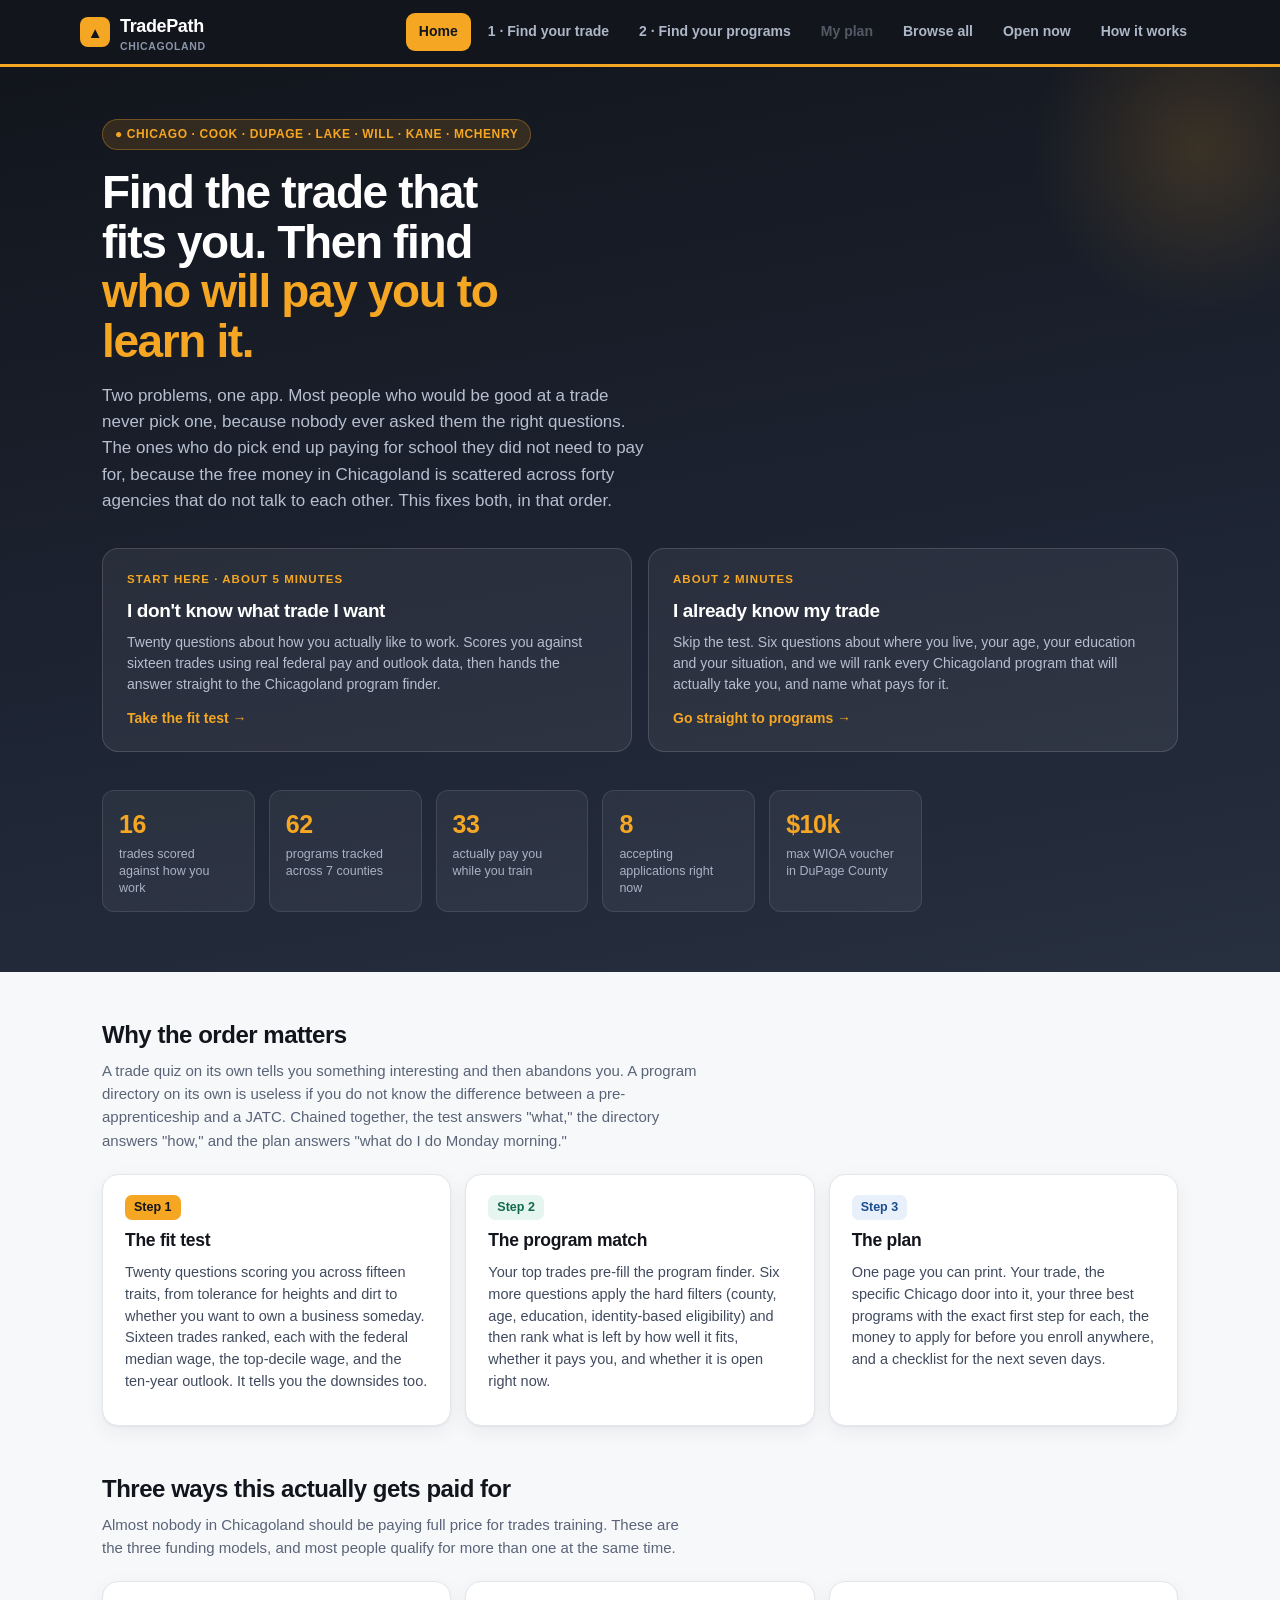
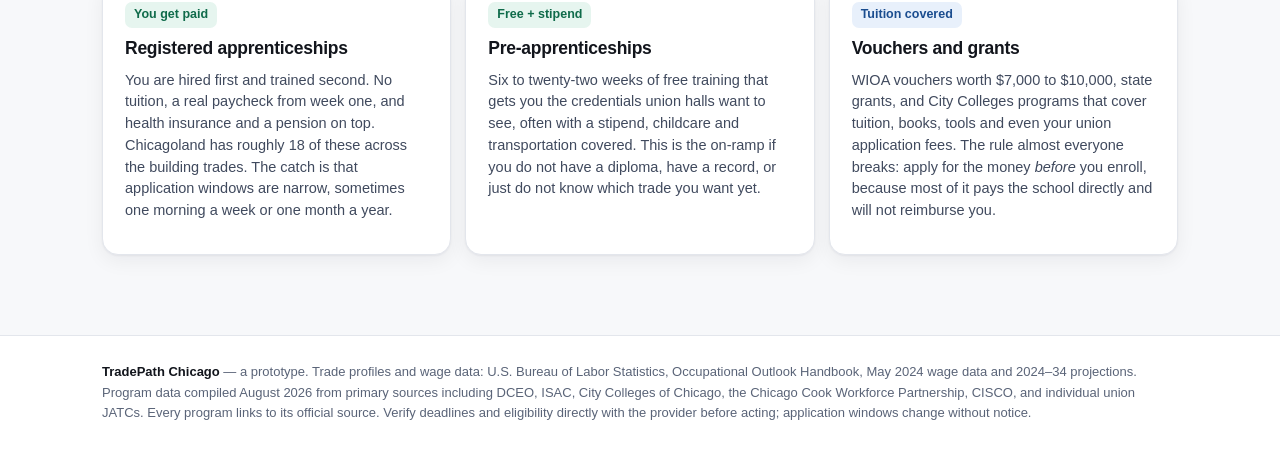
<file: index.html>
<!DOCTYPE html>
<html lang="en">
<head>
<meta charset="utf-8">
<meta name="viewport" content="width=device-width, initial-scale=1">
<title>TradePath Chicago — Find your trade, then find who will pay you to learn it</title>
<style>
:root{
  --ink:#12151c; --ink2:#1c2230; --slate:#5a6478; --line:#e3e6ec;
  --paper:#f7f8fa; --white:#fff;
  --amber:#f5a623; --amber2:#ffc257; --amber-d:#c47f10; --amber-l:#fff6e6;
  --green:#16855c; --green-l:#e6f5ef;
  --blue:#2563b8; --blue-l:#e8f0fb;
  --red:#c0392b; --red-l:#fdeceb;
  --purple:#6b46c1; --purple-l:#f0eafb;
  --r:14px; --sh:0 1px 2px rgba(16,20,30,.05),0 6px 20px rgba(16,20,30,.06);
  --sh2:0 2px 6px rgba(16,20,30,.07),0 18px 44px rgba(16,20,30,.12);
  /* dark surfaces used by the fit test */
  --d-bg:#131720; --d-panel:#1b212c; --d-panel2:#222936; --d-line:#2f3846; --d-ink:#eef1f4; --d-dim:#98a3b4;
}
*{box-sizing:border-box;margin:0;padding:0;-webkit-tap-highlight-color:transparent}
html{scroll-behavior:smooth}
body{
  font-family:-apple-system,BlinkMacSystemFont,"Segoe UI",Inter,Roboto,Helvetica,Arial,sans-serif;
  background:var(--paper); color:var(--ink); line-height:1.55;
  -webkit-font-smoothing:antialiased;
}
.wrap{max-width:1120px;margin:0 auto;padding:0 22px}
.narrow{max-width:820px}

/* ---------- header ---------- */
header.site{background:var(--ink);color:#fff;position:sticky;top:0;z-index:60;border-bottom:3px solid var(--amber)}
.hdr{display:flex;align-items:center;gap:18px;padding:13px 0}
.logo{display:flex;align-items:center;gap:10px;font-weight:800;font-size:18px;letter-spacing:-.02em;cursor:pointer}
.logo .mk{width:30px;height:30px;border-radius:8px;background:var(--amber);display:grid;place-items:center;color:var(--ink);font-size:15px;font-weight:900;flex:none}
.logo small{display:block;font-size:10.5px;font-weight:600;color:#8a94a8;letter-spacing:.06em;text-transform:uppercase;line-height:1}
nav{margin-left:auto;display:flex;gap:4px;flex-wrap:wrap}
nav button{background:transparent;border:0;color:#aeb7c7;font:inherit;font-size:14px;font-weight:600;padding:8px 13px;border-radius:9px;cursor:pointer;transition:.15s}
nav button:hover{background:#232936;color:#fff}
nav button.on{background:var(--amber);color:var(--ink)}
nav button.lock{opacity:.42;cursor:not-allowed}
nav button.lock:hover{background:transparent;color:#aeb7c7}

/* ---------- buttons ---------- */
button{font:inherit;cursor:pointer}
.btn{font:inherit;font-weight:700;font-size:15px;border:0;border-radius:11px;padding:13px 22px;cursor:pointer;display:inline-flex;align-items:center;justify-content:center;gap:8px;transition:.15s;text-decoration:none}
.btn-primary{background:var(--amber);color:var(--ink)}
.btn-primary:hover{background:#ffb63f;transform:translateY(-1px)}
.btn-dark{background:var(--ink);color:#fff}
.btn-dark:hover{background:#2a3243}
.btn-dark:disabled{opacity:.35;cursor:not-allowed;transform:none}
.btn-ghost{background:rgba(255,255,255,.08);color:#fff;border:1px solid rgba(255,255,255,.18)}
.btn-ghost:hover{background:rgba(255,255,255,.15)}
.btn-back{background:#fff;border:1.5px solid var(--line);color:var(--slate);font-weight:650}
.btn-back:hover{border-color:#c3c9d6;color:var(--ink)}
.btn-sm{padding:9px 15px;font-size:14px}

/* ---------- hero ---------- */
.hero{background:linear-gradient(170deg,var(--ink) 0%,#1e2534 62%,#27303f 100%);color:#fff;padding:52px 0 60px;position:relative;overflow:hidden}
.hero:after{content:"";position:absolute;right:-90px;top:-90px;width:340px;height:340px;border-radius:50%;background:radial-gradient(circle,rgba(245,166,35,.16),transparent 70%)}
.hero .wrap{position:relative;z-index:2}
.eyebrow{display:inline-flex;align-items:center;gap:7px;background:rgba(245,166,35,.14);border:1px solid rgba(245,166,35,.32);color:var(--amber);font-size:12px;font-weight:700;letter-spacing:.05em;text-transform:uppercase;padding:5px 12px;border-radius:99px;margin-bottom:18px}
h1.big{font-size:clamp(30px,5vw,46px);line-height:1.08;letter-spacing:-.03em;font-weight:800;max-width:17ch}
h1.big em{font-style:normal;color:var(--amber)}
.sub{color:#b6bfd0;font-size:17px;max-width:58ch;margin-top:16px}
.stats{display:grid;grid-template-columns:repeat(auto-fit,minmax(128px,1fr));gap:14px;margin-top:38px;max-width:820px}
.stat{background:rgba(255,255,255,.05);border:1px solid rgba(255,255,255,.1);border-radius:12px;padding:14px 16px}
.stat b{display:block;font-size:25px;font-weight:800;color:var(--amber);letter-spacing:-.02em}
.stat span{font-size:12.5px;color:#a9b3c4;line-height:1.35;display:block;margin-top:2px}

/* two doors */
.doors{display:grid;grid-template-columns:repeat(auto-fit,minmax(300px,1fr));gap:16px;margin-top:34px}
.door{background:rgba(255,255,255,.06);border:1px solid rgba(255,255,255,.14);border-radius:16px;padding:22px 24px;text-align:left;color:#fff;transition:.16s;display:block;width:100%}
.door:hover{background:rgba(255,255,255,.1);border-color:rgba(245,166,35,.5);transform:translateY(-2px)}
.door .dn{font-size:11.5px;font-weight:800;letter-spacing:.09em;text-transform:uppercase;color:var(--amber);margin-bottom:7px}
.door h3{font-size:19px;font-weight:750;letter-spacing:-.02em;margin-bottom:6px}
.door p{font-size:14px;color:#b6bfd0;line-height:1.5}
.door .go{margin-top:13px;font-size:14px;font-weight:700;color:var(--amber)}

/* ---------- sections ---------- */
main{padding:0 0 80px}
.view{display:none;animation:fade .3s ease}
.view.on{display:block}
@keyframes fade{from{opacity:0;transform:translateY(6px)}to{opacity:1;transform:none}}
.sec-h{margin:0 0 6px;font-size:24px;font-weight:800;letter-spacing:-.02em}
.sec-p{color:var(--slate);font-size:15px;max-width:72ch;margin-bottom:22px}
.pad{padding-top:34px}

/* ---------- stage rail ---------- */
.rail{display:flex;align-items:center;gap:0;margin:0 0 26px;flex-wrap:wrap}
.rail .st{display:flex;align-items:center;gap:9px;font-size:13px;font-weight:650;color:var(--slate);padding:7px 0}
.rail .st .b{width:23px;height:23px;border-radius:50%;background:var(--line);color:var(--slate);display:grid;place-items:center;font-size:12px;font-weight:800;flex:none}
.rail .st.done .b{background:var(--green);color:#fff}
.rail .st.now{color:var(--ink)}
.rail .st.now .b{background:var(--amber);color:var(--ink)}
.rail .sep{flex:1;height:2px;background:var(--line);margin:0 12px;min-width:18px}

/* ---------- dark test card ---------- */
.dark-card{background:var(--d-panel);border:1px solid var(--d-line);border-radius:20px;padding:30px 32px;box-shadow:0 18px 46px rgba(16,20,30,.22);max-width:780px;margin:0 auto;color:var(--d-ink)}
.dark-card .prog{height:6px;background:var(--d-panel2);border-radius:99px;overflow:hidden;margin-bottom:24px;border:1px solid var(--d-line)}
.dark-card .prog i{display:block;height:100%;background:linear-gradient(90deg,var(--amber),var(--amber2));border-radius:99px;transition:width .35s cubic-bezier(.4,0,.2,1)}
.dark-card .step-n{font-size:12px;font-weight:800;letter-spacing:.09em;text-transform:uppercase;color:var(--amber)}
.dark-card .q{font-size:22px;font-weight:800;letter-spacing:-.02em;margin:7px 0 18px;line-height:1.3;color:#fff}
.dopt{display:flex;align-items:flex-start;gap:11px;text-align:left;width:100%;background:var(--d-panel2);border:1.5px solid var(--d-line);border-radius:12px;padding:14px 16px;color:var(--d-ink);font:inherit;font-size:15.5px;line-height:1.45;transition:.13s;margin-bottom:9px}
.dopt:hover{border-color:#49556a;background:#28303e;transform:translateX(2px)}
.dopt.sel{border-color:var(--amber);background:rgba(245,166,35,.12);box-shadow:inset 0 0 0 1px rgba(245,166,35,.34)}
.dopt .k{display:grid;place-items:center;width:23px;height:23px;flex:none;border-radius:7px;background:#333c4c;color:var(--d-dim);font-size:12px;font-weight:800;margin-top:1px}
.dopt.sel .k{background:var(--amber);color:#1a1205}
.dnav{display:flex;gap:10px;margin-top:22px;align-items:center}
.btn-dback{background:transparent;border:1.5px solid var(--d-line);color:var(--d-dim);font-weight:650}
.btn-dback:hover{color:#fff;border-color:#49556a}
.dhint{margin-left:auto;font-size:12.5px;color:var(--d-dim)}

/* ---------- light quiz card ---------- */
.quiz-card{background:#fff;border:1px solid var(--line);border-radius:20px;box-shadow:var(--sh);padding:32px;max-width:780px;margin:0 auto}
.quiz-card .prog{height:6px;background:var(--line);border-radius:99px;overflow:hidden;margin-bottom:26px}
.quiz-card .prog i{display:block;height:100%;background:var(--amber);border-radius:99px;transition:width .35s cubic-bezier(.4,0,.2,1)}
.step-n{font-size:12px;font-weight:700;letter-spacing:.08em;text-transform:uppercase;color:var(--amber-d)}
.q{font-size:23px;font-weight:800;letter-spacing:-.02em;margin:6px 0 4px}
.q-hint{color:var(--slate);font-size:14px;margin-bottom:20px}
.opts{display:grid;gap:9px}
.opts.two{grid-template-columns:repeat(auto-fit,minmax(215px,1fr))}
.opt{display:flex;align-items:flex-start;gap:11px;text-align:left;width:100%;background:#fff;border:1.5px solid var(--line);border-radius:12px;padding:13px 15px;font:inherit;cursor:pointer;transition:.13s}
.opt:hover{border-color:#c3c9d6;background:#fcfcfd}
.opt.sel{border-color:var(--amber);background:var(--amber-l);box-shadow:0 0 0 3px rgba(245,166,35,.15)}
.opt .bx{width:19px;height:19px;border:2px solid #c8cedb;border-radius:6px;flex:none;margin-top:1px;display:grid;place-items:center;transition:.13s;font-size:12px;font-weight:900}
.opt .bx.rd{border-radius:50%}
.opt.sel .bx{background:var(--amber);border-color:var(--amber);color:var(--ink)}
.opt strong{display:block;font-size:15px;font-weight:650}
.opt span.d{display:block;font-size:13px;color:var(--slate);line-height:1.4;margin-top:1px}
.opt .pre{display:inline-block;background:var(--amber-l);border:1px solid #f0d9a8;color:var(--amber-d);border-radius:6px;padding:1px 7px;font-size:11px;font-weight:800;letter-spacing:.03em;margin-left:7px;vertical-align:1px}
.q-nav{display:flex;gap:10px;margin-top:26px;align-items:center}
.q-nav .btn-dark{margin-left:auto}

/* ---------- trade result cards ---------- */
.trade-rank{background:#fff;border:1px solid var(--line);border-radius:18px;padding:24px 26px;margin-bottom:15px;box-shadow:var(--sh);position:relative;overflow:hidden}
.trade-rank.one{border-color:rgba(245,166,35,.55);box-shadow:0 0 0 1px rgba(245,166,35,.18),var(--sh2)}
.trade-rank .badge{position:absolute;top:0;right:0;background:var(--paper);border-left:1px solid var(--line);border-bottom:1px solid var(--line);border-radius:0 17px 0 12px;padding:6px 14px;font-size:11.5px;font-weight:800;color:var(--slate);letter-spacing:.06em}
.trade-rank.one .badge{background:var(--amber);color:var(--ink);border-color:transparent}
.trade-rank h3{font-size:23px;font-weight:800;letter-spacing:-.025em;margin-bottom:3px;padding-right:80px}
.trade-rank .tagline{color:var(--slate);font-size:14.5px;margin-bottom:15px}
.fitline{display:flex;align-items:center;gap:12px;margin-bottom:16px}
.fitbar{flex:1;height:8px;background:var(--line);border-radius:99px;overflow:hidden}
.fitbar i{display:block;height:100%;background:linear-gradient(90deg,var(--amber-d),var(--amber2));border-radius:99px}
.fitpct{font-size:13px;font-weight:800;color:var(--amber-d);min-width:66px;text-align:right}
.why-box{background:var(--green-l);border:1px solid #b8e2d1;border-radius:10px;padding:11px 14px;font-size:14.5px;color:#0f6b4a;margin-bottom:15px}
.why-box b{font-weight:800}
.facts{display:grid;grid-template-columns:repeat(auto-fit,minmax(190px,1fr));gap:12px;margin-bottom:16px}
.fact{background:var(--paper);border:1px solid var(--line);border-radius:11px;padding:11px 14px}
.fact b{display:block;font-size:11px;font-weight:700;letter-spacing:.06em;text-transform:uppercase;color:var(--slate);margin-bottom:3px}
.fact span{font-size:15px;font-weight:650;color:var(--ink);line-height:1.35;display:block}
.fact span small{display:block;font-weight:400;font-size:12px;color:var(--slate);margin-top:2px}
.rowlist{display:grid;gap:11px;font-size:14.5px}
.rowlist>div{display:grid;grid-template-columns:106px minmax(0,1fr);gap:12px;align-items:start}
.rowlist .l{color:var(--slate);font-size:11px;text-transform:uppercase;letter-spacing:.07em;padding-top:3px;font-weight:700}
.rowlist .v{color:#3a4356;line-height:1.55}
.warnbox{margin-top:14px;font-size:14px;color:#96271b;background:var(--red-l);border:1px solid #f3c4bf;border-radius:10px;padding:11px 14px}
.warnbox b{font-weight:800}
.localbox{margin-top:14px;font-size:14.5px;color:#4c2f96;background:var(--purple-l);border:1px solid #d9cbf5;border-radius:10px;padding:12px 15px;line-height:1.55}
.localbox b{font-weight:800;display:block;margin-bottom:3px;font-size:12px;letter-spacing:.05em;text-transform:uppercase}

details.all{border:1px solid var(--line);border-radius:14px;background:#fff;margin-top:12px;box-shadow:var(--sh)}
details.all summary{padding:16px 22px;cursor:pointer;font-weight:700;list-style:none;display:flex;justify-content:space-between;align-items:center;font-size:15px}
details.all summary::-webkit-details-marker{display:none}
details.all summary::after{content:"▾";color:var(--slate);transition:transform .2s}
details.all[open] summary::after{transform:rotate(180deg)}
.allrows{padding:0 22px 18px}
.allrow{display:flex;align-items:center;gap:12px;padding:9px 0;border-top:1px solid var(--line);font-size:14.5px}
.allrow .n{color:var(--slate);font-size:12.5px;width:22px;flex:none}
.allrow .nm{flex:1}
.allrow .bb{width:110px;height:6px;background:var(--line);border-radius:99px;overflow:hidden;flex:none}
.allrow .bb i{display:block;height:100%;background:#b3bcca;border-radius:99px}
.allrow .pp{width:44px;text-align:right;color:var(--slate);font-size:13px;flex:none;font-weight:650}

/* handoff banner */
.handoff{background:linear-gradient(160deg,var(--ink),#242c3b);color:#fff;border-radius:18px;padding:28px 30px;margin:26px 0 8px;position:relative;overflow:hidden}
.handoff:after{content:"";position:absolute;right:-60px;bottom:-70px;width:230px;height:230px;border-radius:50%;background:radial-gradient(circle,rgba(245,166,35,.18),transparent 70%)}
.handoff .in{position:relative;z-index:2}
.handoff h3{font-size:22px;font-weight:800;letter-spacing:-.02em;margin-bottom:8px}
.handoff p{color:#b6bfd0;font-size:15px;max-width:62ch;margin-bottom:18px}
.handoff .cnt{display:inline-flex;align-items:center;gap:8px;background:rgba(245,166,35,.14);border:1px solid rgba(245,166,35,.34);color:var(--amber);border-radius:99px;padding:5px 13px;font-size:12.5px;font-weight:700;margin-bottom:14px}

/* ---------- result header ---------- */
.res-hd{background:#fff;border:1px solid var(--line);border-radius:18px;padding:22px 26px;box-shadow:var(--sh);margin-bottom:24px;display:flex;gap:20px;align-items:center;flex-wrap:wrap}
.res-hd .big{font-size:38px;font-weight:800;color:var(--amber-d);line-height:1;letter-spacing:-.03em;align-self:flex-start;padding-top:3px}
.res-hd h2{font-size:20px;font-weight:800;letter-spacing:-.02em;margin-bottom:3px}
.res-hd p{color:var(--slate);font-size:14.5px}
.chips{display:flex;gap:6px;flex-wrap:wrap;margin-top:10px}
.chip{background:var(--paper);border:1px solid var(--line);border-radius:99px;padding:3px 11px;font-size:12.5px;font-weight:600;color:var(--slate)}
.chip.hi{background:var(--amber-l);border-color:#f0d9a8;color:var(--amber-d);font-weight:700}

.group-h{display:flex;align-items:center;gap:10px;margin:30px 0 4px}
.group-h h3{font-size:17px;font-weight:800;letter-spacing:-.01em}
.group-h .n{background:var(--ink);color:#fff;font-size:12px;font-weight:700;border-radius:99px;padding:2px 9px}
.group-p{color:var(--slate);font-size:14px;margin-bottom:16px;max-width:74ch}

/* ---------- program cards ---------- */
.grid{display:grid;gap:14px}
.card{background:#fff;border:1px solid var(--line);border-radius:16px;padding:20px 22px;box-shadow:var(--sh);cursor:pointer;transition:.16s;position:relative;overflow:hidden;text-align:left;width:100%;font:inherit;color:var(--ink);display:block}
.card:hover{box-shadow:var(--sh2);transform:translateY(-2px);border-color:#d4d9e3}
.card.rank1:before{content:"";position:absolute;left:0;top:0;bottom:0;width:4px;background:var(--amber)}
.card-top{display:flex;justify-content:space-between;gap:14px;align-items:flex-start;margin-bottom:9px}
.card h4{font-size:17.5px;font-weight:750;letter-spacing:-.015em;line-height:1.25}
.card .org{font-size:13.5px;color:var(--slate);font-weight:550;margin-top:2px}
.card .blurb{font-size:14.5px;color:#404a5e;margin:10px 0 12px;line-height:1.5}
.val{background:var(--green-l);border:1px solid #b8e2d1;border-radius:9px;padding:8px 12px;font-size:13.5px;font-weight:650;color:#0f6b4a;margin-bottom:12px;display:flex;gap:7px;align-items:flex-start}
.meta{display:flex;gap:6px;flex-wrap:wrap;font-size:12.5px}
.tag{border-radius:7px;padding:3px 9px;font-weight:650;white-space:nowrap}
.t-paid{background:var(--green-l);color:#0f6b4a}
.t-free{background:var(--blue-l);color:#1b4d8f}
.t-time{background:var(--paper);color:var(--slate);border:1px solid var(--line)}
.t-open{background:var(--green);color:#fff}
.t-urgent{background:var(--red-l);color:var(--red);border:1px solid #f3c4bf}
.t-trade{background:var(--amber);color:var(--ink)}
.score{flex:none;text-align:right}
.score b{display:block;font-size:21px;font-weight:800;color:var(--amber-d);line-height:1;letter-spacing:-.02em}
.score span{font-size:10.5px;font-weight:700;letter-spacing:.06em;text-transform:uppercase;color:var(--slate)}
.why{margin-top:12px;padding-top:12px;border-top:1px dashed var(--line);display:flex;gap:6px;flex-wrap:wrap}
.why b{font-size:12px;font-weight:700;color:var(--slate);text-transform:uppercase;letter-spacing:.05em;width:100%;margin-bottom:2px}
.why-i{background:var(--amber-l);border:1px solid #f3ddb4;color:#8a5d05;border-radius:7px;padding:3px 9px;font-size:12.5px;font-weight:600}
.blocked .card{border-style:dashed}
.fix{background:var(--purple-l);border:1px solid #d9cbf5;border-radius:9px;padding:9px 12px;font-size:13.5px;color:#4c2f96;margin-top:12px;line-height:1.5}
.fix b{font-weight:750}

/* ---------- filters ---------- */
.filters{background:#fff;border:1px solid var(--line);border-radius:16px;padding:16px 18px;box-shadow:var(--sh);margin-bottom:22px;display:flex;gap:16px;flex-wrap:wrap;align-items:flex-end}
.fgrp label{display:block;font-size:11.5px;font-weight:700;letter-spacing:.06em;text-transform:uppercase;color:var(--slate);margin-bottom:5px}
.fgrp select,.fgrp input{font:inherit;font-size:14px;border:1.5px solid var(--line);border-radius:9px;padding:8px 11px;background:#fff;color:var(--ink);min-width:168px}
.fgrp input{min-width:228px}
.fgrp select:focus,.fgrp input:focus{outline:0;border-color:var(--amber);box-shadow:0 0 0 3px rgba(245,166,35,.14)}
.count{margin-left:auto;font-size:13.5px;color:var(--slate);font-weight:600;padding-bottom:9px}

/* ---------- modal ---------- */
.ov{position:fixed;inset:0;background:rgba(12,15,22,.6);backdrop-filter:blur(3px);z-index:100;display:none;align-items:flex-start;justify-content:center;padding:32px 18px;overflow-y:auto}
.ov.on{display:flex}
.modal{background:#fff;border-radius:20px;max-width:800px;width:100%;box-shadow:0 30px 80px rgba(0,0,0,.35);animation:pop .22s cubic-bezier(.34,1.4,.64,1);overflow:hidden}
@keyframes pop{from{opacity:0;transform:scale(.96) translateY(10px)}to{opacity:1;transform:none}}
.m-hd{background:var(--ink);color:#fff;padding:26px 30px;position:relative}
.m-hd h3{font-size:23px;font-weight:800;letter-spacing:-.02em;line-height:1.2;padding-right:44px}
.m-hd .org{color:var(--amber);font-size:14px;font-weight:650;margin-top:4px}
.x{position:absolute;right:20px;top:22px;background:rgba(255,255,255,.12);border:0;color:#fff;width:32px;height:32px;border-radius:9px;font-size:18px;cursor:pointer;line-height:1}
.x:hover{background:rgba(255,255,255,.24)}
.m-bd{padding:26px 30px 30px;max-height:64vh;overflow-y:auto}
.m-val{background:var(--green-l);border:1px solid #b8e2d1;border-radius:11px;padding:13px 16px;font-size:15px;font-weight:650;color:#0f6b4a;margin-bottom:18px}
.m-blurb{font-size:15px;color:#3a4356;line-height:1.6;margin-bottom:20px}
.m-h4{font-size:15px;font-weight:800;letter-spacing:-.01em;margin:22px 0 10px;display:flex;align-items:center;gap:8px}
.m-h4:before{content:"";width:3px;height:16px;background:var(--amber);border-radius:2px}
.reqs{display:grid;gap:7px}
.reqs li{list-style:none;font-size:14.5px;color:#3a4356;padding-left:24px;position:relative;line-height:1.45}
.reqs li:before{content:"✓";position:absolute;left:0;top:0;color:var(--green);font-weight:800}
.earns{display:flex;gap:6px;flex-wrap:wrap}
.earn{background:var(--blue-l);border:1px solid #c3d9f5;color:#1b4d8f;border-radius:8px;padding:4px 11px;font-size:13px;font-weight:600}
.chk{display:grid;gap:8px}
.chk-i{display:flex;gap:12px;align-items:flex-start;background:var(--paper);border:1.5px solid var(--line);border-radius:11px;padding:12px 15px;cursor:pointer;transition:.13s;text-align:left;width:100%;font:inherit}
.chk-i:hover{border-color:#c8cedb;background:#fff}
.chk-i.done{background:var(--green-l);border-color:#b8e2d1}
.chk-i.done .txt{text-decoration:line-through;color:#6f8a80}
.chk-i .bx2{width:22px;height:22px;border:2px solid #c8cedb;border-radius:7px;flex:none;display:grid;place-items:center;font-size:13px;font-weight:900;transition:.13s;background:#fff}
.chk-i.done .bx2{background:var(--green);border-color:var(--green);color:#fff}
.chk-i .num{flex:none;width:22px;height:22px;border-radius:50%;background:var(--ink);color:#fff;font-size:11.5px;font-weight:800;display:grid;place-items:center}
.chk-i .txt{font-size:14.5px;color:#2c3446;line-height:1.5}
.warn{background:var(--red-l);border:1px solid #f3c4bf;border-radius:10px;padding:11px 14px;font-size:13.5px;color:#96271b;margin:16px 0}
.m-ft{border-top:1px solid var(--line);padding:18px 30px;display:flex;gap:10px;flex-wrap:wrap;align-items:center;background:var(--paper)}
.m-ft .contact{font-size:13px;color:var(--slate);flex:1;min-width:200px;line-height:1.45}

/* ---------- deadline board ---------- */
.dl-grid{display:grid;gap:12px}
.dl{background:#fff;border:1px solid var(--line);border-left:4px solid var(--slate);border-radius:13px;padding:15px 19px;box-shadow:var(--sh);cursor:pointer;transition:.15s;display:flex;gap:16px;align-items:center;flex-wrap:wrap;text-align:left;width:100%;font:inherit;color:var(--ink)}
.dl:hover{box-shadow:var(--sh2);transform:translateX(2px)}
.dl.open{border-left-color:var(--green)}
.dl.urgent{border-left-color:var(--red)}
.dl.yours{background:#fffdf7;border-left-color:var(--amber)}
.dl-l{flex:1;min-width:240px}
.dl-l b{font-size:15.5px;font-weight:700;display:block}
.dl-l span{font-size:13px;color:var(--slate)}
.dl-r{font-size:13.5px;font-weight:650;text-align:right;max-width:340px}
.dl.open .dl-r{color:var(--green)}
.dl.urgent .dl-r{color:var(--red)}
.mine{display:inline-block;background:var(--amber);color:var(--ink);font-size:10.5px;font-weight:800;letter-spacing:.05em;border-radius:5px;padding:1px 6px;margin-left:7px;vertical-align:2px}

/* ---------- plan ---------- */
.plan-doc{background:#fff;border:1px solid var(--line);border-radius:18px;padding:34px 38px;box-shadow:var(--sh);max-width:880px}
.plan-doc h2{font-size:26px;font-weight:800;letter-spacing:-.025em;margin-bottom:5px}
.plan-doc .pmeta{color:var(--slate);font-size:14px;margin-bottom:24px;padding-bottom:20px;border-bottom:2px solid var(--line)}
.plan-doc h3{font-size:17px;font-weight:800;letter-spacing:-.015em;margin:28px 0 11px;display:flex;gap:9px;align-items:center}
.plan-doc h3:before{content:"";width:3px;height:18px;background:var(--amber);border-radius:2px;flex:none}
.plan-doc p{font-size:15px;color:#3a4356;line-height:1.65;margin-bottom:12px}
.pstep{display:flex;gap:13px;align-items:flex-start;background:var(--paper);border:1px solid var(--line);border-radius:12px;padding:14px 17px;margin-bottom:9px}
.pstep .pn{flex:none;width:25px;height:25px;border-radius:50%;background:var(--ink);color:#fff;font-size:12px;font-weight:800;display:grid;place-items:center}
.pstep .pb{flex:1}
.pstep .pb b{display:block;font-size:15px;font-weight:750;margin-bottom:2px}
.pstep .pb span{font-size:14px;color:var(--slate);line-height:1.5;display:block}
.pstep .pb .ct{font-size:13px;color:var(--ink);margin-top:5px;display:block}
.pcall{background:var(--amber-l);border:1px solid #f0d9a8;border-radius:12px;padding:16px 19px;margin-bottom:14px}
.pcall b{display:block;font-size:14.5px;font-weight:800;margin-bottom:5px;color:var(--amber-d)}
.pcall p{font-size:14.5px;color:#6b4a08;margin:0;line-height:1.6}
.week{display:grid;gap:8px}
.week-i{display:flex;gap:12px;align-items:flex-start;background:#fff;border:1.5px solid var(--line);border-radius:11px;padding:12px 15px}
.week-i .wb{width:20px;height:20px;border:2px solid #c8cedb;border-radius:6px;flex:none;margin-top:1px}
.week-i .wt{font-size:14.5px;color:#2c3446;line-height:1.5}
.plan-actions{display:flex;gap:10px;flex-wrap:wrap;margin-top:26px}

/* ---------- methodology ---------- */
.plan{background:#fff;border:1px solid var(--line);border-radius:18px;padding:30px 34px;box-shadow:var(--sh);max-width:880px}
.plan h3{font-size:19px;font-weight:800;letter-spacing:-.02em;margin:26px 0 10px;display:flex;gap:9px;align-items:center}
.plan h3:first-child{margin-top:0}
.plan h3:before{content:"";width:3px;height:19px;background:var(--amber);border-radius:2px;flex:none}
.plan p{font-size:15px;color:#3a4356;line-height:1.65;margin-bottom:12px}
.plan ul{margin:0 0 14px 0;padding-left:0}
.plan li{list-style:none;font-size:14.5px;color:#3a4356;line-height:1.55;padding-left:22px;position:relative;margin-bottom:7px}
.plan li:before{content:"▸";position:absolute;left:2px;color:var(--amber-d);font-weight:800}
.phase{background:var(--paper);border:1px solid var(--line);border-radius:12px;padding:15px 18px;margin-bottom:11px}
.phase b{display:block;font-size:14.5px;font-weight:750;margin-bottom:4px}
.phase span{font-size:14px;color:var(--slate);line-height:1.5}
code{background:var(--paper);border:1px solid var(--line);border-radius:5px;padding:1px 5px;font-size:13px;font-family:ui-monospace,SFMono-Regular,Menlo,monospace}

footer{border-top:1px solid var(--line);background:#fff;padding:26px 0;font-size:13px;color:var(--slate);line-height:1.6}
footer b{color:var(--ink)}
.empty{background:#fff;border:1px dashed var(--line);border-radius:16px;padding:44px 30px;text-align:center;color:var(--slate)}
.empty b{display:block;font-size:17px;color:var(--ink);margin-bottom:6px}
.gate{background:#fff;border:1px dashed var(--line);border-radius:16px;padding:40px 30px;text-align:center;max-width:600px;margin:0 auto}
.gate b{display:block;font-size:19px;color:var(--ink);margin-bottom:8px;font-weight:800}
.gate p{color:var(--slate);font-size:15px;margin-bottom:20px;line-height:1.6}

/* ============================================================
   ADDED · Chicago live data layer (Team 6 / Claude). Additive
   block only; nothing above this line was changed.
   ============================================================ */
.livebox{margin-top:14px;background:var(--green-l);border:1px solid #b8e2d1;border-radius:10px;padding:13px 15px}
.livebox .lbh{display:flex;align-items:center;gap:7px;font-size:11px;font-weight:800;letter-spacing:.06em;text-transform:uppercase;color:var(--green);margin-bottom:7px}
.livebox .lbdot{width:7px;height:7px;border-radius:50%;background:var(--green);animation:lbpulse 1.6s ease infinite}
@keyframes lbpulse{0%,100%{opacity:1}50%{opacity:.3}}
.livebox .lbhead{font-size:14.5px;font-weight:700;color:#0f6b4a;margin-bottom:8px}
.lbco{display:flex;align-items:center;gap:10px;padding:5px 0;border-top:1px dashed #b8e2d1;font-size:13.5px;color:#134f38}
.lbco:first-of-type{border-top:0}
.lbco .nm{flex:1;min-width:0;overflow:hidden;text-overflow:ellipsis;white-space:nowrap;font-weight:600}
.lbco .bb{width:78px;height:5px;background:#cdeadf;border-radius:99px;overflow:hidden;flex:none}
.lbco .bb i{display:block;height:100%;background:var(--green);border-radius:99px}
.lbco .n{width:74px;text-align:right;font-size:12px;color:#3f7a63;flex:none}
.lbareas{display:flex;gap:6px;flex-wrap:wrap;margin-top:10px}
.lbarea{background:#fff;border:1px solid #b8e2d1;color:#0f6b4a;border-radius:99px;padding:3px 10px;font-size:12px;font-weight:650}
.lbsrc{margin-top:9px;font-size:12px;color:#557a6b;line-height:1.5}
.lbsrc b{color:#134f38}
@media print{.livebox .lbdot{animation:none}}

/* ---------- print ---------- */
@media print{
  header.site,nav,footer,.plan-actions,.rail{display:none !important}
  body{background:#fff}
  .view{display:none !important}
  .view.on{display:block !important}
  .plan-doc{box-shadow:none;border:0;padding:0;max-width:100%}
  .pstep,.week-i,.pcall{break-inside:avoid}
  .pad{padding-top:0}
  a{text-decoration:none;color:#000}
}

@media(max-width:700px){
  .quiz-card,.dark-card{padding:22px 18px}
  .plan-doc{padding:24px 20px}
  .m-hd,.m-bd,.m-ft{padding-left:20px;padding-right:20px}
  .hdr{flex-wrap:wrap}
  nav{width:100%;margin-left:0}
  .rowlist>div{grid-template-columns:1fr;gap:2px}
  .trade-rank h3{padding-right:0}
  .trade-rank .badge{position:static;border-radius:7px;display:inline-block;margin-bottom:9px;border:1px solid var(--line)}
  .allrow .bb{width:56px}
}
</style>
</head>
<body>
<header class="site">
  <div class="wrap hdr">
    <div class="logo" onclick="show('home')">
      <div class="mk">▲</div>
      <div>TradePath<br><small>Chicagoland</small></div>
    </div>
    <nav id="nav">
      <button data-v="home" class="on">Home</button>
      <button data-v="test">1 · Find your trade</button>
      <button data-v="eligibility">2 · Find your programs</button>
      <button data-v="myplan">My plan</button>
      <button data-v="browse">Browse all</button>
      <button data-v="deadlines">Open now</button>
      <button data-v="method">How it works</button>
    </nav>
  </div>
</header>

<main>

<!-- ==================== HOME ==================== -->
<section class="view on" id="v-home">
  <div class="hero">
    <div class="wrap">
      <div class="eyebrow">● Chicago · Cook · DuPage · Lake · Will · Kane · McHenry</div>
      <h1 class="big">Find the trade that fits you. Then find <em>who will pay you to learn it.</em></h1>
      <p class="sub">Two problems, one app. Most people who would be good at a trade never pick one, because nobody ever asked them the right questions. The ones who do pick end up paying for school they did not need to pay for, because the free money in Chicagoland is scattered across forty agencies that do not talk to each other. This fixes both, in that order.</p>
      <div class="doors">
        <button class="door" data-go="test">
          <div class="dn">Start here · about 5 minutes</div>
          <h3>I don't know what trade I want</h3>
          <p>Twenty questions about how you actually like to work. Scores you against sixteen trades using real federal pay and outlook data, then hands the answer straight to the Chicagoland program finder.</p>
          <div class="go">Take the fit test →</div>
        </button>
        <button class="door" data-go="eligibility">
          <div class="dn">About 2 minutes</div>
          <h3>I already know my trade</h3>
          <p>Skip the test. Six questions about where you live, your age, your education and your situation, and we will rank every Chicagoland program that will actually take you, and name what pays for it.</p>
          <div class="go">Go straight to programs →</div>
        </button>
      </div>
      <div class="stats" id="homeStats"></div>
    </div>
  </div>

  <div class="wrap" style="padding-top:44px">
    <h2 class="sec-h">Why the order matters</h2>
    <p class="sec-p">A trade quiz on its own tells you something interesting and then abandons you. A program directory on its own is useless if you do not know the difference between a pre-apprenticeship and a JATC. Chained together, the test answers "what," the directory answers "how," and the plan answers "what do I do Monday morning."</p>
    <div class="grid" style="grid-template-columns:repeat(auto-fit,minmax(268px,1fr))">
      <div class="card" style="cursor:default">
        <div class="meta" style="margin-bottom:10px"><span class="tag t-trade">Step 1</span></div>
        <h4>The fit test</h4>
        <p class="blurb">Twenty questions scoring you across fifteen traits, from tolerance for heights and dirt to whether you want to own a business someday. Sixteen trades ranked, each with the federal median wage, the top-decile wage, and the ten-year outlook. It tells you the downsides too.</p>
      </div>
      <div class="card" style="cursor:default">
        <div class="meta" style="margin-bottom:10px"><span class="tag t-paid">Step 2</span></div>
        <h4>The program match</h4>
        <p class="blurb">Your top trades pre-fill the program finder. Six more questions apply the hard filters (county, age, education, identity-based eligibility) and then rank what is left by how well it fits, whether it pays you, and whether it is open right now.</p>
      </div>
      <div class="card" style="cursor:default">
        <div class="meta" style="margin-bottom:10px"><span class="tag t-free">Step 3</span></div>
        <h4>The plan</h4>
        <p class="blurb">One page you can print. Your trade, the specific Chicago door into it, your three best programs with the exact first step for each, the money to apply for before you enroll anywhere, and a checklist for the next seven days.</p>
      </div>
    </div>

    <h2 class="sec-h" style="margin-top:44px">Three ways this actually gets paid for</h2>
    <p class="sec-p">Almost nobody in Chicagoland should be paying full price for trades training. These are the three funding models, and most people qualify for more than one at the same time.</p>
    <div class="grid" style="grid-template-columns:repeat(auto-fit,minmax(268px,1fr))">
      <div class="card" style="cursor:default">
        <div class="meta" style="margin-bottom:10px"><span class="tag t-paid">You get paid</span></div>
        <h4>Registered apprenticeships</h4>
        <p class="blurb">You are hired first and trained second. No tuition, a real paycheck from week one, and health insurance and a pension on top. Chicagoland has roughly 18 of these across the building trades. The catch is that application windows are narrow, sometimes one morning a week or one month a year.</p>
      </div>
      <div class="card" style="cursor:default">
        <div class="meta" style="margin-bottom:10px"><span class="tag t-paid">Free + stipend</span></div>
        <h4>Pre-apprenticeships</h4>
        <p class="blurb">Six to twenty-two weeks of free training that gets you the credentials union halls want to see, often with a stipend, childcare and transportation covered. This is the on-ramp if you do not have a diploma, have a record, or just do not know which trade you want yet.</p>
      </div>
      <div class="card" style="cursor:default">
        <div class="meta" style="margin-bottom:10px"><span class="tag t-free">Tuition covered</span></div>
        <h4>Vouchers and grants</h4>
        <p class="blurb">WIOA vouchers worth $7,000 to $10,000, state grants, and City Colleges programs that cover tuition, books, tools and even your union application fees. The rule almost everyone breaks: apply for the money <em>before</em> you enroll, because most of it pays the school directly and will not reimburse you.</p>
      </div>
    </div>
  </div>
</section>

<!-- ==================== FIT TEST ==================== -->
<section class="view" id="v-test">
  <div class="wrap narrow pad">
    <div class="rail" id="rail-test"></div>
    <div class="dark-card">
      <div class="prog"><i id="tbar" style="width:0%"></i></div>
      <div id="tbody"></div>
      <div class="dnav">
        <button class="btn btn-dback btn-sm" id="tback">← Back</button>
        <button class="btn btn-primary btn-sm" id="tnext" disabled>Next →</button>
        <span class="dhint">Press A–D or 1–4</span>
      </div>
    </div>
  </div>
</section>

<!-- ==================== TEST RESULTS ==================== -->
<section class="view" id="v-traderesults">
  <div class="wrap pad" id="tradeResultsBody"></div>
</section>

<!-- ==================== ELIGIBILITY QUIZ ==================== -->
<section class="view" id="v-eligibility">
  <div class="wrap narrow pad">
    <div class="rail" id="rail-elig"></div>
    <div class="quiz-card">
      <div class="prog"><i id="ebar" style="width:0%"></i></div>
      <div id="ebody"></div>
      <div class="q-nav">
        <button class="btn btn-back btn-sm" id="eback">← Back</button>
        <button class="btn btn-dark btn-sm" id="enext">Next →</button>
      </div>
    </div>
  </div>
</section>

<!-- ==================== PROGRAM RESULTS ==================== -->
<section class="view" id="v-results">
  <div class="wrap pad" id="resultsBody"></div>
</section>

<!-- ==================== MY PLAN ==================== -->
<section class="view" id="v-myplan">
  <div class="wrap pad" id="myPlanBody"></div>
</section>

<!-- ==================== BROWSE ==================== -->
<section class="view" id="v-browse">
  <div class="wrap pad">
    <h2 class="sec-h">Every program we track</h2>
    <p class="sec-p">All verified against primary sources in August 2026. Programs marked "verify" have details their own websites do not publish, so call before you count on them.</p>
    <div class="filters">
      <div class="fgrp"><label>Search</label><input id="fq" placeholder="Welding, electrical, veteran…"></div>
      <div class="fgrp"><label>County</label><select id="fc"></select></div>
      <div class="fgrp"><label>Trade</label><select id="ft"></select></div>
      <div class="fgrp"><label>Type</label><select id="fy"></select></div>
      <div class="count" id="fcount"></div>
    </div>
    <div class="grid" id="browseGrid"></div>
  </div>
</section>

<!-- ==================== DEADLINES ==================== -->
<section class="view" id="v-deadlines">
  <div class="wrap pad">
    <h2 class="sec-h">What's open right now</h2>
    <p class="sec-p">Union application windows are the single biggest reason people miss out. Some open one morning a week, some open one month a year, and some are announced by email with almost no notice. This is the board, sorted by urgency. If you have taken the fit test, the ones tied to your trades are flagged.</p>
    <div class="dl-grid" id="dlGrid"></div>
  </div>
</section>

<!-- ==================== METHOD ==================== -->
<section class="view" id="v-method">
  <div class="wrap pad">
    <h2 class="sec-h">How this works, and how to build it out</h2>
    <p class="sec-p">The strategy behind both halves of the matching, the seam where they join, and what it would take to turn this prototype into something real.</p>
    <div class="plan">
      <h3>The problem this solves</h3>
      <p>Chicagoland does not have a funding shortage for trades training. It has a <em>navigation</em> problem, and it has an <em>orientation</em> problem, and those are different problems that need to be solved in sequence.</p>
      <p>The navigation problem: between the state, the county, the city, seven workforce boards, City Colleges, roughly 18 union JATCs and 40-plus nonprofit providers, there is well over $50 million a year flowing toward exactly the person who wants to learn a trade. Almost none of it is discoverable from a single place, and the eligibility rules differ on every axis that matters: age, county, income, diploma status, veteran status, record, gender, and whether you happen to check a website on the right Wednesday. The result is that the people who most need the money route around it. They enroll at a for-profit trade school, take on debt, and never find out that a WIOA voucher would have covered it, or that the union hall two neighborhoods over would have paid them to learn the same trade.</p>
      <p>The orientation problem is upstream of that and larger. Most people who would thrive in a trade never seriously consider one, and the ones who do consider it pick by proximity: a relative is an electrician, so they look at electrical. Nobody ever asks them whether they would rather be eighty feet up on a beam or holding a tolerance to a thousandth of an inch indoors, which are both trades, and which suit opposite people. A directory cannot fix that. A directory assumes you already know the answer.</p>

      <h3>Why the two halves need each other</h3>
      <p>Run alone, each half fails in a predictable way. A trade-fit quiz produces a satisfying result and then abandons the user at exactly the moment they are most motivated, with a suggestion to "search your state plus the trade." A program directory presents sixty options to somebody who cannot yet tell a pre-apprenticeship from a JATC, and the most common outcome is that they close the tab.</p>
      <p>Chained, the seam does real work. The fit test outputs a ranked trade vector; the directory consumes it as a scoring input rather than a filter, which matters because a user's second and third trades are often served by programs their first is not. And the handoff is the moment of highest intent in the whole flow, which is the correct moment to ask the six eligibility questions people are otherwise reluctant to answer.</p>

      <h3>How the fit test scores</h3>
      <p>Twenty forced-choice questions, each option carrying signed weights across fifteen traits: <code>outdoor</code>, <code>heights</code>, <code>physical</code>, <code>precision</code>, <code>diagnose</code>, <code>machines</code>, <code>people</code>, <code>travel</code>, <code>business</code>, <code>tech</code>, <code>grit</code>, <code>routine</code>, <code>risk</code>, <code>craft</code>, <code>team</code>. Answers sum into a user vector, normalized to −1..1 against the maximum obtainable per trait.</p>
      <ul>
        <li>Each of the sixteen trades carries a 0–10 profile on the same fifteen traits.</li>
        <li>Trades are scored against how far they sit from the <b>average trade</b> on each trait, not from a fixed midpoint. This is the single most important detail in the engine. Without it, trades that are moderate on everything win nearly every quiz and the distinctive ones never surface, which is the failure mode of most career quizzes.</li>
        <li>The result is a cosine-like ratio mapped into a readable percentage band, plus a plain-language explanation naming the three traits that actually drove the match.</li>
        <li>When the top score is low, the app says so: it tells the user their answers did not lean hard in any direction and that shadowing a day will teach them more than the quiz did.</li>
      </ul>

      <h3>How the program match scores</h3>
      <ul>
        <li><b>Hard filters</b> remove anything you are categorically ineligible for: wrong county, wrong age, veteran-only, women-only, CPS-graduate-only.</li>
        <li><b>Trade fit</b> is where the two halves join. Programs serving your first-ranked trade get the largest boost, second and third get progressively less, and the boost is scaled by the actual fit percentage rather than applied flat, so a weak 61% top match moves the rankings less than a decisive 89% one.</li>
        <li><b>Scoring</b> then ranks by whether it pays you, whether it is open right now, and whether it fits the goal you named.</li>
        <li><b>Near-misses</b> are the part most directories skip. If one fixable thing blocks you (usually a diploma, a driver's license, or a welding prerequisite), we still show the program and name the specific program that unblocks it. That turns a dead end into a two-step plan.</li>
      </ul>

      <h3>Data model</h3>
      <p>Every program carries structured eligibility (<code>age</code>, <code>edu</code>, <code>license</code>, <code>residency</code>, <code>veteran</code>, <code>gender</code>, <code>sponsor</code>), a funding type, a trade tag set, a county set, a deadline string with an <code>open</code> or <code>urgent</code> flag, and an ordered <code>steps</code> array. The steps array is what makes this more than a search engine: it is the thing that tells you to get a money order rather than cash, to bring your original Social Security card, or to start reinstating your license now because it takes six weeks.</p>
      <p>The join layer is a separate table mapping each of the sixteen BLS trades onto the directory's trade tags, plus a hand-written <code>localNote</code> naming the specific Chicagoland door into that trade. That note is the highest-value field in the app and the one that cannot be generated: it is the difference between "consider becoming a lineman" and "Dawson Tech's line worker certificate is the route, ComEd hires more than half its graduates, and doing ComEd CONSTRUCT first makes you the target group for the $6,500 scholarship."</p>

      <h3>What would need to happen next</h3>
      <div class="phase"><b>Phase 1 · Trust the data</b><span>Program details go stale fast, especially union application windows. The fix is a scraper against the CISCO opportunity board plus a monthly human verification pass, with a "last verified" date shown on every card. A wrong deadline is worse than no deadline.</span></div>
      <div class="phase"><b>Phase 2 · Real accounts</b><span>Save a profile, check off application steps across devices, and get a push notification when Local 150's October window opens or the Plumbers 130 portal goes live in November. The deadline alerting is arguably more valuable than the matching.</span></div>
      <div class="phase"><b>Phase 3 · Close the loop with providers</b><span>Warm handoff instead of a link: submit an interest form directly to CWIT, Revolution Workshop or the Illinois Works intake from inside the app. Providers get qualified referrals, users skip a step, and you get placement data back, which is the only way to learn which recommendations actually work.</span></div>
      <div class="phase"><b>Phase 4 · Retrain the fit test on outcomes</b><span>Right now the trade profiles are hand-authored expert judgment. With placement and retention data flowing back from providers, the trait weights become learnable: which answers actually predict somebody still being in the trade at eighteen months. That is the version worth defending.</span></div>
      <div class="phase"><b>Phase 5 · Statewide, then multi-state</b><span>The structure is not Chicago-specific. Every state has a WIOA board network, a state grant, JATCs and nonprofit pre-apprenticeships. The fit test ports unchanged because BLS data is national; only the program records and the local notes change.</span></div>

      <h3>Honest limitations of this prototype</h3>
      <ul>
        <li>Program data is a point-in-time snapshot from August 2026. Union windows in particular change without notice, which is why every card links to the primary source.</li>
        <li>Several programs do not publish key details at all: the Chicago Cook ITA dollar cap, Illinois Works stipend amounts, and the cost and length of the Highway Construction program. Those are flagged rather than guessed at.</li>
        <li>Two of the sixteen trades have thin Chicagoland coverage in this dataset. Aircraft mechanic has no A&P school in the program set at all, and the app says so on the results card rather than quietly returning nothing.</li>
        <li>Both matching layers are rule-based and transparent by design. That is a feature at this stage, since a user can see exactly why something was recommended, but real placement outcome data would beat hand-tuned weights.</li>
        <li>Wage figures are national BLS medians. Chicago union scale runs well above them, and non-union suburban work often below. Treat them as relative signal between trades, not as a local salary quote.</li>
        <li>Nothing is stored anywhere. Close the tab and your answers are gone.</li>
      </ul>
    </div>
  </div>
</section>

</main>

<div class="ov" id="ov"><div class="modal" id="modal"></div></div>

<footer><div class="wrap">
  <b>TradePath Chicago</b> — a prototype. Trade profiles and wage data: U.S. Bureau of Labor Statistics, Occupational Outlook Handbook, May 2024 wage data and 2024–34 projections. Program data compiled August 2026 from primary sources including DCEO, ISAC, City Colleges of Chicago, the Chicago Cook Workforce Partnership, CISCO, and individual union JATCs. Every program links to its official source. Verify deadlines and eligibility directly with the provider before acting; application windows change without notice.
</div></footer>

<script>
/* ============ TRAIT VOCABULARY ============ */
const TRAITS = ["outdoor","heights","physical","precision","diagnose","machines","people","travel","business","tech","grit","routine","risk","craft","team"];

/* ============ FIT TEST QUESTIONS ============ */
const TQUESTIONS = [
{q:"It's 6:00 a.m. on your first real day. Which one gets you out of bed?",
 o:[
  {t:"A loaded work truck and three different addresses before lunch", w:{travel:3,people:2,diagnose:1}},
  {t:"The same shop, the same bench, the same machine, dialed in exactly how I like it", w:{routine:3,precision:2,outdoor:-2,team:-1}},
  {t:"A job site with a crane running and something huge going up", w:{outdoor:3,team:3,physical:2}},
  {t:"A plant floor where something is about to break and I'm the one who finds it", w:{diagnose:3,machines:3,routine:-2}}
 ]},

{q:"You're 80 feet up on a steel beam. The view is incredible. Your honest reaction?",
 o:[
  {t:"Best office in the world. Sign me up.", w:{heights:4,risk:2,outdoor:1}},
  {t:"Nervous at first, but I'd get used to it, especially for the money", w:{heights:2,risk:1}},
  {t:"I could do it if I had to, but I wouldn't pick it", w:{heights:-1}},
  {t:"Not a chance. I need the ground.", w:{heights:-4,risk:-1}}
 ]},

{q:"It's 19°F, the wind is cutting, and you're outside for the whole shift.",
 o:[
  {t:"Layer up and go. I'd rather freeze than sit under fluorescent lights.", w:{outdoor:4,grit:2,physical:1}},
  {t:"Not fun, but weather is part of the deal", w:{outdoor:2,grit:1}},
  {t:"I'd take mostly-indoor work with some outside days", w:{outdoor:-2}},
  {t:"Give me a roof and a thermostat", w:{outdoor:-4,grit:-1}}
 ]},

{q:"Which problem would you most enjoy chewing on for two hours?",
 o:[
  {t:"A circuit that won't energize, and tracing it back to one bad connection", w:{tech:3,diagnose:3,precision:1}},
  {t:"An engine running rough, and narrowing it down to one failing sensor", w:{machines:3,diagnose:3}},
  {t:"A part that has to be within a thousandth of an inch, and making it", w:{precision:4,routine:1,machines:1}},
  {t:"A rough opening that's out of square, and making the finished work look perfect anyway", w:{craft:4,precision:2}}
 ]},

{q:"How do you feel about ending the day filthy?",
 o:[
  {t:"Grease under the nails is proof I did something", w:{grit:4,physical:1}},
  {t:"Don't care, that's what a shower is for", w:{grit:2}},
  {t:"I'd rather stay reasonably clean", w:{grit:-2,precision:1}},
  {t:"Crawling through a crawlspace full of who-knows-what is a hard no", w:{grit:-4,precision:1}}
 ]},

{q:"You're in someone's house and they're standing there watching you work and asking questions.",
 o:[
  {t:"Great. I like people, and that's how you get repeat customers", w:{people:4,business:2}},
  {t:"Fine. I can explain what I'm doing without it bothering me.", w:{people:2}},
  {t:"I'd rather answer to a foreman than a homeowner", w:{people:-2,team:1}},
  {t:"Let me put my headphones in and just work", w:{people:-4,team:-1}}
 ]},

{q:"Ten years from now, the version of this that would feel like winning:",
 o:[
  {t:"My own name on the side of three trucks", w:{business:4,people:2}},
  {t:"Running the crew: foreman, then general foreman", w:{team:3,business:1,people:1}},
  {t:"Being the person everyone calls when nobody else can figure it out", w:{diagnose:3,precision:2,tech:1}},
  {t:"Solid union job, pension, home for dinner, no drama", w:{routine:3,business:-3,team:1}}
 ]},

{q:"Which high school class did you actually look forward to?",
 o:[
  {t:"Welding or metal shop", w:{precision:2,machines:2,craft:2,grit:1}},
  {t:"Electronics, computers, or anything with wiring", w:{tech:4,diagnose:1}},
  {t:"Woodshop or construction, building something real", w:{craft:4,physical:1}},
  {t:"Auto shop, tearing into an engine", w:{machines:4,diagnose:2,grit:1}}
 ]},

{q:"Math, honestly.",
 o:[
  {t:"I like it. Formulas, calculations, figuring loads. That's satisfying.", w:{tech:3,precision:2}},
  {t:"I'm good with measurements, angles, and layout", w:{craft:2,precision:2}},
  {t:"Basic math is fine, I just don't want a textbook", w:{}},
  {t:"I'd like to do as little of it as possible", w:{tech:-3,precision:-2,physical:1}}
 ]},

{q:"How much do you want the work to physically wear on you?",
 o:[
  {t:"I want to be tired and strong at the end of the day", w:{physical:4,grit:1}},
  {t:"Some real lifting and moving is good", w:{physical:2}},
  {t:"Moderate. On my feet, but not breaking my back.", w:{physical:-1}},
  {t:"I want my knees and shoulders working at 55", w:{physical:-3,tech:2,precision:1}}
 ]},

{q:"Same job site for eight straight months, or three different jobs a day?",
 o:[
  {t:"Three a day. New problem every time.", w:{travel:4,people:2,routine:-2}},
  {t:"Lean toward variety", w:{travel:2}},
  {t:"Lean toward one long project", w:{travel:-2,team:1}},
  {t:"One big build, start to finish, watching it go up", w:{travel:-3,team:2,craft:2}}
 ]},

{q:"Real danger: high voltage, heavy steel, working over open air.",
 o:[
  {t:"Respect it, don't fear it. That's what training and procedure are for.", w:{risk:4,heights:1}},
  {t:"I'm fine with risk when I'm properly trained", w:{risk:2}},
  {t:"I'd prefer the lower-risk version of the job", w:{risk:-2}},
  {t:"Coming home in one piece is my number one factor", w:{risk:-4}}
 ]},

{q:"At the end of it, what do you want to be able to point at?",
 o:[
  {t:"A building I helped put up", w:{craft:2,team:2,physical:2,outdoor:1}},
  {t:"A machine I brought back to life", w:{machines:4,diagnose:2}},
  {t:"A part I cut out of a solid block of metal", w:{precision:4,craft:2,machines:1}},
  {t:"A system nobody notices, because I made sure it never fails", w:{tech:3,routine:2,diagnose:1}}
 ]},

{q:"Travel work: weeks away from home, but the money is significantly better.",
 o:[
  {t:"Take the money. I'm young and I can go anywhere.", w:{travel:4,risk:1,routine:-2}},
  {t:"Now and then, sure", w:{travel:2}},
  {t:"I'd rather stay within driving distance", w:{travel:-2}},
  {t:"Home every night matters more than the paycheck", w:{travel:-4,routine:2}}
 ]},

{q:"Who's around you while you work?",
 o:[
  {t:"Nobody. Me, my tools, my pace.", w:{team:-4,people:-1}},
  {t:"Mostly me, with a partner sometimes", w:{team:-2}},
  {t:"A tight crew of two or three", w:{team:2}},
  {t:"A big crew, everybody moving, lots of coordination", w:{team:4,people:1}}
 ]},

{q:"Which of these would you actually enjoy learning inside and out?",
 o:[
  {t:"How electricity moves through a building, and every code rule that governs it", w:{tech:4,precision:2,diagnose:1}},
  {t:"How water, gas, waste, and drainage systems really work", w:{diagnose:2,grit:3,people:1,physical:1}},
  {t:"How heating, cooling, and refrigeration equipment works and why it fails", w:{tech:2,diagnose:3,machines:1,people:1}},
  {t:"How metal behaves when you heat it, cut it, and join it", w:{precision:3,machines:2,craft:2}}
 ]},

{q:"Which tool would you most want to genuinely master?",
 o:[
  {t:"A multimeter, reading what's happening inside a system", w:{tech:4,diagnose:3}},
  {t:"A TIG torch, laying a bead so clean it looks machined", w:{precision:4,craft:2,machines:1}},
  {t:"An excavator or a crane, moving something enormous by feel", w:{machines:2,outdoor:3,team:1,physical:-1}},
  {t:"A framing nailer and a saw, turning lumber into structure", w:{craft:4,physical:2,outdoor:1}}
 ]},

{q:"Be honest about detail.",
 o:[
  {t:"I notice tiny mistakes other people walk right past", w:{precision:4}},
  {t:"I'm pretty detail-oriented when it matters", w:{precision:2}},
  {t:"I care more about getting it done and done solid", w:{precision:-1,physical:2}},
  {t:"Big picture and speed. Perfect is the enemy of finished.", w:{precision:-3,physical:2,team:1}}
 ]},

{q:"Predictable days or unpredictable ones?",
 o:[
  {t:"No two days alike. Boredom is the actual enemy.", w:{routine:-4,diagnose:2,travel:1}},
  {t:"Some variety keeps it interesting", w:{routine:-2}},
  {t:"Mostly predictable with occasional curveballs", w:{routine:2}},
  {t:"Same process, done right, every single time", w:{routine:4,precision:2}}
 ]},

{q:"What would actually make you quit a job?",
 o:[
  {t:"Being bored out of my mind", w:{routine:-3,diagnose:2}},
  {t:"Watching my body break down before I'm 40", w:{physical:-3,tech:2}},
  {t:"Being stuck inside under a ceiling all day", w:{outdoor:4}},
  {t:"No clear path to making more money", w:{business:4,travel:1}}
 ]}
];

/* ============ TRADE PROFILES (0-10 per trait) ============ */
const TRADES = [
{
 id:"electrician", name:"Electrician", tag:"Power, controls, and code: the trade with the widest ceiling",
 p:{outdoor:5,heights:6,physical:5,precision:7,diagnose:9,machines:5,people:6,travel:6,business:7,tech:9,grit:5,routine:5,risk:6,craft:6,team:6},
 pay:"$62,350", top:"$106,030", outlook:"9% growth through 2034, much faster than average",
 path:"High school diploma, then a 4-5 year apprenticeship. You're paid from day one and your wage steps up roughly every six months. Union (IBEW/JATC) or a non-union contractor program.",
 day:"Pulling and terminating wire, reading prints, bending conduit, troubleshooting circuits that don't work. Resi, commercial, and industrial are three very different lives, and industrial and controls work pays the most.",
 body:"Moderate. Ladders, kneeling, overhead work, some heavy pulls. Easier on the body than most trades.",
 watch:"The apprenticeship is genuinely competitive and there's real classroom work and code study. If you hate studying, this one will grind you."
},
{
 id:"plumber", name:"Plumber / Pipefitter", tag:"Systems everyone needs and nobody else wants to touch",
 p:{outdoor:5,heights:4,physical:7,precision:6,diagnose:8,machines:5,people:7,travel:7,business:8,tech:5,grit:9,routine:4,risk:4,craft:6,team:5},
 pay:"$62,970", top:"$105,150", outlook:"4% growth through 2034, about average",
 path:"4- or 5-year paid apprenticeship. Most states require a license, which means logged hours plus an exam. Pipefitting and steamfitting are the higher-paid industrial cousins.",
 day:"Rough-in on new construction, service calls on old houses, drain and gas work, reading plans, sweating and pressing pipe. Service plumbers who are good with people make very good money.",
 body:"Hard. Crawlspaces, trenches, awkward positions, heavy cast iron. Real wear over decades.",
 watch:"Yes, the gross stuff is real. Also: this is one of the easiest trades to eventually run as your own business, which is where the big money actually is."
},
{
 id:"hvac", name:"HVAC / Refrigeration Tech", tag:"Diagnostics, electronics, and constant customer contact",
 p:{outdoor:6,heights:5,physical:6,precision:6,diagnose:9,machines:7,people:8,travel:8,business:8,tech:8,grit:7,routine:4,risk:4,craft:4,team:4},
 pay:"$59,810", top:"$91,020", outlook:"8% growth through 2034, much faster than average",
 path:"Fastest entry on this list: a 6-month to 2-year trade school program plus EPA 608 certification, or an apprenticeship. You can be earning inside a year.",
 day:"Service calls all day: diagnosing why a system isn't cooling, charging refrigerant, replacing compressors and boards, installing new equipment. Heavy on electrical troubleshooting.",
 body:"Moderate to hard. Attics in July, roofs, crawlspaces, hauling equipment. The seasons are brutal at both ends.",
 watch:"Commercial refrigeration and controls pay far better than residential change-outs. Aim there. Summer overtime is enormous; winter can be slow in some markets."
},
{
 id:"welder", name:"Welder / Fabricator", tag:"A skill you own, that travels anywhere",
 p:{outdoor:6,heights:6,physical:6,precision:9,diagnose:5,machines:7,people:3,travel:7,business:6,tech:5,grit:8,routine:6,risk:6,craft:8,team:4},
 pay:"$51,000", top:"$75,850", outlook:"2% growth through 2034, slower than average",
 path:"Technical school (6-18 months) plus on-the-job training. What actually matters is certifications: 6G pipe, structural, TIG on exotic alloys. Certs are the whole ballgame.",
 day:"Reading a print, fitting up, and laying beads that will be X-rayed. Shop fabrication is steady and indoors; field, pipeline, and rig welding is where the huge paychecks are.",
 body:"Moderate to hard. Long periods in fixed positions, heat, heavy plate. Eye and lung protection is not optional.",
 watch:"The median is deceptive. A certified pipe welder willing to travel makes multiples of it; a production welder in a shop plateaus fast. Your income here is a direct function of your certs and your willingness to go where the work is."
},
{
 id:"carpenter", name:"Carpenter", tag:"The most visible, most tangible thing you can build",
 p:{outdoor:7,heights:6,physical:8,precision:7,diagnose:5,machines:5,people:6,travel:6,business:8,tech:4,grit:6,routine:4,risk:5,craft:10,team:6},
 pay:"$59,310", top:"$98,370", outlook:"4% growth through 2034, about average",
 path:"Apprenticeship (union carpenters' council or a contractor), or start as a laborer and learn. Easiest trade to get a first job in; hardest to get truly good at.",
 day:"Framing, forms, layout, finish work, trim, cabinets. Rough carpentry is speed and structure; finish carpentry is patience and a sixteenth of an inch.",
 body:"Hard. Constant lifting, climbing, kneeling, and weather.",
 watch:"Also one of the easiest trades to start your own business in, and one of the easiest to underprice yourself into the ground. Learn the business side early."
},
{
 id:"lineman", name:"Power Lineman", tag:"Top pay, top risk, outside no matter what the sky is doing",
 p:{outdoor:10,heights:10,physical:9,precision:6,diagnose:7,machines:6,people:3,travel:8,business:3,tech:7,grit:9,routine:3,risk:10,craft:4,team:8},
 pay:"$92,560", top:"$126,610", outlook:"7% growth through 2034, much faster than average",
 path:"High school diploma plus a utility or IBEW apprenticeship up to 3 years. Many start with a 15-week lineman school to get hired as a groundman. Extremely competitive intake.",
 day:"Climbing poles and working out of buckets on energized distribution lines. Storm season means being called out at 2 a.m. and working 16-hour days for two weeks straight.",
 body:"Very demanding. Climbing with heavy gear, all weather, all hours.",
 watch:"This is the most genuinely dangerous job on this list. Energized high voltage does not give you a second chance. The pay reflects that, and so does the overtime, since many linemen clear well past six figures. Storm work will own your calendar."
},
{
 id:"elevator", name:"Elevator Installer / Repairer", tag:"The highest-paid trade in America, and the hardest to get into",
 p:{outdoor:3,heights:9,physical:6,precision:9,diagnose:9,machines:8,people:4,travel:5,business:3,tech:9,grit:5,routine:6,risk:7,craft:5,team:6},
 pay:"$106,580", top:"$149,250", outlook:"5% growth through 2034, faster than average",
 path:"4-year IUEC apprenticeship. Applications open on limited windows, there's an aptitude test and interview, and thousands apply for a handful of slots. Worth applying every single cycle.",
 day:"Installing and maintaining elevators and escalators: mechanical assembly, hydraulics, and increasingly a lot of electronic controls and software diagnostics. Mostly maintenance and modernization after the install boom.",
 body:"Moderate. Hoistways, confined spaces, and heights, but not a body-destroyer.",
 watch:"The barrier to entry is the whole story. If you can get in, you have arguably the best trade job in the country. Apply young, keep applying, and take any related experience in the meantime."
},
{
 id:"diesel", name:"Diesel / Heavy Equipment Technician", tag:"Big engines, big systems, constant diagnostics",
 p:{outdoor:5,heights:3,physical:7,precision:6,diagnose:9,machines:10,people:4,travel:4,business:6,tech:7,grit:10,routine:5,risk:4,craft:4,team:4},
 pay:"$60,640", top:"$85,980", outlook:"2% growth through 2034, slower than average",
 path:"High school diploma plus on-the-job training; a 1-2 year diesel program gets you hired faster and higher. Manufacturer certifications (Cat, Cummins, Detroit) raise your pay directly.",
 day:"Diagnosing and rebuilding engines, transmissions, hydraulics, and emissions systems on trucks and heavy equipment. Laptop diagnostics is now half the job.",
 body:"Hard on the hands and back. Heavy components, awkward reaches, and permanent grease.",
 watch:"Where you work changes everything: dealership, fleet, mining, or field service. Field service techs and mining techs earn far more than the median. Tool costs are real, so budget for them."
},
{
 id:"auto", name:"Automotive Technician", tag:"Fast entry, computer-heavy, pay depends entirely on where you land",
 p:{outdoor:3,heights:2,physical:5,precision:6,diagnose:9,machines:10,people:6,travel:2,business:7,tech:7,grit:9,routine:5,risk:3,craft:4,team:4},
 pay:"$49,670", top:"$80,850", outlook:"4% growth through 2034, about average",
 path:"A postsecondary auto tech program (often under 2 years), then on-the-job training. ASE certifications are the currency. Manufacturer training (BMW, Toyota, Tesla) raises your ceiling a lot.",
 day:"Diagnostics, repairs, and maintenance, increasingly electrical and software work rather than purely mechanical. Most shops pay flat rate, meaning you're paid per job, not per hour.",
 body:"Moderate. Standing all day, awkward positions, some heavy lifting.",
 watch:"The honest downside: it's the lowest median on this list, you buy your own tools (thousands of dollars), and flat rate punishes you on slow weeks. The honest upside: master techs at good dealerships and EV specialists do very well."
},
{
 id:"machinist", name:"CNC Machinist / Tool & Die", tag:"Indoor, clean-ish, and obsessively precise",
 p:{outdoor:1,heights:1,physical:3,precision:10,diagnose:6,machines:8,people:3,travel:2,business:5,tech:8,grit:5,routine:9,risk:2,craft:7,team:3},
 pay:"$57,700", top:"$78,760 (machinists) / $87,660 (tool & die)", outlook:"-2% through 2034, slight decline",
 path:"High school diploma plus on-the-job training, a machining certificate, or a multi-year apprenticeship. Tool and die is the higher-skill, higher-paid branch.",
 day:"Reading blueprints, setting up and programming CNC mills and lathes, holding tolerances measured in ten-thousandths, inspecting your own work. Aerospace and medical shops are the premium end.",
 body:"Easy on the body compared to the rest of this list. Standing, but climate-controlled and indoors.",
 watch:"Employment is projected to shrink slightly as automation spreads, but the people who program and set up the machines are the ones automation needs. Learn CAM programming, not just button-pushing."
},
{
 id:"operator", name:"Heavy Equipment Operator", tag:"Outdoors, seated, moving enormous things by feel",
 p:{outdoor:10,heights:3,physical:3,precision:6,diagnose:3,machines:9,people:3,travel:7,business:5,tech:3,grit:6,routine:6,risk:5,craft:5,team:6},
 pay:"$58,320", top:"$99,930", outlook:"4% growth through 2034, about average",
 path:"On-the-job training, a vocational program, or a 3-4 year apprenticeship (Operating Engineers). Many start as laborers or oilers and move into the seat.",
 day:"Running excavators, dozers, loaders, graders, and cranes. Grading to a print, digging to depth, feeding a crew. Crane operators are a separate certified track with much higher pay.",
 body:"Lighter than most trades once you're in the seat, but seat time is hard on your back, and you'll still be greasing and maintaining the machine.",
 watch:"Work is seasonal and weather-dependent in a lot of the country. Get certified on a crane if you want the top of this range."
},
{
 id:"mason", name:"Mason / Bricklayer", tag:"Pure craft, pure labor, permanent results",
 p:{outdoor:9,heights:5,physical:10,precision:7,diagnose:2,machines:2,people:5,travel:6,business:7,tech:2,grit:8,routine:6,risk:4,craft:9,team:6},
 pay:"$56,600 (brickmasons $60,800)", top:"$90,120", outlook:"2% growth through 2034, slower than average",
 path:"Apprenticeship or start as a mason tender (mixing mud, hauling block) and work up. Entry is easy; skill takes years.",
 day:"Laying brick, block, and stone to line and level. Restoration work on old buildings is a specialized, well-paid niche.",
 body:"The hardest physical job on this list. Thousands of pounds of material through your hands every day, in the sun.",
 watch:"Fewer young people enter masonry every year, which makes skilled masons valuable and makes owning a masonry business realistic. But be clear-eyed: this trade asks the most from your body."
},
{
 id:"ironworker", name:"Ironworker", tag:"Steel, heights, and the crew that raises the skyline",
 p:{outdoor:10,heights:10,physical:10,precision:5,diagnose:3,machines:4,people:3,travel:9,business:3,tech:3,grit:9,routine:4,risk:10,craft:6,team:9},
 pay:"$61,940 (structural $62,700)", top:"$107,520", outlook:"4% growth through 2034, about average",
 path:"3- or 4-year paid apprenticeship: 144 classroom hours plus 2,000 hours of paid work per year. Ironworkers Local halls are the main door in.",
 day:"Connecting structural steel, tying rebar, rigging loads, welding and bolting up. Structural, reinforcing, and ornamental are three different tracks.",
 body:"Brutally demanding. Heavy steel, heights, cold, and constant movement.",
 watch:"One of the most dangerous trades, and the work follows big projects, so expect travel and expect layoffs between jobs. The camaraderie is legendary and the pride is real."
},
{
 id:"millwright", name:"Industrial Maintenance Tech / Millwright", tag:"Keeping entire plants running, and the fastest-growing trade here",
 p:{outdoor:3,heights:5,physical:6,precision:8,diagnose:10,machines:10,people:4,travel:3,business:4,tech:8,grit:8,routine:4,risk:5,craft:5,team:5},
 pay:"$63,510 (millwrights $65,170)", top:"$91,620", outlook:"13% growth through 2034, much faster than average",
 path:"Industrial maintenance techs need a year or more of on-the-job training and often a 1-2 year technical program; millwrights typically do a 3-4 year apprenticeship.",
 day:"Diagnosing and repairing production machinery, motors, hydraulics, pneumatics, conveyors, and increasingly PLCs and automation. When the line is down, the whole plant is waiting on you.",
 body:"Moderate to hard. Indoors, but hot, loud, dirty, and often on your back under a machine.",
 watch:"The best-kept secret on this list. 13% projected growth is the highest here, because every automated factory needs someone who can fix the robots. Learn PLCs and you become very hard to replace."
},
{
 id:"aircraft", name:"Aircraft Mechanic (A&P)", tag:"Highest-paid technician work, with zero tolerance for shortcuts",
 p:{outdoor:4,heights:4,physical:5,precision:10,diagnose:9,machines:9,people:3,travel:3,business:3,tech:9,grit:6,routine:8,risk:4,craft:6,team:6},
 pay:"$79,140 (aircraft mechanics $78,680)", top:"$120,080", outlook:"5% growth through 2034, faster than average",
 path:"An FAA-approved Part 147 school (typically 18-24 months) to earn your Airframe & Powerplant certificate. Military aviation experience is another route.",
 day:"Inspecting, troubleshooting, and repairing aircraft systems to FAA standards, with documentation for every single thing you touch. Airlines, corporate aviation, and MRO shops.",
 body:"Moderate. Hangar work, ladders and stands, confined spaces in fuselages.",
 watch:"Paperwork and procedure are as much the job as wrenching, and there is no 'good enough.' If that discipline appeals to you, it's one of the best-paid technical trades in the country. Airline seniority also brings flight benefits."
},
{
 id:"sheetmetal", name:"Sheet Metal Worker", tag:"Layout, fabrication, and install: an underrated union trade",
 p:{outdoor:5,heights:6,physical:6,precision:9,diagnose:4,machines:6,people:4,travel:6,business:6,tech:5,grit:5,routine:6,risk:5,craft:7,team:6},
 pay:"$60,850", top:"$102,680", outlook:"2% growth through 2034, slower than average",
 path:"4- or 5-year apprenticeship, most commonly through SMART (the sheet metal union). Paid from day one with strong benefits.",
 day:"Fabricating and installing ductwork, architectural metal, roofing, and industrial sheet metal. Half shop fabrication, half field install. Heavy on layout math and reading prints.",
 body:"Moderate to hard. Overhead install work, ladders, lifts, and sharp edges everywhere.",
 watch:"Less known than electrical or plumbing, which means less competition for apprenticeships. Testing-and-balancing and architectural metal specialists earn well above the median."
}
];

/* ============================================================
   THE JOIN LAYER
   Maps each of the 16 BLS trades from the fit test onto the
   Chicagoland program directory's trade tags, plus a hand-written
   note naming the actual local door into that trade.

   key      — the specific program records that ARE the route into this
              trade, as opposed to merely adjacent. These get the largest
              boost, which is what stops a broad tag like "electrical" from
              ranking elevator work above lineman work for a lineman.
   tags     — directory trade tags, most relevant first
   door     — the specific Chicagoland route, written by hand
   thin     — true when this dataset genuinely has poor coverage,
              so the app can say so instead of returning nothing
   ============================================================ */
const TRADE_LINK = {
  electrician: {
    key: ['ibew134','ibew461','ibew701','ibew117','ibew150','comed-construct'],
    tags: ['electrical'],
    door: `IBEW Local 134 (IN-Tech) is the big one, and it is open right now: registration every Wednesday 9–11am in Alsip through February 2027. The requirement that disqualifies most applicants is not the aptitude test, it is documented proof of one full year of high school algebra with a C or better. Pull your transcript before you go. If the algebra is not there, one community college algebra course fixes it. Outside Cook County, your JATC is Local 701 (DuPage), 461 (Aurora), 117 (Kane/McHenry) or 150 (Lake).`
  },
  plumber: {
    key: ['plumbers130','pipefitters597','sprinkler281'],
    tags: ['plumbing','hvac'],
    door: `Two doors, and the second one is the one people miss. Plumbers Local 130 is the famous one, but its portal only opens in November 2026, so join the contact list at apply.jac130.org today. Meanwhile Pipefitters Local 597 takes applications the first Wednesday of every single month, year-round, which makes it the most accessible union door in Chicagoland. Reservation required, and be ready for both a hair follicle and a urinalysis drug test.`
  },
  hvac: {
    key: ['pipefitters597','smart73','ceja-hub','smart265'],
    tags: ['hvac','plumbing'],
    door: `The Pipefitters 597 HVAC Mechanical Service track is open monthly and pays from day one. On the ductwork and fabrication side, SMART Local 73 covers every apprentice's tuition by scholarship, though applications were closed at last check, so call (708) 544-5711 and ask to be notified. For a faster non-union route, the CEJA Clean Jobs hubs run free HVAC training with a stipend for Cook County residents.`
  },
  welder: {
    key: ['jarc-weld','cwit-weld','boilermakers1','wei-daley','glaziers27'],
    tags: ['welding','manufacturing','ironwork'],
    door: `Chicagoland has two completely free welding programs and most people have heard of neither. JARC's Welding Fast Track has no diploma requirement, no fixed start date, a $200/month stipend, and explicitly welcomes records of arrest and conviction. CWIT's Women in Welding runs 300 hours and ends in an actual AWS MIG certification, which is a hireable credential on its own. If you want the union route, Pipefitters 597 runs an 18-week Hybrid Welding Program whose graduates enter as paid first-year apprentices.`
  },
  carpenter: {
    key: ['carpenters','revworkshop','chicagobuilds'],
    tags: ['carpentry'],
    door: `Mid-America Carpenters Regional Council, formerly the Chicago Regional Council of Carpenters, so search the new name. One thing to understand before you apply: selection is by lottery after testing. Passing puts you in the pool, not into a slot. Plenty of people get in on their second cycle, so plan on applying more than once rather than treating a miss as a rejection. Revolution Workshop's free 12-week program is the strongest feeder, and it has no diploma requirement at all.`
  },
  lineman: {
    key: ['dawson-lineworker','comed-construct','comed-craft','wei-kkc'],
    tags: ['electrical'],
    door: `This is the clearest ladder in the whole dataset, and almost nobody knows the order. Do ComEd's CONSTRUCT Infrastructure Academy or Craft Academy first, free, 11 weeks. That makes you the target group for the ComEd scholarship worth up to $6,500 at Dawson Tech's Overhead Electrical Line Worker certificate, which has graduated 550+ students since 2006 with ComEd hiring more than half of them. Starting wage there is nearly $29/hr. Kennedy-King's WEI Scholars program also covers that same certificate free, and lists it at a $65,700 median.`
  },
  elevator: {
    key: ['elevator'],
    tags: ['elevator','electrical'],
    door: `Highest journey wage on CISCO's board, around $58/hr, and the hardest door to walk through. IUEC Local 2 windows are short and announced by email with almost no notice, so the single most useful thing you can do today is create an account at neiep.org even if you are years away from applying. That email list is the only reliable notice you will get. Study for the EIAT: you need above 70% just to reach the interview, and applicants are ranked by score.`
  },
  diesel: {
    key: ['nlen','iuoe150'],
    tags: ['heavy','manufacturing'],
    door: `North Lawndale Employment Network's Moving Forward is the 16-week bus, truck and diesel mechanic program that actually feeds CTA mechanic hiring. Chicago residency, diploma or GED, and CASAS reading and math at ninth-grade level. If you are reentering, ask about U-Turn Permitted first, which is a 10-day on-ramp into the same pipeline. On the union side, Operating Engineers Local 150 takes Heavy Equipment Repair Technician applications year-round, unlike its operator track.`
  },
  auto: {
    key: ['nlen','ceja-hub'],
    tags: ['heavy','manufacturing'],
    door: `Where automotive is actually going in this region is electric and hybrid, and that is where the free money is. The CEJA Clean Jobs Workforce hubs run a hybrid and EV auto specialization, free, with a stipend, funded at $6 million a year for Cook County residents. NLEN's Moving Forward covers the conventional automotive and diesel side. A WIOA voucher can also cover a dealership-partnered manufacturer program if the school is on the Illinois workNet approved provider list.`
  },
  machinist: {
    key: ['jarc-cnc','wei-daley','cook-mfg'],
    tags: ['manufacturing'],
    door: `JARC's CNC Machinist Track is the standout: no high school diploma required, no cohort wait since it is open-entry, a $200/month stipend, and it explicitly welcomes records of arrest and conviction. If you test below ninth grade on the CASAS, they put you in a free bridge class in the same building rather than turning you away. For the credit-bearing route, Daley College's Technology Works covers CNC and mechatronics certificates free, including any remedial math you need.`
  },
  operator: {
    key: ['iuoe150','riggers136'],
    tags: ['heavy'],
    door: `One sentence matters more than everything else here: Operating Engineers Local 150 accepts Heavy Equipment Operator applications in OCTOBER ONLY. Set a calendar reminder now. The total cost is a $25 money order, and training happens at a 300-acre site in Wilmington. Two things get applications thrown out: a driver's license address that does not match your application address, and missing the month. If October is far off, the Repair Technician, Well Driller and Building Inspector tracks are open year-round.`
  },
  mason: {
    key: ['bricklayers','wei-kkc'],
    tags: ['general','carpentry'],
    door: `The Bricklayers District Council Training Center in Addison accepts applications year-round, weekdays 8:30am to 3pm, which makes it one of the easiest windows in Chicagoland to actually hit. You can also apply online. Kennedy-King's WEI Scholars covers a Construction Masonry certificate free, listed at a $46,500 median, and that includes your union application fees, which is the benefit most people never ask about.`
  },
  ironworker: {
    key: ['ironworkers1','ironworkers63','riggers136'],
    tags: ['ironwork','welding'],
    door: `Two locals, two very different doors. Ironworkers Local 63 accepts applications year-round, which is unusual and worth knowing; the building track uses the ACT WorkKeys test and top combined scores get the interviews, so aim well above passing. Local 1 does structural steel and its agility test is where most applicants are cut, so train physically before you go rather than after. Their website is poor; call (708) 366-8181 instead.`
  },
  millwright: {
    key: ['carpenters','wei-daley','cook-mfg'],
    tags: ['manufacturing','heavy'],
    door: `The fastest-growing trade on the test, and the Chicago route runs through the Carpenters. Millwrights Local 1693 is a specialty local under the Mid-America Carpenters Regional Council, so start at mactc.org and ask for the millwright track by name rather than applying to general carpentry. For the industrial maintenance side, Daley College's free Technology Works certificates cover mechatronics and industrial maintenance, which is exactly the PLC and automation skill set that makes this trade hard to replace.`
  },
  aircraft: {
    key: [],
    tags: ['manufacturing'],
    thin: true,
    door: `Straight answer: there is no FAA Part 147 airframe and powerplant school in this program dataset, so the matches below are the closest adjacent options rather than a route into aircraft maintenance. The real path is an FAA-approved Part 147 program, and Aviation Institute of Maintenance operates a Chicago campus. Verify current cost, length and accreditation with the school directly. Two things from this dataset still apply: a WIOA Individual Training Account can pay tuition directly if the school is on the Illinois workNet approved provider list, and the Illinois Veteran Grant covers Illinois public institutions if you served.`
  },
  sheetmetal: {
    key: ['smart73','smart265'],
    tags: ['hvac','manufacturing'],
    door: `SMART Local 73 covers Cook and Lake and every apprentice gets a scholarship that makes tuition free, reaching over $23/hr by the end of year one. Applications were closed at last check, so call (708) 544-5711 and ask to be put on notice, and use the wait to prepare for the aptitude test, because applicants are ranked by score rather than simply passing. In DuPage, Kane and McHenry, Local 265 in Carol Stream is your hall. Budget for the drafting kit and hand tools, which are out of pocket.`
  }
};

/* Plain-language name for each trade tag */
const TAG_LABEL = {
  electrical:'electrical', plumbing:'plumbing & pipefitting', hvac:'HVAC', welding:'welding',
  carpentry:'carpentry', manufacturing:'CNC & manufacturing', heavy:'heavy equipment & diesel',
  solar:'solar & clean energy', ironwork:'ironwork', elevator:'elevator', general:'general construction'
};


/* ============ CHICAGOLAND PROGRAM DATASET ============ */
const PROGRAMS = [

/* ============ FRONT DOORS ============ */
{
  id: 'ilworks',
  name: 'Illinois Works Pre-Apprenticeship Program',
  org: 'IL Dept. of Commerce & Economic Opportunity (DCEO)',
  type: 'preapp', pay: 'stipend', flagship: true,
  trades: ['general','electrical','plumbing','carpentry','hvac','welding','heavy'],
  counties: ['chicago','cook','dupage','lake','will','kane','mchenry'],
  length: '150+ hours over 6+ weeks',
  cost: 'Free + you get paid a stipend',
  value: 'Free training + stipend + childcare, transportation & housing support',
  blurb: 'The state\'s main front door into the building trades. 39 nonprofit providers across Illinois run the same NCCER/MC3 curriculum, and graduates get a legal leg up: half of the apprentice hours required on every public works project over $500,000 must go to Illinois Works grads.',
  req: { age:18, edu:'hsd_ged', license:'by_completion', residency:'il', drug:true },
  reqText: ['18 or older','Illinois resident','HS diploma, GED, or HiSET','Pass a drug test','Get a driver\'s license by the time you finish'],
  earns: ['OSHA 10','First Aid/CPR','NCCER Core or MC3'],
  url: 'https://dceo.illinois.gov/illinoisworks/preapprenticeship.html',
  applyUrl: 'https://app.smartsheet.com/b/form/1157467a103b4c7f84635a3fe39f6cff',
  contact: 'CEO.ILWorks@Illinois.gov',
  deadline: 'Rolling — cohorts start year-round at each provider',
  steps: [
    'Submit the DCEO enrollment form (one form routes you to a provider near you).',
    'Gather your documents now: state ID, Social Security card, birth certificate, HS diploma or GED.',
    'A provider contacts you and invites you to an information session. Attending is usually required before you can enroll.',
    'Take the entry assessment (basic math, around a 6th-grade level) and pass a drug screen.',
    'Start the 6+ week cohort. Show up every day — your stipend is tied to attendance.',
    'Use the built-in apprenticeship application help to apply to a union JATC before you graduate.'
  ]
},
{
  id: 'cisco-board',
  name: 'CISCO Apprenticeship Opportunity Board',
  org: 'Construction Industry Service Corporation',
  type: 'tool', pay: 'free', flagship: true,
  trades: ['general','electrical','plumbing','carpentry','hvac','welding','heavy','ironwork'],
  counties: ['chicago','cook','dupage','lake','will','kane','mchenry'],
  length: 'n/a',
  cost: 'Free to use',
  value: 'Live list of which Chicagoland trades are accepting applications right now',
  blurb: 'The single most useful bookmark in Chicago trades. CISCO tracks which of the ~18 union apprenticeships are open this week, with dates, addresses and direct application links, plus free aptitude-test prep.',
  req: {},
  reqText: ['None — it\'s a free public directory'],
  earns: [],
  url: 'https://www.cisco.org/apprenticeship/apprenticeship-opportunities/',
  applyUrl: 'https://www.cisco.org/apprenticeship/apprenticeship-opportunities/',
  contact: '',
  deadline: 'Always available',
  steps: [
    'Open the opportunities board and filter by trade.',
    'Note every trade currently open — application windows are short and some open one day a week.',
    'Use CISCO\'s free Khan Academy aptitude prep links before you test.'
  ]
},

/* ============ FREE PRE-APPRENTICESHIPS ============ */
{
  id: 'cwit-top',
  name: 'Technical Opportunities Program (TOP)',
  org: 'Chicago Women in Trades',
  type: 'preapp', pay: 'free',
  trades: ['general','carpentry','electrical','plumbing','ironwork'],
  counties: ['chicago','cook'],
  length: '12 weeks / 180 hours',
  cost: 'Completely free',
  value: 'Free pre-apprenticeship you can do around a day job',
  blurb: 'Evening and Saturday schedule, which makes it the rare pre-apprenticeship you can complete without quitting your current job. Covers carpentry, electrical, ironworking, pipefitting, laboring, plumbing, painting, sheet metal and bricklaying.',
  req: { age:18, edu:'hsd_ged', license:true, gender:'woman', drug:true },
  reqText: ['Women and gender-expansive applicants','18 or older','HS diploma or GED','Valid driver\'s license','Pass a 6th-grade-level math test','Pass a drug screen'],
  earns: ['OSHA 10','First Aid/CPR'],
  url: 'https://cwit.org/training/',
  applyUrl: 'https://cwit.org/info-session-sign-up/',
  contact: '(312) 942-1444 · 2444 W. 16th St., Chicago',
  deadline: 'Rolling cohorts — info session required first',
  schedule: 'Tue & Thu 6–9:30pm, Sat 7am–3pm',
  steps: [
    'Sign up for an information session — you cannot enroll without attending one.',
    'Bring: birth certificate or proof of work eligibility, Social Security card, driver\'s license.',
    'Pass the math aptitude test (6th-grade level) and drug screen.',
    'Join the enrollment waitlist and confirm your cohort start date.',
    'Complete 12 weeks. Apply to union JATCs during the program, not after.'
  ]
},
{
  id: 'cwit-wbi',
  name: 'Women Build Illinois',
  org: 'Chicago Women in Trades',
  type: 'preapp', pay: 'stipend',
  trades: ['general','carpentry','electrical','plumbing','ironwork'],
  counties: ['chicago','cook','dupage','lake','will','kane','mchenry'],
  length: '10 weeks / 280 hours',
  cost: 'Free + stipend',
  value: 'Free full-time construction pre-apprenticeship with the MC3 credential',
  blurb: 'The Illinois Works-funded track at CWIT. Full-time daytime schedule, 280 hours, and you finish with MC3 Tradesfuture, the credential union JATCs recognize.',
  req: { age:18, edu:'hsd_ged', license:true, gender:'woman', residency:'il', drug:true },
  reqText: ['Women and gender-expansive applicants','18 or older','Illinois resident','HS diploma or GED','Valid driver\'s license','Pass a 6th-grade math test and drug screen'],
  earns: ['OSHA 10','First Aid/CPR','MC3 Tradesfuture'],
  url: 'https://cwit.org/training/',
  applyUrl: 'https://cwit.org/info-session-sign-up/',
  contact: '(312) 942-1444 · 2444 W. 16th St., Chicago',
  deadline: 'Rolling cohorts — info session required first',
  schedule: 'Mon–Thu 8am–3pm',
  steps: [
    'Sign up for a CWIT information session.',
    'Confirm Illinois residency documentation — this program requires it.',
    'Pass the math test and drug screen.',
    'Complete 10 weeks full-time and earn MC3.',
    'Apply to JATCs with CWIT\'s placement support.'
  ]
},
{
  id: 'cwit-weld',
  name: 'Women in Welding',
  org: 'Chicago Women in Trades',
  type: 'preapp', pay: 'free',
  trades: ['welding','manufacturing'],
  counties: ['chicago','cook'],
  length: '10 weeks / 300 hours',
  cost: 'Completely free',
  value: 'Free AWS welding certification — a credential employers hire on directly',
  blurb: 'MIG, Stick and TIG, ending in an actual AWS certification for MIG. This is a hireable credential on its own, not just a stepping stone.',
  req: { age:18, edu:'hsd_ged', license:true, gender:'woman', drug:true },
  reqText: ['Women and gender-expansive applicants','18 or older','HS diploma or GED','Valid driver\'s license','Pass a math test and drug screen'],
  earns: ['AWS MIG certification','OSHA 10'],
  url: 'https://cwit.org/training/',
  applyUrl: 'https://cwit.org/info-session-sign-up/',
  contact: '(312) 942-1444 · 2444 W. 16th St., Chicago',
  deadline: 'Rolling cohorts — info session required first',
  schedule: 'Mon–Fri 8am–2pm',
  steps: [
    'Sign up for a CWIT information session.',
    'Ask about WIOA eligibility screening — it can add funding on top.',
    'Pass the math test and drug screen.',
    'Complete 300 hours and sit for the AWS MIG certification test.'
  ]
},
{
  id: 'revworkshop',
  name: 'Trades Pathways',
  org: 'Revolution Workshop',
  type: 'preapp', pay: 'stipend', flagship: true,
  trades: ['general','carpentry','electrical'],
  counties: ['chicago','cook'],
  length: '12 weeks, Mon–Fri 8am–4pm',
  cost: 'Free + weekly stipend',
  value: 'Lowest-barrier program in the city: no diploma or GED required',
  blurb: 'The most accessible entry point we found. No high school diploma requirement, no income test, no residency test. Reports 85% of completers placed in the field. Six cohorts a year across two sites.',
  req: { age:18, license:'obtainable', workauth:true },
  reqText: ['18 or older','Authorized to work in the U.S.','Pass a physical assessment','Have — or be able to get or reinstate — a driver\'s license'],
  earns: ['NCCER Core','OSHA 10','First Aid/CPR'],
  url: 'https://www.revolutionworkshop.org/jobseekers-971489.html',
  applyUrl: 'https://revolutionworkshop.org/',
  contact: '708-529-5935 · mbradley@revolutionworkshop.org',
  deadline: '6 cohorts per year — info sessions weekly',
  locations: '3410 W. Lake St. (East Garfield Park) · 120 E. 111th St. (Roseland)',
  steps: [
    'Attend an info session: virtual Tuesdays, East Garfield Park Wednesdays, Roseland Thursdays.',
    'Submit the application.',
    'Interview.',
    'If your license is suspended, start the reinstatement process now — they will help, but it takes time.',
    'Complete 12 weeks full-time and collect your weekly stipend.'
  ]
},
{
  id: 'hire360-ilworks',
  name: 'Illinois Works Pre-Apprenticeship',
  org: 'HIRE360',
  type: 'preapp', pay: 'stipend',
  trades: ['general','electrical','plumbing','carpentry','hvac'],
  counties: ['chicago','cook','will','kane'],
  length: '9 weeks / 183 hours',
  cost: 'Free + hourly stipend',
  value: 'Union-backed prep with entrance-test coaching and site tours',
  blurb: 'Run by an organization founded by the Chicago building trades themselves, which means the union entrance-exam prep and site tours are the real thing. Holds Illinois Works grants for Cook, Will and Kane counties.',
  req: { age:18, edu:'hsd_ged', residency:'il' },
  reqText: ['18 or older','Illinois resident','HS diploma, GED or HiSET'],
  earns: ['OSHA 10','First Aid/CPR','MC3'],
  url: 'https://hire360chicago.com/illinoisworks/',
  applyUrl: 'https://hire360chicago.com/illinoisworks/',
  contact: '2540 S. State St., Chicago, IL 60616',
  deadline: 'Rolling cohorts',
  steps: [
    'Complete the assessment form on the HIRE360 site.',
    'You will be invited to a virtual information session.',
    'Enroll in the 9-week cohort.',
    'Take the union entrance-test prep seriously — this is the part most applicants skip and most applicants fail.',
    'Apply to a JATC during the program.'
  ]
},
{
  id: 'urbanleague-ctap',
  name: 'Community Trades and Apprenticeships Program (CTAP)',
  org: 'Chicago Urban League',
  type: 'preapp', pay: 'free',
  trades: ['electrical','solar','general'],
  counties: ['chicago','cook'],
  length: '22 weeks',
  cost: 'Completely free',
  value: 'Free 22-week program including Electrical Level 1 with solar',
  blurb: 'Longer and deeper than most pre-apprenticeships: 10 weeks of core construction and safety, then 12 weeks of Electrical Level 1 with solar integrated. Half classroom, half hands-on.',
  req: { age:18, edu:'hsd_ged', license:true, drug:true, background:true },
  reqText: ['HS diploma or GED','State ID or driver\'s license','Pass construction math, reading and physical fitness tests','Pass a drug screen and background check','Interview'],
  earns: ['OSHA 10','Electrical Level 1','Solar fundamentals'],
  url: 'https://chiul.org/12119-2/',
  applyUrl: 'https://chiul.org/12119-2/',
  contact: 'cacollins@chiul.org · 4510 S. Michigan Ave., Chicago',
  deadline: 'Orientation every Thursday at 10am',
  steps: [
    'Attend orientation — Thursdays at 10am.',
    'Bring: birth certificate, state ID or driver\'s license, Social Security card, HS diploma or GED, and a resume.',
    'Take the construction-math, reading and physical fitness tests.',
    'Pass the drug screen and background check, then interview.',
    'Complete the required Success Strategies Week, then the 22-week program.'
  ]
},
{
  id: 'jarc-cnc',
  name: 'CNC Machinist Track',
  org: 'Jane Addams Resource Corporation (JARC)',
  type: 'preapp', pay: 'stipend', flagship: true,
  trades: ['manufacturing','welding'],
  counties: ['chicago','cook'],
  length: 'Open entry / open exit — you start when you\'re ready',
  cost: 'Free + $200/month stipend',
  value: 'No diploma needed, no cohort wait, records of arrest and conviction welcome',
  blurb: 'One of the few programs with no high school diploma requirement and no fixed start date. Explicitly welcomes people with records of arrest and conviction. You start when funding clears and exit when you\'re placed or certified.',
  req: { age:18, workauth:true, casas:'9th grade' },
  reqText: ['18 or older','9th-grade math and reading (measured by CASAS test)','No HS diploma required','Authorized to work in the U.S.','Records of arrest and conviction welcome'],
  earns: ['CNC operation & setup credentials'],
  url: 'https://jarctraining.org/locations/chicago/',
  applyUrl: 'https://jarctraining.org/',
  contact: '(773) 728-9769 · 5500 W. Madison St. · 4501 W. Augusta Blvd. · 4222 N. Ravenswood Ave.',
  deadline: 'No deadline — open entry, application sessions Wednesdays 9am and 4pm',
  steps: [
    'Attend a required application session: Wednesdays at 9am or 4pm.',
    'Take the CASAS test (reading and math at 9th-grade level).',
    'If you score below, enroll in JARC\'s free ALPS bridge class first — same building, no penalty.',
    'Start the CNC track as soon as your funding is approved.',
    'Use the wraparound supports: transportation help, benefits screening, financial coaching, emergency funds.'
  ]
},
{
  id: 'jarc-weld',
  name: 'Welding Fast Track',
  org: 'Jane Addams Resource Corporation (JARC)',
  type: 'preapp', pay: 'stipend',
  trades: ['welding','manufacturing'],
  counties: ['chicago','cook'],
  length: 'Open entry / open exit',
  cost: 'Free + $200/month stipend',
  value: 'Free GMAW/MIG welding training with no diploma requirement',
  blurb: 'The welding counterpart to JARC\'s CNC track, focused on GMAW/MIG. Same low barriers: no diploma, no income test, no residency test, records welcome.',
  req: { age:18, workauth:true, casas:'9th grade' },
  reqText: ['18 or older','9th-grade math and reading (CASAS test)','No HS diploma required','Authorized to work in the U.S.'],
  earns: ['GMAW/MIG welding credentials'],
  url: 'https://jarctraining.org/locations/chicago/',
  applyUrl: 'https://jarctraining.org/',
  contact: '(773) 728-9769 · Chicago',
  deadline: 'Open entry — application sessions Wednesdays 9am and 4pm',
  steps: [
    'Attend an application session Wednesday at 9am or 4pm.',
    'Take the CASAS test.',
    'Start when your funding is approved.'
  ]
},
{
  id: 'oai-lyte',
  name: 'LYTE Solar Pipeline Training',
  org: 'OAI, Inc.',
  type: 'preapp', pay: 'free',
  trades: ['solar','general'],
  counties: ['chicago','cook','will'],
  length: '10-week cohorts',
  cost: 'Free (grant funded)',
  value: 'Solar installer credentials, built for returning citizens and people facing barriers',
  blurb: 'Explicitly designed for economically disadvantaged residents including returning citizens, minorities, current and former foster youth, women and veterans. Ends with a stack of certifications, not just a certificate of attendance.',
  req: { age:18 },
  reqText: ['18 or older','Cook or Will County resident','Priority for returning citizens, foster care alumni, women and veterans'],
  earns: ['Solar Installer','MREA PV Solar Site Assessor','OSHA 10 + Fall Protection','40-hr hazardous waste','Forklift','First Aid/CPR'],
  url: 'https://oaiinc.org/our-work-1',
  applyUrl: 'https://oaiinc.org/our-work-1',
  contact: 'Dawson Tech OAI Training Hub, 3901 S. State St., Chicago · (708) 996-4831 · Southland: 208 Forest Blvd, Park Forest · (708) 283-5020',
  deadline: 'Cohorts throughout the year',
  steps: [
    'Call OAI to ask when the next LYTE cohort starts.',
    'Confirm eligibility — priority populations get first seats.',
    'Complete the 10-week cohort.',
    'Collect every certification listed. The stack is what makes you hireable.'
  ]
},
{
  id: 'greencorps',
  name: 'Chicago Greencorps',
  org: 'OAI / City of Chicago',
  type: 'preapp', pay: 'stipend',
  trades: ['solar','general'],
  counties: ['chicago'],
  length: '9 months',
  cost: 'Free',
  value: 'Nine months of paid green-infrastructure training for Chicago residents',
  blurb: 'Horticulture, tree care, landscaping, green infrastructure and ecological restoration. Longer than most programs, and the certifications (HAZWOPER, prescription burn, pesticide) open doors in both public and private sector work.',
  req: { age:18, residency:'chicago' },
  reqText: ['City of Chicago resident','Unemployed or underemployed'],
  earns: ['40-hr HAZWOPER','OSHA 10','First Aid/CPR','Chicago Wilderness Prescription Burn','Illinois Pesticide Certification'],
  url: 'https://greencorpschicago.org',
  applyUrl: 'https://greencorpschicago.org',
  contact: '(312) 746-9777',
  deadline: 'Annual cohort',
  steps: [
    'Check greencorpschicago.org for the current cohort application window.',
    'Confirm Chicago residency and unemployed/underemployed status.',
    'Apply and interview.',
    'Complete 9 months and collect all five certifications.'
  ]
},
{
  id: 'nlen',
  name: 'Moving Forward',
  org: 'North Lawndale Employment Network',
  type: 'preapp', pay: 'free',
  trades: ['manufacturing','heavy','general'],
  counties: ['chicago'],
  length: '16 weeks',
  cost: 'Free',
  value: 'Diesel, bus and truck mechanic training — the recognized feeder into CTA jobs',
  blurb: 'Transportation, distribution and logistics: bus and truck mechanic, diesel, automotive. This is the program that actually feeds CTA mechanic hiring. Also runs U-Turn Permitted, a 10-day on-ramp for returning citizens.',
  req: { age:18, edu:'hsd_ged', residency:'chicago', casas:'9th grade' },
  reqText: ['18 or older','Chicago resident','HS diploma or GED','CASAS reading and math at 9th-grade level','Able to lift 100 lbs'],
  earns: ['Automotive and diesel credentials'],
  url: 'https://www.nlen.org/movingforward',
  applyUrl: 'https://www.nlen.org/movingforward',
  contact: '1111 S. Homan Ave., Chicago, IL 60624',
  deadline: 'Info sessions Mondays 10am, Thursdays noon',
  steps: [
    'Attend an info session: Monday 10am or Thursday noon.',
    'Take the CASAS test.',
    'If you are a returning citizen, ask about U-Turn Permitted first — it is a 10-day on-ramp.',
    'Complete the 16-week program.'
  ]
},
{
  id: 'ceja-hub',
  name: 'Clean Jobs Workforce Network (CEJA Hubs)',
  org: 'Chicago Cook Workforce Partnership',
  type: 'preapp', pay: 'stipend', flagship: true,
  trades: ['solar','hvac','general','manufacturing'],
  counties: ['chicago','cook'],
  length: 'Bridge up to 4 weeks + 1–3 months job-specific training',
  cost: 'Free + stipend + tuition covered',
  value: 'Free clean-energy training with a stipend, funded at $6M/year',
  blurb: 'Funded by the Climate and Equitable Jobs Act. A short paid bridge program gets you OSHA-10 and First Aid/CPR, then you specialize in weatherization, HVAC, solar installation, EV charging stations, or hybrid auto. Priority to Chicago south and west sides but open to all Cook County residents.',
  req: { age:18, residency:'cook' },
  reqText: ['Chicago or Cook County resident','Priority for south and west side residents'],
  earns: ['OSHA 10','First Aid/CPR','Trade-specific clean energy credentials'],
  url: 'https://chicookworks.org/initiative/ceja/',
  applyUrl: 'https://chicookworks.org/initiative/ceja/',
  contact: 'Abram Garcia · agarcia@chicookworks.org · 312-603-0200',
  deadline: 'Rolling — 400 residents per year',
  locations: 'Association House, Calumet Area Industrial Commission, OAI Chicago Southland, Revolution Workshop sites',
  steps: [
    'Submit the "Start Your Career Here" form on the CEJA page.',
    'Complete the Bridge Program (up to 4 weeks, stipend paid, tuition covered).',
    'Pick your specialization: weatherization, HVAC, solar, EV charging, or hybrid auto.',
    'Complete 1–3 months of job-specific training.'
  ]
},
{
  id: 'climateworks',
  name: 'Climate Works Pre-Apprenticeship',
  org: 'IL DCEO (CEJA)',
  type: 'preapp', pay: 'stipend',
  trades: ['solar','general','electrical'],
  counties: ['chicago','cook','dupage','lake','will','kane','mchenry'],
  length: 'Varies by center',
  cost: 'Free + barrier reduction support',
  value: '$10M/year statewide to prep people for clean-energy building trades apprenticeships',
  blurb: 'The construction-trades arm of CEJA. Prepares you specifically for building trades apprenticeships on clean energy work, with $6M a year set aside just for barrier reduction — childcare, transportation, the things that actually stop people from finishing.',
  req: { age:18, residency:'il' },
  reqText: ['18 or older','Illinois resident'],
  earns: ['Pre-apprenticeship credentials for clean energy trades'],
  url: 'https://www.illinoisworknet.com/cejaclimateworkspreapp',
  applyUrl: 'https://dceo.illinois.gov/ceja/workforce-training-programs.html',
  contact: 'CEO.CEJA@illinois.gov',
  deadline: 'Rolling by regional center',
  steps: [
    'Email CEO.CEJA@illinois.gov or use the Energy Transition Navigator program to find your regional center.',
    'Ask specifically about barrier reduction funds — childcare and transportation are covered.',
    'Enroll in the regional center serving Chicago metro.'
  ]
},
{
  id: 'youthbuild-mfs',
  name: 'YouthBuild',
  org: 'Metropolitan Family Services',
  type: 'preapp', pay: 'stipend',
  trades: ['general','carpentry'],
  counties: ['chicago'],
  length: 'Varies',
  cost: 'Free',
  value: 'Construction training plus your GED or diploma, at the same time',
  blurb: 'Built for 16–24 year olds who left school. You earn NCCER and OSHA 10 while finishing your GED or diploma, with behavioral health, housing and domestic violence support wrapped in. Over 90% credential completion, 75%+ earn the GED or diploma.',
  req: { ageMin:16, ageMax:24, residency:'chicago' },
  reqText: ['Ages 16–24','Targets zip codes 60617, 60619, 60620, 60628, 60636, 60649, 60827','No diploma needed — you earn it here'],
  earns: ['NCCER','OSHA 10','First Aid/CPR','GED or HS diploma'],
  url: 'https://www.youthbuildillinois.org/metropolitan-family-services/',
  applyUrl: 'https://www.youthbuildillinois.org/about/',
  contact: '773-371-3611 · hintonj@metrofamily.org · 235 E. 103rd St., Chicago',
  deadline: 'Contact for current cohort',
  steps: [
    'Call 773-371-3611 or email hintonj@metrofamily.org.',
    'Confirm you are 16–24. Zip code priority applies but is not always a hard cutoff — ask.',
    'Enroll in both the construction track and the GED/diploma track.',
    'Finish both. The diploma is what unlocks union apprenticeships afterward.'
  ]
},
{
  id: 'chicagobuilds',
  name: 'Chicago Builds',
  org: 'Chicago Public Schools',
  type: 'preapp', pay: 'free',
  trades: ['carpentry','electrical'],
  counties: ['chicago'],
  length: '2 years (junior + senior year)',
  cost: 'Free — it\'s part of your school day',
  value: 'Free high school trades program that preps you for union entrance exams',
  blurb: 'For current CPS 10th and 11th graders. Level I is four 10-week rotations, Level II specializes in electricity or carpentry. It explicitly prepares students for union entrance exams, making it a direct pipeline into the JATCs.',
  req: { ageMin:15, ageMax:19, hsStudent:true, residency:'chicago' },
  reqText: ['Rising 11th or 12th grader at a CPS or charter school','Priority to rising juniors'],
  earns: ['Industry certifications','Union entrance exam prep'],
  url: 'https://www.cps.edu/academics/work-based-learning/chicago-builds/',
  applyUrl: 'https://www.cps.edu/academics/work-based-learning/chicago-builds/',
  contact: 'ChicagoBuilds@cps.edu · 773-534-0909 · Dunbar Vocational Career Academy, 3000 S. King Dr.',
  deadline: 'Applications open December 1 every year',
  urgent: true,
  steps: [
    'Mark December 1 — that is when applications open.',
    'Get one Recommendation Form from a teacher or counselor.',
    'Complete the Student/Parent Expectations and Consent Contract.',
    'Email everything to ChicagoBuilds@cps.edu.',
    'In Level II, choose electricity or carpentry, then sit for union entrance exams senior year.'
  ]
},
{
  id: 'safer',
  name: 'Immediate Reentry Training + Occupations',
  org: 'Safer Foundation',
  type: 'preapp', pay: 'free',
  trades: ['heavy','general'],
  counties: ['chicago','cook'],
  length: 'Varies',
  cost: 'Free — Safer pays for your certifications',
  value: 'CDL and certification funding for people reentering, plus 9 months of post-hire support',
  blurb: 'For people within six months of reentry or under supervision. Includes CDL training and entry-level certifications, with math and reading remediation, and nine months of support after you\'re hired — which is when most placements fall apart.',
  req: { age:18, justice:true },
  reqText: ['Within 6 months of reentry, or under supervision','Justice-involved adults'],
  earns: ['CDL','Entry-level trade certifications'],
  url: 'https://saferfoundation.org/training-education/',
  applyUrl: 'https://saferfoundation.org/training-education/',
  contact: '(312) 922-2200 · 571 W. Jackson Blvd., Chicago',
  deadline: 'Rolling',
  steps: [
    'Call (312) 922-2200 or start at the Safer portal.',
    'If you need a high school credential, ask about the Adult HSED program — it runs alongside.',
    'Enroll in CDL or occupational training. Safer covers the certification costs.',
    'Stay connected through the 9 months of post-employment support.'
  ]
},
{
  id: 'comed-construct',
  name: 'CONSTRUCT Infrastructure Academy',
  org: 'ComEd',
  type: 'preapp', pay: 'free',
  trades: ['electrical','general'],
  counties: ['chicago','cook','dupage','lake','will','kane','mchenry'],
  length: '11 weeks',
  cost: 'Free',
  value: 'Free utility-industry training with 70%+ job placement',
  blurb: 'Basic electrical knowledge, industry certifications and physical conditioning for construction and utility roles. Reports over 70% job placement. Applications route through partner workforce agencies including Cara Collective.',
  req: { age:18 },
  reqText: ['18 or older','Apply through a partnering workforce agency'],
  earns: ['Industry certifications','Basic electrical'],
  url: 'https://poweringlives.comed.com/comed-workforce-program-helps-construct-a-better-life/',
  applyUrl: 'https://poweringlives.comed.com/comed-workforce-program-helps-construct-a-better-life/',
  contact: 'Apply via Cara Collective or other ComEd partner agencies',
  deadline: 'Confirm 2026 cohort dates with ComEd',
  verify: true,
  steps: [
    'Contact Cara Collective or another ComEd partner workforce agency.',
    'Confirm the current 2026 cohort dates — these change annually.',
    'Complete the 11-week academy.',
    'Ask about the ComEd scholarship to Dawson Tech Line Worker — CONSTRUCT graduates are the target group.'
  ]
},
{
  id: 'comed-craft',
  name: 'Craft Academy',
  org: 'ComEd',
  type: 'preapp', pay: 'free',
  trades: ['electrical','general'],
  counties: ['chicago','cook','dupage','lake','will','kane','mchenry'],
  length: 'A few weeks',
  cost: 'Free',
  value: 'Free entry to ComEd Construction Worker and Overhead Helper roles',
  blurb: 'Heavy physical conditioning, including pole climbing, feeding directly into ComEd Construction Worker and Overhead Helper positions. Applications historically open in January.',
  req: { age:18 },
  reqText: ['18 or older','Physically able to climb poles'],
  earns: ['Entry-level craft certifications'],
  url: 'https://poweringlives.comed.com/comed-workforce-program-helps-construct-a-better-life/',
  applyUrl: 'https://poweringlives.comed.com/comed-workforce-program-helps-construct-a-better-life/',
  contact: 'ComEd.com/CleanEnergyJobs',
  deadline: 'Applications historically open in January',
  verify: true,
  steps: [
    'Watch for the January application window.',
    'Start physical conditioning now — pole climbing is a real filter.',
    'Complete the academy and apply for Construction Worker or Overhead Helper roles.'
  ]
},

/* ============ UNION APPRENTICESHIPS ============ */
{
  id: 'ibew134',
  name: 'Electrical Apprenticeship (IN-Tech)',
  org: 'IBEW Local 134 / Chicago Electrical JATC',
  type: 'apprenticeship', pay: 'paid', flagship: true,
  trades: ['electrical'],
  counties: ['chicago','cook'],
  length: '5 years (construction) or 4 years (telecom)',
  cost: 'Tuition covered by industry scholarship loan',
  value: 'Starts at $22.22/hr, ends at journeyman scale, plus 53.5 college credits',
  wage: '$22.22/hr first year → $25.00/hr at 6 months',
  blurb: 'The biggest electrical apprenticeship in Chicago and it is open right now. Registration every Wednesday morning in Alsip, through February 2027. You finish with 53.5 college credit hours toward an A.A.S. at Daley College on top of the journeyman card.',
  req: { ageMin:17, edu:'hsd_ged', license:true, algebra:true, drug:true },
  reqText: ['17 or older at registration','HS transcript, diploma or GED','One full year of high school algebra with a C or better, documented on a transcript','Original driver\'s license and Social Security card','Drug screen, physical and background check after an offer'],
  fee: '$50 registration (money order), $500 processing if selected',
  earns: ['Journeyman electrician card','53.5 college credit hours'],
  url: 'https://ejatt.com/apprenticeship/',
  applyUrl: 'https://ejatt.com/apprenticeship/',
  contact: '6201 W. 115th St., Alsip, IL 60803',
  deadline: 'OPEN NOW — Wednesdays 9–11am, through February 2027',
  open: true,
  steps: [
    'Get your high school transcript. You need documented proof of one year of algebra with a C or better — this is the requirement that disqualifies most applicants.',
    'If you don\'t have the algebra credit, take an equivalent course at a community college first.',
    'Get a $50 money order payable to EJATT. They do not take cash or card.',
    'Show up any Wednesday 9–11am at 6201 W. 115th St., Alsip with ORIGINAL driver\'s license, Social Security card, and work-eligibility document.',
    'Sit for the aptitude test. Use CISCO\'s free Khan Academy prep first.',
    'If selected, pay the $500 processing fee and pass the drug screen, physical and background check.',
    'Plan for the first 11 weeks being unpaid classroom at West Side Technical Institute. Budget for it.'
  ]
},
{
  id: 'ibew461',
  name: 'Electrical Apprenticeship',
  org: 'IBEW Local 461 (Aurora)',
  type: 'apprenticeship', pay: 'paid',
  trades: ['electrical'],
  counties: ['kane','will'],
  length: '5 years',
  cost: 'Tuition covered',
  value: 'Earn while you learn, no tuition',
  blurb: 'Serving Kane and Kendall counties. Accepting applications Wednesdays, July through September 2026.',
  req: { ageMin:17, edu:'hsd_ged', license:true, drug:true },
  reqText: ['17 or older','HS diploma or GED','Valid driver\'s license','Drug screen and aptitude test'],
  earns: ['Journeyman electrician card'],
  url: 'https://ibew461.org/apprenticeship/',
  applyUrl: 'https://ibew461.org/apprenticeship/',
  contact: '591 Sullivan Rd. #200, Aurora · (630) 897-0461',
  deadline: 'OPEN NOW — Wednesdays 8am–4pm, July through September 2026',
  open: true, urgent: true,
  steps: [
    'Go any Wednesday between 8am and 4pm before the September 2026 window closes.',
    'Bring diploma or GED, driver\'s license, birth certificate.',
    'Sit for the aptitude test.'
  ]
},
{
  id: 'ibew701',
  name: 'Electrical Apprenticeship',
  org: 'IBEW Local 701 (DuPage)',
  type: 'apprenticeship', pay: 'paid',
  trades: ['electrical'],
  counties: ['dupage'],
  length: '5 years',
  cost: 'Tuition covered',
  value: 'Earn while you learn, no tuition',
  blurb: 'The DuPage County electrical JATC.',
  req: { ageMin:17, edu:'hsd_ged', license:true, drug:true },
  reqText: ['17 or older','HS diploma or GED','Valid driver\'s license','Drug screen and aptitude test'],
  earns: ['Journeyman electrician card'],
  url: 'https://www.cisco.org/apprenticeship/electrician/',
  applyUrl: 'https://www.cisco.org/apprenticeship/electrician/',
  contact: '28600 Bella Vista Pkwy #1500, Warrenville · (630) 393-1701',
  deadline: 'Check CISCO board for current window',
  steps: [
    'Check the CISCO opportunities board for the current DuPage window.',
    'Call (630) 393-1701 to confirm before traveling.',
    'Bring diploma or GED, driver\'s license, birth certificate.'
  ]
},
{
  id: 'ibew117',
  name: 'Electrical Apprenticeship',
  org: 'IBEW Local 117 (Kane / McHenry)',
  type: 'apprenticeship', pay: 'paid',
  trades: ['electrical'],
  counties: ['kane','mchenry'],
  length: '5 years',
  cost: 'Tuition covered',
  value: 'Earn while you learn, no tuition',
  blurb: 'Covers Kane and McHenry counties out of Crystal Lake.',
  req: { ageMin:17, edu:'hsd_ged', license:true, drug:true },
  reqText: ['17 or older','HS diploma or GED','Valid driver\'s license','Drug screen and aptitude test'],
  earns: ['Journeyman electrician card'],
  url: 'https://www.cisco.org/apprenticeship/electrician/',
  applyUrl: 'https://www.cisco.org/apprenticeship/electrician/',
  contact: '765 Munshaw Ln., Crystal Lake · (847) 854-7200',
  deadline: 'Check CISCO board for current window',
  steps: ['Check CISCO for the current window.','Call (847) 854-7200 to confirm.','Bring diploma or GED, driver\'s license, birth certificate.']
},
{
  id: 'ibew150',
  name: 'Electrical Apprenticeship',
  org: 'IBEW Local 150 (Lake County)',
  type: 'apprenticeship', pay: 'paid',
  trades: ['electrical'],
  counties: ['lake'],
  length: '5 years',
  cost: 'Tuition covered',
  value: 'Earn while you learn, no tuition',
  blurb: 'The Lake County electrical JATC, based in Libertyville.',
  req: { ageMin:17, edu:'hsd_ged', license:true, drug:true },
  reqText: ['17 or older','HS diploma or GED','Valid driver\'s license','Drug screen and aptitude test'],
  earns: ['Journeyman electrician card'],
  url: 'https://www.cisco.org/apprenticeship/electrician/',
  applyUrl: 'https://www.cisco.org/apprenticeship/electrician/',
  contact: '31290 N US Hwy 45, Libertyville · (847) 566-2200',
  deadline: 'Check CISCO board for current window',
  steps: ['Check CISCO for the current window.','Call (847) 566-2200 to confirm.','Bring diploma or GED, driver\'s license, birth certificate.']
},
{
  id: 'plumbers130',
  name: 'Plumbing Apprenticeship',
  org: 'Plumbers Local 130 UA',
  type: 'apprenticeship', pay: 'paid', flagship: true,
  trades: ['plumbing'],
  counties: ['chicago','cook','dupage','lake','will','kane','mchenry'],
  length: '5 years',
  cost: 'Tuition covered',
  value: 'One of the highest journey-level wages in Chicago trades',
  blurb: 'Covers 17 northeastern Illinois counties with training centers in Chicago, Joliet and Volo. The 2026–2027 application portal opens in November 2026 — get on the contact list now, because the window is short.',
  req: { ageMin:17, edu:'hsd_ged', license:true, drug:true },
  reqText: ['18 or older (17 if you turn 18 before May 2027)','HS diploma or GED','Must always hold a valid driver\'s license','Mandatory aptitude test','Physical exam and agility test','Drug test at indenture and pre-orientation'],
  fee: '$50 non-refundable',
  earns: ['Journeyman plumber card'],
  url: 'https://plumberslu130ua.com/apprenticeship.aspx',
  applyUrl: 'https://apply.jac130.org/apply/',
  contact: '1340 W. Washington Blvd., Chicago · (312) 421-1010',
  deadline: 'Portal opens NOVEMBER 2026 — join the contact list now',
  urgent: true,
  steps: [
    'Join the contact list at apply.jac130.org right now so you get the November notification.',
    'Meanwhile: gather driver\'s license, birth certificate or passport, diploma/GED/transcripts.',
    'Buy the optional $20 test-tip book. The aptitude test is the filter.',
    'Apply the moment the portal opens in November 2026 with your $50 fee.',
    'Prepare for a physical exam and agility test, plus drug tests at indenture and pre-orientation.'
  ]
},
{
  id: 'pipefitters597',
  name: 'Pipefitter Apprenticeship',
  org: 'Pipefitters Local 597',
  type: 'apprenticeship', pay: 'paid', flagship: true,
  trades: ['plumbing','hvac','welding'],
  counties: ['chicago','cook','will','dupage'],
  length: '11-week pre-apprenticeship + 5 years',
  cost: 'Tuition covered · $20 application fee',
  value: 'Open monthly, five specialty tracks including HVAC and an 18-week welding path',
  blurb: 'Open every single month, which makes it one of the most accessible union routes in Chicagoland. Five tracks: HVAC Mechanical Service, Building Trades, Gas Distribution, HVAC Controls Service, plus an 18-week Hybrid Welding Program whose graduates enter as paid first-year apprentices.',
  req: { ageMin:17, edu:'hsd_ged', license:true, drug:true },
  reqText: ['17 or older','Legally eligible to work in the U.S.','Birth certificate','HS diploma or GED (seniors may submit an on-track letter)','Valid driver\'s license','TWO drug tests — hair follicle AND urinalysis'],
  fee: '$20 application · $20 study guides',
  earns: ['Journeyman pipefitter card','HVAC or welding specialization'],
  url: 'https://www.pftf597.org/applications/',
  applyUrl: 'https://www.pftf597.org/application-reservation/',
  contact: 'Adam Sutter · asutter@pftf597.org · 10850 W. 187th St., Mokena · (708) 326-9240',
  deadline: 'OPEN — Application Days the 1st Wednesday of every month, year-round',
  open: true,
  steps: [
    'Make a reservation online — Application Days require one, you cannot just walk in.',
    'Go on the 1st Wednesday of the month.',
    'Bring birth certificate, driver\'s license, diploma or GED.',
    'Buy the $20 study guides. The aptitude test covers reading, numerical comprehension, reasoning, mechanical aptitude and 3D visualization.',
    'Be ready for BOTH a hair follicle and a urinalysis drug test. Hair follicle looks back 90 days.',
    'Pick your track. If you want welding, ask about the 18-week Hybrid Welding Program — graduates start as paid first-year apprentices.'
  ]
},
{
  id: 'carpenters',
  name: 'Carpentry Apprenticeship',
  org: 'Mid-America Carpenters Regional Council',
  type: 'apprenticeship', pay: 'paid', flagship: true,
  trades: ['carpentry'],
  counties: ['chicago','cook','dupage','lake','will','kane','mchenry'],
  length: '4 years (some 5)',
  cost: 'No cost for the training — you buy books and hand tools',
  value: '~$40,000 first-year earning potential, 10–15% raises annually',
  wage: '~40% of journey scale in the first period',
  blurb: 'Formerly the Chicago Regional Council of Carpenters — search under the new name. Selection is by lottery after testing, so the aptitude test gets you into the pool, not straight into a slot. 144 classroom hours plus 1,500 paid on-the-job hours per year.',
  req: { ageMin:17, edu:'hsd_ged', license:true, drug:true },
  reqText: ['17 or older','HS diploma or GED','Birth certificate','Valid driver\'s license and reliable transportation','Pass aptitude test, physical assessment and urine drug test','Mandatory orientation'],
  fee: '$25',
  earns: ['Journeyman carpenter card'],
  url: 'https://mactc.org/',
  applyUrl: 'https://mactc.org/find-your-campus/chicago-il/',
  contact: 'apprenticeship@mactc.org · (847) 640-7373 · Elk Grove Village: 1256 Estes Ave.',
  deadline: 'Opens yearly — selection by lottery after testing',
  steps: [
    'Contact your nearest campus (Chicago or Elk Grove Village) for the current application window.',
    'Pay the $25 fee and submit your application.',
    'Pass the aptitude test, physical assessment and drug test.',
    'Attend the mandatory orientation.',
    'Understand the lottery: passing puts you in the pool. If you are not drawn, reapply next cycle — many people get in on their second try.',
    'If you want a specialty, contact those locals directly: Floor Coverers 1185, Mill Cabinet 1027, Pile Drivers 54, Millwrights 1693.'
  ]
},
{
  id: 'smart73',
  name: 'Sheet Metal Apprenticeship',
  org: 'SMART Local 73 (Cook & Lake)',
  type: 'apprenticeship', pay: 'paid',
  trades: ['hvac','manufacturing'],
  counties: ['chicago','cook','lake'],
  length: '4 years — 1,360 classroom hours + up to 8,000 OJT hours',
  cost: 'Tuition is FREE — every apprentice gets a scholarship',
  value: 'Over $23.00/hr by the end of year one',
  wage: '$23.00+/hr by end of year 1, 5% raises every ~6 months',
  blurb: 'HVAC systems and ductwork. Includes a 10-week full-time pre-apprenticeship. Tuition is fully covered by scholarship. Applications were closed at last check — watch the page.',
  req: { ageMin:17, edu:'hsd_ged', license:true, drug:true },
  reqText: ['17 or older','HS diploma or GED','Birth certificate','Valid driver\'s license','Drug test','Aptitude test with ranking by score'],
  earns: ['Journeyman sheet metal worker card'],
  url: 'https://www.smw73.org/training/the-program.html',
  applyUrl: 'https://www.smw73.org/training/application.html',
  contact: '2701 Van Buren St., Bellwood, IL 60104 · (708) 544-5711',
  deadline: 'CLOSED at last check — monitor the application page',
  verify: true,
  steps: [
    'Check the application page weekly — no reopening date has been posted.',
    'Call (708) 544-5711 to ask to be notified.',
    'Meanwhile, prepare for the aptitude test — applicants are ranked by score, so a pass is not enough.',
    'Budget for out-of-pocket costs: application fee, physical exam, drafting kit, hand tools.'
  ]
},
{
  id: 'smart265',
  name: 'Sheet Metal Apprenticeship',
  org: 'SMART Local 265',
  type: 'apprenticeship', pay: 'paid',
  trades: ['hvac','manufacturing'],
  counties: ['dupage','kane','mchenry'],
  length: '5 years — 1,000+ classroom hours',
  cost: 'Tuition covered',
  value: 'Earn while you learn in the collar counties',
  blurb: 'The DuPage, Kane, Kendall and McHenry counterpart to Local 73.',
  req: { ageMin:17, edu:'hsd_ged', license:true, drug:true },
  reqText: ['17 or older','HS diploma or GED','Valid driver\'s license','Drug test and aptitude test'],
  earns: ['Journeyman sheet metal worker card'],
  url: 'https://www.cisco.org/apprenticeship/sheetmetal/',
  applyUrl: 'https://www.cisco.org/apprenticeship/sheetmetal/',
  contact: '205 Alexandra Way, Carol Stream, IL 60188 · (630) 668-0110',
  deadline: 'Contact for current window',
  steps: ['Call (630) 668-0110 for the current window.','Prepare for the aptitude test.','Bring diploma or GED, license, birth certificate.']
},
{
  id: 'ironworkers1',
  name: 'Structural Ironworker Apprenticeship',
  org: 'Ironworkers Local 1',
  type: 'apprenticeship', pay: 'paid',
  trades: ['ironwork','general'],
  counties: ['chicago','cook'],
  length: '~3 years — 700+ classroom hours, 4,000+ paid OJT hours',
  cost: 'Tuition covered',
  value: 'High-wage structural steel work',
  blurb: 'Structural steel erection. The process is application, then aptitude test, then agility test, then interview. The agility test is a genuine filter.',
  req: { age:18, edu:'hsd_ged', license:true, drug:true },
  reqText: ['18 or older','HS diploma or GED','Valid driver\'s license and reliable transportation','English fluency','Drug test','Physical fitness assessment'],
  earns: ['Journeyman ironworker card'],
  url: 'https://www.cisco.org/apprenticeship/ironworkers/',
  applyUrl: 'https://www.iwlocal1.com/en',
  contact: '7740 Industrial Dr., Forest Park, IL 60130 · (708) 366-8181',
  deadline: 'Call for current window',
  verify: true,
  steps: [
    'Call (708) 366-8181 — their website is hard to read and the old apprenticeship page is dead.',
    'Submit the application and supporting materials.',
    'Pass the aptitude test, then the agility test.',
    'Train physically before the agility test. This is where most applicants are cut.',
    'Interview.'
  ]
},
{
  id: 'ironworkers63',
  name: 'Architectural Ironworker Apprenticeship',
  org: 'Ironworkers Local 63',
  type: 'apprenticeship', pay: 'paid',
  trades: ['ironwork','general'],
  counties: ['chicago','cook'],
  length: '4 years (building) / 3 years (fence)',
  cost: 'Tuition covered',
  value: 'Accepting applications year-round',
  blurb: 'Architectural, building and fence ironwork. Accepts applications year-round, which is unusual. The building track requires the ACT WorkKeys test and the top combined scores get interviews.',
  req: { age:18, edu:'hsd_ged', license:true, drug:true },
  reqText: ['18 or older','HS diploma or GED','Valid driver\'s license and reliable transportation','English fluency','Drug test and physical fitness assessment','Building track: ACT WorkKeys test'],
  earns: ['Journeyman ironworker card'],
  url: 'https://iwlocal63.com/training.aspx?zone=training&pID=7676',
  applyUrl: 'https://iwlocal63.com/training.aspx?zone=training&pID=7676',
  contact: '2523 Lexington St., Broadview, IL 60155 · (708) 345-6067',
  deadline: 'OPEN — accepting applications year-round',
  open: true,
  steps: [
    'Apply any time — this local accepts year-round.',
    'For the building track, prepare for the ACT WorkKeys test. Free prep is available online.',
    'Top combined scores get interviews, so aim high rather than just passing.',
    'Note: the fence track requires you to secure employment with a signatory contractor FIRST.'
  ]
},
{
  id: 'iuoe150',
  name: 'Heavy Equipment Operator Apprenticeship',
  org: 'Operating Engineers Local 150 (ASIP)',
  type: 'apprenticeship', pay: 'paid', flagship: true,
  trades: ['heavy'],
  counties: ['chicago','cook','dupage','lake','will','kane','mchenry'],
  length: '4+ years',
  cost: '$25 application fee and nothing else',
  value: 'Starts at ~50% of journeyperson scale, trains on a 300-acre site',
  wage: '~50% of journeyperson scale in year one, ~10% increases',
  blurb: 'The only cost is a $25 application fee. Training happens at the 300-acre William E. Dugan Training Center in Wilmington. Critical timing: the Heavy Equipment Operator application is accepted in OCTOBER ONLY.',
  req: { age:18, edu:'hsd_ged', license:true, drug:true, residency:'local150' },
  reqText: ['18 or older','HS diploma or GED','Must live in Local 150 jurisdiction (northern IL, northern IN, far eastern IA)','Valid driver\'s license whose address MATCHES your application address','Read, write and speak English','Drug test','Physician\'s statement of physical ability'],
  fee: '$25 (money order to Local 150 Apprenticeship Fund)',
  earns: ['Journeyman operating engineer card'],
  url: 'https://local150.org/apply/',
  applyUrl: 'https://www.asiplocal150.org/',
  contact: 'William E. Dugan Training Center, 19800 W. South Arsenal Rd., Wilmington, IL · (815) 722-3201',
  deadline: 'OPERATOR: OCTOBER ONLY. Repair Tech, Well Driller and Building Inspector: year-round',
  urgent: true,
  steps: [
    'For Heavy Equipment Operator: October is the ONLY month. Set a reminder now.',
    'Check that your driver\'s license address matches your application address exactly. Mismatches get rejected.',
    'Gather transcripts, references, birth certificate and employment history.',
    'Get a $25 money order payable to Local 150 Apprenticeship Fund.',
    'Applications can also be dropped at any Local 150 union hall.',
    'If October is far off, consider the year-round tracks: Heavy Equipment Repair Technician, Geothermal/Water Well Driller, or Construction Building Inspector.',
    'If selected: two 5-day evaluations, classroom and hands-on, before indenture.'
  ]
},
{
  id: 'laborers',
  name: 'Laborer Apprenticeship',
  org: 'LiUNA Chicagoland Laborers\' District Council',
  type: 'apprenticeship', pay: 'paid',
  trades: ['general'],
  counties: ['chicago','cook','dupage'],
  length: '~2 years — 360 classroom hours + 2,400 paid OJT hours per year',
  cost: 'No tuition',
  value: 'Shortest union apprenticeship in Chicagoland',
  blurb: 'The fastest route to a journey card, about two years. But the entry is different from every other trade: there is no open application window. You must get a signatory contractor to sponsor you and submit the application on your behalf.',
  req: { ageMin:17, edu:'hsd_ged', license:true, drug:true, sponsor:true },
  reqText: ['17 or older','HS diploma or GED','Birth certificate','Valid driver\'s license and reliable transportation','Physically fit','Drug test','English fluency','SPONSORSHIP from a signatory contractor is required'],
  earns: ['Journeyman laborer card'],
  url: 'https://www.chicagolaborers.org/',
  applyUrl: 'https://www.chicagolaborers.org/',
  contact: '5700 W. Homer St., Chicago · 1200 Old Gary Ave., Carol Stream · (630) 653-0006',
  deadline: 'No public window — sponsorship required',
  steps: [
    'This one works backwards: find the employer first, not the union.',
    'Get a list of signatory contractors from the District Council at (630) 653-0006.',
    'Approach contractors directly about sponsorship. A pre-apprenticeship credential (MC3, NCCER) makes this much easier.',
    'Once sponsored, the contractor submits your application.',
    'Complete ~2 years: 360 classroom hours and 2,400 paid work hours per year.'
  ]
},
{
  id: 'elevator',
  name: 'Elevator Constructor Apprenticeship',
  org: 'IUEC Local 2 / NEIEP',
  type: 'apprenticeship', pay: 'paid', flagship: true,
  trades: ['elevator','electrical'],
  counties: ['chicago','cook'],
  length: '4–5 years',
  cost: '$25 fee',
  value: 'Highest journey-level wage of the Chicagoland trades (~$58/hr)',
  wage: 'First year = 50% of constructor wage, ~15%/yr increases',
  blurb: 'The highest-paying trade on CISCO\'s board. The catch is that application windows are short and announced by email with little notice. Sign up on neiep.org today even if you are not ready — that is how you find out.',
  req: { ageMin:17, edu:'hsd_ged', license:true, drug:true },
  reqText: ['17 to apply, 18 to register','HS diploma or GED at time of hire','Authorized to work in the U.S.','Valid driver\'s license','Birth certificate','Elevator Industry Aptitude Test (EIAT) plus a tool test — score above 70% to reach the interview','Drug screen'],
  fee: '$25',
  earns: ['Journeyman elevator constructor card'],
  url: 'https://www.neiep.org/',
  applyUrl: 'https://www.neiep.org/',
  contact: '5860 W. 111th St., Chicago Ridge, IL 60415 · (708) 907-7770',
  deadline: 'Windows open by location with short notice — SIGN UP FOR EMAIL ALERTS NOW',
  urgent: true,
  steps: [
    'Create an account at neiep.org today to get on the email alert list. Windows are short and this is the only reliable notice.',
    'Study for the EIAT — mechanical aptitude and reading comprehension. You need above 70% to even get an interview.',
    'Practice with hand tools. There is a separate tool test.',
    'When the window opens, apply immediately with your $25 fee.',
    'Applicants are ranked by score, so aim well above the 70% cutoff.'
  ]
},
{
  id: 'sprinkler281',
  name: 'Sprinkler Fitter Apprenticeship',
  org: 'Sprinkler Fitters Local 281',
  type: 'apprenticeship', pay: 'paid',
  trades: ['plumbing','hvac'],
  counties: ['chicago','cook'],
  length: '5 years — 880 classroom hours + 6,000 paid work hours',
  cost: '$25 fee',
  value: 'Starts at $22.92/hr, journey scale ~$59/hr',
  wage: '$22.92/hr starting, 5% raises every ~6 months',
  blurb: 'Fire protection systems. Journey-level scale of roughly $59/hr is the highest listed on CISCO. Includes a two-week pre-apprenticeship.',
  req: { age:18, edu:'hsd_ged', license:true, drug:true },
  reqText: ['18 or older','HS diploma or GED','Valid driver\'s license','Birth certificate','Aptitude exam','Interview at the training center','Drug test'],
  fee: '$25',
  earns: ['Journeyman sprinkler fitter card'],
  url: 'https://www.cisco.org/apprenticeship/sprinklerfitter/',
  applyUrl: 'https://sprinklerfitterchicago.org',
  contact: '11900 S. Laramie Ave., Alsip, IL 60803 · (708) 597-1800',
  deadline: 'Call for current window',
  steps: ['Call (708) 597-1800 for the current window.','Pass the aptitude exam.','Interview at the Alsip training center.','Complete the 2-week pre-apprenticeship, then 5 years.']
},
{
  id: 'roofers11',
  name: 'Roofer & Waterproofer Apprenticeship',
  org: 'Roofers Local 11',
  type: 'apprenticeship', pay: 'paid',
  trades: ['general','solar'],
  counties: ['chicago','cook'],
  length: '5 years — 5,500 paid OJT hours',
  cost: 'No tuition',
  value: 'Includes green roof and solar panel installation work',
  blurb: 'Modern roofing includes green roofs and solar panel installation, so this trade overlaps with clean energy. Entry requires sponsorship or joining the waitlist.',
  req: { age:18, edu:'hsd_ged', license:true, drug:true, sponsor:'or_waitlist' },
  reqText: ['18 or older','HS diploma or GED','Birth certificate','Valid driver\'s license and reliable transportation','Physically fit','Drug screen','English fluency','Sponsorship or waitlist'],
  earns: ['Journeyman roofer card'],
  url: 'https://www.rooferslocal11.org/',
  applyUrl: 'https://www.chicagoroofers.org',
  contact: '7045 Joliet Rd., Indian Head Park, IL 60525 · (708) 246-4488',
  deadline: 'No fixed window — sponsorship or waitlist',
  steps: [
    'Call (708) 246-4488 to get on the waitlist.',
    'Ask about signatory contractors who sponsor.',
    'Emphasize any solar interest — green roof and solar work is growing in this local.'
  ]
},
{
  id: 'painters-dc14',
  name: 'Painting, Drywall Finishing & Industrial Coatings',
  org: 'IUPAT District Council 14 / Finishing Trades Institute',
  type: 'apprenticeship', pay: 'paid',
  trades: ['general'],
  counties: ['chicago','cook','lake'],
  length: '~3 years — 960 classroom + 3,000–3,200 paid OJT hours',
  cost: '$25 fee',
  value: 'One classroom day a week, four days earning prevailing wage',
  blurb: 'The schedule is the selling point: one classroom day per week and four days on contractor worksites at prevailing wage from early on. Covers painting and decorating, drywall finishing and industrial coatings.',
  req: { age:18, edu:'hsd_ged', license:true, drug:true, sponsor:true },
  reqText: ['18 or older','HS diploma or GED','Valid driver\'s license','Birth certificate','Reliable transportation','Physically fit','Drug screen','English fluency','Union sponsorship required','60-day probation'],
  fee: '$25',
  earns: ['Journeyman finishing trades card'],
  url: 'https://ftichi.edu/',
  applyUrl: 'https://ftichi.edu/',
  contact: '1101 N. Taft Ave., Berkeley, IL 60163 · (708) 449-5282 · M–F 7am–3pm',
  deadline: 'Applications by appointment',
  steps: [
    'Book an appointment through ftichi.edu — walk-ins are not accepted.',
    'Ask about sponsorship. This local requires it.',
    'Bring diploma or GED, driver\'s license, birth certificate.',
    'Understand the 60-day probation period.'
  ]
},
{
  id: 'glaziers27',
  name: 'Glazier Apprenticeship',
  org: 'Glaziers Local 27',
  type: 'apprenticeship', pay: 'paid',
  trades: ['general','welding'],
  counties: ['chicago','cook'],
  length: '570 classroom + 4,200 paid OJT hours',
  cost: '$25 fee',
  value: '10% raises every 6 months',
  blurb: 'Architectural glass and curtain wall. Note that welding experience is required for entry, which makes a welding pre-apprenticeship a smart first step.',
  req: { age:18, edu:'hsd_ged', license:true, drug:true, welding:true },
  reqText: ['18 or older','HS diploma or GED','Valid driver\'s license','WELDING EXPERIENCE required','Drug screen'],
  fee: '$25',
  earns: ['Journeyman glazier card'],
  url: 'https://www.glaziers27.org/aboutourprogram',
  applyUrl: 'https://www.glaziers27.org/aboutourprogram',
  contact: '4225 Lawndale Ave., Lyons, IL · 1st & 3rd Mondays 9am–noon by appointment',
  deadline: 'OPEN — 1st and 3rd Mondays, 9am–noon, by appointment',
  open: true,
  steps: [
    'If you have no welding experience, do a welding pre-apprenticeship first (CWIT Women in Welding or JARC Welding Fast Track are both free).',
    'Book an appointment for a 1st or 3rd Monday.',
    'Bring proof of welding experience, diploma or GED, driver\'s license.'
  ]
},
{
  id: 'bricklayers',
  name: 'Bricklayer Apprenticeship',
  org: 'Bricklayers District Council Training Center',
  type: 'apprenticeship', pay: 'paid',
  trades: ['general','carpentry'],
  counties: ['chicago','cook','dupage'],
  length: '3–4 years',
  cost: 'No tuition',
  value: 'Accepting applications year-round, Monday through Friday',
  blurb: 'One of the easiest windows to hit in Chicagoland — open year-round, weekdays 8:30am to 3pm, in Addison.',
  req: { ageMin:17, edu:'hsd_ged', license:true, drug:true },
  reqText: ['17 or older','HS diploma or GED','Valid driver\'s license','Drug screen'],
  earns: ['Journeyman bricklayer card'],
  url: 'https://www.cisco.org/apprenticeship/apprenticeship-opportunities/',
  applyUrl: 'https://apply.appion.network/Start/dctcil',
  contact: '2140 Corporate Dr., Addison, IL · M–F 8:30am–3pm',
  deadline: 'OPEN — year-round, Monday–Friday 8:30am–3pm',
  open: true,
  steps: ['Apply online at the appion link, or walk in weekdays 8:30am–3pm.','Bring diploma or GED, driver\'s license, birth certificate.']
},
{
  id: 'riggers136',
  name: 'Machinery Mover / Rigger / Erector Apprenticeship',
  org: 'Local 136',
  type: 'apprenticeship', pay: 'paid',
  trades: ['heavy','ironwork'],
  counties: ['chicago','cook'],
  length: 'Varies',
  cost: 'No tuition',
  value: 'Year-round online application',
  blurb: 'Moving and erecting industrial machinery. Applications are accepted year-round and entirely online, which is rare.',
  req: { age:18, edu:'hsd_ged', license:true, drug:true },
  reqText: ['18 or older','HS diploma or GED','Valid driver\'s license','Aptitude test required'],
  earns: ['Journeyman rigger card'],
  url: 'https://www.cisco.org/apprenticeship/apprenticeship-opportunities/',
  applyUrl: 'https://apply.appion.network/Login/riggers136',
  contact: '1818 Beach St., Broadview',
  deadline: 'OPEN — year-round, online',
  open: true,
  steps: ['Apply online any time at the appion link.','Prepare for the aptitude test.']
},
{
  id: 'boilermakers1',
  name: 'Boilermaker Apprenticeship',
  org: 'Boilermakers Local 1',
  type: 'apprenticeship', pay: 'paid',
  trades: ['welding','manufacturing','ironwork'],
  counties: ['chicago','cook'],
  length: 'Varies',
  cost: 'No tuition',
  value: 'Sign-up the 3rd Thursday of every month, year-round',
  blurb: 'Heavy industrial welding and vessel work. Monthly sign-up makes this an accessible window.',
  req: { age:18, edu:'hsd_ged', license:true, drug:true },
  reqText: ['18 or older','HS diploma or GED','Valid driver\'s license','Drug screen'],
  earns: ['Journeyman boilermaker card'],
  url: 'http://boilermakerslocalone.com/?zone=/unionactive/view_page.cfm&page=APPRENTICE20SIGN2DUP',
  applyUrl: 'http://boilermakerslocalone.com/?zone=/unionactive/view_page.cfm&page=APPRENTICE20SIGN2DUP',
  contact: 'See site for location',
  deadline: 'OPEN — 3rd Thursday of every month, year-round',
  open: true,
  steps: ['Go on the 3rd Thursday of any month.','Bring diploma or GED, driver\'s license, birth certificate.']
},

/* ============ MONEY THAT PAYS FOR SCHOOL ============ */
{
  id: 'wioa-chicook',
  name: 'WIOA Individual Training Account (ITA)',
  org: 'Chicago Cook Workforce Partnership',
  type: 'funding', pay: 'covers', flagship: true,
  trades: ['general','electrical','plumbing','hvac','welding','manufacturing','heavy','solar','carpentry'],
  counties: ['chicago','cook'],
  length: 'Voucher — length depends on your program',
  cost: 'Free to apply',
  value: 'A voucher that pays your tuition directly to an approved school',
  blurb: 'Federal workforce dollars, delivered as a voucher paid straight to the training provider. You cannot pay out of pocket and get reimbursed, so start here BEFORE you enroll anywhere. Veterans get statutory priority of service.',
  req: { age:18, workauth:true },
  reqText: ['18 or older','U.S. citizen or work-authorized','Meet income or employment-status guidelines','Training must be on the Illinois workNet approved provider list','Training must match a local demand occupation','Veterans get priority'],
  earns: [],
  url: 'https://chicookworks.org/career-seeker-services/connect-to-american-job-centers/',
  applyUrl: 'https://chicookworks.org/career-seeker-services/connect-to-american-job-centers/',
  contact: '(708) 580-8686 · 1 N. Dearborn St., Ste. 750, Chicago',
  deadline: 'Rolling — expect 30–45 days from intake to voucher',
  locations: 'AJC at Daley College (7500 S. Pulaski) · East Garfield Park (605 S. Albany) · Pilsen (1700 W. 18th St.) · Truman College (1145 W. Wilson, Ste. 1917)',
  steps: [
    'Do this BEFORE you enroll or pay for anything. WIOA pays the school directly and will not reimburse you.',
    'Submit the intake form on the "Connect to an American Job Center" page. Staff contact you in 2–3 business days.',
    'Check your program is on the Illinois workNet Eligible Training Provider List.',
    'Research at least TWO training programs and complete a Training Exploration form for each. This is required, not optional.',
    'Your career coach builds the ITA application in the Career Connect system.',
    'Wait for approval and voucher processing. Budget 30–45 days total.',
    'If you are a veteran, say so at intake — you get priority of service by law.'
  ]
},
{
  id: 'wioa-dupage',
  name: 'WIOA Training Grant',
  org: 'workNet DuPage Career Center',
  type: 'funding', pay: 'covers',
  trades: ['general','electrical','plumbing','hvac','welding','manufacturing','heavy'],
  counties: ['dupage'],
  length: 'Voucher',
  cost: 'Free to apply',
  value: 'Up to $10,000 toward training',
  blurb: 'The highest published cap in the collar counties. DuPage residents get priority but people laid off from DuPage companies also qualify, and unemployment benefits can continue while you are in class.',
  req: { workauth:true },
  reqText: ['DuPage resident, or laid off from a DuPage company','DuPage residents get priority','Unemployment benefits can continue while in class'],
  earns: [],
  url: 'https://worknetdupage.org/job-seekers/get-started/',
  applyUrl: 'https://worknetdupage.org/job-seekers/get-started/',
  contact: '2525 Cabot Dr., Ste. 302, Lisle, IL 60532 · 630.955.2030 · M–F 8am–4:30pm',
  deadline: 'Rolling, no published deadline',
  steps: [
    'Complete the "Get Started Form" online.',
    'Meet with a career counselor.',
    'Confirm your program is on the approved provider list.',
    'If you are on unemployment, confirm your benefits continue during training. They usually do.'
  ]
},
{
  id: 'wioa-lake',
  name: 'WIOA Training Funds',
  org: 'Job Center of Lake County',
  type: 'funding', pay: 'covers',
  trades: ['general','manufacturing','heavy','hvac','welding'],
  counties: ['lake'],
  length: 'Voucher',
  cost: 'Free to apply',
  value: 'Up to $7,000 for trades, up to $10,000 for healthcare, full cost for some degrees',
  blurb: 'Lake County caps at $7,000 for IT, professional services, manufacturing and transportation/logistics, $10,000 for healthcare, and will cover the full cost of some associate degrees. Budget 30–45 days for the process.',
  req: { age:18, workauth:true },
  reqText: ['18 or older','U.S. citizen or work-authorized','Meet income or employment-status guidelines','Have employment barriers or a qualifying change in work situation','Meeting basic criteria does not guarantee funding'],
  earns: [],
  url: 'https://www.clcillinois.edu/programs-and-classes/wioa-programs',
  applyUrl: 'https://www.clcillinois.edu/programs-and-classes/wioa-programs',
  contact: '1 N. Genesee St., Waukegan, IL 60085 · 847-377-3450',
  deadline: 'Rolling — full process takes 30–45 days',
  steps: [
    'Submit the Pre-Screening Form online.',
    'An intake specialist contacts you within 10 business days.',
    'Submit Tier 1 documents.',
    'Complete Tier 2 enrollment.',
    'If using College of Lake County, attend an info session first, then get your voucher, then contact CLC\'s College and Career Navigator.'
  ]
},
{
  id: 'wioa-mchenry',
  name: 'WIOA Training Grant',
  org: 'McHenry County Workforce Network',
  type: 'funding', pay: 'covers',
  trades: ['general','manufacturing','heavy','hvac','welding'],
  counties: ['mchenry'],
  length: 'Voucher',
  cost: 'Free to apply',
  value: 'Up to $7,000 for trades, up to $10,000 for medical',
  blurb: 'Payment goes directly to the school — there is no out-of-pocket reimbursement. Your training provider can be outside McHenry County, but the occupation must be in demand within it.',
  req: { workauth:true },
  reqText: ['Adults, dislocated workers and youth','Training must match a McHenry County demand occupation','Provider may be outside the county'],
  earns: [],
  url: 'https://www.mchenrycountyil.gov/departments/workforce-network/apply-for-training-grant',
  applyUrl: 'https://www.mchenrycountyil.gov/departments/workforce-network/apply-for-training-grant',
  contact: '2200 N. Seminary Ave., Woodstock, IL 60098 · (815) 334-4000',
  deadline: 'Rolling — staff respond in 7–10 business days',
  steps: [
    'Submit the interest form online.',
    'Staff respond in 7–10 business days.',
    'Do NOT pay tuition yourself — payment goes directly to the school.',
    'Confirm your target occupation is on McHenry County\'s demand list.'
  ]
},
{
  id: 'wioa-will',
  name: 'WIOA Training Funds',
  org: 'Workforce Center of Will County',
  type: 'funding', pay: 'covers',
  trades: ['general','heavy','manufacturing'],
  counties: ['will'],
  length: 'Voucher',
  cost: 'Free to apply',
  value: 'Training vouchers including CDL',
  blurb: 'Covers CDL, accounting, nursing and IT. Runs targeted services for people reentering, veterans and people with disabilities, with Joliet Junior College and IDES as core partners.',
  req: { workauth:true },
  reqText: ['Will County resident or worker','Targeted services for reentry, veterans and people with disabilities'],
  earns: [],
  url: 'https://will.works/',
  applyUrl: 'https://will.works/',
  contact: '1300 Copperfield Ave., Joliet, IL 60432 · 815-727-4444 · M–F 8:30am–4:30pm',
  deadline: 'Rolling',
  steps: ['Contact the Workforce Center at 815-727-4444.','Ask about the current funding cap — it is not published.','Confirm your program is approved before enrolling.']
},
{
  id: 'wioa-kane',
  name: 'WIOA Training Funds',
  org: 'WorkNet Batavia (Kane, Kendall, DeKalb)',
  type: 'funding', pay: 'covers',
  trades: ['general','manufacturing','heavy'],
  counties: ['kane'],
  length: 'Voucher',
  cost: 'Free to apply',
  value: 'Training funds plus childcare, housing and health referrals',
  blurb: 'Serves Kane, Kendall and DeKalb. Beyond tuition, offers supportive services including childcare, housing and health referrals, plus GED and ESL.',
  req: { workauth:true },
  reqText: ['Kane, Kendall or DeKalb County resident'],
  earns: [],
  url: 'https://worknetbatavia.com/',
  applyUrl: 'https://worknetbatavia.com/',
  contact: '323 Weston Ave., Aurora, IL 60505',
  deadline: 'Rolling',
  steps: ['Use the contact form at worknetbatavia.com.','Ask about supportive services — childcare and transportation are covered separately from tuition.']
},
{
  id: 'wei-kkc',
  name: 'WEI Scholars — free trade certificates',
  org: 'Kennedy-King College (City Colleges of Chicago)',
  type: 'school', pay: 'covers', flagship: true,
  trades: ['hvac','welding','carpentry','plumbing','electrical','general'],
  counties: ['chicago','cook'],
  length: '1–2 semesters depending on certificate',
  cost: 'Full tuition covered, plus tools, supplies and union application fees',
  value: 'Ten free trade certificates with median salaries from $42,900 to $65,700',
  blurb: 'The strongest free credit-bearing trade option in the city. Full tuition for the whole program, plus transportation, supplies, tools, and — critically — your union application fees. Ten certificates including Overhead Electrical Line Worker with a $65,700 median salary.',
  req: { gpa:2.0, residency:'chicago' },
  reqText: ['2.0 or higher GPA','Campus or community volunteer work required','Targets Chicago Black, unemployed and underemployed residents'],
  earns: ['Commercial Refrigeration ($48,730)','Combination Welding ($42,900)','Construction Masonry ($46,500)','Construction Carpentry ($48,330)','HVAC ($48,730)','Overhead Electrical Line Worker ($65,700)','Plumbing & Fire Protection ($55,160)','Heating Basic ($48,730)','Domestic Refrigeration ($48,730)','Cyber Security ($74,936)'],
  url: 'https://pages.ccc.edu/kkc-weischolars/',
  applyUrl: 'https://pages.ccc.edu/kkc-weischolars/',
  contact: '773-COLLEGE · Kennedy-King College, 6301 S. Halsted St., Chicago, IL 60621',
  deadline: 'No published deadline — interest form, rolling',
  steps: [
    'Submit the WEI Scholars interest form.',
    'Apply to City Colleges at apply.ccc.edu.',
    'File the FAFSA — WEI is layered on top of federal aid.',
    'Pick your certificate. Overhead Electrical Line Worker has the highest median salary at $65,700.',
    'Maintain a 2.0 GPA and complete the volunteer requirement.',
    'Ask specifically about the union application fee coverage. This is the benefit most people miss.'
  ]
},
{
  id: 'wei-daley',
  name: 'Technology Works — free manufacturing certificates',
  org: 'Richard J. Daley College (City Colleges of Chicago)',
  type: 'school', pay: 'covers',
  trades: ['manufacturing','welding'],
  counties: ['chicago','cook'],
  length: 'One to two semesters',
  cost: 'Tuition, books, supplies and remedial coursework all covered',
  value: 'Free CNC, welding and mechatronics certificates with NIMS and Lincoln Electric credentials',
  blurb: 'Advanced manufacturing: CNC machining, welding, mechatronics and industrial maintenance. The grant covers remedial math and writing coursework too, which removes the usual barrier. Includes laptop loans and job placement.',
  req: { edu:'hsd_ged' },
  reqText: ['HS diploma or GED','Must reapply each semester'],
  earns: ['Manufacturing Technology Basic Certificate','CNC Technology Basic Certificate','NIMS certification','Lincoln Electric welding credentials'],
  url: 'https://pages.ccc.edu/da-wei/',
  applyUrl: 'https://pages.ccc.edu/da-wei/',
  contact: '773-COLLEGE · Richard J. Daley College, 7500 S. Pulaski Rd., Chicago',
  deadline: 'Rolling — reapply each semester',
  steps: [
    'Submit the interest form.',
    'Apply at apply.ccc.edu.',
    'Take the math and English placement tests. If you place low, the grant covers the remedial classes — do not let this stop you.',
    'Start with the Manufacturing Technology Basic Certificate (4 classes, one semester) or CNC Technology Basic (7 classes, two semesters).',
    'Reapply each semester to keep the funding.'
  ]
},
{
  id: 'dawson-lineworker',
  name: 'Overhead Electrical Line Worker Certificate',
  org: 'Dawson Technical Institute (Kennedy-King)',
  type: 'school', pay: 'covers', flagship: true,
  trades: ['electrical'],
  counties: ['chicago','cook'],
  length: 'Advanced certificate',
  cost: 'ComEd scholarships up to $6,500 per student',
  value: 'ComEd line worker starting wage is nearly $29/hr — and ComEd hires over half the graduates',
  blurb: 'Since 2006 this program has graduated over 550 students and ComEd has hired more than half of them. ComEd funds scholarships up to $6,500 per student ($5,500 tuition + $1,000 expenses). The scholarship targets graduates of ComEd workforce programs, so CONSTRUCT or Craft Academy first makes this nearly free.',
  req: { edu:'hsd_ged' },
  reqText: ['HS diploma or GED','Scholarship priority to graduates of ComEd workforce programs'],
  earns: ['Overhead Electrical Line Worker Advanced Certificate'],
  url: 'https://www.ccc.edu/kennedy/departments/dawson-technical-institute/',
  applyUrl: 'https://apply.ccc.edu/',
  contact: '3901 S. State St., Chicago, IL 60609 · kdouglass@ccc.edu · (773) 265-5343',
  deadline: 'Recruitment ran for the January class — call for the next cycle',
  steps: [
    'Consider doing ComEd CONSTRUCT or Craft Academy first — it makes you the target group for the $6,500 scholarship.',
    'Apply to City Colleges at apply.ccc.edu.',
    'Ask about the ComEd scholarship by name when you apply.',
    'Stack a WIOA ITA on top if you qualify — the two can combine.',
    'Call (773) 265-5343 for the next cohort start.'
  ]
},
{
  id: 'hcctp',
  name: 'Highway Construction Careers Training Program',
  org: 'Kennedy-King / Dawson Tech (funded by IDOT)',
  type: 'school', pay: 'covers',
  trades: ['general','heavy','welding','carpentry','electrical'],
  counties: ['chicago','cook'],
  length: 'Two phases',
  cost: 'IDOT funded — confirm cost directly',
  value: 'OSHA 30 plus welding, carpentry, electrical and plumbing exposure in one program',
  blurb: 'Funded by the Illinois Department of Transportation. Broader than a single trade: OSHA 30, welding, carpentry, electrical theory, plumbing and highway construction, with optional forklift certification. Also offered at South Suburban College.',
  req: { age:18, edu:'hsd_ged', license:true, drug:true },
  reqText: ['18 or older','HS diploma or GED','Valid driver\'s license','Strict attendance commitment','Drug screening'],
  earns: ['OSHA 30','Welding, carpentry, electrical and plumbing exposure','Optional forklift certification'],
  url: 'https://www.ccc.edu/kennedy/menu/highway-construction-careers-training-program/',
  applyUrl: 'https://www.ccc.edu/kennedy/menu/highway-construction-careers-training-program/',
  contact: 'Laveta Moore, Project Director · 773-487-3629 · lmoore145@ccc.edu',
  deadline: 'Intake form, then orientation by invitation',
  verify: true,
  steps: [
    'Submit the intake form.',
    'Call Laveta Moore at 773-487-3629 to confirm cost, stipend and length — these are not published.',
    'You will be invited to orientation and an interview.',
    'Take the CASA exam.',
    'Attendance is strictly enforced. Do not enroll unless you can commit fully.'
  ]
},
{
  id: 'triton-wei',
  name: 'Workforce Empowerment Initiative',
  org: 'Triton College (River Grove)',
  type: 'school', pay: 'covers',
  trades: ['hvac','manufacturing','general'],
  counties: ['cook'],
  length: 'Certificates of one year or less',
  cost: 'Last-dollar — covers tuition, books and academic costs after aid',
  value: 'Free HVAC and technical certificates for west suburban Cook residents',
  blurb: 'Serves District 504 including Oak Park, Maywood and Forest Park plus 22 other communities. Last-dollar funding covering tuition, books and academic costs after your other aid applies.',
  req: { residency:'district504', income:'low' },
  reqText: ['District 504 resident (Oak Park, Maywood, Forest Park and 22 other communities)','100% low-income verified through FAFSA','No stipends currently'],
  earns: ['HVAC Installation Technician','A+ Microcomputer Technician','Truck Engine Repair','Engineering Technology specializations','EMT','Phlebotomy Technician'],
  url: 'https://www.triton.edu/wei/',
  applyUrl: 'https://www.triton.edu/wei/',
  contact: 'WEI Office, Room A-204 · (708) 456-0300 x3842 · wei@triton.edu',
  deadline: 'Rolling',
  steps: [
    'Confirm you live in District 504 — call (708) 456-0300 x3842 if unsure.',
    'Submit the Triton application.',
    'File the 2026-27 FAFSA. Income verification runs through it.',
    'Complete the WEI Grant application form (about 30 minutes).'
  ]
},
{
  id: 'takingback-elgin',
  name: 'Taking Back the Trades',
  org: 'Elgin Community College',
  type: 'school', pay: 'covers',
  trades: ['manufacturing','general','welding'],
  counties: ['kane','dupage','mchenry'],
  length: 'Varies by track',
  cost: 'Completely free',
  value: 'Free credentials for ages 16 and up — one of the few programs open to 16-year-olds',
  blurb: 'State-funded through ICCB\'s Taking Back the Trades initiative, aimed at ages 16 to 24 in underserved communities. Classes are completely free and yield industry-recognized credentials. Spots are limited and registration is waitlist-based.',
  req: { ageMin:16, ageMax:24 },
  reqText: ['Age 16 and up','High school students welcome','Limited spots, waitlist-based registration'],
  earns: ['Industry-recognized credentials in manufacturing, health care, culinary and fire science'],
  url: 'https://elgin.edu/pay-for-college/grants/taking-back-the-trades-program/',
  applyUrl: 'https://elgin.edu/pay-for-college/grants/taking-back-the-trades-program/',
  contact: 'Elgin Community College',
  deadline: 'Waitlist-based — get on it early',
  steps: ['Get on the waitlist now. Spots are limited.','Confirm which tracks are running this term.','If you are still in high school, confirm scheduling with your counselor.']
},
{
  id: 'fafsa-pell',
  name: 'FAFSA and the Federal Pell Grant',
  org: 'U.S. Dept. of Education',
  type: 'funding', pay: 'covers', flagship: true,
  trades: ['general','electrical','plumbing','hvac','welding','manufacturing','carpentry','heavy','solar'],
  counties: ['chicago','cook','dupage','lake','will','kane','mchenry'],
  length: 'Annual',
  cost: 'Free to file',
  value: 'Money you never repay — and it unlocks almost every other program on this list',
  blurb: 'File it even if you think you will not qualify. Pell is a grant, not a loan, and the FAFSA is the gateway to Illinois MAP, City Colleges WEI, Triton WEI and most institutional aid. Filing costs nothing and takes about 30 minutes.',
  req: { workauth:true },
  reqText: ['U.S. citizen or eligible noncitizen','Enrolled in an eligible program','No income cutoff — file regardless'],
  earns: [],
  url: 'https://studentaid.gov/h/apply-for-aid/fafsa',
  applyUrl: 'https://studentaid.gov/h/apply-for-aid/fafsa',
  contact: '1-800-4-FED-AID',
  deadline: 'File as early as possible each year — Illinois MAP runs out of money',
  steps: [
    'Create an FSA ID at studentaid.gov before you start.',
    'Gather: Social Security number, tax returns, W-2s, bank statements.',
    'File as early as you can. Illinois MAP is first-come and runs out.',
    'List every Illinois school you are considering, not just your first choice.',
    'Note: private trade schools are mostly NOT eligible for Illinois MAP. Community colleges are.'
  ]
},
{
  id: 'map',
  name: 'Illinois MAP Grant',
  org: 'Illinois Student Assistance Commission (ISAC)',
  type: 'funding', pay: 'covers',
  trades: ['general','electrical','plumbing','hvac','welding','manufacturing','carpentry','heavy','solar'],
  counties: ['chicago','cook','dupage','lake','will','kane','mchenry'],
  length: 'Annual, up to 135 credit hours',
  cost: 'Free to apply (via FAFSA)',
  value: 'Up to $8,064 per year for tuition and mandatory fees',
  blurb: 'Illinois state grant money you do not repay, up to about $8,064 for 2026-27. Works for credit-bearing certificate programs at public colleges, including trade certificates under one year. Does NOT work at most private trade schools.',
  req: { residency:'il', workauth:true },
  reqText: ['Illinois resident','Demonstrated financial need','Undergraduate with no bachelor\'s degree','Enrolled in at least 3 credit hours in a degree or certificate program','Not in default on student loans','Under 135 MAP-paid credit hours'],
  earns: [],
  url: 'https://www.isac.org/isac-gift-assistance-programs/map/map-eligibility-requirements/',
  applyUrl: 'https://studentaid.gov/h/apply-for-aid/fafsa',
  contact: 'ISAC',
  deadline: '2026-27 is in suspense (closed April 23, 2026). File FAFSA now for 2027-28.',
  urgent: true,
  steps: [
    'File the FAFSA. There is no separate MAP application.',
    'The 2026-27 cycle is effectively closed — you are filing for 2027-28.',
    'File the moment the FAFSA opens. MAP is first-come and the money runs out in April.',
    'Confirm your school is on the ISAC approved list. Community colleges yes, most private trade schools no.',
    'Note the program must be credit-bearing. Non-credit continuing education trade training does not qualify.'
  ]
},
{
  id: 'star',
  name: 'Chicago Star Scholarship',
  org: 'City Colleges of Chicago',
  type: 'funding', pay: 'covers',
  trades: ['general','electrical','hvac','welding','manufacturing','carpentry','plumbing'],
  counties: ['chicago'],
  length: 'Up to 3 years to use',
  cost: 'Free to apply',
  value: 'Free tuition, books and materials at City Colleges — including trade certificates',
  blurb: 'Last-dollar coverage of tuition, books and class materials at City Colleges, with $200 per course in book vouchers. Trade certificates qualify as long as they are part of an approved credit pathway. There is no income test, but there is a hard 3.0 GPA requirement and a one-year window.',
  req: { cpsGrad:true, gpa:3.0, recentGrad:true },
  reqText: ['Graduate of a Chicago Public School or a Big Shoulders Fund partner Catholic high school','3.0 GPA at high school graduation (not rounded up)','Apply within ONE YEAR of graduating','Begin using funds by the second fall after graduation','No income test'],
  earns: [],
  url: 'https://colleges.ccc.edu/chicago-star-scholarship/',
  applyUrl: 'https://applycredit.ps.ccc.edu',
  contact: 'starscholarship@ccc.edu',
  deadline: 'Must apply within one year of high school graduation',
  urgent: true,
  steps: [
    'Check your window: you must apply within one year of graduating high school.',
    'Confirm your GPA was 3.0 or higher at graduation. It is not rounded up.',
    'Apply to City Colleges at applycredit.ps.ccc.edu.',
    'File the FAFSA (or a Certification of Ineligibility form).',
    'Register at my.ccc.edu and pick an APPROVED pathway. Adult Education, Continuing Education and Personal Development programs do NOT qualify.',
    'Verify your specific trade certificate is credit-bearing and on the approved pathway list before you enroll.',
    'Maintain a 2.0 GPA, file FAFSA annually and meet an advisor each year.'
  ]
},
{
  id: 'ivg',
  name: 'Illinois Veteran Grant (IVG)',
  org: 'ISAC / Illinois Dept. of Veterans\' Affairs',
  type: 'funding', pay: 'covers', flagship: true,
  trades: ['general','electrical','plumbing','hvac','welding','manufacturing','carpentry','heavy','solar'],
  counties: ['chicago','cook','dupage','lake','will','kane','mchenry'],
  length: 'Equivalent of 4 academic years',
  cost: 'Free to apply',
  value: 'An entitlement — you get it regardless of how much funding is available',
  blurb: 'This is the best deal for veterans and it is an entitlement, not a competition: eligible veterans receive it regardless of appropriation levels. Covers tuition and mandatory fees at Illinois public community colleges, which is where the good trade certificates are. Can combine with the Montgomery GI Bill.',
  req: { veteran:true, residency:'il' },
  reqText: ['At least one year of federal active-duty service, OR foreign hostilities with a campaign medal, OR medical discharge for service-related reasons','Honorable discharge for your most recent service period','Illinois residency (several qualifying paths)','Not currently in ROTC','Not in default on student loans'],
  earns: [],
  url: 'https://www.isac.org/isac-gift-assistance-programs/illinois-veteran-grant/',
  applyUrl: 'https://studentportal.isac.org/',
  contact: 'ISAC Student Portal',
  deadline: 'Apply any time — allow at least 12 weeks for processing',
  steps: [
    'Apply ONCE through the ISAC Student Portal. You never reapply.',
    'Allow at least 12 weeks for processing. Start now even if school is months away.',
    'Only usable at Illinois PUBLIC universities and community colleges — not private trade schools.',
    'Community college trade certificates are covered. This pairs perfectly with Dawson Tech or a City Colleges certificate.',
    'You can combine IVG with the Montgomery GI Bill in the same year.',
    'Also mention veteran status at any American Job Center — WIOA gives you priority of service by law.'
  ]
},
{
  id: 'ing',
  name: 'Illinois National Guard Grant',
  org: 'ISAC',
  type: 'funding', pay: 'covers',
  trades: ['general','electrical','plumbing','hvac','welding','manufacturing','carpentry','heavy'],
  counties: ['chicago','cook','dupage','lake','will','kane','mchenry'],
  length: 'Varies',
  cost: 'Free to apply',
  value: 'Tuition and eligible fees at Illinois public colleges',
  blurb: 'For current Illinois National Guard members, or within 12 months of discharge after five consecutive years of service. High school juniors can enlist and complete the one-year service requirement before college.',
  req: { guard:true },
  reqText: ['Serving in the Illinois National Guard (or within 12 months of discharge after 5 consecutive years)','One full year of service completed','Good academic standing','Not in loan default'],
  earns: [],
  url: 'https://www.isac.org/isac-gift-assistance-programs/illinois-national-guard-grant/eligibility.html',
  applyUrl: 'https://studentportal.isac.org/',
  contact: 'Military Personnel Office · 217.761.3782',
  deadline: 'Apply through the ISAC Student Portal',
  steps: ['Confirm you have one full year of service completed.','Apply through the ISAC Student Portal.','Call 217.761.3782 with questions.']
},
{
  id: 'idhs',
  name: 'SNAP E&T, EarnFare and TANF Job Placement',
  org: 'Illinois Dept. of Human Services',
  type: 'funding', pay: 'covers',
  trades: ['general','manufacturing','welding','hvac'],
  counties: ['chicago','cook','dupage','lake','will','kane','mchenry'],
  length: 'Varies',
  cost: 'Free',
  value: 'Training support plus income while you train',
  blurb: 'Four programs that can subsidize training AND give you income while training. EarnFare in particular lets SNAP recipients earn cash assistance through work experience. Underused because almost nobody knows it exists.',
  req: { benefits:true },
  reqText: ['SNAP or TANF recipient','Varies by program'],
  earns: [],
  url: 'https://www.dhs.state.il.us/page.aspx?item=166375',
  applyUrl: 'https://www.dhs.state.il.us/page.aspx?item=31773',
  contact: 'IDHS Help Line 1-800-843-6154 (TTY 1-866-324-5553)',
  deadline: 'Rolling',
  steps: [
    'Call the IDHS Help Line at 1-800-843-6154.',
    'If you receive SNAP, ask about SNAP Employment & Training and SNAP to Success.',
    'Ask about EarnFare specifically — it pays cash assistance for work experience.',
    'Stack this with a WIOA ITA. They are different funding streams and can combine.'
  ]
},
{
  id: 'dfss',
  name: 'Industry-Specific Training',
  org: 'City of Chicago Dept. of Family & Support Services',
  type: 'funding', pay: 'covers',
  trades: ['manufacturing','general','heavy'],
  counties: ['chicago'],
  length: 'Varies by delegate agency',
  cost: 'Free',
  value: 'Employer-designed training in manufacturing and transportation',
  blurb: 'The city funds delegate agencies to run intensive, employer-designed training in manufacturing, transportation, hospitality, healthcare and IT. Priority to low and moderate income residents, veterans, people with disabilities, returning residents, people experiencing homelessness and limited-English residents.',
  req: { residency:'chicago' },
  reqText: ['Chicago resident','Priority: low/moderate income, veterans, people with disabilities, returning residents, people experiencing homelessness, limited-English residents'],
  earns: [],
  url: 'https://www.chicago.gov/city/en/depts/fss/provdrs/workforce_development.html',
  applyUrl: 'https://www.chicago.gov/city/en/depts/fss/provdrs/workforce_development/svcs/a_guide_to_worknetchicagoprogramsandlocations.html',
  contact: '1615 W. Chicago Ave., 5th Floor · 312.743.0300',
  deadline: 'Rolling',
  steps: ['Use the DFSS program and locations guide to find a delegate agency near you.','Call 312.743.0300.','Ask specifically for Industry-Specific Training in manufacturing or transportation.']
},
{
  id: 'cook-mfg',
  name: 'Manufacturing Apprenticeship Accelerator',
  org: 'Cook County / Skills for Chicago',
  type: 'apprenticeship', pay: 'paid',
  trades: ['manufacturing','welding'],
  counties: ['chicago','cook'],
  length: 'Varies',
  cost: 'Free — you are paid from day one',
  value: 'Paid manufacturing job with training built in and a contractual raise on completion',
  blurb: 'An "earn and learn" placement rather than a class: you are hired into a manufacturing position, trained on the job, earn an industry credential, and get a contractual raise when you finish. Ninety days of career support after placement.',
  req: { age:18, workauth:true },
  reqText: ['18 or older','Cook County job seeker','Focus on underrepresented job seekers'],
  earns: ['Industry-recognized manufacturing credential'],
  url: 'https://skillsforchicago.org/cook-county/',
  applyUrl: 'https://sfcf.my.salesforce-sites.com/apprenticeship',
  contact: 'Skills for Chicago',
  deadline: 'Rolling',
  verify: true,
  steps: [
    'Apply through the Skills for Chicago apprenticeship portal.',
    'This is a job application, not a school application — treat it like one. Bring a resume.',
    'Confirm the wage and program length with the employer, since they are not published.',
    'Use the 90 days of career support after you are placed.'
  ]
}
];

/* ============================================================
   STATE
   ============================================================ */
const $ = id => document.getElementById(id);
let testDone = false;          // fit test completed
let matchDone = false;         // eligibility match completed
let tradeRanking = [];         // [{id,name,pct,tr}] full 16, sorted
let userTraits = null;         // normalized trait vector
const answers = {};            // eligibility answers
const checked = {};            // modal step checkboxes

/* ============================================================
   NAV
   ============================================================ */
const views = ['home','test','traderesults','eligibility','results','myplan','browse','deadlines','method'];
const NAV_FOR = { traderesults:'test', results:'eligibility' };

function show(v){
  views.forEach(x => $('v-'+x).classList.toggle('on', x===v));
  const navKey = NAV_FOR[v] || v;
  document.querySelectorAll('#nav button').forEach(b => b.classList.toggle('on', b.dataset.v===navKey));
  window.scrollTo({top:0,behavior:'smooth'});
}
function updateNav(){
  document.querySelectorAll('#nav button').forEach(b=>{
    if(b.dataset.v==='myplan') b.classList.toggle('lock', !matchDone);
  });
}
document.querySelectorAll('#nav button').forEach(b => b.onclick = () => route(b.dataset.v));
document.querySelectorAll('[data-go]').forEach(b => b.onclick = () => route(b.dataset.go));

function route(v){
  if(v==='test') return startTest();
  if(v==='eligibility') return startElig();
  if(v==='myplan'){ if(!matchDone) return; renderMyPlan(); return show('myplan'); }
  if(v==='results'){ if(!matchDone) return startElig(); return show('results'); }
  if(v==='traderesults'){ if(!testDone) return startTest(); return show('traderesults'); }
  show(v);
}

/* ============================================================
   STAGE RAIL
   ============================================================ */
function rail(stage){
  const steps = [
    {n:1, l:'Find your trade', done:testDone},
    {n:2, l:'Find your programs', done:matchDone},
    {n:3, l:'Your plan', done:false}
  ];
  return steps.map((s,i)=>{
    const cls = s.n===stage ? 'now' : (s.done ? 'done' : '');
    return `${i?'<div class="sep"></div>':''}<div class="st ${cls}"><span class="b">${s.done && s.n!==stage ? '✓' : s.n}</span>${s.l}</div>`;
  }).join('');
}

/* ============================================================
   HOME STATS
   ============================================================ */
(function(){
  const free = PROGRAMS.filter(p=>p.pay==='paid'||p.pay==='stipend'||p.pay==='free').length;
  const paid = PROGRAMS.filter(p=>p.pay==='paid'||p.pay==='stipend').length;
  const open = PROGRAMS.filter(p=>p.open).length;
  $('homeStats').innerHTML = `
    <div class="stat"><b>${TRADES.length}</b><span>trades scored against how you work</span></div>
    <div class="stat"><b>${PROGRAMS.length}</b><span>programs tracked across 7 counties</span></div>
    <div class="stat"><b>${paid}</b><span>actually pay you while you train</span></div>
    <div class="stat"><b>${open}</b><span>accepting applications right now</span></div>
    <div class="stat"><b>$10k</b><span>max WIOA voucher in DuPage County</span></div>`;
})();

/* ============================================================
   PART 1 — THE FIT TEST ENGINE
   ============================================================ */
let ti = 0;
const tAnswers = new Array(TQUESTIONS.length).fill(null);

// max obtainable magnitude per trait, for normalizing the user vector
const MAXT = {};
TRAITS.forEach(t=>{
  let m = 0;
  TQUESTIONS.forEach(q=>{
    let best = 0;
    q.o.forEach(o=>{ best = Math.max(best, Math.abs(o.w[t]||0)); });
    m += best;
  });
  MAXT[t] = m || 1;
});

// Trades are scored against distance from the AVERAGE trade on each trait,
// not from a fixed midpoint. Without this, trades that are moderate on
// everything win almost every quiz and the distinctive ones never surface.
const MU = {}, SD = {};
TRAITS.forEach(t=>{
  const v = TRADES.map(x=>x.p[t]);
  const m = v.reduce((a,b)=>a+b,0)/v.length;
  MU[t] = m;
  SD[t] = Math.sqrt(v.reduce((a,b)=>a+(b-m)*(b-m),0)/v.length) || 1;
});
const cval = (tr,t) => (tr.p[t]-MU[t])/SD[t]/2;

function startTest(){ ti = 0; show('test'); renderT(); }

function renderT(){
  $('rail-test').innerHTML = rail(1);
  const q = TQUESTIONS[ti];
  $('tbar').style.width = (ti/TQUESTIONS.length*100)+'%';
  $('tbody').innerHTML = `
    <div class="step-n">Question ${ti+1} of ${TQUESTIONS.length}</div>
    <div class="q">${q.q}</div>
    <div>${q.o.map((o,i)=>`
      <button class="dopt ${tAnswers[ti]===i?'sel':''}" data-i="${i}">
        <span class="k">${'ABCD'[i]}</span><span>${o.t}</span>
      </button>`).join('')}</div>`;
  document.querySelectorAll('#tbody .dopt').forEach(b=>b.onclick=()=>pickT(+b.dataset.i));
  $('tback').style.visibility = ti===0 ? 'hidden' : 'visible';
  const nx = $('tnext');
  nx.disabled = tAnswers[ti]===null;
  nx.textContent = ti===TQUESTIONS.length-1 ? 'See my trades →' : 'Next →';
}
function pickT(i){ tAnswers[ti] = i; renderT(); setTimeout(advT, 180); }
function advT(){
  if(tAnswers[ti]===null) return;
  if(ti < TQUESTIONS.length-1){ ti++; renderT(); }
  else finishTest();
}
$('tback').onclick = ()=>{ if(ti>0){ ti--; renderT(); } };
$('tnext').onclick = advT;

document.addEventListener('keydown', e=>{
  if(!$('v-test').classList.contains('on')) return;
  const map = {a:0,b:1,c:2,d:3,'1':0,'2':1,'3':2,'4':3};
  const k = e.key.toLowerCase();
  if(k in map && map[k] < TQUESTIONS[ti].o.length) pickT(map[k]);
  if(e.key==='ArrowRight') advT();
  if(e.key==='ArrowLeft' && ti>0){ ti--; renderT(); }
});

function computeTraits(){
  const u = {}; TRAITS.forEach(t=>u[t]=0);
  TQUESTIONS.forEach((q,i)=>{
    const a = tAnswers[i];
    if(a===null) return;
    const w = q.o[a].w;
    for(const k in w) u[k] += w[k];
  });
  const n = {};
  TRAITS.forEach(t=>{ n[t] = Math.max(-1, Math.min(1, u[t]/MAXT[t])); });
  return n;
}
function scoreTrades(n){
  return TRADES.map(tr=>{
    let dot = 0, mag = 0;
    TRAITS.forEach(t=>{ const c = cval(tr,t); dot += n[t]*c; mag += Math.abs(c); });
    const ratio = dot/(mag||1);
    const pct = Math.max(5, Math.min(98, 50 + 62*ratio));
    return { id:tr.id, name:tr.name, tr, pct, ratio };
  }).sort((a,b)=>b.pct-a.pct);
}

const T_POS = {
  outdoor:'you want to be outside', heights:"heights don't scare you", physical:'you want physical work',
  precision:"you're precise and detail-driven", diagnose:'you like troubleshooting puzzles',
  machines:"you're drawn to machines and engines", people:"you're good with people",
  travel:'you want variety and movement', business:'you want to own something someday',
  tech:'you like systems, electronics and math', grit:"dirty and awkward work doesn't bother you",
  routine:'you want a consistent, repeatable day', risk:'you can handle real risk',
  craft:'you want to point at something you built', team:'you want to work as part of a crew'
};
const T_NEG = {
  outdoor:"you'd rather work indoors", heights:'you want your feet on the ground',
  physical:'you want to protect your body long-term', precision:'you value speed over perfection',
  diagnose:"you'd rather build than diagnose", machines:"machines aren't your draw",
  people:"you'd rather not deal with customers", travel:'you want to be home every night',
  business:'you want a steady job, not a business', tech:"you'd rather use your hands than a calculator",
  grit:"you'd rather stay clean", routine:"you'd go crazy doing the same thing daily",
  risk:'safety is a priority for you', craft:"the finished object isn't the point for you",
  team:"you'd rather work on your own"
};
function reason(tr, n){
  const contrib = TRAITS.map(t=>({t, v:n[t]*cval(tr,t), pos:n[t]>=0}))
    .filter(x=>x.v>0.05).sort((a,b)=>b.v-a.v).slice(0,3);
  if(!contrib.length) return 'This one lines up with your overall profile more than the rest.';
  const parts = contrib.map(x => x.pos ? T_POS[x.t] : T_NEG[x.t]);
  return 'Matched because ' + parts.slice(0,-1).join(', ') + (parts.length>1?', and ':'') + parts[parts.length-1] + '.';
}
function profileLine(n){
  const say = {
    outdoor:['outdoors','indoors'], heights:['comfortable at height','ground-level'],
    physical:['physically demanding','easier on the body'], precision:['precision-focused','speed-focused'],
    diagnose:['diagnostic','hands-on-building'], machines:['machine-driven','not machine-focused'],
    people:['people-facing','heads-down'], travel:['always-moving','stay-local'],
    business:['entrepreneurial','steady-employment'], tech:['technical and systems-minded','low-tech'],
    grit:['unbothered by mess','clean-environment'], routine:['consistent and structured','never-the-same-twice'],
    risk:['risk-tolerant','safety-first'], craft:['craft-driven','function-over-finish'],
    team:['crew-oriented','independent']
  };
  const strong = TRAITS.map(t=>({t,v:n[t]})).sort((a,b)=>Math.abs(b.v)-Math.abs(a.v)).slice(0,4);
  const words = strong.map(s=>say[s.t][s.v>=0?0:1]);
  return 'Your profile reads as ' + words.slice(0,-1).join(', ') + ', and ' + words[words.length-1] + '.';
}

/* how many programs in the directory serve a given trade, ignoring eligibility */
function programsForTrade(id){
  const link = TRADE_LINK[id];
  if(!link) return [];
  return PROGRAMS.filter(p => p.trades && link.tags.some(t=>p.trades.includes(t)));
}

function finishTest(){
  userTraits = computeTraits();
  tradeRanking = scoreTrades(userTraits);
  testDone = true;
  $('tbar').style.width = '100%';
  updateNav();

  const top3 = tradeRanking.slice(0,3);
  let lead = profileLine(userTraits);
  if(top3[0].pct < 63){
    lead += ' Your answers did not lean hard in any one direction, so these three are close together. That is not a bad sign, it means several could work, and shadowing a day on each will tell you more than this test can.';
  }

  const ORD = ['Best fit','2nd','3rd'];
  const cards = top3.map((r,i)=>{
    const t = r.tr, link = TRADE_LINK[r.id] || {tags:[],door:''};
    const n = programsForTrade(r.id).length;
    return `
    <div class="trade-rank ${i===0?'one':''}">
      <div class="badge">${ORD[i]}</div>
      <h3>${t.name}</h3>
      <p class="tagline">${t.tag}</p>
      <div class="fitline">
        <div class="fitbar"><i style="width:${Math.round(r.pct)}%"></i></div>
        <div class="fitpct">${Math.round(r.pct)}% fit</div>
      </div>
      <div class="why-box"><b>Why:</b> ${reason(t, userTraits)}</div>
      <div class="facts">
        <div class="fact"><b>Median pay</b><span>${t.pay}<small>U.S. median, BLS May 2024</small></span></div>
        <div class="fact"><b>Top 10% earn above</b><span>${t.top}<small>before overtime</small></span></div>
        <div class="fact"><b>In this directory</b><span>${n} program${n===1?'':'s'}<small>${link.thin?'thin coverage, see below':'Chicagoland, before eligibility'}</small></span></div>
      </div>
      <div class="rowlist">
        <div><div class="l">Way in</div><div class="v">${t.path}</div></div>
        <div><div class="l">Day to day</div><div class="v">${t.day}</div></div>
        <div><div class="l">On your body</div><div class="v">${t.body}</div></div>
        <div><div class="l">Outlook</div><div class="v">${t.outlook}</div></div>
      </div>
      <div class="warnbox"><b>Before you commit:</b> ${t.watch}</div>
      ${link.door?`<div class="localbox"><b>The Chicago door in</b>${link.door}</div>`:''}
      ${i===0?'<div id="chiLive"></div>':''}
    </div>`;
  }).join('');

  const eligible = PROGRAMS.filter(p => p.trades && top3.some(r=>(TRADE_LINK[r.id]||{tags:[]}).tags.some(t=>p.trades.includes(t)))).length;

  $('tradeResultsBody').innerHTML = `
    <div class="rail">${rail(1)}</div>
    <div class="res-hd">
      <div style="flex:1;min-width:260px">
        <h2>Your top match: ${top3[0].name}</h2>
        <p>${lead}</p>
      </div>
      <button class="btn btn-back btn-sm" onclick="startTest()">Retake the test</button>
    </div>
    ${cards}
    <details class="all">
      <summary>See how all ${TRADES.length} trades scored</summary>
      <div class="allrows">${tradeRanking.map((r,i)=>`
        <div class="allrow">
          <div class="n">${i+1}</div>
          <div class="nm">${r.name}</div>
          <div class="bb"><i style="width:${Math.round(r.pct/tradeRanking[0].pct*100)}%"></i></div>
          <div class="pp">${Math.round(r.pct)}%</div>
        </div>`).join('')}</div>
    </details>
    <div class="handoff">
      <div class="in">
        <div class="cnt">◆ ${eligible} Chicagoland programs touch your top three trades</div>
        <h3>Now the part every other trade quiz skips</h3>
        <p>Knowing the trade is worth nothing on its own. Six more questions about where you live, your age, your education and your situation, and we will tell you which of those programs will actually take you, which ones pay you while you train, and which one to call this week.</p>
        <button class="btn btn-primary" onclick="startElig()">Find the programs that will take me →</button>
      </div>
    </div>`;
  show('traderesults');
  chiLoadLive(top3[0].id);
}

/* ============================================================
   PART 2 — ELIGIBILITY QUIZ
   ============================================================ */
const EQUESTIONS = [
  { key:'county', q:'Where do you live?', hint:'This matters more than almost anything else. Funding is county-based and the caps differ a lot.', multi:false, two:true,
    opts:[
      {v:'chicago', l:'City of Chicago', d:'Most options by far'},
      {v:'cook', l:'Suburban Cook County', d:'Oak Park, Cicero, Evanston, south suburbs'},
      {v:'dupage', l:'DuPage County', d:'Highest WIOA cap: $10,000'},
      {v:'lake', l:'Lake County', d:'Waukegan, Libertyville, Gurnee'},
      {v:'will', l:'Will County', d:'Joliet and south'},
      {v:'kane', l:'Kane County', d:'Aurora, Elgin, Batavia'},
      {v:'mchenry', l:'McHenry County', d:'Woodstock, Crystal Lake'}
    ]},
  { key:'age', q:'How old are you?', hint:'A few strong programs are age-gated in both directions.', multi:false, two:true,
    opts:[
      {v:'u18', l:'Under 18', d:'Still in high school'},
      {v:'18_24', l:'18 to 24', d:'Unlocks youth-specific funding'},
      {v:'25_plus', l:'25 or older', d:''}
    ]},
  { key:'edu', q:'What is your education situation?', hint:'Be honest here. Not having a diploma rules out fewer things than people assume, and we will show you the way around it.', multi:false,
    opts:[
      {v:'none', l:'No high school diploma or GED yet', d:'There are still real options, including ones that pay you while you finish it'},
      {v:'hsd_ged', l:'I have a high school diploma or GED', d:'This opens up union apprenticeships'},
      {v:'hsd_algebra', l:'Diploma, and I passed a year of high school algebra', d:'Required for the biggest electrical apprenticeship in the city'},
      {v:'college', l:'Some college or a degree', d:''}
    ]},
  { key:'trades', q:'What kind of work sounds good?', hint:'Pick as many as you want. Not sure is a completely valid answer and will not narrow your results.', multi:true, two:true,
    opts:[
      {v:'electrical', l:'Electrical', d:'Wiring, line work, solar'},
      {v:'plumbing', l:'Plumbing & pipefitting', d:'Among the highest paid'},
      {v:'hvac', l:'HVAC & refrigeration', d:'Year-round demand'},
      {v:'welding', l:'Welding', d:'Certification alone gets you hired'},
      {v:'carpentry', l:'Carpentry & framing', d:''},
      {v:'manufacturing', l:'CNC & manufacturing', d:'Machining, mechatronics'},
      {v:'heavy', l:'Heavy equipment & diesel', d:'Operators, mechanics, CDL'},
      {v:'solar', l:'Solar & clean energy', d:'Heavily funded right now'},
      {v:'ironwork', l:'Ironwork & structural steel', d:''},
      {v:'elevator', l:'Elevator', d:'Highest journey wage in the city'},
      {v:'general', l:'Not sure yet', d:'Start broad, decide later'}
    ]},
  { key:'goal', q:'What matters most to you right now?', hint:'This changes the ranking more than anything else you have told us.', multi:false,
    opts:[
      {v:'earn', l:'I need income immediately', d:'We will rank paid apprenticeships and stipend programs first'},
      {v:'credential', l:'I want a credential fast', d:'Short certificate programs with tuition covered'},
      {v:'explore', l:'I want to try it before I commit', d:'Free pre-apprenticeships that expose you to several trades'}
    ]},
  { key:'flags', q:'Does anything here apply to you?', hint:'Every one of these unlocks funding most people never hear about. Skip anything you would rather not say.', multi:true,
    opts:[
      {v:'veteran', l:'I am a veteran', d:'Illinois Veteran Grant is an entitlement, not a competition'},
      {v:'guard', l:'I am in the Illinois National Guard', d:''},
      {v:'woman', l:'I am a woman or gender-expansive', d:'Chicago Women in Trades runs three free programs'},
      {v:'justice', l:'I have a record or am reentering', d:'Several programs specifically welcome this'},
      {v:'lowincome', l:'Low income, or I receive SNAP or TANF', d:'Unlocks WIOA, WEI and IDHS support'},
      {v:'nolicense', l:"I do not have a valid driver's license", d:'This blocks more than you would expect, so we will flag it'},
      {v:'cps', l:'I graduated from CPS in the last year with a 3.0+', d:'Chicago Star Scholarship'},
      {v:'hs', l:'I am currently a CPS high school student', d:''}
    ]}
];

let ei = 0;
let seededTags = [];

function startElig(){
  ei = 0;
  if(testDone){
    // pre-seed the trade question from the fit test, top 3 trades
    seededTags = [];
    tradeRanking.slice(0,3).forEach(r=>{
      (TRADE_LINK[r.id]||{tags:[]}).tags.forEach(t=>{ if(!seededTags.includes(t)) seededTags.push(t); });
    });
    if(!answers.trades) answers.trades = seededTags.slice();
  }
  show('eligibility');
  renderE();
}
function renderE(){
  $('rail-elig').innerHTML = rail(2);
  const Q = EQUESTIONS[ei];
  $('ebar').style.width = (ei/EQUESTIONS.length*100)+'%';
  const cur = answers[Q.key] || (Q.multi?[]:null);
  const seedNote = (Q.key==='trades' && testDone)
    ? `<div class="q-hint" style="color:var(--amber-d);font-weight:600">Pre-filled from your fit test (${tradeRanking.slice(0,3).map(r=>r.name).join(', ')}). Change anything you like.</div>` : '';
  $('ebody').innerHTML = `
    <div class="step-n">Question ${ei+1} of ${EQUESTIONS.length}</div>
    <div class="q">${Q.q}</div>
    <div class="q-hint">${Q.hint}</div>
    ${seedNote}
    <div class="opts ${Q.two?'two':''}">
      ${Q.opts.map(o=>{
        const sel = Q.multi ? cur.includes(o.v) : cur===o.v;
        const pre = (Q.key==='trades' && testDone && seededTags.includes(o.v)) ? '<span class="pre">FROM YOUR TEST</span>' : '';
        return `<button class="opt ${sel?'sel':''}" data-v="${o.v}">
          <span class="bx ${Q.multi?'':'rd'}">${sel?'✓':''}</span>
          <span><strong>${o.l}${pre}</strong>${o.d?`<span class="d">${o.d}</span>`:''}</span>
        </button>`;
      }).join('')}
    </div>`;
  document.querySelectorAll('#ebody .opt').forEach(b=>b.onclick=()=>{
    const v = b.dataset.v;
    if(Q.multi){
      const a = answers[Q.key] || [];
      answers[Q.key] = a.includes(v) ? a.filter(x=>x!==v) : [...a, v];
    } else answers[Q.key] = v;
    renderE();
  });
  $('eback').style.visibility = ei===0 ? 'hidden' : 'visible';
  const nx = $('enext');
  nx.textContent = ei===EQUESTIONS.length-1 ? 'See my matches →' : 'Next →';
  nx.disabled = Q.multi ? false : !answers[Q.key];
}
$('eback').onclick = ()=>{ if(ei>0){ ei--; renderE(); } };
$('enext').onclick = ()=>{
  if(ei < EQUESTIONS.length-1){ ei++; renderE(); }
  else { $('ebar').style.width = '100%'; runMatch(); }
};

/* ============================================================
   MATCHING ENGINE
   ============================================================ */
function tradeRankBoost(p){
  // Returns the strongest trade-fit signal this program carries.
  // A program on a trade's `key` list IS the route into that trade and scores
  // far above one that merely shares a broad tag. Without this split, a tag as
  // wide as "electrical" ranks elevator work above lineman work for a lineman.
  if(!testDone || !p.trades) return null;
  let best = null;
  tradeRanking.slice(0,3).forEach((r,i)=>{
    const link = TRADE_LINK[r.id];
    if(!link) return;
    const isKey = (link.key||[]).includes(p.id);
    const isTag = link.tags.some(t=>p.trades.includes(t));
    if(!isKey && !isTag) return;
    // scale by how decisive the fit actually was: a 61% top match moves
    // the rankings less than an 89% one
    const scale = Math.max(0.5, Math.min(1, (r.pct-45)/45));
    const score = (isKey ? [78,46,28][i] : [30,18,11][i]) * scale;
    if(!best || score > best.score) best = {score, label:r.name, rank:i+1, key:isKey, pct:Math.round(r.pct)};
  });
  return best;
}

function evaluate(p, a){
  const f = a.flags || [];
  const trades = a.trades || [];
  const has = k => f.includes(k);
  let score = 0, why = [], blockers = [];

  // ---- hard geographic filter ----
  if(p.counties && !p.counties.includes(a.county)) return null;

  // ---- hard identity filters (categorical, not fixable) ----
  if(p.req){
    if(p.req.gender==='woman' && !has('woman')) return null;
    if(p.req.veteran && !has('veteran')) return null;
    if(p.req.guard && !has('guard')) return null;
    if(p.req.cpsGrad && !has('cps')) return null;
    if(p.req.hsStudent && !has('hs')) return null;
    if(p.req.justice && !has('justice')) return null;
    if(p.req.benefits && !has('lowincome')) return null;
    if(p.req.income==='low' && !has('lowincome')) return null;

    const ageMin = p.req.ageMin || p.req.age;
    if(ageMin && a.age==='u18' && ageMin>=18){
      blockers.push({t:'age', msg:'You need to be 18. Worth bookmarking for your birthday.'});
    }
    if(p.req.ageMax && p.req.ageMax<=24 && a.age==='25_plus') return null;

    if(p.req.edu==='hsd_ged' && a.edu==='none'){
      blockers.push({t:'edu', msg:'You need a diploma or GED first.', fix:'youthbuild-mfs'});
    }
    if(p.req.algebra && a.edu!=='hsd_algebra' && a.edu!=='college'){
      blockers.push({t:'algebra', msg:'You need one documented year of high school algebra with a C or better. A single community college algebra course fixes this.'});
    }
    if(p.req.license===true && has('nolicense')){
      blockers.push({t:'license', msg:"A valid driver's license is required. Start the process now, it takes weeks."});
    }
    if(p.req.welding && !trades.includes('welding')){
      blockers.push({t:'welding', msg:'Welding experience is required to enter.', fix:'jarc-weld'});
    }
    if(p.req.sponsor===true){
      blockers.push({t:'sponsor', msg:'You need a signatory contractor to sponsor you, so there is no open application window. A pre-apprenticeship credential makes this much easier to get.', fix:'ilworks'});
    }
  }

  // ---- funding model ----
  if(p.pay==='paid'){ score+=34; why.push('Pays you from day one'); }
  else if(p.pay==='stipend'){ score+=30; why.push('Free plus a stipend'); }
  else if(p.pay==='free'){ score+=22; why.push('Costs nothing'); }
  else if(p.pay==='covers'){ score+=20; why.push('Pays your tuition'); }

  // ---- trade fit: the seam between the two halves ----
  const boost = tradeRankBoost(p);
  if(testDone){
    if(boost){
      score += boost.score;
      why.unshift(boost.key
        ? `A direct route into ${boost.label}, your #${boost.rank} match`
        : `Also serves your #${boost.rank} match: ${boost.label}`);
    } else if(p.type==='funding'){
      score += 8;   // money is trade-agnostic, don't punish it
    } else {
      score -= 16;
    }
  } else {
    const hit = trades.filter(t=>t!=='general' && p.trades && p.trades.includes(t));
    if(hit.length){ score += 26 + (hit.length-1)*7; why.push('Matches '+hit.slice(0,2).map(labelTrade).join(' & ')); }
    else if(trades.includes('general') && p.trades && p.trades.includes('general')) score += 14;
    else if(trades.length && !trades.includes('general')) score -= 14;
  }

  // ---- stated goal ----
  if(a.goal==='earn'){
    if(p.pay==='paid'){ score+=26; why.push('You said you need income now'); }
    else if(p.pay==='stipend') score+=16;
    else if(p.type==='funding') score-=6;
  }
  if(a.goal==='credential'){
    if(p.type==='school'||p.type==='funding'){ score+=22; why.push('Fast route to a credential'); }
    if(p.type==='apprenticeship') score-=8;
  }
  if(a.goal==='explore'){
    if(p.type==='preapp'){ score+=26; why.push('Try several trades before committing'); }
    if(p.type==='apprenticeship') score-=10;
  }

  // ---- timing ----
  if(p.open){ score+=22; why.push('Accepting applications right now'); }
  if(p.urgent) score+=9;

  // ---- identity and circumstance ----
  if(has('veteran') && p.req && p.req.veteran){ score+=30; why.push('Veteran entitlement'); }
  if(has('veteran') && p.type==='funding'){ score+=8; why.push('Veterans get priority of service'); }
  if(has('woman') && p.req && p.req.gender==='woman'){ score+=26; why.push('Built for women in trades'); }
  if(has('lowincome') && (p.type==='funding'||p.type==='school')){ score+=14; why.push('Income-qualified funding'); }
  if(has('justice') && ((p.req&&p.req.justice) || /record|reentr|returning citizen/i.test(p.blurb||''))){ score+=24; why.push('Explicitly welcomes people with records'); }
  if(a.edu==='none' && p.req && !p.req.edu && !p.req.algebra){ score+=24; why.push('No diploma or GED required'); }
  if(has('nolicense') && p.req && !p.req.license){ score+=10; why.push("No driver's license required"); }
  if(a.age==='18_24' && p.req && p.req.ageMax && p.req.ageMax<=24){ score+=20; why.push('Youth-specific funding'); }

  if(p.flagship) score+=14;
  if(p.type==='tool') score+=6;

  return { p, score, why: why.slice(0,4), blockers, boost };
}

function labelTrade(t){ return TAG_LABEL[t] || t; }
function countyLabel(c){
  return ({chicago:'City of Chicago',cook:'Suburban Cook',dupage:'DuPage County',lake:'Lake County',
    will:'Will County',kane:'Kane County',mchenry:'McHenry County'})[c] || c;
}

let lastResults = null;

function runMatch(){
  const res = PROGRAMS.map(p=>evaluate(p,answers)).filter(Boolean);
  const clear = res.filter(r=>!r.blockers.length).sort((a,b)=>b.score-a.score);
  const near  = res.filter(r=>r.blockers.length).sort((a,b)=>b.score-a.score);

  const hi = Math.max(...res.map(r=>r.score), 1), lo = Math.min(...res.map(r=>r.score), 0);
  res.forEach(r => r.fit = hi===lo ? 90 : Math.round(58 + (r.score-lo)/(hi-lo)*41));

  const top = clear.slice(0,5), rest = clear.slice(5);
  // don't repeat a program in two groups
  const money = rest.filter(r=>r.p.type==='funding'||r.p.type==='school');
  const alsoRest = rest.filter(r=>r.p.type!=='funding' && r.p.type!=='school');

  matchDone = true;
  // the plan wants the best money regardless of which group it was displayed in
  const allMoney = clear.filter(r=>r.p.type==='funding'||r.p.type==='school');
  lastResults = { clear, near, top, money, alsoRest, allMoney };
  updateNav();

  const chips = [];
  if(testDone) tradeRanking.slice(0,3).forEach((r,i)=>chips.push({t:`${i===0?'#1 ':''}${r.name}`, hi:i===0}));
  chips.push({t:countyLabel(answers.county)});
  chips.push({t:{u18:'Under 18','18_24':'18–24','25_plus':'25+'}[answers.age]});
  chips.push({t:{none:'No diploma yet',hsd_ged:'HS diploma/GED',hsd_algebra:'Diploma + algebra',college:'Some college'}[answers.edu]});
  (answers.flags||[]).forEach(f=>chips.push({t:({veteran:'Veteran',guard:'National Guard',woman:'Woman/gender-expansive',
    justice:'Reentering',lowincome:'Income-qualified',nolicense:'No license yet',cps:'Recent CPS grad',hs:'CPS student'})[f]}));

  const thin = testDone && TRADE_LINK[tradeRanking[0].id] && TRADE_LINK[tradeRanking[0].id].thin;

  $('resultsBody').innerHTML = `
    <div class="rail">${rail(2)}</div>
    <div class="res-hd">
      <div class="big">${clear.length}</div>
      <div style="flex:1;min-width:240px">
        <h2>programs will take you</h2>
        <p>${testDone
          ? `Ranked by fit against <b>${tradeRanking[0].name}</b> first, then your second and third matches, then everything else you told us.`
          : 'Ranked by fit. Click any card for the exact steps, documents and deadlines.'}</p>
        <div class="chips">${chips.filter(c=>c.t).map(c=>`<span class="chip ${c.hi?'hi':''}">${c.t}</span>`).join('')}</div>
      </div>
      <div style="display:flex;gap:8px;flex-wrap:wrap">
        ${matchDone?'<button class="btn btn-primary btn-sm" onclick="route(\'myplan\')">Build my plan →</button>':''}
        <button class="btn btn-back btn-sm" onclick="startElig()">Redo answers</button>
      </div>
    </div>

    ${thin?`<div class="fix" style="margin-bottom:22px"><b>Honest note on ${tradeRanking[0].name}:</b> ${TRADE_LINK[tradeRanking[0].id].door}</div>`:''}

    ${top.length?`
      <div class="group-h"><h3>Start here</h3><span class="n">${top.length}</span></div>
      <p class="group-p">Your strongest matches. If you only do one thing this week, do the first one.</p>
      <div class="grid">${top.map((r,i)=>cardHTML(r,i===0)).join('')}</div>`:''}

    ${money.length?`
      <div class="group-h"><h3>Money that pays for it</h3><span class="n">${money.length}</span></div>
      <p class="group-p">Apply for these <em>before</em> you enroll anywhere. Most pay the school directly and will not reimburse you after the fact. They also stack: a WIOA voucher, a state grant and a college program are three separate pots of money.</p>
      <div class="grid">${money.map(r=>cardHTML(r,false)).join('')}</div>`:''}

    ${alsoRest.length?`
      <div class="group-h"><h3>Also worth a look</h3><span class="n">${alsoRest.length}</span></div>
      <p class="group-p">You qualify for all of these too.</p>
      <div class="grid">${alsoRest.map(r=>cardHTML(r,false)).join('')}</div>`:''}

    ${near.length?`
      <div class="group-h"><h3>One thing stands between you and these</h3><span class="n">${near.length}</span></div>
      <p class="group-p">Do not write these off. Each one is blocked by a single fixable thing, and we have named what fixes it.</p>
      <div class="grid blocked">${near.slice(0,10).map(r=>cardHTML(r,false)).join('')}</div>`:''}
  `;
  renderDeadlines();
  show('results');
}

/* ============================================================
   CARDS
   ============================================================ */
function cardHTML(r, isTop){
  const p = r.p;
  const tags = [];
  // only badge the programs that ARE the route in, not everything sharing a tag
  if(r.boost && r.boost.key) tags.push(`<span class="tag t-trade">ROUTE INTO ${r.boost.label.toUpperCase()}</span>`);
  if(p.open) tags.push('<span class="tag t-open">OPEN NOW</span>');
  if(p.urgent && !p.open) tags.push('<span class="tag t-urgent">TIME-SENSITIVE</span>');
  if(p.pay==='paid') tags.push('<span class="tag t-paid">You get paid</span>');
  else if(p.pay==='stipend') tags.push('<span class="tag t-paid">Free + stipend</span>');
  else if(p.pay==='free') tags.push('<span class="tag t-free">Free</span>');
  else if(p.pay==='covers') tags.push('<span class="tag t-free">Tuition covered</span>');
  if(p.length) tags.push(`<span class="tag t-time">${p.length}</span>`);

  const blocked = r.blockers && r.blockers.length;
  let fixHTML = '';
  if(blocked){
    const b = r.blockers[0];
    const fixProg = b.fix ? PROGRAMS.find(x=>x.id===b.fix) : null;
    fixHTML = `<div class="fix"><b>Blocked by:</b> ${b.msg}${fixProg?` <b>Fix it with:</b> ${fixProg.name} (${fixProg.org}).`:''}</div>`;
  }

  return `<button class="card ${isTop?'rank1':''}" onclick="openModal('${p.id}')">
    <div class="card-top">
      <div>
        <h4>${p.name}</h4>
        <div class="org">${p.org}</div>
      </div>
      ${r.fit!==undefined?`<div class="score"><b>${r.fit}</b><span>fit</span></div>`:''}
    </div>
    ${p.value?`<div class="val"><span>◆</span><span>${p.value}</span></div>`:''}
    <p class="blurb">${p.blurb}</p>
    <div class="meta">${tags.join('')}</div>
    ${fixHTML}
    ${r.why && r.why.length && !blocked ? `<div class="why"><b>Why this matched you</b>${r.why.map(w=>`<span class="why-i">${w}</span>`).join('')}</div>`:''}
  </button>`;
}

/* ============================================================
   MODAL
   ============================================================ */
function openModal(id){
  const p = PROGRAMS.find(x=>x.id===id);
  if(!p) return;
  checked[id] = checked[id] || {};
  $('modal').innerHTML = `
    <div class="m-hd">
      <button class="x" onclick="closeModal()">✕</button>
      <h3>${p.name}</h3>
      <div class="org">${p.org}</div>
    </div>
    <div class="m-bd">
      ${p.value?`<div class="m-val">◆ ${p.value}</div>`:''}
      <p class="m-blurb">${p.blurb}</p>
      <div class="facts">
        <div class="fact"><b>Cost</b><span>${p.cost||'—'}</span></div>
        <div class="fact"><b>Length</b><span>${p.length||'—'}</span></div>
        <div class="fact"><b>Deadline</b><span>${p.deadline||'—'}</span></div>
        ${p.wage?`<div class="fact"><b>Starting wage</b><span>${p.wage}</span></div>`:''}
        ${p.fee?`<div class="fact"><b>Application fee</b><span>${p.fee}</span></div>`:''}
        ${p.schedule?`<div class="fact"><b>Schedule</b><span>${p.schedule}</span></div>`:''}
        ${p.locations?`<div class="fact"><b>Locations</b><span>${p.locations}</span></div>`:''}
      </div>
      ${p.verify?`<div class="warn"><b>Verify before you rely on this.</b> This provider does not publish some key details (cost, dates or eligibility). Call them before making plans around it.</div>`:''}
      ${p.reqText&&p.reqText.length?`<div class="m-h4">What you need to qualify</div><ul class="reqs">${p.reqText.map(r=>`<li>${r}</li>`).join('')}</ul>`:''}
      ${p.earns&&p.earns.length?`<div class="m-h4">What you come out with</div><div class="earns">${p.earns.map(e=>`<span class="earn">${e}</span>`).join('')}</div>`:''}
      ${p.steps&&p.steps.length?`<div class="m-h4">Your step-by-step plan</div>
        <div class="chk">${p.steps.map((s,i)=>`
          <button class="chk-i ${checked[id][i]?'done':''}" onclick="tick('${id}',${i},event)">
            <span class="bx2">${checked[id][i]?'✓':''}</span>
            <span class="num">${i+1}</span>
            <span class="txt">${s}</span>
          </button>`).join('')}</div>`:''}
    </div>
    <div class="m-ft">
      <div class="contact">${p.contact?`<b>Contact:</b> ${p.contact}`:''}</div>
      <a class="btn btn-back btn-sm" href="${p.url}" target="_blank" rel="noopener">Official page ↗</a>
      ${p.applyUrl&&p.applyUrl!==p.url?`<a class="btn btn-primary btn-sm" href="${p.applyUrl}" target="_blank" rel="noopener">Apply / start here ↗</a>`:''}
    </div>`;
  $('ov').classList.add('on');
  document.body.style.overflow = 'hidden';
}
function tick(id,i,e){
  e.stopPropagation();
  checked[id][i] = !checked[id][i];
  const el = e.currentTarget;
  el.classList.toggle('done', checked[id][i]);
  el.querySelector('.bx2').textContent = checked[id][i] ? '✓' : '';
}
function closeModal(){ $('ov').classList.remove('on'); document.body.style.overflow=''; }
$('ov').onclick = e => { if(e.target.id==='ov') closeModal(); };
document.addEventListener('keydown', e => { if(e.key==='Escape') closeModal(); });

/* ============================================================
   MY PLAN
   ============================================================ */
function renderMyPlan(){
  if(!matchDone){
    $('myPlanBody').innerHTML = `<div class="gate"><b>Your plan builds itself once you've matched</b>
      <p>Answer the six eligibility questions and this page fills in with your trade, your programs, your money and a checklist for the next seven days.</p>
      <button class="btn btn-primary" onclick="startElig()">Find my programs →</button></div>`;
    return;
  }
  const { top, allMoney, near } = lastResults;
  const t0 = testDone ? tradeRanking[0] : null;
  const link = t0 ? (TRADE_LINK[t0.id]||{}) : {};
  // A plan titled "Your path into Power Lineman" has to contain an actual
  // lineman route. The general ranking can legitimately float a different
  // trade to the top (an open paid apprenticeship beats a tuition-covered
  // certificate for someone who needs income now), so guarantee the seat.
  let picks = top.slice().sort((a,b)=>((b.boost&&b.boost.key)?1:0)-((a.boost&&a.boost.key)?1:0));
  if(t0 && (link.key||[]).length){
    const route = lastResults.clear.find(r=>link.key.includes(r.p.id));
    if(route) picks = [route].concat(picks.filter(r=>r.p.id!==route.p.id));
  }
  picks = picks.slice(0,3);
  const pickIds = picks.map(r=>r.p.id);
  const cash = allMoney.filter(r=>!pickIds.includes(r.p.id)).slice(0,3);

  // next-7-days list: first step of each top program, plus the first money step
  const week = [];
  picks.forEach(r => week.push(`<b>${r.p.name}</b> — ${r.p.steps && r.p.steps[0] ? r.p.steps[0] : 'Contact them and ask when the next intake is.'}`));
  if(cash[0]) week.push(`<b>${cash[0].p.name}</b> — ${cash[0].p.steps && cash[0].p.steps[0] ? cash[0].p.steps[0] : 'Start the application before you enroll anywhere.'}`);
  const openNow = top.concat(allMoney).filter(r=>r.p.open || r.p.urgent).slice(0,2);
  openNow.forEach(r => week.push(`<b>Diary this:</b> ${r.p.name} — ${r.p.deadline}`));

  $('myPlanBody').innerHTML = `
    <div class="rail">${rail(3)}</div>
    <div class="plan-doc">
      <h2>${t0 ? `Your path into ${t0.name}` : 'Your Chicagoland trades plan'}</h2>
      <div class="pmeta">
        ${countyLabel(answers.county)}
        · ${({u18:'Under 18','18_24':'18–24','25_plus':'25 or older'})[answers.age]}
        · ${({none:'No diploma yet',hsd_ged:'HS diploma or GED',hsd_algebra:'Diploma plus algebra',college:'Some college'})[answers.edu]}
        · ${({earn:'Needs income now',credential:'Wants a credential fast',explore:'Exploring first'})[answers.goal]}
        ${t0?` · Fit test top three: ${tradeRanking.slice(0,3).map(r=>`${r.name} (${Math.round(r.pct)}%)`).join(', ')}`:''}
      </div>

      ${t0?`
      <h3>The trade</h3>
      <p><b>${t0.name}.</b> ${t0.tr.tag}. ${reason(t0.tr, userTraits)} National median ${t0.tr.pay}, top ten percent above ${t0.tr.top}. ${t0.tr.outlook}.</p>
      <p style="color:var(--slate);font-size:14px"><b>Be clear-eyed:</b> ${t0.tr.watch}</p>
      ${link.door?`<div class="pcall"><b>The Chicago door in</b><p>${link.door}</p></div>`:''}
      `:''}

      <h3>Do these three things first</h3>
      ${picks.map((r,i)=>`
        <div class="pstep">
          <div class="pn">${i+1}</div>
          <div class="pb">
            <b>${r.p.name}</b>
            <span>${r.p.org} · ${r.p.value||r.p.cost||''}</span>
            <span class="ct"><b>First move:</b> ${r.p.steps && r.p.steps[0] ? r.p.steps[0] : 'Call and ask when the next intake is.'}</span>
            ${r.p.deadline?`<span class="ct"><b>Window:</b> ${r.p.deadline}</span>`:''}
            ${r.p.contact?`<span class="ct"><b>Contact:</b> ${r.p.contact}</span>`:''}
          </div>
        </div>`).join('')}

      ${cash.length?`
      <h3>Money to apply for before you enroll anywhere</h3>
      <p>These pay the school directly and mostly will not reimburse you after the fact, which is the single most expensive mistake people make. They also stack.</p>
      ${cash.map((r,i)=>`
        <div class="pstep">
          <div class="pn">$</div>
          <div class="pb">
            <b>${r.p.name}</b>
            <span>${r.p.org} · ${r.p.value||''}</span>
            <span class="ct"><b>First move:</b> ${r.p.steps && r.p.steps[0] ? r.p.steps[0] : 'Submit the interest form.'}</span>
            ${r.p.contact?`<span class="ct"><b>Contact:</b> ${r.p.contact}</span>`:''}
          </div>
        </div>`).join('')}`:''}

      ${near.length?`
      <h3>What is standing in your way, and what fixes it</h3>
      ${near.slice(0,3).map(r=>{
        const b = r.blockers[0];
        const fx = b.fix ? PROGRAMS.find(x=>x.id===b.fix) : null;
        return `<div class="pstep"><div class="pn">!</div><div class="pb">
          <b>${r.p.name}</b>
          <span>${b.msg}</span>
          ${fx?`<span class="ct"><b>Unblock it with:</b> ${fx.name} — ${fx.org}${fx.contact?` · ${fx.contact}`:''}</span>`:''}
        </div></div>`;
      }).join('')}`:''}

      <h3>The next seven days</h3>
      <div class="week">
        ${week.map(w=>`<div class="week-i"><span class="wb"></span><span class="wt">${w}</span></div>`).join('')}
        <div class="week-i"><span class="wb"></span><span class="wt"><b>Bookmark the CISCO board.</b> It is the live list of which Chicagoland union apprenticeships are accepting applications this week, and it is free: cisco.org/apprenticeship/apprenticeship-opportunities/</span></div>
        <div class="week-i"><span class="wb"></span><span class="wt"><b>Gather your documents now, not later.</b> Original state ID or driver's license, Social Security card, birth certificate, and your high school transcript or GED. Nearly every program on this plan asks for the originals, and nearly every applicant gets turned away once for not having them.</span></div>
      </div>

      <h3>One honest caveat</h3>
      <p>Union application windows change without notice, and this program data is a snapshot from August 2026. Every recommendation above links to its primary source in the app. Call before you drive anywhere, and verify the deadline yourself. A quiz cannot tell you what the work feels like at 6am in February either, so before you commit to any of this, ask to shadow somebody for a day.</p>

      <div class="plan-actions">
        <button class="btn btn-primary" onclick="window.print()">Print / save as PDF</button>
        <button class="btn btn-back" onclick="route('results')">Back to all my matches</button>
        <button class="btn btn-back" onclick="startElig()">Change my answers</button>
      </div>
    </div>`;
}

/* ============================================================
   BROWSE
   ============================================================ */
const COUNTIES = {chicago:'City of Chicago',cook:'Suburban Cook',dupage:'DuPage',lake:'Lake',will:'Will',kane:'Kane',mchenry:'McHenry'};
const TRADE_FILTER = {electrical:'Electrical',plumbing:'Plumbing & pipefitting',hvac:'HVAC',welding:'Welding',carpentry:'Carpentry',
  manufacturing:'CNC & manufacturing',heavy:'Heavy equipment & diesel',solar:'Solar & clean energy',ironwork:'Ironwork',elevator:'Elevator',general:'General construction'};
const TYPES = {apprenticeship:'Paid apprenticeship',preapp:'Free pre-apprenticeship',funding:'Funding & vouchers',school:'Low-cost credential',tool:'Resource'};

(function initFilters(){
  const mk = (el,obj,all) => { el.innerHTML = `<option value="">${all}</option>` + Object.entries(obj).map(([k,v])=>`<option value="${k}">${v}</option>`).join(''); };
  mk($('fc'), COUNTIES, 'All counties');
  mk($('ft'), TRADE_FILTER, 'All trades');
  mk($('fy'), TYPES, 'All types');
  ['fq','fc','ft','fy'].forEach(id=>$(id).addEventListener('input', renderBrowse));
  renderBrowse();
})();

function renderBrowse(){
  const q = $('fq').value.toLowerCase().trim();
  const c = $('fc').value, t = $('ft').value, y = $('fy').value;
  const list = PROGRAMS.filter(p=>{
    if(c && (!p.counties || !p.counties.includes(c))) return false;
    if(t && (!p.trades || !p.trades.includes(t))) return false;
    if(y && p.type!==y) return false;
    if(q){
      const hay = [p.name,p.org,p.blurb,p.value,(p.earns||[]).join(' '),(p.reqText||[]).join(' ')].join(' ').toLowerCase();
      if(!hay.includes(q)) return false;
    }
    return true;
  }).sort((a,b)=>(b.open?1:0)-(a.open?1:0) || (b.flagship?1:0)-(a.flagship?1:0));
  $('fcount').textContent = `${list.length} program${list.length===1?'':'s'}`;
  $('browseGrid').innerHTML = list.length
    ? list.map(p=>cardHTML({p, why:[], blockers:[], boost:testDone?tradeRankBoost(p):null}, false)).join('')
    : `<div class="empty"><b>Nothing matches those filters</b>Try widening the county or trade.</div>`;
}

/* ============================================================
   DEADLINES
   ============================================================ */
function renderDeadlines(){
  // Flag only the programs that are a genuine route into the user's top trade.
  // Tag-level matching flags almost the whole board and stops meaning anything.
  const mineKeys = testDone ? ((TRADE_LINK[tradeRanking[0].id]||{}).key || []) : [];
  const list = PROGRAMS.filter(p=>p.deadline && p.type!=='tool')
    .map(p=>({p, mine: mineKeys.includes(p.id)}))
    .sort((a,b)=>{
      const rank = x => (x.p.open?4:0) + (x.p.urgent?2:0) + (x.mine?1:0);
      return rank(b) - rank(a);
    });
  $('dlGrid').innerHTML = list.map(({p,mine})=>`
    <button class="dl ${p.open?'open':''} ${p.urgent&&!p.open?'urgent':''} ${mine?'yours':''}" onclick="openModal('${p.id}')">
      <div class="dl-l"><b>${p.name}${mine?'<span class="mine">YOUR TRADE</span>':''}</b><span>${p.org}</span></div>
      <div class="dl-r">${p.deadline}</div>
    </button>`).join('');
}
renderDeadlines();
updateNav();

/* ============================================================
   ADDED · CHICAGO, LIVE (Team 6 / Claude). Additive module only.
   City of Chicago Building Permits, dataset ydr8-5enu (Socrata,
   open CORS, no key). Every permit names its contractors, so the
   top trade card shows who is pulling permits for that trade
   right now, and in which community areas.
   Verified gotchas encoded here:
   - trade contractors spread across contact slots 1-6, under TWO
     spellings ('CONTRACTOR-PLUMBER/PLUMBING' and 'PLUMBING
     CONTRACTOR' are both live values)
   - sign shops file as electrical contractors, so those names
     are dropped from electrician results
   - community_area is a numeric code; CHI_AREAS maps it
   - headline count comes from a separate count(*) query, so it
     stays exact even when the row fetch hits its $limit
   ============================================================ */
const CHI_BASE = "https://data.cityofchicago.org/resource/ydr8-5enu.json";
const CHI_TYPES = {
  electrician:{t:["CONTRACTOR-ELECTRICAL","ELECTRICAL CONTRACTOR"],noun:"electrical permits",drop:/SIGN|GRAPHIC|NEON/i},
  elevator:{t:["CONTRACTOR-ELEVATOR"],noun:"elevator permits"},
  plumber:{t:["CONTRACTOR-PLUMBER/PLUMBING","PLUMBING CONTRACTOR","CONTRACTOR-PLUMBER"],noun:"plumbing permits"},
  hvac:{t:["CONTRACTOR-REFRIGERATION","CONTRACTOR-VENTILATION"],noun:"HVAC and refrigeration permits"},
  mason:{t:["MASON CONTRACTOR","MASONRY CONTRACTOR","CONTRACTOR-MASON"],noun:"masonry permits"},
  carpenter:{t:["CONTRACTOR-GENERAL CONTRACTOR"],noun:"job sites (general-contractor permits)"},
  ironworker:{t:["CONTRACTOR-GENERAL CONTRACTOR"],noun:"job sites (general-contractor permits)"},
  operator:{t:["CONTRACTOR-GENERAL CONTRACTOR"],noun:"job sites (general-contractor permits)"}
};
// Baked 2026-08-07 so the panel still shows with no wifi.
const CHI_SNAP = {
  electrician:{count:311,top:[["J & Y Electr. Contractor & Ser",27],["City Service Electric Inc.",21],["Rom-Electric",20],["Pro-Line Electrical",16],["Saayu Electric",12]],areas:[]},
  elevator:{count:321,top:[["Otis Elevator - Chicago",46],["Extended Home Living Svcs",29],["Otis Elevator - Lombard",25],["Kone Elevator Company",24],["Schindler Elevator Corp",23]],areas:[]},
  carpenter:{count:466,top:[],areas:[]},
  ironworker:{count:466,top:[],areas:[]},
  operator:{count:466,top:[],areas:[]}
};
const CHI_AREAS = ["","Rogers Park","West Ridge","Uptown","Lincoln Square","North Center","Lake View","Lincoln Park","Near North Side","Edison Park","Norwood Park","Jefferson Park","Forest Glen","North Park","Albany Park","Portage Park","Irving Park","Dunning","Montclare","Belmont Cragin","Hermosa","Avondale","Logan Square","Humboldt Park","West Town","Austin","West Garfield Park","East Garfield Park","Near West Side","North Lawndale","South Lawndale","Lower West Side","Loop","Near South Side","Armour Square","Douglas","Oakland","Fuller Park","Grand Boulevard","Kenwood","Washington Park","Hyde Park","Woodlawn","South Shore","Chatham","Avalon Park","South Chicago","Burnside","Calumet Heights","Roseland","Pullman","South Deering","East Side","West Pullman","Riverdale","Hegewisch","Garfield Ridge","Archer Heights","Brighton Park","McKinley Park","Bridgeport","New City","West Elsdon","Gage Park","Clearing","West Lawn","Chicago Lawn","West Englewood","Englewood","Greater Grand Crossing","Ashburn","Auburn Gresham","Beverly","Washington Heights","Mount Greenwood","Morgan Park","O'Hare","Edgewater"];
const chiCase = s => s.toLowerCase().replace(/(^|[\s\-&\.\/])([a-z])/g,(m,a,b)=>a+b.toUpperCase());

function chiPanel(cfg,count,top,areas,liveMode){
  const rows = top.slice(0,5).map(([nm,n])=>{
    const w = Math.max(6,Math.round(n/(top[0][1]||1)*100));
    return `<div class="lbco"><span class="nm">${chiCase(String(nm))}</span><span class="bb"><i style="width:${w}%"></i></span><span class="n">${n} permits</span></div>`;
  }).join('');
  const chips = areas.slice(0,4).map(([a,n])=>`<span class="lbarea">${a} · ${n}</span>`).join('');
  return `<div class="livebox">
    <div class="lbh"><span class="lbdot"></span>Chicago, ${liveMode?'live':'snapshot'}</div>
    <div class="lbhead">${count.toLocaleString()} ${cfg.noun} pulled in the last 90 days.</div>
    ${rows}
    ${chips?`<div class="lbareas">${chips}</div>`:''}
    <div class="lbsrc">${top.length?'<b>These names come off real building permits.</b> They are who you call, or walk up to. ':''}Source: City of Chicago building permits${liveMode?', fetched just now':', cached Aug 7'}.</div>
  </div>`;
}

async function chiLoadLive(tradeId){
  const box = $('chiLive');
  const cfg = CHI_TYPES[tradeId];
  if(!box || !cfg) return;
  const snap = CHI_SNAP[tradeId];
  if(snap) box.innerHTML = chiPanel(cfg, snap.count, snap.top, snap.areas||[], false);
  try{
    const since = new Date(Date.now()-90*864e5).toISOString().slice(0,10);
    const slots = [1,2,3,4,5,6];
    const where = "issue_date>'"+since+"' AND ("+slots.map(s=>cfg.t.map(t=>"contact_"+s+"_type='"+t+"'").join(" OR ")).join(" OR ")+")";
    const cnt = await (await fetch(CHI_BASE+"?$select=count(*)&$where="+encodeURIComponent(where))).json();
    const total = +((cnt[0]||{}).count||0);
    if(!total) return;
    const sel = "issue_date,community_area,"+slots.map(s=>"contact_"+s+"_type,contact_"+s+"_name").join(",");
    const rows = await (await fetch(CHI_BASE+"?$select="+encodeURIComponent(sel)+"&$where="+encodeURIComponent(where)+"&$limit=4000&$order=issue_date%20DESC")).json();
    const agg = new Map(), areaAgg = new Map();
    rows.forEach(r=>{
      slots.forEach(s=>{
        const ty = r["contact_"+s+"_type"], nm = r["contact_"+s+"_name"];
        if(!ty || !nm || !cfg.t.includes(ty)) return;
        if(cfg.drop && cfg.drop.test(nm)) return;
        agg.set(nm,(agg.get(nm)||0)+1);
      });
      const ca = CHI_AREAS[+r.community_area] || null;
      if(ca) areaAgg.set(ca,(areaAgg.get(ca)||0)+1);
    });
    const top = [...agg.entries()].sort((a,b)=>b[1]-a[1]);
    const areas = [...areaAgg.entries()].sort((a,b)=>b[1]-a[1]);
    box.innerHTML = chiPanel(cfg, total, top, areas, true);
  }catch(e){ /* offline: snapshot already rendered, or box stays empty */ }
}

</script>
</body>
</html>
</file>
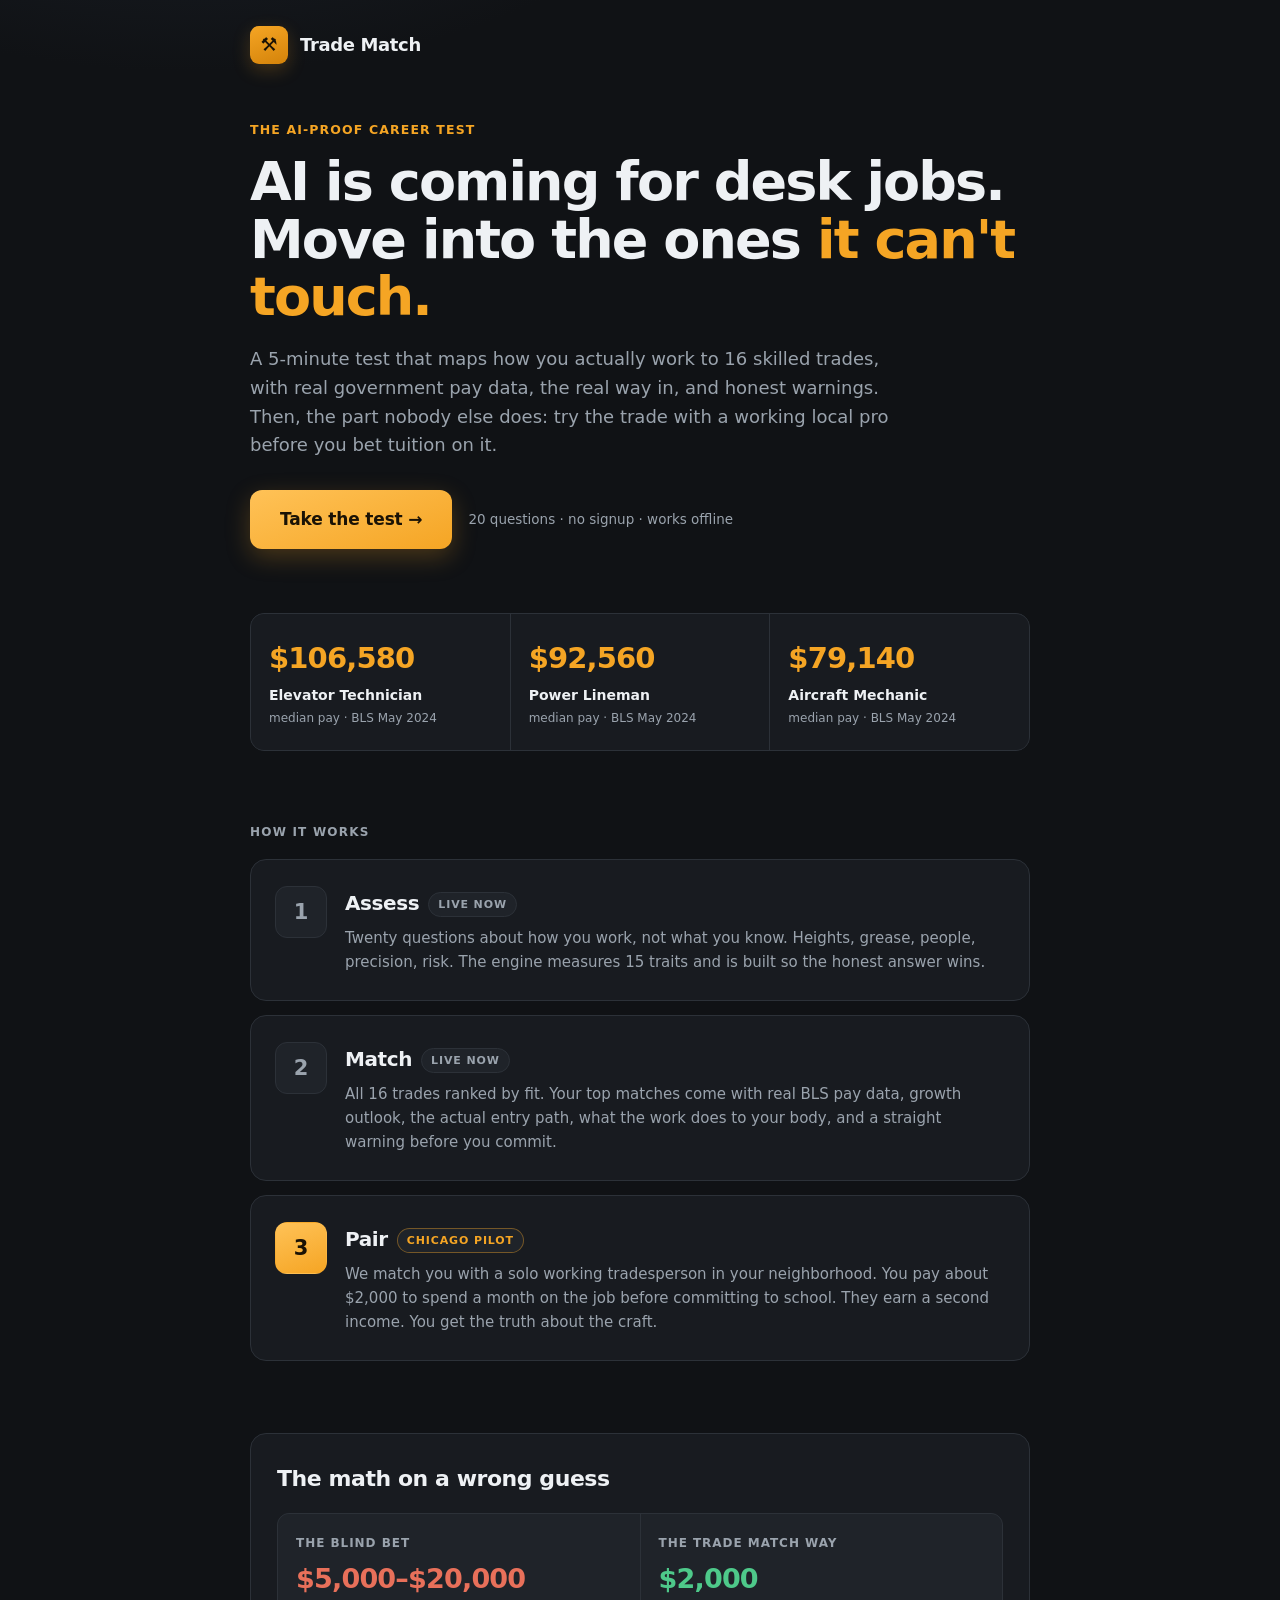
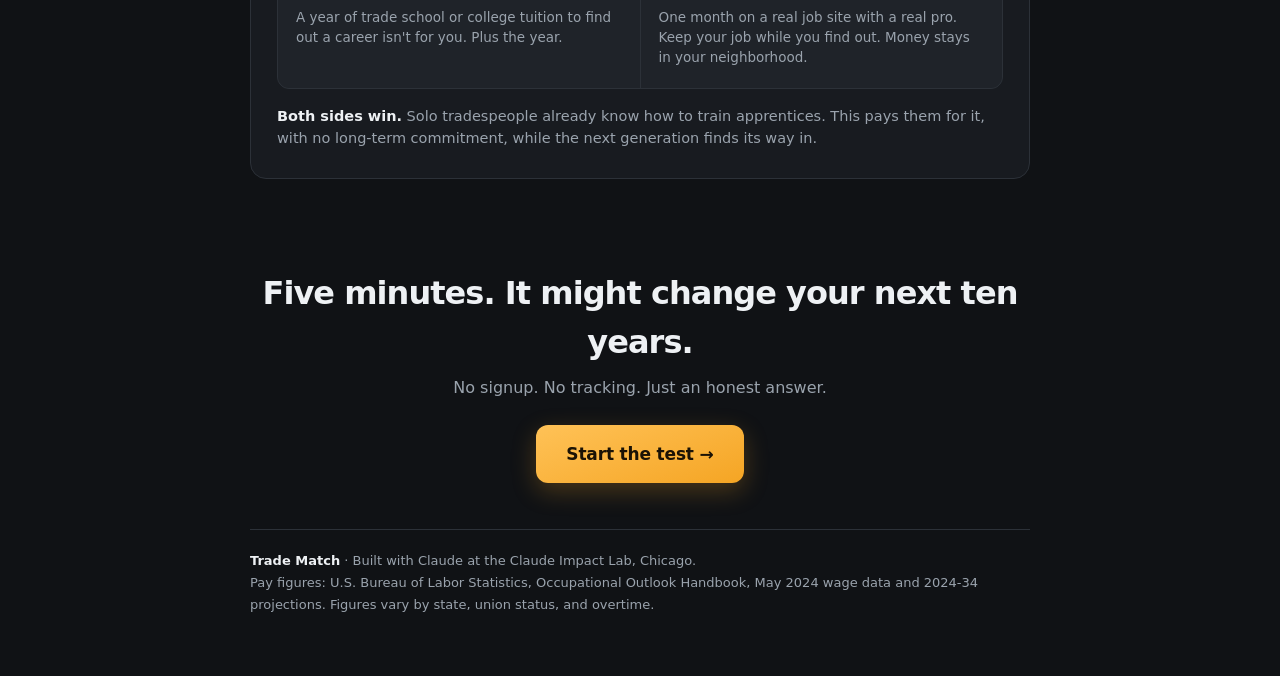
<file: landing.html>
<!DOCTYPE html>
<html lang="en">
<head>
<meta charset="utf-8">
<meta name="viewport" content="width=device-width, initial-scale=1">
<title>Trade Match: The AI-Proof Career Test</title>
<link rel="icon" href='data:image/svg+xml,<svg xmlns="http://www.w3.org/2000/svg" viewBox="0 0 100 100"><rect width="100" height="100" rx="22" fill="%23f5a524"/><text x="50" y="70" font-size="56" text-anchor="middle">⚒</text></svg>'>
<style>
  :root{
    --bg:#101215; --panel:#181b20; --panel2:#1f2329; --line:#2c3138;
    --ink:#eef1f4; --dim:#9aa3ad; --amber:#f5a524; --amber2:#ffc257;
    --green:#4ec98a; --red:#e8705a;
  }
  *{box-sizing:border-box;-webkit-tap-highlight-color:transparent}
  html,body{margin:0;padding:0}
  body{
    background:
      radial-gradient(900px 500px at 15% -10%, #1c222b 0%, transparent 60%),
      var(--bg);
    color:var(--ink);
    font:16px/1.55 ui-sans-serif,system-ui,-apple-system,"Segoe UI",Roboto,Helvetica,Arial,sans-serif;
    min-height:100vh;
  }
  .wrap{max-width:820px;margin:0 auto;padding:26px 20px 60px}

  header.top{display:flex;align-items:center;gap:12px;margin-bottom:56px}
  .mark{
    width:38px;height:38px;flex:0 0 38px;border-radius:9px;
    background:linear-gradient(160deg,var(--amber),#d4830a);
    display:grid;place-items:center;color:#1a1205;font-weight:800;font-size:19px;
    box-shadow:0 6px 18px rgba(245,165,36,.22);
  }
  .brand{font-weight:750;letter-spacing:-.02em;font-size:18px}

  .eyebrow{font-size:12.5px;color:var(--amber);font-weight:700;letter-spacing:.09em;text-transform:uppercase;margin-bottom:14px}
  h1{font-size:clamp(34px,6.2vw,54px);line-height:1.06;letter-spacing:-.035em;margin:0 0 20px;font-weight:800}
  h1 .a{color:var(--amber)}
  .sub{color:var(--dim);font-size:18px;line-height:1.6;margin:0 0 30px;max-width:56ch}

  .btn{
    display:inline-flex;align-items:center;gap:8px;
    background:linear-gradient(160deg,var(--amber2),var(--amber));
    color:#1a1205;border:0;border-radius:12px;padding:16px 30px;
    font-weight:750;font-size:17px;letter-spacing:-.01em;text-decoration:none;
    box-shadow:0 8px 24px rgba(245,165,36,.25);transition:transform .12s,filter .12s;
  }
  .btn:hover{filter:brightness(1.06)}
  .btn:active{transform:translateY(1px)}
  .btnrow{display:flex;align-items:center;gap:16px;flex-wrap:wrap;margin-bottom:64px}
  .btnrow .hint{color:var(--dim);font-size:13.5px}

  .paystrip{display:grid;grid-template-columns:repeat(3,1fr);gap:1px;background:var(--line);border:1px solid var(--line);border-radius:14px;overflow:hidden;margin-bottom:72px}
  .pay{background:var(--panel);padding:22px 18px}
  .pay .n{font-size:29px;font-weight:800;letter-spacing:-.03em;color:var(--amber)}
  .pay .t{font-size:14px;font-weight:650;margin-top:4px}
  .pay .d{font-size:12px;color:var(--dim);margin-top:3px}

  .stages{display:grid;gap:14px;margin-bottom:72px}
  .stage{background:var(--panel);border:1px solid var(--line);border-radius:16px;padding:26px 24px;display:grid;grid-template-columns:52px 1fr;gap:18px;align-items:start}
  .stage .num{
    width:52px;height:52px;border-radius:12px;background:var(--panel2);border:1px solid var(--line);
    display:grid;place-items:center;font-size:21px;font-weight:800;color:var(--dim);
  }
  .stage.hot .num{background:linear-gradient(160deg,var(--amber2),var(--amber));color:#1a1205;border-color:transparent}
  .stage h2{margin:2px 0 7px;font-size:20px;letter-spacing:-.02em}
  .stage p{margin:0;color:var(--dim);font-size:15px;line-height:1.6}
  .stage .tag{display:inline-block;margin-left:9px;font-size:11px;text-transform:uppercase;letter-spacing:.08em;font-weight:700;padding:3px 9px;border-radius:99px;background:var(--panel2);border:1px solid var(--line);color:var(--dim);vertical-align:2px}
  .stage.hot .tag{color:var(--amber);border-color:rgba(245,165,36,.4)}

  .sect{font-size:12px;text-transform:uppercase;letter-spacing:.1em;color:var(--dim);font-weight:700;margin-bottom:18px}

  .math{background:var(--panel);border:1px solid var(--line);border-radius:16px;padding:28px 26px;margin-bottom:72px}
  .math h2{margin:0 0 16px;font-size:22px;letter-spacing:-.02em}
  .vs{display:grid;grid-template-columns:1fr 1fr;gap:1px;background:var(--line);border:1px solid var(--line);border-radius:12px;overflow:hidden}
  .vs>div{background:var(--panel2);padding:20px 18px}
  .vs .big{font-size:27px;font-weight:800;letter-spacing:-.03em}
  .vs .g .big{color:var(--green)}
  .vs .r .big{color:var(--red)}
  .vs .l{font-size:12px;text-transform:uppercase;letter-spacing:.08em;color:var(--dim);font-weight:700;margin-bottom:6px}
  .vs p{margin:7px 0 0;font-size:13.5px;color:var(--dim);line-height:1.5}
  .math .foot{margin-top:16px;font-size:14.5px;color:var(--dim)}
  .math .foot b{color:var(--ink)}

  .cta2{text-align:center;padding:18px 0 46px}
  .cta2 h2{font-size:clamp(24px,4vw,32px);letter-spacing:-.03em;margin:0 0 8px}
  .cta2 p{color:var(--dim);margin:0 0 24px}

  footer{border-top:1px solid var(--line);padding-top:20px;color:var(--dim);font-size:13px;line-height:1.7}
  footer b{color:var(--ink)}

  @keyframes rise{from{opacity:0;transform:translateY(14px)}to{opacity:1;transform:none}}
  .hero,.paystrip,.stage,.math,.cta2{animation:rise .5s cubic-bezier(.2,.7,.3,1) both}
  .stage:nth-child(3){animation-delay:.1s}
  .stage:nth-child(4){animation-delay:.2s}
  @media(prefers-reduced-motion:reduce){*{animation:none !important}}

  @media(max-width:600px){
    .paystrip,.vs{grid-template-columns:1fr}
    .stage{grid-template-columns:1fr;gap:10px}
    .stage .num{width:44px;height:44px;font-size:18px}
    header.top{margin-bottom:40px}
    .btnrow{margin-bottom:48px}
    .paystrip,.stages,.math{margin-bottom:52px}
  }
</style>
</head>
<body>
<div class="wrap">

  <header class="top">
    <div class="mark">⚒</div>
    <div class="brand">Trade Match</div>
  </header>

  <section class="hero">
    <div class="eyebrow">The AI-proof career test</div>
    <h1>AI is coming for desk jobs.<br>Move into the ones <span class="a">it can't touch.</span></h1>
    <p class="sub">A 5-minute test that maps how you actually work to 16 skilled trades, with real government pay data, the real way in, and honest warnings. Then, the part nobody else does: try the trade with a working local pro before you bet tuition on it.</p>
    <div class="btnrow">
      <a class="btn" href="trade-match.html">Take the test →</a>
      <span class="hint">20 questions · no signup · works offline</span>
    </div>
  </section>

  <div class="paystrip">
    <div class="pay"><div class="n">$106,580</div><div class="t">Elevator Technician</div><div class="d">median pay · BLS May 2024</div></div>
    <div class="pay"><div class="n">$92,560</div><div class="t">Power Lineman</div><div class="d">median pay · BLS May 2024</div></div>
    <div class="pay"><div class="n">$79,140</div><div class="t">Aircraft Mechanic</div><div class="d">median pay · BLS May 2024</div></div>
  </div>

  <div class="sect">How it works</div>
  <div class="stages">
    <div class="stage">
      <div class="num">1</div>
      <div>
        <h2>Assess<span class="tag">Live now</span></h2>
        <p>Twenty questions about how you work, not what you know. Heights, grease, people, precision, risk. The engine measures 15 traits and is built so the honest answer wins.</p>
      </div>
    </div>
    <div class="stage">
      <div class="num">2</div>
      <div>
        <h2>Match<span class="tag">Live now</span></h2>
        <p>All 16 trades ranked by fit. Your top matches come with real BLS pay data, growth outlook, the actual entry path, what the work does to your body, and a straight warning before you commit.</p>
      </div>
    </div>
    <div class="stage hot">
      <div class="num">3</div>
      <div>
        <h2>Pair<span class="tag">Chicago pilot</span></h2>
        <p>We match you with a solo working tradesperson in your neighborhood. You pay about $2,000 to spend a month on the job before committing to school. They earn a second income. You get the truth about the craft.</p>
      </div>
    </div>
  </div>

  <div class="math">
    <h2>The math on a wrong guess</h2>
    <div class="vs">
      <div class="r">
        <div class="l">The blind bet</div>
        <div class="big">$5,000–$20,000</div>
        <p>A year of trade school or college tuition to find out a career isn't for you. Plus the year.</p>
      </div>
      <div class="g">
        <div class="l">The Trade Match way</div>
        <div class="big">$2,000</div>
        <p>One month on a real job site with a real pro. Keep your job while you find out. Money stays in your neighborhood.</p>
      </div>
    </div>
    <div class="foot"><b>Both sides win.</b> Solo tradespeople already know how to train apprentices. This pays them for it, with no long-term commitment, while the next generation finds its way in.</div>
  </div>

  <div class="cta2">
    <h2>Five minutes. It might change your next ten years.</h2>
    <p>No signup. No tracking. Just an honest answer.</p>
    <a class="btn" href="trade-match.html">Start the test →</a>
  </div>

  <footer>
    <b>Trade Match</b> · Built with Claude at the Claude Impact Lab, Chicago.<br>
    Pay figures: U.S. Bureau of Labor Statistics, Occupational Outlook Handbook, May 2024 wage data and 2024-34 projections. Figures vary by state, union status, and overtime.
  </footer>

</div>
</body>
</html>
</file>
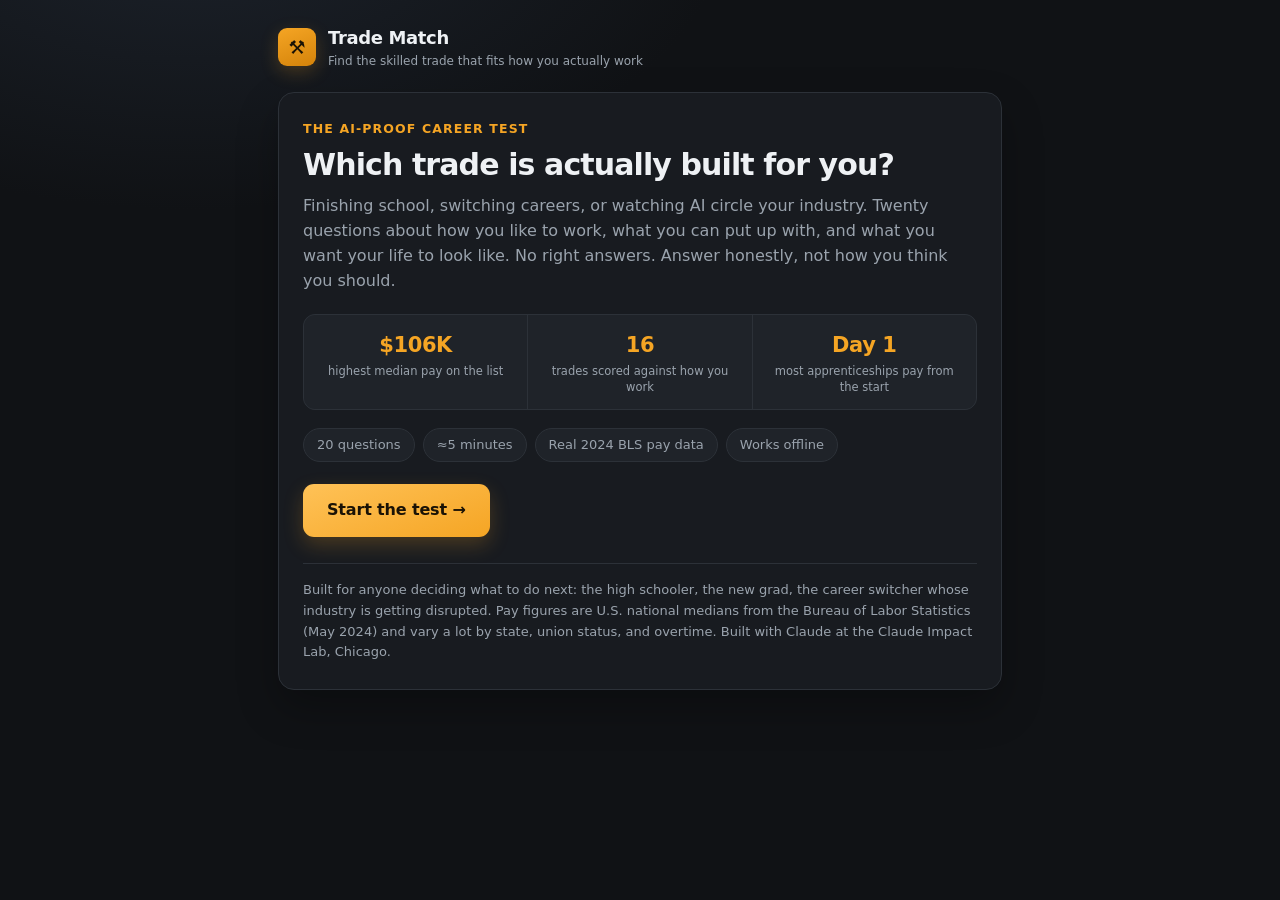
<file: trade-match.html>
<!DOCTYPE html>
<html lang="en">
<head>
<meta charset="utf-8">
<meta name="viewport" content="width=device-width, initial-scale=1">
<title>Trade Match: Which Skilled Trade Fits You?</title>
<link rel="icon" href='data:image/svg+xml,<svg xmlns="http://www.w3.org/2000/svg" viewBox="0 0 100 100"><rect width="100" height="100" rx="22" fill="%23f5a524"/><text x="50" y="70" font-size="56" text-anchor="middle">⚒</text></svg>'>
<style>
  :root{
    --bg:#101215;
    --panel:#181b20;
    --panel2:#1f2329;
    --line:#2c3138;
    --ink:#eef1f4;
    --dim:#9aa3ad;
    --amber:#f5a524;
    --amber2:#ffc257;
    --green:#4ec98a;
    --red:#e8705a;
  }
  *{box-sizing:border-box;-webkit-tap-highlight-color:transparent}
  html,body{margin:0;padding:0}
  body{
    background:
      radial-gradient(900px 500px at 15% -10%, #1c222b 0%, transparent 60%),
      var(--bg);
    color:var(--ink);
    font:16px/1.55 ui-sans-serif,system-ui,-apple-system,"Segoe UI",Roboto,Helvetica,Arial,sans-serif;
    min-height:100vh;
  }
  .wrap{max-width:760px;margin:0 auto;padding:24px 18px 80px}

  /* ---------- header ---------- */
  header.top{display:flex;align-items:center;gap:12px;margin-bottom:22px}
  .mark{
    width:38px;height:38px;flex:0 0 38px;border-radius:9px;
    background:linear-gradient(160deg,var(--amber),#d4830a);
    display:grid;place-items:center;color:#1a1205;font-weight:800;font-size:19px;
    box-shadow:0 6px 18px rgba(245,165,36,.22);
  }
  .brand{font-weight:750;letter-spacing:-.02em;font-size:18px}
  .brand small{display:block;font-weight:500;font-size:12px;color:var(--dim);letter-spacing:0}

  /* ---------- cards ---------- */
  .card{
    background:var(--panel);border:1px solid var(--line);border-radius:16px;
    padding:26px 24px;box-shadow:0 18px 40px rgba(0,0,0,.28);
  }
  h1{font-size:30px;line-height:1.15;letter-spacing:-.03em;margin:0 0 12px}
  h2{font-size:21px;letter-spacing:-.02em;margin:0 0 10px}
  p.lede{color:var(--dim);margin:0 0 18px}
  .meta{display:flex;flex-wrap:wrap;gap:8px;margin:18px 0 22px}
  .chip{
    background:var(--panel2);border:1px solid var(--line);border-radius:999px;
    padding:6px 13px;font-size:13px;color:var(--dim)
  }

  button{font:inherit;cursor:pointer}
  .btn{
    display:inline-flex;align-items:center;justify-content:center;gap:8px;
    background:linear-gradient(160deg,var(--amber2),var(--amber));
    color:#1a1205;border:0;border-radius:11px;padding:14px 24px;
    font-weight:700;font-size:16px;letter-spacing:-.01em;
    box-shadow:0 8px 20px rgba(245,165,36,.22);transition:transform .12s ease, filter .12s;
  }
  .btn:hover{filter:brightness(1.06)}
  .btn:active{transform:translateY(1px)}
  .btn.ghost{background:transparent;color:var(--dim);border:1px solid var(--line);box-shadow:none;font-weight:600}
  .btn.ghost:hover{color:var(--ink);border-color:#3c434c}
  .btn[disabled]{opacity:.35;cursor:not-allowed}

  /* ---------- progress ---------- */
  .prog{margin-bottom:20px}
  .prog .bar{height:6px;background:var(--panel2);border-radius:99px;overflow:hidden;border:1px solid var(--line)}
  .prog .fill{height:100%;width:0;background:linear-gradient(90deg,var(--amber),var(--amber2));transition:width .3s cubic-bezier(.4,0,.2,1)}
  .prog .lbl{display:flex;justify-content:space-between;font-size:12.5px;color:var(--dim);margin-bottom:7px;letter-spacing:.02em}

  /* ---------- question ---------- */
  .qnum{font-size:12.5px;color:var(--amber);font-weight:700;letter-spacing:.09em;text-transform:uppercase;margin-bottom:9px}
  .qtext{font-size:22px;line-height:1.3;letter-spacing:-.02em;font-weight:700;margin:0 0 18px}
  .opts{display:grid;gap:10px}
  .opt{
    display:flex;align-items:flex-start;gap:11px;width:100%;text-align:left;background:var(--panel2);
    border:1px solid var(--line);border-radius:12px;padding:15px 17px;
    color:var(--ink);font-size:15.5px;line-height:1.45;transition:all .13s ease;
  }
  .opt:hover{border-color:#4a525c;background:#242931;transform:translateX(2px)}
  .opt.sel{border-color:var(--amber);background:rgba(245,165,36,.10);box-shadow:inset 0 0 0 1px rgba(245,165,36,.35)}
  .opt .k{
    display:grid;place-items:center;width:22px;height:22px;flex:0 0 22px;border-radius:6px;
    background:#2b3138;color:var(--dim);font-size:12px;font-weight:700;margin-top:1px;
  }
  .opt .txt{flex:1}
  .opt.sel .k{background:var(--amber);color:#1a1205}
  .nav{display:flex;justify-content:space-between;align-items:center;margin-top:20px;gap:10px}

  /* ---------- results ---------- */
  .rank{
    background:var(--panel);border:1px solid var(--line);border-radius:16px;
    padding:22px;margin-bottom:14px;position:relative;overflow:hidden;
  }
  .rank.one{border-color:rgba(245,165,36,.5);box-shadow:0 0 0 1px rgba(245,165,36,.16),0 18px 40px rgba(0,0,0,.3)}
  .rank .badge{
    position:absolute;top:0;right:0;background:var(--panel2);border-left:1px solid var(--line);
    border-bottom:1px solid var(--line);border-radius:0 15px 0 12px;padding:7px 14px;
    font-size:12px;font-weight:700;color:var(--dim);letter-spacing:.06em
  }
  .rank.one .badge{background:linear-gradient(160deg,var(--amber2),var(--amber));color:#1a1205;border-color:transparent}
  .rank h3{margin:0 0 3px;font-size:23px;letter-spacing:-.025em}
  .rank .tag{color:var(--dim);font-size:14px;margin:0 0 15px}
  .fitline{display:flex;align-items:center;gap:11px;margin:0 0 16px}
  .fitbar{flex:1;height:7px;background:var(--panel2);border-radius:99px;overflow:hidden;border:1px solid var(--line)}
  .fitbar span{display:block;height:100%;background:linear-gradient(90deg,var(--amber),var(--amber2))}
  .fitpct{font-size:13px;font-weight:700;color:var(--amber);min-width:74px;text-align:right}
  .why{background:rgba(78,201,138,.07);border:1px solid rgba(78,201,138,.22);border-radius:10px;padding:12px 14px;font-size:14.5px;margin-bottom:15px}
  .why b{color:var(--green);font-weight:700}
  .facts{display:grid;grid-template-columns:1fr 1fr;gap:1px;background:var(--line);border:1px solid var(--line);border-radius:11px;overflow:hidden;margin-bottom:14px}
  .fact{background:var(--panel2);padding:12px 14px}
  .fact .l{font-size:11px;text-transform:uppercase;letter-spacing:.09em;color:var(--dim);margin-bottom:3px}
  .fact .v{font-size:15px;font-weight:650;letter-spacing:-.01em}
  .fact .v small{display:block;font-weight:400;font-size:12.5px;color:var(--dim);letter-spacing:0;margin-top:2px}
  .rowlist{display:grid;gap:11px;font-size:14.5px}
  .rowlist > div{display:grid;grid-template-columns:104px minmax(0,1fr);gap:12px;align-items:start}
  .rowlist .l{color:var(--dim);font-size:12px;text-transform:uppercase;letter-spacing:.07em;padding-top:3px}
  .warn{margin-top:13px;font-size:14px;color:#f0b8ab;background:rgba(232,112,90,.08);border:1px solid rgba(232,112,90,.22);border-radius:10px;padding:11px 13px}
  .warn b{color:var(--red)}

  details{border:1px solid var(--line);border-radius:13px;background:var(--panel);margin-top:8px}
  summary{padding:16px 20px;cursor:pointer;font-weight:650;list-style:none;display:flex;justify-content:space-between;align-items:center}
  summary::-webkit-details-marker{display:none}
  summary::after{content:"▾";color:var(--dim);transition:transform .2s}
  details[open] summary::after{transform:rotate(180deg)}
  .allrows{padding:0 20px 18px}
  .allrow{display:flex;align-items:center;gap:12px;padding:9px 0;border-top:1px solid var(--line);font-size:14.5px}
  .allrow .n{color:var(--dim);font-size:12.5px;width:22px;flex:0 0 22px}
  .allrow .nm{flex:1}
  .allrow .bb{width:88px;height:5px;background:var(--panel2);border-radius:99px;overflow:hidden;flex:0 0 88px}
  .allrow .bb span{display:block;height:100%;background:var(--dim)}
  .allrow .pp{width:42px;text-align:right;color:var(--dim);font-size:13px;flex:0 0 42px}

  .note{color:var(--dim);font-size:13px;line-height:1.6;margin-top:26px;border-top:1px solid var(--line);padding-top:16px}
  .note a{color:var(--amber);text-decoration:none}
  .note a:hover{text-decoration:underline}

  .hidden{display:none}

  /* ---------- intro stats ---------- */
  .stats{display:grid;grid-template-columns:repeat(3,1fr);gap:1px;background:var(--line);border:1px solid var(--line);border-radius:12px;overflow:hidden;margin:20px 0 4px}
  .stats .s{background:var(--panel2);padding:14px 12px;text-align:center}
  .stats .n{font-size:21px;font-weight:800;letter-spacing:-.02em;color:var(--amber)}
  .stats .d{font-size:11.5px;color:var(--dim);margin-top:3px;line-height:1.35}

  /* ---------- chicago live panel ---------- */
  .live{margin-top:14px;background:rgba(78,201,138,.06);border:1px solid rgba(78,201,138,.28);border-radius:12px;padding:16px 17px}
  .live .l{display:flex;align-items:center;gap:7px;font-size:11px;text-transform:uppercase;letter-spacing:.09em;color:var(--green);font-weight:700;margin-bottom:8px}
  .live .dot{width:7px;height:7px;border-radius:99px;background:var(--green);animation:pulse 1.6s ease infinite}
  @keyframes pulse{0%,100%{opacity:1}50%{opacity:.35}}
  .live .head{font-size:15px;font-weight:650;margin-bottom:11px}
  .live .head b{color:var(--green)}
  .co{display:flex;align-items:center;gap:10px;padding:6px 0;border-top:1px solid rgba(78,201,138,.14);font-size:14px}
  .co:first-of-type{border-top:0}
  .co .nm{flex:1;min-width:0;overflow:hidden;text-overflow:ellipsis;white-space:nowrap}
  .co .bb{width:74px;height:5px;background:rgba(78,201,138,.12);border-radius:99px;overflow:hidden;flex:0 0 74px}
  .co .bb span{display:block;height:100%;background:var(--green)}
  .co .n{width:72px;text-align:right;color:var(--dim);font-size:12.5px;flex:0 0 72px}
  .live .src{margin-top:10px;font-size:12px;color:var(--dim);line-height:1.5}
  .live .src b{color:var(--ink)}

  /* ---------- stage-3 pairing panel ---------- */
  .next{margin-top:14px;background:rgba(245,165,36,.07);border:1px solid rgba(245,165,36,.3);border-radius:12px;padding:16px 17px}
  .next .l{font-size:11px;text-transform:uppercase;letter-spacing:.09em;color:var(--amber);font-weight:700;margin-bottom:6px}
  .next p{margin:0 0 13px;font-size:14.5px;line-height:1.5}
  .next .soon{display:inline-block;margin-left:10px;font-size:12px;color:var(--dim)}
  .btn.small{padding:11px 18px;font-size:14.5px}

  /* ---------- motion ---------- */
  @keyframes rise{from{opacity:0;transform:translateY(14px)}to{opacity:1;transform:none}}
  @keyframes fillbar{from{width:0}}
  @keyframes shimmer{from{transform:translateX(-100%)}to{transform:translateX(100%)}}
  .card,details{animation:rise .45s cubic-bezier(.2,.7,.3,1) both}
  #top3 .rank{animation:rise .5s cubic-bezier(.2,.7,.3,1) both}
  #top3 .rank:nth-child(2){animation-delay:.14s}
  #top3 .rank:nth-child(3){animation-delay:.28s}
  .fitbar span,.allrow .bb span{animation:fillbar .9s cubic-bezier(.2,.7,.3,1) both;animation-delay:.35s}
  .prog .fill{position:relative;overflow:hidden}
  .prog .fill::after{content:"";position:absolute;inset:0;background:linear-gradient(100deg,transparent 30%,rgba(255,255,255,.35) 50%,transparent 70%);animation:shimmer 2.4s linear infinite}
  @media(prefers-reduced-motion:reduce){*,*::after{animation:none !important;transition:none !important}}

  /* ---------- print ---------- */
  @media print{
    body{background:#fff;color:#111}
    .card,.rank,details{background:#fff;border-color:#ccc;box-shadow:none;break-inside:avoid}
    .rank.one{box-shadow:none}
    .rank .badge{background:#eee;color:#111;border-color:#ccc}
    .fact{background:#fafafa}
    .facts{background:#ddd;border-color:#ddd}
    .why{background:#f3fbf6;border-color:#bfe6d0;color:#111}
    .warn{background:#fdf3f1;border-color:#ecc4bb;color:#111}
    .why b{color:#1d7a4c}.warn b{color:#b34a33}
    .tag,.fact .l,.rowlist .l,.fact .v small,.note,p.lede{color:#555}
    .fitpct{color:#a8720c}
    .fitbar{border-color:#ddd;background:#eee}
    .mark{box-shadow:none}
    #intro,#quiz,.nav,#again,#print{display:none !important}
    details{border:0}summary{display:none}
    .allrows{padding:0}
    .next{background:#fff8ec;border-color:#e8cf9e;color:#111}
    .next .l{color:#a8720c}
    .live{background:#f3fbf6;border-color:#bfe6d0;color:#111}
    .live .l{color:#1d7a4c}
    .live .dot{animation:none}
    .live .src{color:#555}
    .co .bb{background:#e4efe8}
    .next .btn,.next .soon{display:none}
    .card,.rank,details,.fitbar span,.allrow .bb span{animation:none !important}
  }

  @media(max-width:560px){
    .allrow{font-size:13.5px;gap:8px}
    .allrow .bb{width:46px;flex:0 0 46px}
    .allrows{padding:0 14px 14px}
    h1{font-size:25px}
    .qtext{font-size:19px}
    .card{padding:20px 17px}
    .facts{grid-template-columns:1fr}
    .rowlist div{grid-template-columns:1fr;gap:1px}
    .nav .btn{padding:13px 18px;font-size:15px}
    .stats .n{font-size:17px}
    .stats .d{font-size:10.5px}
    .next .soon{display:block;margin:8px 0 0}
  }
</style>
</head>
<body>
<div class="wrap">

  <header class="top">
    <div class="mark">⚒</div>
    <div class="brand">Trade Match<small>Find the skilled trade that fits how you actually work</small></div>
  </header>

  <!-- ============ INTRO ============ -->
  <section id="intro" class="card">
    <div class="qnum">The AI-proof career test</div>
    <h1>Which trade is actually built for you?</h1>
    <p class="lede">Finishing school, switching careers, or watching AI circle your industry. Twenty questions about how you like to work, what you can put up with, and what you want your life to look like. No right answers. Answer honestly, not how you think you should.</p>
    <div class="stats">
      <div class="s"><div class="n">$106K</div><div class="d">highest median pay on the list</div></div>
      <div class="s"><div class="n">16</div><div class="d">trades scored against how you work</div></div>
      <div class="s"><div class="n">Day 1</div><div class="d">most apprenticeships pay from the start</div></div>
    </div>
    <div class="meta">
      <span class="chip">20 questions</span>
      <span class="chip">≈5 minutes</span>
      <span class="chip">Real 2024 BLS pay data</span>
      <span class="chip">Works offline</span>
    </div>
    <button class="btn" id="start">Start the test →</button>
    <div class="note">
      Built for anyone deciding what to do next: the high schooler, the new grad, the career switcher whose industry is getting disrupted. Pay figures are U.S. national medians from the Bureau of Labor Statistics (May 2024) and vary a lot by state, union status, and overtime. Built with Claude at the Claude Impact Lab, Chicago.
    </div>
  </section>

  <!-- ============ QUIZ ============ -->
  <section id="quiz" class="hidden">
    <div class="prog">
      <div class="lbl"><span id="plabel">Question 1 of 20</span><span id="ppct">0%</span></div>
      <div class="bar"><div class="fill" id="pfill"></div></div>
    </div>
    <div class="card">
      <div class="qnum" id="qnum">Question 1</div>
      <p class="qtext" id="qtext"></p>
      <div class="opts" id="opts"></div>
      <div class="nav">
        <button class="btn ghost" id="back">← Back</button>
        <button class="btn" id="next" disabled>Next →</button>
      </div>
    </div>
  </section>

  <!-- ============ RESULTS ============ -->
  <section id="results" class="hidden">
    <div class="card" style="margin-bottom:16px">
      <h2 id="verdict">Your top matches</h2>
      <p class="lede" id="profile"></p>
    </div>
    <div id="top3"></div>
    <details>
      <summary>See how all 16 trades scored</summary>
      <div class="allrows" id="allrows"></div>
    </details>
    <div style="display:flex;gap:10px;margin-top:18px;flex-wrap:wrap">
      <button class="btn ghost" id="again">Take it again</button>
      <button class="btn ghost" id="print">Print / save as PDF</button>
    </div>
    <div class="note">
      <b>What to do with this.</b> A quiz can't tell you what your life will feel like at 6am in February. Before you commit to anything: ask to shadow someone for a day, call the local union hall or an apprenticeship program and ask what their intake looks like, and search <em>"[your state] apprenticeship" + the trade</em>. Most of these pay you from day one. Pay figures: U.S. Bureau of Labor Statistics, Occupational Outlook Handbook, May 2024 wage data and 2024-34 projections.
    </div>
  </section>

</div>

<script>
/* ============================================================
   TRAITS
   outdoor  - wants to be outside vs indoors
   heights  - comfort working high up
   physical - wants hard physical labor
   precision- tolerance/detail obsession
   diagnose - enjoys troubleshooting puzzles
   machines - drawn to engines/equipment/machinery
   people   - customer & client contact
   travel   - variety of job sites / road work
   business - wants to own a business someday
   tech     - electronics, systems, controls, math
   grit     - tolerance for dirt, grime, tight nasty spaces
   routine  - wants a predictable repeatable day
   risk     - tolerance for genuine danger
   craft    - wants a visible finished thing they made
   team     - big crew vs solo
   ============================================================ */

const TRAITS = ["outdoor","heights","physical","precision","diagnose","machines","people","travel","business","tech","grit","routine","risk","craft","team"];

const QUESTIONS = [
{q:"It's 6:00 a.m. on your first real day. Which one gets you out of bed?",
 o:[
  {t:"A loaded work truck and three different addresses before lunch", w:{travel:3,people:2,diagnose:1}},
  {t:"The same shop, the same bench, the same machine, dialed in exactly how I like it", w:{routine:3,precision:2,outdoor:-2,team:-1}},
  {t:"A job site with a crane running and something huge going up", w:{outdoor:3,team:3,physical:2}},
  {t:"A plant floor where something is about to break and I'm the one who finds it", w:{diagnose:3,machines:3,routine:-2}}
 ]},

{q:"You're 80 feet up on a steel beam. The view is incredible. Your honest reaction?",
 o:[
  {t:"Best office in the world. Sign me up.", w:{heights:4,risk:2,outdoor:1}},
  {t:"Nervous at first, but I'd get used to it, especially for the money", w:{heights:2,risk:1}},
  {t:"I could do it if I had to, but I wouldn't pick it", w:{heights:-1}},
  {t:"Not a chance. I need the ground.", w:{heights:-4,risk:-1}}
 ]},

{q:"It's 19°F, the wind is cutting, and you're outside for the whole shift.",
 o:[
  {t:"Layer up and go. I'd rather freeze than sit under fluorescent lights.", w:{outdoor:4,grit:2,physical:1}},
  {t:"Not fun, but weather is part of the deal", w:{outdoor:2,grit:1}},
  {t:"I'd take mostly-indoor work with some outside days", w:{outdoor:-2}},
  {t:"Give me a roof and a thermostat", w:{outdoor:-4,grit:-1}}
 ]},

{q:"Which problem would you most enjoy chewing on for two hours?",
 o:[
  {t:"A circuit that won't energize, and tracing it back to one bad connection", w:{tech:3,diagnose:3,precision:1}},
  {t:"An engine running rough, and narrowing it down to one failing sensor", w:{machines:3,diagnose:3}},
  {t:"A part that has to be within a thousandth of an inch, and making it", w:{precision:4,routine:1,machines:1}},
  {t:"A rough opening that's out of square, and making the finished work look perfect anyway", w:{craft:4,precision:2}}
 ]},

{q:"How do you feel about ending the day filthy?",
 o:[
  {t:"Grease under the nails is proof I did something", w:{grit:4,physical:1}},
  {t:"Don't care, that's what a shower is for", w:{grit:2}},
  {t:"I'd rather stay reasonably clean", w:{grit:-2,precision:1}},
  {t:"Crawling through a crawlspace full of who-knows-what is a hard no", w:{grit:-4,precision:1}}
 ]},

{q:"You're in someone's house and they're standing there watching you work and asking questions.",
 o:[
  {t:"Great. I like people, and that's how you get repeat customers", w:{people:4,business:2}},
  {t:"Fine. I can explain what I'm doing without it bothering me.", w:{people:2}},
  {t:"I'd rather answer to a foreman than a homeowner", w:{people:-2,team:1}},
  {t:"Let me put my headphones in and just work", w:{people:-4,team:-1}}
 ]},

{q:"Ten years from now, the version of this that would feel like winning:",
 o:[
  {t:"My own name on the side of three trucks", w:{business:4,people:2}},
  {t:"Running the crew: foreman, then general foreman", w:{team:3,business:1,people:1}},
  {t:"Being the person everyone calls when nobody else can figure it out", w:{diagnose:3,precision:2,tech:1}},
  {t:"Solid union job, pension, home for dinner, no drama", w:{routine:3,business:-3,team:1}}
 ]},

{q:"Which high school class did you actually look forward to?",
 o:[
  {t:"Welding or metal shop", w:{precision:2,machines:2,craft:2,grit:1}},
  {t:"Electronics, computers, or anything with wiring", w:{tech:4,diagnose:1}},
  {t:"Woodshop or construction, building something real", w:{craft:4,physical:1}},
  {t:"Auto shop, tearing into an engine", w:{machines:4,diagnose:2,grit:1}}
 ]},

{q:"Math, honestly.",
 o:[
  {t:"I like it. Formulas, calculations, figuring loads. That's satisfying.", w:{tech:3,precision:2}},
  {t:"I'm good with measurements, angles, and layout", w:{craft:2,precision:2}},
  {t:"Basic math is fine, I just don't want a textbook", w:{}},
  {t:"I'd like to do as little of it as possible", w:{tech:-3,precision:-2,physical:1}}
 ]},

{q:"How much do you want the work to physically wear on you?",
 o:[
  {t:"I want to be tired and strong at the end of the day", w:{physical:4,grit:1}},
  {t:"Some real lifting and moving is good", w:{physical:2}},
  {t:"Moderate. On my feet, but not breaking my back.", w:{physical:-1}},
  {t:"I want my knees and shoulders working at 55", w:{physical:-3,tech:2,precision:1}}
 ]},

{q:"Same job site for eight straight months, or three different jobs a day?",
 o:[
  {t:"Three a day. New problem every time.", w:{travel:4,people:2,routine:-2}},
  {t:"Lean toward variety", w:{travel:2}},
  {t:"Lean toward one long project", w:{travel:-2,team:1}},
  {t:"One big build, start to finish, watching it go up", w:{travel:-3,team:2,craft:2}}
 ]},

{q:"Real danger: high voltage, heavy steel, working over open air.",
 o:[
  {t:"Respect it, don't fear it. That's what training and procedure are for.", w:{risk:4,heights:1}},
  {t:"I'm fine with risk when I'm properly trained", w:{risk:2}},
  {t:"I'd prefer the lower-risk version of the job", w:{risk:-2}},
  {t:"Coming home in one piece is my number one factor", w:{risk:-4}}
 ]},

{q:"At the end of it, what do you want to be able to point at?",
 o:[
  {t:"A building I helped put up", w:{craft:2,team:2,physical:2,outdoor:1}},
  {t:"A machine I brought back to life", w:{machines:4,diagnose:2}},
  {t:"A part I cut out of a solid block of metal", w:{precision:4,craft:2,machines:1}},
  {t:"A system nobody notices, because I made sure it never fails", w:{tech:3,routine:2,diagnose:1}}
 ]},

{q:"Travel work: weeks away from home, but the money is significantly better.",
 o:[
  {t:"Take the money. I'm young and I can go anywhere.", w:{travel:4,risk:1,routine:-2}},
  {t:"Now and then, sure", w:{travel:2}},
  {t:"I'd rather stay within driving distance", w:{travel:-2}},
  {t:"Home every night matters more than the paycheck", w:{travel:-4,routine:2}}
 ]},

{q:"Who's around you while you work?",
 o:[
  {t:"Nobody. Me, my tools, my pace.", w:{team:-4,people:-1}},
  {t:"Mostly me, with a partner sometimes", w:{team:-2}},
  {t:"A tight crew of two or three", w:{team:2}},
  {t:"A big crew, everybody moving, lots of coordination", w:{team:4,people:1}}
 ]},

{q:"Which of these would you actually enjoy learning inside and out?",
 o:[
  {t:"How electricity moves through a building, and every code rule that governs it", w:{tech:4,precision:2,diagnose:1}},
  {t:"How water, gas, waste, and drainage systems really work", w:{diagnose:2,grit:3,people:1,physical:1}},
  {t:"How heating, cooling, and refrigeration equipment works and why it fails", w:{tech:2,diagnose:3,machines:1,people:1}},
  {t:"How metal behaves when you heat it, cut it, and join it", w:{precision:3,machines:2,craft:2}}
 ]},

{q:"Which tool would you most want to genuinely master?",
 o:[
  {t:"A multimeter, reading what's happening inside a system", w:{tech:4,diagnose:3}},
  {t:"A TIG torch, laying a bead so clean it looks machined", w:{precision:4,craft:2,machines:1}},
  {t:"An excavator or a crane, moving something enormous by feel", w:{machines:2,outdoor:3,team:1,physical:-1}},
  {t:"A framing nailer and a saw, turning lumber into structure", w:{craft:4,physical:2,outdoor:1}}
 ]},

{q:"Be honest about detail.",
 o:[
  {t:"I notice tiny mistakes other people walk right past", w:{precision:4}},
  {t:"I'm pretty detail-oriented when it matters", w:{precision:2}},
  {t:"I care more about getting it done and done solid", w:{precision:-1,physical:2}},
  {t:"Big picture and speed. Perfect is the enemy of finished.", w:{precision:-3,physical:2,team:1}}
 ]},

{q:"Predictable days or unpredictable ones?",
 o:[
  {t:"No two days alike. Boredom is the actual enemy.", w:{routine:-4,diagnose:2,travel:1}},
  {t:"Some variety keeps it interesting", w:{routine:-2}},
  {t:"Mostly predictable with occasional curveballs", w:{routine:2}},
  {t:"Same process, done right, every single time", w:{routine:4,precision:2}}
 ]},

{q:"What would actually make you quit a job?",
 o:[
  {t:"Being bored out of my mind", w:{routine:-3,diagnose:2}},
  {t:"Watching my body break down before I'm 40", w:{physical:-3,tech:2}},
  {t:"Being stuck inside under a ceiling all day", w:{outdoor:4}},
  {t:"No clear path to making more money", w:{business:4,travel:1}}
 ]}
];

/* ============================================================
   TRADE PROFILES  (0-10 on each trait; 5 = neutral)
   ============================================================ */
const TRADES = [
{
 id:"electrician", name:"Electrician", tag:"Power, controls, and code: the trade with the widest ceiling",
 p:{outdoor:5,heights:6,physical:5,precision:7,diagnose:9,machines:5,people:6,travel:6,business:7,tech:9,grit:5,routine:5,risk:6,craft:6,team:6},
 pay:"$62,350", top:"$106,030", outlook:"9% growth through 2034, much faster than average",
 path:"High school diploma, then a 4-5 year apprenticeship. You're paid from day one and your wage steps up roughly every six months. Union (IBEW/JATC) or a non-union contractor program.",
 day:"Pulling and terminating wire, reading prints, bending conduit, troubleshooting circuits that don't work. Resi, commercial, and industrial are three very different lives, and industrial and controls work pays the most.",
 body:"Moderate. Ladders, kneeling, overhead work, some heavy pulls. Easier on the body than most trades.",
 watch:"The apprenticeship is genuinely competitive and there's real classroom work and code study. If you hate studying, this one will grind you."
},
{
 id:"plumber", name:"Plumber / Pipefitter", tag:"Systems everyone needs and nobody else wants to touch",
 p:{outdoor:5,heights:4,physical:7,precision:6,diagnose:8,machines:5,people:7,travel:7,business:8,tech:5,grit:9,routine:4,risk:4,craft:6,team:5},
 pay:"$62,970", top:"$105,150", outlook:"4% growth through 2034, about average",
 path:"4- or 5-year paid apprenticeship. Most states require a license, which means logged hours plus an exam. Pipefitting and steamfitting are the higher-paid industrial cousins.",
 day:"Rough-in on new construction, service calls on old houses, drain and gas work, reading plans, sweating and pressing pipe. Service plumbers who are good with people make very good money.",
 body:"Hard. Crawlspaces, trenches, awkward positions, heavy cast iron. Real wear over decades.",
 watch:"Yes, the gross stuff is real. Also: this is one of the easiest trades to eventually run as your own business, which is where the big money actually is."
},
{
 id:"hvac", name:"HVAC / Refrigeration Tech", tag:"Diagnostics, electronics, and constant customer contact",
 p:{outdoor:6,heights:5,physical:6,precision:6,diagnose:9,machines:7,people:8,travel:8,business:8,tech:8,grit:7,routine:4,risk:4,craft:4,team:4},
 pay:"$59,810", top:"$91,020", outlook:"8% growth through 2034, much faster than average",
 path:"Fastest entry on this list: a 6-month to 2-year trade school program plus EPA 608 certification, or an apprenticeship. You can be earning inside a year.",
 day:"Service calls all day: diagnosing why a system isn't cooling, charging refrigerant, replacing compressors and boards, installing new equipment. Heavy on electrical troubleshooting.",
 body:"Moderate to hard. Attics in July, roofs, crawlspaces, hauling equipment. The seasons are brutal at both ends.",
 watch:"Commercial refrigeration and controls pay far better than residential change-outs. Aim there. Summer overtime is enormous; winter can be slow in some markets."
},
{
 id:"welder", name:"Welder / Fabricator", tag:"A skill you own, that travels anywhere",
 p:{outdoor:6,heights:6,physical:6,precision:9,diagnose:5,machines:7,people:3,travel:7,business:6,tech:5,grit:8,routine:6,risk:6,craft:8,team:4},
 pay:"$51,000", top:"$75,850", outlook:"2% growth through 2034, slower than average",
 path:"Technical school (6-18 months) plus on-the-job training. What actually matters is certifications: 6G pipe, structural, TIG on exotic alloys. Certs are the whole ballgame.",
 day:"Reading a print, fitting up, and laying beads that will be X-rayed. Shop fabrication is steady and indoors; field, pipeline, and rig welding is where the huge paychecks are.",
 body:"Moderate to hard. Long periods in fixed positions, heat, heavy plate. Eye and lung protection is not optional.",
 watch:"The median is deceptive. A certified pipe welder willing to travel makes multiples of it; a production welder in a shop plateaus fast. Your income here is a direct function of your certs and your willingness to go where the work is."
},
{
 id:"carpenter", name:"Carpenter", tag:"The most visible, most tangible thing you can build",
 p:{outdoor:7,heights:6,physical:8,precision:7,diagnose:5,machines:5,people:6,travel:6,business:8,tech:4,grit:6,routine:4,risk:5,craft:10,team:6},
 pay:"$59,310", top:"$98,370", outlook:"4% growth through 2034, about average",
 path:"Apprenticeship (union carpenters' council or a contractor), or start as a laborer and learn. Easiest trade to get a first job in; hardest to get truly good at.",
 day:"Framing, forms, layout, finish work, trim, cabinets. Rough carpentry is speed and structure; finish carpentry is patience and a sixteenth of an inch.",
 body:"Hard. Constant lifting, climbing, kneeling, and weather.",
 watch:"Also one of the easiest trades to start your own business in, and one of the easiest to underprice yourself into the ground. Learn the business side early."
},
{
 id:"lineman", name:"Power Lineman", tag:"Top pay, top risk, outside no matter what the sky is doing",
 p:{outdoor:10,heights:10,physical:9,precision:6,diagnose:7,machines:6,people:3,travel:8,business:3,tech:7,grit:9,routine:3,risk:10,craft:4,team:8},
 pay:"$92,560", top:"$126,610", outlook:"7% growth through 2034, much faster than average",
 path:"High school diploma plus a utility or IBEW apprenticeship up to 3 years. Many start with a 15-week lineman school to get hired as a groundman. Extremely competitive intake.",
 day:"Climbing poles and working out of buckets on energized distribution lines. Storm season means being called out at 2 a.m. and working 16-hour days for two weeks straight.",
 body:"Very demanding. Climbing with heavy gear, all weather, all hours.",
 watch:"This is the most genuinely dangerous job on this list. Energized high voltage does not give you a second chance. The pay reflects that, and so does the overtime, since many linemen clear well past six figures. Storm work will own your calendar."
},
{
 id:"elevator", name:"Elevator Installer / Repairer", tag:"The highest-paid trade in America, and the hardest to get into",
 p:{outdoor:3,heights:9,physical:6,precision:9,diagnose:9,machines:8,people:4,travel:5,business:3,tech:9,grit:5,routine:6,risk:7,craft:5,team:6},
 pay:"$106,580", top:"$149,250", outlook:"5% growth through 2034, faster than average",
 path:"4-year IUEC apprenticeship. Applications open on limited windows, there's an aptitude test and interview, and thousands apply for a handful of slots. Worth applying every single cycle.",
 day:"Installing and maintaining elevators and escalators: mechanical assembly, hydraulics, and increasingly a lot of electronic controls and software diagnostics. Mostly maintenance and modernization after the install boom.",
 body:"Moderate. Hoistways, confined spaces, and heights, but not a body-destroyer.",
 watch:"The barrier to entry is the whole story. If you can get in, you have arguably the best trade job in the country. Apply young, keep applying, and take any related experience in the meantime."
},
{
 id:"diesel", name:"Diesel / Heavy Equipment Technician", tag:"Big engines, big systems, constant diagnostics",
 p:{outdoor:5,heights:3,physical:7,precision:6,diagnose:9,machines:10,people:4,travel:4,business:6,tech:7,grit:10,routine:5,risk:4,craft:4,team:4},
 pay:"$60,640", top:"$85,980", outlook:"2% growth through 2034, slower than average",
 path:"High school diploma plus on-the-job training; a 1-2 year diesel program gets you hired faster and higher. Manufacturer certifications (Cat, Cummins, Detroit) raise your pay directly.",
 day:"Diagnosing and rebuilding engines, transmissions, hydraulics, and emissions systems on trucks and heavy equipment. Laptop diagnostics is now half the job.",
 body:"Hard on the hands and back. Heavy components, awkward reaches, and permanent grease.",
 watch:"Where you work changes everything: dealership, fleet, mining, or field service. Field service techs and mining techs earn far more than the median. Tool costs are real, so budget for them."
},
{
 id:"auto", name:"Automotive Technician", tag:"Fast entry, computer-heavy, pay depends entirely on where you land",
 p:{outdoor:3,heights:2,physical:5,precision:6,diagnose:9,machines:10,people:6,travel:2,business:7,tech:7,grit:9,routine:5,risk:3,craft:4,team:4},
 pay:"$49,670", top:"$80,850", outlook:"4% growth through 2034, about average",
 path:"A postsecondary auto tech program (often under 2 years), then on-the-job training. ASE certifications are the currency. Manufacturer training (BMW, Toyota, Tesla) raises your ceiling a lot.",
 day:"Diagnostics, repairs, and maintenance, increasingly electrical and software work rather than purely mechanical. Most shops pay flat rate, meaning you're paid per job, not per hour.",
 body:"Moderate. Standing all day, awkward positions, some heavy lifting.",
 watch:"The honest downside: it's the lowest median on this list, you buy your own tools (thousands of dollars), and flat rate punishes you on slow weeks. The honest upside: master techs at good dealerships and EV specialists do very well."
},
{
 id:"machinist", name:"CNC Machinist / Tool & Die", tag:"Indoor, clean-ish, and obsessively precise",
 p:{outdoor:1,heights:1,physical:3,precision:10,diagnose:6,machines:8,people:3,travel:2,business:5,tech:8,grit:5,routine:9,risk:2,craft:7,team:3},
 pay:"$57,700", top:"$78,760 (machinists) / $87,660 (tool & die)", outlook:"-2% through 2034, slight decline",
 path:"High school diploma plus on-the-job training, a machining certificate, or a multi-year apprenticeship. Tool and die is the higher-skill, higher-paid branch.",
 day:"Reading blueprints, setting up and programming CNC mills and lathes, holding tolerances measured in ten-thousandths, inspecting your own work. Aerospace and medical shops are the premium end.",
 body:"Easy on the body compared to the rest of this list. Standing, but climate-controlled and indoors.",
 watch:"Employment is projected to shrink slightly as automation spreads, but the people who program and set up the machines are the ones automation needs. Learn CAM programming, not just button-pushing."
},
{
 id:"operator", name:"Heavy Equipment Operator", tag:"Outdoors, seated, moving enormous things by feel",
 p:{outdoor:10,heights:3,physical:3,precision:6,diagnose:3,machines:9,people:3,travel:7,business:5,tech:3,grit:6,routine:6,risk:5,craft:5,team:6},
 pay:"$58,320", top:"$99,930", outlook:"4% growth through 2034, about average",
 path:"On-the-job training, a vocational program, or a 3-4 year apprenticeship (Operating Engineers). Many start as laborers or oilers and move into the seat.",
 day:"Running excavators, dozers, loaders, graders, and cranes. Grading to a print, digging to depth, feeding a crew. Crane operators are a separate certified track with much higher pay.",
 body:"Lighter than most trades once you're in the seat, but seat time is hard on your back, and you'll still be greasing and maintaining the machine.",
 watch:"Work is seasonal and weather-dependent in a lot of the country. Get certified on a crane if you want the top of this range."
},
{
 id:"mason", name:"Mason / Bricklayer", tag:"Pure craft, pure labor, permanent results",
 p:{outdoor:9,heights:5,physical:10,precision:7,diagnose:2,machines:2,people:5,travel:6,business:7,tech:2,grit:8,routine:6,risk:4,craft:9,team:6},
 pay:"$56,600 (brickmasons $60,800)", top:"$90,120", outlook:"2% growth through 2034, slower than average",
 path:"Apprenticeship or start as a mason tender (mixing mud, hauling block) and work up. Entry is easy; skill takes years.",
 day:"Laying brick, block, and stone to line and level. Restoration work on old buildings is a specialized, well-paid niche.",
 body:"The hardest physical job on this list. Thousands of pounds of material through your hands every day, in the sun.",
 watch:"Fewer young people enter masonry every year, which makes skilled masons valuable and makes owning a masonry business realistic. But be clear-eyed: this trade asks the most from your body."
},
{
 id:"ironworker", name:"Ironworker", tag:"Steel, heights, and the crew that raises the skyline",
 p:{outdoor:10,heights:10,physical:10,precision:5,diagnose:3,machines:4,people:3,travel:9,business:3,tech:3,grit:9,routine:4,risk:10,craft:6,team:9},
 pay:"$61,940 (structural $62,700)", top:"$107,520", outlook:"4% growth through 2034, about average",
 path:"3- or 4-year paid apprenticeship: 144 classroom hours plus 2,000 hours of paid work per year. Ironworkers Local halls are the main door in.",
 day:"Connecting structural steel, tying rebar, rigging loads, welding and bolting up. Structural, reinforcing, and ornamental are three different tracks.",
 body:"Brutally demanding. Heavy steel, heights, cold, and constant movement.",
 watch:"One of the most dangerous trades, and the work follows big projects, so expect travel and expect layoffs between jobs. The camaraderie is legendary and the pride is real."
},
{
 id:"millwright", name:"Industrial Maintenance Tech / Millwright", tag:"Keeping entire plants running, and the fastest-growing trade here",
 p:{outdoor:3,heights:5,physical:6,precision:8,diagnose:10,machines:10,people:4,travel:3,business:4,tech:8,grit:8,routine:4,risk:5,craft:5,team:5},
 pay:"$63,510 (millwrights $65,170)", top:"$91,620", outlook:"13% growth through 2034, much faster than average",
 path:"Industrial maintenance techs need a year or more of on-the-job training and often a 1-2 year technical program; millwrights typically do a 3-4 year apprenticeship.",
 day:"Diagnosing and repairing production machinery, motors, hydraulics, pneumatics, conveyors, and increasingly PLCs and automation. When the line is down, the whole plant is waiting on you.",
 body:"Moderate to hard. Indoors, but hot, loud, dirty, and often on your back under a machine.",
 watch:"The best-kept secret on this list. 13% projected growth is the highest here, because every automated factory needs someone who can fix the robots. Learn PLCs and you become very hard to replace."
},
{
 id:"aircraft", name:"Aircraft Mechanic (A&P)", tag:"Highest-paid technician work, with zero tolerance for shortcuts",
 p:{outdoor:4,heights:4,physical:5,precision:10,diagnose:9,machines:9,people:3,travel:3,business:3,tech:9,grit:6,routine:8,risk:4,craft:6,team:6},
 pay:"$79,140 (aircraft mechanics $78,680)", top:"$120,080", outlook:"5% growth through 2034, faster than average",
 path:"An FAA-approved Part 147 school (typically 18-24 months) to earn your Airframe & Powerplant certificate. Military aviation experience is another route.",
 day:"Inspecting, troubleshooting, and repairing aircraft systems to FAA standards, with documentation for every single thing you touch. Airlines, corporate aviation, and MRO shops.",
 body:"Moderate. Hangar work, ladders and stands, confined spaces in fuselages.",
 watch:"Paperwork and procedure are as much the job as wrenching, and there is no 'good enough.' If that discipline appeals to you, it's one of the best-paid technical trades in the country. Airline seniority also brings flight benefits."
},
{
 id:"sheetmetal", name:"Sheet Metal Worker", tag:"Layout, fabrication, and install: an underrated union trade",
 p:{outdoor:5,heights:6,physical:6,precision:9,diagnose:4,machines:6,people:4,travel:6,business:6,tech:5,grit:5,routine:6,risk:5,craft:7,team:6},
 pay:"$60,850", top:"$102,680", outlook:"2% growth through 2034, slower than average",
 path:"4- or 5-year apprenticeship, most commonly through SMART (the sheet metal union). Paid from day one with strong benefits.",
 day:"Fabricating and installing ductwork, architectural metal, roofing, and industrial sheet metal. Half shop fabrication, half field install. Heavy on layout math and reading prints.",
 body:"Moderate to hard. Overhead install work, ladders, lifts, and sharp edges everywhere.",
 watch:"Less known than electrical or plumbing, which means less competition for apprenticeships. Testing-and-balancing and architectural metal specialists earn well above the median."
}
];

/* ============================================================
   ENGINE
   ============================================================ */
const $ = id => document.getElementById(id);
let idx = 0;
const answers = new Array(QUESTIONS.length).fill(null);

// max possible absolute score per trait (for normalizing the user vector)
const MAXT = {};
TRAITS.forEach(t => {
  let m = 0;
  QUESTIONS.forEach(q => {
    let best = 0;
    q.o.forEach(o => { best = Math.max(best, Math.abs(o.w[t] || 0)); });
    m += best;
  });
  MAXT[t] = m || 1;
});

// Trades are scored against how far they sit from the AVERAGE trade on each
// trait, not from a fixed midpoint. Without this, "moderate on everything"
// trades win almost every quiz and the distinctive ones never surface.
const MU = {}, SD = {};
TRAITS.forEach(t => {
  const v = TRADES.map(x => x.p[t]);
  const m = v.reduce((a,b)=>a+b,0) / v.length;
  MU[t] = m;
  SD[t] = Math.sqrt(v.reduce((a,b)=>a+(b-m)*(b-m),0)/v.length) || 1;
});
const cval = (tr,t) => (tr.p[t] - MU[t]) / SD[t] / 2;

function render(){
  const q = QUESTIONS[idx];
  $("qnum").textContent = "Question " + (idx+1);
  $("qtext").textContent = q.q;
  $("plabel").textContent = "Question " + (idx+1) + " of " + QUESTIONS.length;
  const pct = Math.round((idx)/QUESTIONS.length*100);
  $("ppct").textContent = pct + "%";
  $("pfill").style.width = pct + "%";

  const box = $("opts");
  box.innerHTML = "";
  q.o.forEach((o,i) => {
    const b = document.createElement("button");
    b.className = "opt" + (answers[idx]===i ? " sel" : "");
    b.innerHTML = '<span class="k">'+"ABCD"[i]+'</span><span class="txt">' + o.t + '</span>';
    b.onclick = () => {
      answers[idx] = i;
      render();
      setTimeout(advance, 190);
    };
    box.appendChild(b);
  });

  $("back").disabled = idx === 0;
  $("next").disabled = answers[idx] === null;
  $("next").textContent = idx === QUESTIONS.length-1 ? "See my results →" : "Next →";
  window.scrollTo({top:0,behavior:"smooth"});
}

function advance(){
  if (answers[idx] === null) return;
  if (idx < QUESTIONS.length-1){ idx++; render(); }
  else finish();
}

function computeTraits(){
  const u = {}; TRAITS.forEach(t => u[t]=0);
  QUESTIONS.forEach((q,i) => {
    const a = answers[i];
    if (a === null) return;
    const w = q.o[a].w;
    for (const k in w) u[k] += w[k];
  });
  const n = {};
  TRAITS.forEach(t => { n[t] = Math.max(-1, Math.min(1, u[t]/MAXT[t])); });
  return {raw:u, norm:n};
}

function scoreTrades(n){
  return TRADES.map(tr => {
    let dot = 0, mag = 0;
    TRAITS.forEach(t => {
      const c = cval(tr,t);
      dot += n[t] * c;
      mag += Math.abs(c);
    });
    const ratio = dot / (mag || 1);                       // -1..1
    const pct = Math.max(5, Math.min(98, 50 + 62 * ratio));
    return {tr, pct, ratio};
  }).sort((a,b) => b.pct - a.pct);
}

// which traits of the user most drove this match
function reason(tr, n){
  const LABEL = {
    outdoor:"you want to be outside", heights:"heights don't scare you", physical:"you want physical work",
    precision:"you're precise and detail-driven", diagnose:"you like troubleshooting puzzles",
    machines:"you're drawn to machines and engines", people:"you're good with people",
    travel:"you want variety and movement", business:"you want to own something someday",
    tech:"you like systems, electronics, and math", grit:"dirty and awkward work doesn't bother you",
    routine:"you want a consistent, repeatable day", risk:"you can handle real risk",
    craft:"you want to point at something you built", team:"you want to work as part of a crew"
  };
  const NEG = {
    outdoor:"you'd rather work indoors", heights:"you want your feet on the ground",
    physical:"you want to protect your body long-term", precision:"you value speed over perfection",
    diagnose:"you'd rather build than diagnose", machines:"machines aren't your draw",
    people:"you'd rather not deal with customers", travel:"you want to be home every night",
    business:"you want a steady job, not a business", tech:"you'd rather use your hands than a calculator",
    grit:"you'd rather stay clean", routine:"you'd go crazy doing the same thing daily",
    risk:"safety is a priority for you", craft:"the finished object isn't the point for you",
    team:"you'd rather work on your own"
  };
  const contrib = TRAITS.map(t => {
    const c = cval(tr,t);
    return {t, v: n[t]*c, pos: n[t] >= 0};
  }).filter(x => x.v > 0.05).sort((a,b) => b.v - a.v).slice(0,3);
  if (!contrib.length) return "This one lines up with your overall profile more than the rest.";
  const parts = contrib.map(x => x.pos ? LABEL[x.t] : NEG[x.t]);
  return "Matched because " + parts.slice(0,-1).join(", ") + (parts.length>1 ? ", and " : "") + parts[parts.length-1] + ".";
}

function profileLine(n){
  const strong = TRAITS.map(t => ({t, v:n[t]})).sort((a,b)=>Math.abs(b.v)-Math.abs(a.v)).slice(0,4);
  const say = {
    outdoor:[ "outdoors", "indoors" ], heights:[ "comfortable at height", "ground-level" ],
    physical:[ "physically demanding", "easier on the body" ], precision:[ "precision-focused", "speed-focused" ],
    diagnose:[ "diagnostic", "hands-on-building" ], machines:[ "machine-driven", "not machine-focused" ],
    people:[ "people-facing", "heads-down" ], travel:[ "always-moving", "stay-local" ],
    business:[ "entrepreneurial", "steady-employment" ], tech:[ "technical and systems-minded", "low-tech" ],
    grit:[ "unbothered by mess", "clean-environment" ], routine:[ "consistent and structured", "never-the-same-twice" ],
    risk:[ "risk-tolerant", "safety-first" ], craft:[ "craft-driven", "function-over-finish" ],
    team:[ "crew-oriented", "independent" ]
  };
  const words = strong.map(s => say[s.t][s.v >= 0 ? 0 : 1]);
  return "Your profile reads as " + words.slice(0,-1).join(", ") + ", and " + words[words.length-1] + ". Here's what that points at.";
}

function finish(){
  const {norm} = computeTraits();
  const ranked = scoreTrades(norm);

  $("pfill").style.width = "100%";
  $("quiz").classList.add("hidden");
  $("results").classList.remove("hidden");

  $("verdict").textContent = "Your top match: " + ranked[0].tr.name;
  let line = profileLine(norm);
  if (ranked[0].pct < 63){
    line += " Heads up: your answers didn't lean hard in any one direction, so these three are close. That's not a bad sign. It means several of these could work, and shadowing a day on each will tell you more than any quiz can.";
  }
  $("profile").textContent = line;

  const ORD = ["Best fit","2nd","3rd"];
  $("top3").innerHTML = ranked.slice(0,3).map((r,i) => {
    const t = r.tr;
    const pct = Math.round(r.pct);
    return `
    <div class="rank ${i===0?"one":""}">
      <div class="badge">${ORD[i]}</div>
      <h3>${t.name}</h3>
      <p class="tag">${t.tag}</p>
      <div class="fitline">
        <div class="fitbar"><span style="width:${pct}%"></span></div>
        <div class="fitpct">${pct}% fit</div>
      </div>
      <div class="why"><b>Why:</b> ${reason(t, norm)}</div>
      <div class="facts">
        <div class="fact"><div class="l">Median pay</div><div class="v">${t.pay}<small>U.S. median, BLS May 2024</small></div></div>
        <div class="fact"><div class="l">Top 10% earn more than</div><div class="v">${t.top}<small>before overtime</small></div></div>
      </div>
      <div class="rowlist">
        <div><div class="l">Way in</div><div>${t.path}</div></div>
        <div><div class="l">Day to day</div><div>${t.day}</div></div>
        <div><div class="l">On your body</div><div>${t.body}</div></div>
        <div><div class="l">Outlook</div><div>${t.outlook}</div></div>
      </div>
      <div class="warn"><b>Before you commit:</b> ${t.watch}</div>
      ${i===0?`
      <div id="chi"></div>
      <div class="next">
        <div class="l">Next step</div>
        <p>Spend a month on the job with a working ${t.name.split("/")[0].split("(")[0].trim().toLowerCase()} before you commit to school. They earn a second income. You get the truth about the craft for a fraction of tuition.</p>
        <button class="btn small" type="button">Get paired with a local pro →</button><span class="soon">Pilot coming to Chicago</span>
      </div>`:""}
    </div>`;
  }).join("");

  const max = ranked[0].pct || 1;
  $("allrows").innerHTML = ranked.map((r,i) => {
    const pct = Math.round(r.pct);
    return `<div class="allrow">
      <div class="n">${i+1}</div>
      <div class="nm">${r.tr.name}</div>
      <div class="bb"><span style="width:${Math.round(pct/max*100)}%"></span></div>
      <div class="pp">${pct}%</div>
    </div>`;
  }).join("");

  window.scrollTo({top:0,behavior:"smooth"});
  loadChicago(ranked[0].tr);
}

/* ============================================================
   CHICAGO, LIVE
   City of Chicago Building Permits (dataset ydr8-5enu, Socrata).
   Open CORS, no key. Every permit names its contractors, so the
   panel shows who is actually pulling permits for your trade
   right now. Falls back to a baked snapshot when offline.
   ============================================================ */
const CHI_API = "https://data.cityofchicago.org/resource/ydr8-5enu.json";

// Trade -> permit contact types. Sign shops also file as
// CONTRACTOR-ELECTRICAL, so electrician results drop sign companies.
const CHI_TRADE = {
  electrician:{types:["CONTRACTOR-ELECTRICAL"],noun:"electrical permits",drop:/SIGN|GRAPHIC|NEON/i},
  elevator:{types:["CONTRACTOR-ELEVATOR"],noun:"elevator permits"},
  plumber:{types:["CONTRACTOR-PLUMBER","CONTRACTOR-PLUMBER/PLUMBING","CONTRACTOR-PLUMBING"],noun:"plumbing permits"},
  hvac:{types:["CONTRACTOR-REFRIGERATION","CONTRACTOR-VENTILATION","CONTRACTOR-HVAC"],noun:"HVAC and refrigeration permits"},
  mason:{types:["CONTRACTOR-MASON","CONTRACTOR-MASONRY"],noun:"masonry permits"},
  carpenter:{types:["CONTRACTOR-GENERAL CONTRACTOR"],noun:"job sites (general contractor permits)"},
  ironworker:{types:["CONTRACTOR-GENERAL CONTRACTOR"],noun:"job sites (general contractor permits)"},
  operator:{types:["CONTRACTOR-GENERAL CONTRACTOR"],noun:"job sites (general contractor permits)"}
};

// Baked 2026-08-07 so the panel still demos with no wifi.
const CHI_SNAPSHOT = {
  electrician:{count:311,top:[["J & Y Electr. Contractor & Ser",27],["City Service Electric Inc.",21],["Rom-Electric",20],["Pro-Line Electrical",16],["Saayu Electric",12]]},
  elevator:{count:321,top:[["Otis Elevator - Chicago",46],["Extended Home Living Svcs",29],["Otis Elevator - Lombard",25],["Kone Elevator Company",24],["Schindler Elevator Corp",23]]},
  carpenter:{count:466,top:[]},
  ironworker:{count:466,top:[]},
  operator:{count:466,top:[]}
};

const tCase = s => s.toLowerCase().replace(/(^|[\s\-&\.\/])([a-z])/g,(m,a,b)=>a+b.toUpperCase());

function chiPanel(cfg, count, top, liveMode){
  const rows = top.slice(0,5).map(([nm,n],i)=>{
    const w = Math.round(n/(top[0][1]||1)*100);
    return `<div class="co"><span class="nm">${tCase(String(nm))}</span><span class="bb"><span style="width:${w}%"></span></span><span class="n">${n} permits</span></div>`;
  }).join("");
  return `
    <div class="l"><span class="dot"></span>Chicago, ${liveMode?"live":"snapshot"}</div>
    <div class="head"><b>${count.toLocaleString()}</b> ${cfg.noun} pulled in the last 90 days.</div>
    ${rows || ""}
    <div class="src">${top.length? "<b>These names come off real building permits.</b> They are who you call, or walk up to. " : ""}Source: City of Chicago building permits${liveMode?", fetched just now":", cached "+"Aug 7"}.</div>`;
}

async function loadChicago(tr){
  const box = document.getElementById("chi");
  const cfg = CHI_TRADE[tr.id];
  if (!box || !cfg) return;
  const snap = CHI_SNAPSHOT[tr.id];
  if (snap) box.innerHTML = `<div class="live">${chiPanel(cfg, snap.count, snap.top, false)}</div>`;
  try{
    const since = new Date(Date.now()-90*864e5).toISOString().slice(0,10);
    const slots = [1,2,3,4];
    const where = "issue_date>'"+since+"' AND (" +
      slots.map(s=>cfg.types.map(t=>`contact_${s}_type='${t}'`).join(" OR ")).join(" OR ") + ")";
    const sel = "issue_date," + slots.map(s=>`contact_${s}_type,contact_${s}_name`).join(",");
    const url = CHI_API+"?$select="+encodeURIComponent(sel)+"&$where="+encodeURIComponent(where)+"&$limit=900&$order=issue_date%20DESC";
    const res = await fetch(url);
    if (!res.ok) return;
    const rows = await res.json();
    const agg = new Map();
    rows.forEach(r=>{
      slots.forEach(s=>{
        const ty=r["contact_"+s+"_type"], nm=r["contact_"+s+"_name"];
        if (!ty || !nm || !cfg.types.includes(ty)) return;
        if (cfg.drop && cfg.drop.test(nm)) return;
        agg.set(nm,(agg.get(nm)||0)+1);
      });
    });
    const top = [...agg.entries()].sort((a,b)=>b[1]-a[1]);
    if (!rows.length) return;
    box.innerHTML = `<div class="live">${chiPanel(cfg, rows.length, top, true)}</div>`;
  }catch(e){ /* offline: snapshot already rendered */ }
}

$("start").onclick = () => {
  $("intro").classList.add("hidden");
  $("quiz").classList.remove("hidden");
  render();
};
$("next").onclick = advance;
$("back").onclick = () => { if (idx>0){ idx--; render(); } };
$("again").onclick = () => {
  idx = 0; answers.fill(null);
  $("results").classList.add("hidden");
  $("intro").classList.remove("hidden");
  window.scrollTo({top:0,behavior:"smooth"});
};
$("print").onclick = () => window.print();

// keyboard: A/B/C/D and 1-4
document.addEventListener("keydown", e => {
  if ($("quiz").classList.contains("hidden")) return;
  const map = {a:0,b:1,c:2,d:3,"1":0,"2":1,"3":2,"4":3};
  const k = e.key.toLowerCase();
  if (k in map && map[k] < QUESTIONS[idx].o.length){
    answers[idx] = map[k]; render(); setTimeout(advance,190);
  }
  if (e.key === "ArrowRight") advance();
  if (e.key === "ArrowLeft" && idx>0){ idx--; render(); }
});
</script>
</body>
</html>
</file>
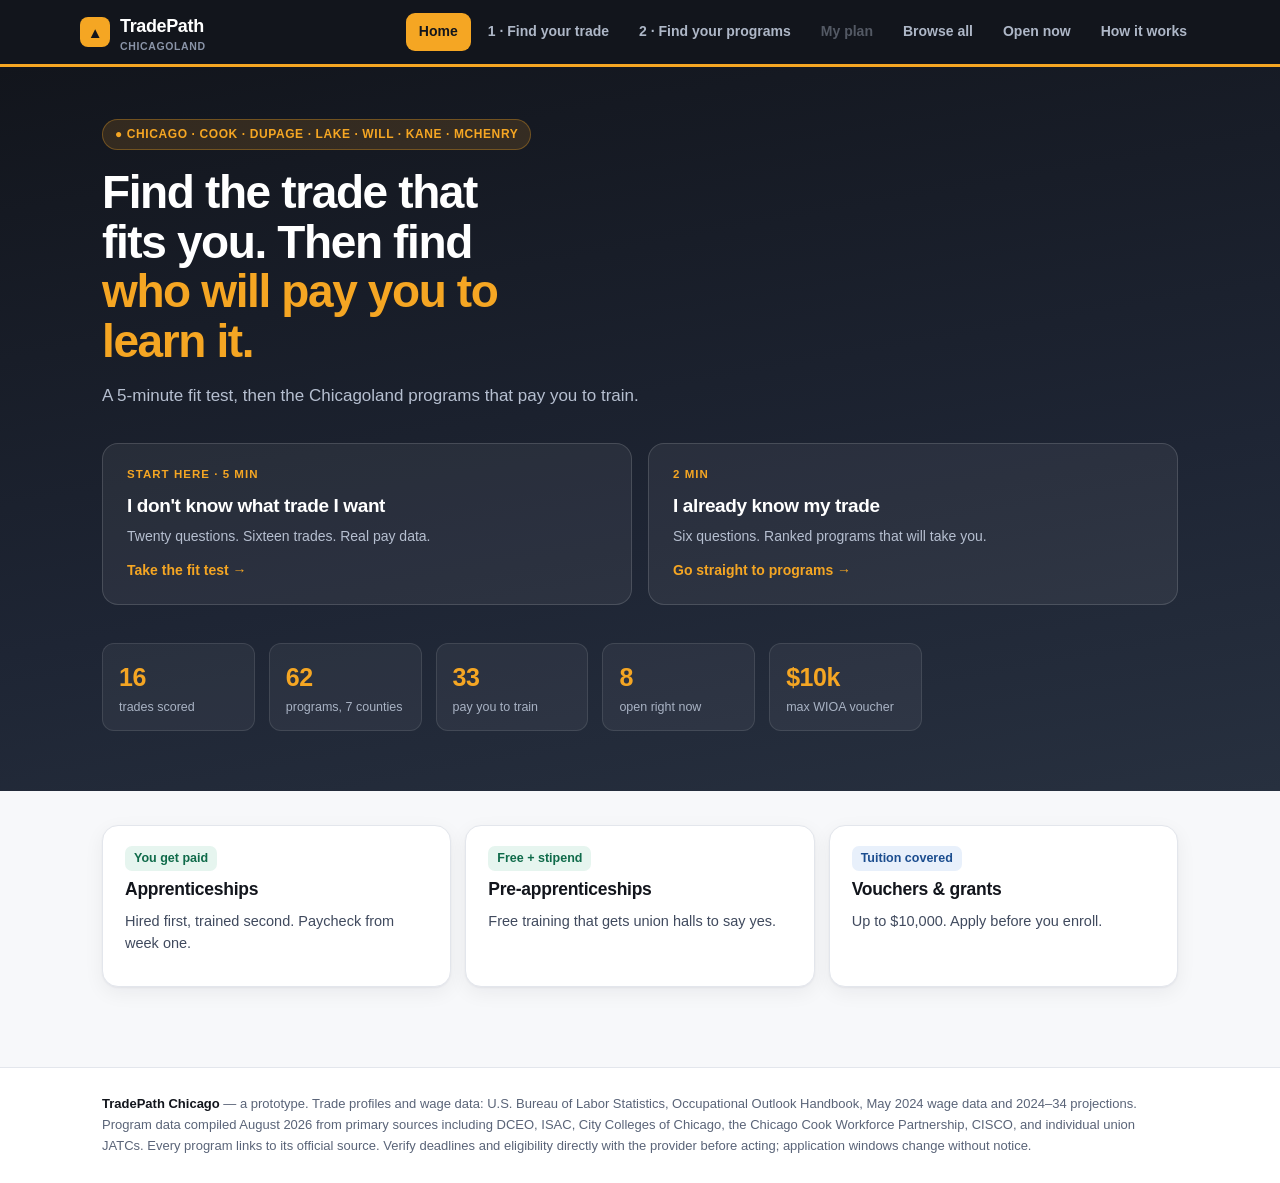
<file: tradepath-slim.html>
<!DOCTYPE html>
<html lang="en">
<head>
<meta charset="utf-8">
<meta name="viewport" content="width=device-width, initial-scale=1">
<title>TradePath Chicago</title>
<style>
:root{
  --ink:#12151c; --ink2:#1c2230; --slate:#5a6478; --line:#e3e6ec;
  --paper:#f7f8fa; --white:#fff;
  --amber:#f5a623; --amber2:#ffc257; --amber-d:#c47f10; --amber-l:#fff6e6;
  --green:#16855c; --green-l:#e6f5ef;
  --blue:#2563b8; --blue-l:#e8f0fb;
  --red:#c0392b; --red-l:#fdeceb;
  --purple:#6b46c1; --purple-l:#f0eafb;
  --r:14px; --sh:0 1px 2px rgba(16,20,30,.05),0 6px 20px rgba(16,20,30,.06);
  --sh2:0 2px 6px rgba(16,20,30,.07),0 18px 44px rgba(16,20,30,.12);
  /* dark surfaces used by the fit test */
  --d-bg:#131720; --d-panel:#1b212c; --d-panel2:#222936; --d-line:#2f3846; --d-ink:#eef1f4; --d-dim:#98a3b4;
}
*{box-sizing:border-box;margin:0;padding:0;-webkit-tap-highlight-color:transparent}
html{scroll-behavior:smooth}
body{
  font-family:-apple-system,BlinkMacSystemFont,"Segoe UI",Inter,Roboto,Helvetica,Arial,sans-serif;
  background:var(--paper); color:var(--ink); line-height:1.55;
  -webkit-font-smoothing:antialiased;
}
.wrap{max-width:1120px;margin:0 auto;padding:0 22px}
.narrow{max-width:820px}

/* ---------- header ---------- */
header.site{background:var(--ink);color:#fff;position:sticky;top:0;z-index:60;border-bottom:3px solid var(--amber)}
.hdr{display:flex;align-items:center;gap:18px;padding:13px 0}
.logo{display:flex;align-items:center;gap:10px;font-weight:800;font-size:18px;letter-spacing:-.02em;cursor:pointer}
.logo .mk{width:30px;height:30px;border-radius:8px;background:var(--amber);display:grid;place-items:center;color:var(--ink);font-size:15px;font-weight:900;flex:none}
.logo small{display:block;font-size:10.5px;font-weight:600;color:#8a94a8;letter-spacing:.06em;text-transform:uppercase;line-height:1}
nav{margin-left:auto;display:flex;gap:4px;flex-wrap:wrap}
nav button{background:transparent;border:0;color:#aeb7c7;font:inherit;font-size:14px;font-weight:600;padding:8px 13px;border-radius:9px;cursor:pointer;transition:.15s}
nav button:hover{background:#232936;color:#fff}
nav button.on{background:var(--amber);color:var(--ink)}
nav button.lock{opacity:.42;cursor:not-allowed}
nav button.lock:hover{background:transparent;color:#aeb7c7}

/* ---------- buttons ---------- */
button{font:inherit;cursor:pointer}
.btn{font:inherit;font-weight:700;font-size:15px;border:0;border-radius:11px;padding:13px 22px;cursor:pointer;display:inline-flex;align-items:center;justify-content:center;gap:8px;transition:.15s;text-decoration:none}
.btn-primary{background:var(--amber);color:var(--ink)}
.btn-primary:hover{background:#ffb63f;transform:translateY(-1px)}
.btn-dark{background:var(--ink);color:#fff}
.btn-dark:hover{background:#2a3243}
.btn-dark:disabled{opacity:.35;cursor:not-allowed;transform:none}
.btn-ghost{background:rgba(255,255,255,.08);color:#fff;border:1px solid rgba(255,255,255,.18)}
.btn-ghost:hover{background:rgba(255,255,255,.15)}
.btn-back{background:#fff;border:1.5px solid var(--line);color:var(--slate);font-weight:650}
.btn-back:hover{border-color:#c3c9d6;color:var(--ink)}
.btn-sm{padding:9px 15px;font-size:14px}

/* ---------- hero ---------- */
.hero{background:linear-gradient(170deg,var(--ink) 0%,#1e2534 62%,#27303f 100%);color:#fff;padding:52px 0 60px;position:relative;overflow:hidden}
.hero .wrap{position:relative;z-index:2}
.eyebrow{display:inline-flex;align-items:center;gap:7px;background:rgba(245,166,35,.14);border:1px solid rgba(245,166,35,.32);color:var(--amber);font-size:12px;font-weight:700;letter-spacing:.05em;text-transform:uppercase;padding:5px 12px;border-radius:99px;margin-bottom:18px}
h1.big{font-size:clamp(30px,5vw,46px);line-height:1.08;letter-spacing:-.03em;font-weight:800;max-width:17ch}
h1.big em{font-style:normal;color:var(--amber)}
.sub{color:#b6bfd0;font-size:17px;max-width:58ch;margin-top:16px}
.stats{display:grid;grid-template-columns:repeat(auto-fit,minmax(128px,1fr));gap:14px;margin-top:38px;max-width:820px}
.stat{background:rgba(255,255,255,.05);border:1px solid rgba(255,255,255,.1);border-radius:12px;padding:14px 16px}
.stat b{display:block;font-size:25px;font-weight:800;color:var(--amber);letter-spacing:-.02em}
.stat span{font-size:12.5px;color:#a9b3c4;line-height:1.35;display:block;margin-top:2px}

/* two doors */
.doors{display:grid;grid-template-columns:repeat(auto-fit,minmax(300px,1fr));gap:16px;margin-top:34px}
.door{background:rgba(255,255,255,.06);border:1px solid rgba(255,255,255,.14);border-radius:16px;padding:22px 24px;text-align:left;color:#fff;transition:.16s;display:block;width:100%}
.door:hover{background:rgba(255,255,255,.1);border-color:rgba(245,166,35,.5);transform:translateY(-2px)}
.door .dn{font-size:11.5px;font-weight:800;letter-spacing:.09em;text-transform:uppercase;color:var(--amber);margin-bottom:7px}
.door h3{font-size:19px;font-weight:750;letter-spacing:-.02em;margin-bottom:6px}
.door p{font-size:14px;color:#b6bfd0;line-height:1.5}
.door .go{margin-top:13px;font-size:14px;font-weight:700;color:var(--amber)}

/* ---------- sections ---------- */
main{padding:0 0 80px}
.view{display:none;animation:fade .3s ease}
.view.on{display:block}
@keyframes fade{from{opacity:0;transform:translateY(6px)}to{opacity:1;transform:none}}
.sec-h{margin:0 0 6px;font-size:24px;font-weight:800;letter-spacing:-.02em}
.sec-p{color:var(--slate);font-size:15px;max-width:72ch;margin-bottom:22px}
.pad{padding-top:34px}

/* ---------- stage rail ---------- */
.rail{display:flex;align-items:center;gap:0;margin:0 0 26px;flex-wrap:wrap}
.rail .st{display:flex;align-items:center;gap:9px;font-size:13px;font-weight:650;color:var(--slate);padding:7px 0}
.rail .st .b{width:23px;height:23px;border-radius:50%;background:var(--line);color:var(--slate);display:grid;place-items:center;font-size:12px;font-weight:800;flex:none}
.rail .st.done .b{background:var(--green);color:#fff}
.rail .st.now{color:var(--ink)}
.rail .st.now .b{background:var(--amber);color:var(--ink)}
.rail .sep{flex:1;height:2px;background:var(--line);margin:0 12px;min-width:18px}

/* ---------- dark test card ---------- */
.dark-card{background:var(--d-panel);border:1px solid var(--d-line);border-radius:20px;padding:30px 32px;box-shadow:0 18px 46px rgba(16,20,30,.22);max-width:780px;margin:0 auto;color:var(--d-ink)}
.dark-card .prog{height:6px;background:var(--d-panel2);border-radius:99px;overflow:hidden;margin-bottom:24px;border:1px solid var(--d-line)}
.dark-card .prog i{display:block;height:100%;background:linear-gradient(90deg,var(--amber),var(--amber2));border-radius:99px;transition:width .35s cubic-bezier(.4,0,.2,1)}
.dark-card .step-n{font-size:12px;font-weight:800;letter-spacing:.09em;text-transform:uppercase;color:var(--amber)}
.dark-card .q{font-size:22px;font-weight:800;letter-spacing:-.02em;margin:7px 0 18px;line-height:1.3;color:#fff}
.dopt{display:flex;align-items:flex-start;gap:11px;text-align:left;width:100%;background:var(--d-panel2);border:1.5px solid var(--d-line);border-radius:12px;padding:14px 16px;color:var(--d-ink);font:inherit;font-size:15.5px;line-height:1.45;transition:.13s;margin-bottom:9px}
.dopt:hover{border-color:#49556a;background:#28303e;transform:translateX(2px)}
.dopt.sel{border-color:var(--amber);background:rgba(245,166,35,.12);box-shadow:inset 0 0 0 1px rgba(245,166,35,.34)}
.dopt .k{display:grid;place-items:center;width:23px;height:23px;flex:none;border-radius:7px;background:#333c4c;color:var(--d-dim);font-size:12px;font-weight:800;margin-top:1px}
.dopt.sel .k{background:var(--amber);color:#1a1205}
.dnav{display:flex;gap:10px;margin-top:22px;align-items:center}
.btn-dback{background:transparent;border:1.5px solid var(--d-line);color:var(--d-dim);font-weight:650}
.btn-dback:hover{color:#fff;border-color:#49556a}
.dhint{margin-left:auto;font-size:12.5px;color:var(--d-dim)}

/* ---------- light quiz card ---------- */
.quiz-card{background:#fff;border:1px solid var(--line);border-radius:20px;box-shadow:var(--sh);padding:32px;max-width:780px;margin:0 auto}
.quiz-card .prog{height:6px;background:var(--line);border-radius:99px;overflow:hidden;margin-bottom:26px}
.quiz-card .prog i{display:block;height:100%;background:var(--amber);border-radius:99px;transition:width .35s cubic-bezier(.4,0,.2,1)}
.step-n{font-size:12px;font-weight:700;letter-spacing:.08em;text-transform:uppercase;color:var(--amber-d)}
.q{font-size:23px;font-weight:800;letter-spacing:-.02em;margin:6px 0 4px}
.q-hint{color:var(--slate);font-size:14px;margin-bottom:20px}
.opts{display:grid;gap:9px}
.opts.two{grid-template-columns:repeat(auto-fit,minmax(215px,1fr))}
.opt{display:flex;align-items:flex-start;gap:11px;text-align:left;width:100%;background:#fff;border:1.5px solid var(--line);border-radius:12px;padding:13px 15px;font:inherit;cursor:pointer;transition:.13s}
.opt:hover{border-color:#c3c9d6;background:#fcfcfd}
.opt.sel{border-color:var(--amber);background:var(--amber-l);box-shadow:0 0 0 3px rgba(245,166,35,.15)}
.opt .bx{width:19px;height:19px;border:2px solid #c8cedb;border-radius:6px;flex:none;margin-top:1px;display:grid;place-items:center;transition:.13s;font-size:12px;font-weight:900}
.opt .bx.rd{border-radius:50%}
.opt.sel .bx{background:var(--amber);border-color:var(--amber);color:var(--ink)}
.opt strong{display:block;font-size:15px;font-weight:650}
.opt span.d{display:block;font-size:13px;color:var(--slate);line-height:1.4;margin-top:1px}
.opt .pre{display:inline-block;background:var(--amber-l);border:1px solid #f0d9a8;color:var(--amber-d);border-radius:6px;padding:1px 7px;font-size:11px;font-weight:800;letter-spacing:.03em;margin-left:7px;vertical-align:1px}
.q-nav{display:flex;gap:10px;margin-top:26px;align-items:center}
.q-nav .btn-dark{margin-left:auto}

/* ---------- trade result cards ---------- */
.trade-rank{background:#fff;border:1px solid var(--line);border-radius:18px;padding:24px 26px;margin-bottom:15px;box-shadow:var(--sh);position:relative;overflow:hidden}
.trade-rank.one{border-color:rgba(245,166,35,.55);box-shadow:0 0 0 1px rgba(245,166,35,.18),var(--sh2)}
.trade-rank .badge{position:absolute;top:0;right:0;background:var(--paper);border-left:1px solid var(--line);border-bottom:1px solid var(--line);border-radius:0 17px 0 12px;padding:6px 14px;font-size:11.5px;font-weight:800;color:var(--slate);letter-spacing:.06em}
.trade-rank.one .badge{background:var(--amber);color:var(--ink);border-color:transparent}
.trade-rank h3{font-size:23px;font-weight:800;letter-spacing:-.025em;margin-bottom:3px;padding-right:80px}
.trade-rank .tagline{color:var(--slate);font-size:14.5px;margin-bottom:15px}
.fitline{display:flex;align-items:center;gap:12px;margin-bottom:16px}
.fitbar{flex:1;height:8px;background:var(--line);border-radius:99px;overflow:hidden}
.fitbar i{display:block;height:100%;background:linear-gradient(90deg,var(--amber-d),var(--amber2));border-radius:99px}
.fitpct{font-size:13px;font-weight:800;color:var(--amber-d);min-width:66px;text-align:right}
.why-box{background:var(--green-l);border:1px solid #b8e2d1;border-radius:10px;padding:11px 14px;font-size:14.5px;color:#0f6b4a;margin-bottom:15px}
.why-box b{font-weight:800}
.facts{display:grid;grid-template-columns:repeat(auto-fit,minmax(190px,1fr));gap:12px;margin-bottom:16px}
.fact{background:var(--paper);border:1px solid var(--line);border-radius:11px;padding:11px 14px}
.fact b{display:block;font-size:11px;font-weight:700;letter-spacing:.06em;text-transform:uppercase;color:var(--slate);margin-bottom:3px}
.fact span{font-size:15px;font-weight:650;color:var(--ink);line-height:1.35;display:block}
.fact span small{display:block;font-weight:400;font-size:12px;color:var(--slate);margin-top:2px}
.rowlist{display:grid;gap:11px;font-size:14.5px}
.rowlist>div{display:grid;grid-template-columns:106px minmax(0,1fr);gap:12px;align-items:start}
.rowlist .l{color:var(--slate);font-size:11px;text-transform:uppercase;letter-spacing:.07em;padding-top:3px;font-weight:700}
.rowlist .v{color:#3a4356;line-height:1.55}
.warnbox{margin-top:14px;font-size:14px;color:#96271b;background:var(--red-l);border:1px solid #f3c4bf;border-radius:10px;padding:11px 14px}
.warnbox b{font-weight:800}
.localbox{margin-top:14px;font-size:14.5px;color:#4c2f96;background:var(--purple-l);border:1px solid #d9cbf5;border-radius:10px;padding:12px 15px;line-height:1.55}
.localbox b{font-weight:800;display:block;margin-bottom:3px;font-size:12px;letter-spacing:.05em;text-transform:uppercase}

details.all{border:1px solid var(--line);border-radius:14px;background:#fff;margin-top:12px;box-shadow:var(--sh)}
details.all summary{padding:16px 22px;cursor:pointer;font-weight:700;list-style:none;display:flex;justify-content:space-between;align-items:center;font-size:15px}
details.all summary::-webkit-details-marker{display:none}
details.all summary::after{content:"▾";color:var(--slate);transition:transform .2s}
details.all[open] summary::after{transform:rotate(180deg)}
.allrows{padding:0 22px 18px}
.allrow{display:flex;align-items:center;gap:12px;padding:9px 0;border-top:1px solid var(--line);font-size:14.5px}
.allrow .n{color:var(--slate);font-size:12.5px;width:22px;flex:none}
.allrow .nm{flex:1}
.allrow .bb{width:110px;height:6px;background:var(--line);border-radius:99px;overflow:hidden;flex:none}
.allrow .bb i{display:block;height:100%;background:#b3bcca;border-radius:99px}
.allrow .pp{width:44px;text-align:right;color:var(--slate);font-size:13px;flex:none;font-weight:650}

/* handoff banner */
.handoff{background:linear-gradient(160deg,var(--ink),#242c3b);color:#fff;border-radius:18px;padding:28px 30px;margin:26px 0 8px;position:relative;overflow:hidden}
.handoff .in{position:relative;z-index:2}
.handoff h3{font-size:22px;font-weight:800;letter-spacing:-.02em;margin-bottom:8px}
.handoff p{color:#b6bfd0;font-size:15px;max-width:62ch;margin-bottom:18px}
.handoff .cnt{display:inline-flex;align-items:center;gap:8px;background:rgba(245,166,35,.14);border:1px solid rgba(245,166,35,.34);color:var(--amber);border-radius:99px;padding:5px 13px;font-size:12.5px;font-weight:700;margin-bottom:14px}

/* ---------- result header ---------- */
.res-hd{background:#fff;border:1px solid var(--line);border-radius:18px;padding:22px 26px;box-shadow:var(--sh);margin-bottom:24px;display:flex;gap:20px;align-items:center;flex-wrap:wrap}
.res-hd .big{font-size:38px;font-weight:800;color:var(--amber-d);line-height:1;letter-spacing:-.03em;align-self:flex-start;padding-top:3px}
.res-hd h2{font-size:20px;font-weight:800;letter-spacing:-.02em;margin-bottom:3px}
.res-hd p{color:var(--slate);font-size:14.5px}
.chips{display:flex;gap:6px;flex-wrap:wrap;margin-top:10px}
.chip{background:var(--paper);border:1px solid var(--line);border-radius:99px;padding:3px 11px;font-size:12.5px;font-weight:600;color:var(--slate)}
.chip.hi{background:var(--amber-l);border-color:#f0d9a8;color:var(--amber-d);font-weight:700}

.group-h{display:flex;align-items:center;gap:10px;margin:30px 0 4px}
.group-h h3{font-size:17px;font-weight:800;letter-spacing:-.01em}
.group-h .n{background:var(--ink);color:#fff;font-size:12px;font-weight:700;border-radius:99px;padding:2px 9px}
.group-p{color:var(--slate);font-size:14px;margin-bottom:16px;max-width:74ch}

/* ---------- program cards ---------- */
.grid{display:grid;gap:14px}
.card{background:#fff;border:1px solid var(--line);border-radius:16px;padding:20px 22px;box-shadow:var(--sh);cursor:pointer;transition:.16s;position:relative;overflow:hidden;text-align:left;width:100%;font:inherit;color:var(--ink);display:block}
.card:hover{box-shadow:var(--sh2);transform:translateY(-2px);border-color:#d4d9e3}
.card.rank1:before{content:"";position:absolute;left:0;top:0;bottom:0;width:4px;background:var(--amber)}
.card-top{display:flex;justify-content:space-between;gap:14px;align-items:flex-start;margin-bottom:9px}
.card h4{font-size:17.5px;font-weight:750;letter-spacing:-.015em;line-height:1.25}
.card .org{font-size:13.5px;color:var(--slate);font-weight:550;margin-top:2px}
.card .blurb{font-size:14.5px;color:#404a5e;margin:10px 0 12px;line-height:1.5}
.val{background:var(--green-l);border:1px solid #b8e2d1;border-radius:9px;padding:8px 12px;font-size:13.5px;font-weight:650;color:#0f6b4a;margin-bottom:12px;display:flex;gap:7px;align-items:flex-start}
.meta{display:flex;gap:6px;flex-wrap:wrap;font-size:12.5px}
.tag{border-radius:7px;padding:3px 9px;font-weight:650;white-space:nowrap}
.t-paid{background:var(--green-l);color:#0f6b4a}
.t-free{background:var(--blue-l);color:#1b4d8f}
.t-time{background:var(--paper);color:var(--slate);border:1px solid var(--line)}
.t-open{background:var(--green);color:#fff}
.t-urgent{background:var(--red-l);color:var(--red);border:1px solid #f3c4bf}
.t-trade{background:var(--amber);color:var(--ink)}
.score{flex:none;text-align:right}
.score b{display:block;font-size:21px;font-weight:800;color:var(--amber-d);line-height:1;letter-spacing:-.02em}
.score span{font-size:10.5px;font-weight:700;letter-spacing:.06em;text-transform:uppercase;color:var(--slate)}
.why{margin-top:12px;padding-top:12px;border-top:1px dashed var(--line);display:flex;gap:6px;flex-wrap:wrap}
.why b{font-size:12px;font-weight:700;color:var(--slate);text-transform:uppercase;letter-spacing:.05em;width:100%;margin-bottom:2px}
.why-i{background:var(--amber-l);border:1px solid #f3ddb4;color:#8a5d05;border-radius:7px;padding:3px 9px;font-size:12.5px;font-weight:600}
.blocked .card{border-style:dashed}
.fix{background:var(--purple-l);border:1px solid #d9cbf5;border-radius:9px;padding:9px 12px;font-size:13.5px;color:#4c2f96;margin-top:12px;line-height:1.5}
.fix b{font-weight:750}

/* ---------- filters ---------- */
.filters{background:#fff;border:1px solid var(--line);border-radius:16px;padding:16px 18px;box-shadow:var(--sh);margin-bottom:22px;display:flex;gap:16px;flex-wrap:wrap;align-items:flex-end}
.fgrp label{display:block;font-size:11.5px;font-weight:700;letter-spacing:.06em;text-transform:uppercase;color:var(--slate);margin-bottom:5px}
.fgrp select,.fgrp input{font:inherit;font-size:14px;border:1.5px solid var(--line);border-radius:9px;padding:8px 11px;background:#fff;color:var(--ink);min-width:168px}
.fgrp input{min-width:228px}
.fgrp select:focus,.fgrp input:focus{outline:0;border-color:var(--amber);box-shadow:0 0 0 3px rgba(245,166,35,.14)}
.count{margin-left:auto;font-size:13.5px;color:var(--slate);font-weight:600;padding-bottom:9px}

/* ---------- modal ---------- */
.ov{position:fixed;inset:0;background:rgba(12,15,22,.6);backdrop-filter:blur(3px);z-index:100;display:none;align-items:flex-start;justify-content:center;padding:32px 18px;overflow-y:auto}
.ov.on{display:flex}
.modal{background:#fff;border-radius:20px;max-width:800px;width:100%;box-shadow:0 30px 80px rgba(0,0,0,.35);animation:pop .22s cubic-bezier(.34,1.4,.64,1);overflow:hidden}
@keyframes pop{from{opacity:0;transform:scale(.96) translateY(10px)}to{opacity:1;transform:none}}
.m-hd{background:var(--ink);color:#fff;padding:26px 30px;position:relative}
.m-hd h3{font-size:23px;font-weight:800;letter-spacing:-.02em;line-height:1.2;padding-right:44px}
.m-hd .org{color:var(--amber);font-size:14px;font-weight:650;margin-top:4px}
.x{position:absolute;right:20px;top:22px;background:rgba(255,255,255,.12);border:0;color:#fff;width:32px;height:32px;border-radius:9px;font-size:18px;cursor:pointer;line-height:1}
.x:hover{background:rgba(255,255,255,.24)}
.m-bd{padding:26px 30px 30px;max-height:64vh;overflow-y:auto}
.m-val{background:var(--green-l);border:1px solid #b8e2d1;border-radius:11px;padding:13px 16px;font-size:15px;font-weight:650;color:#0f6b4a;margin-bottom:18px}
.m-blurb{font-size:15px;color:#3a4356;line-height:1.6;margin-bottom:20px}
.m-h4{font-size:15px;font-weight:800;letter-spacing:-.01em;margin:22px 0 10px;display:flex;align-items:center;gap:8px}
.m-h4:before{content:"";width:3px;height:16px;background:var(--amber);border-radius:2px}
.reqs{display:grid;gap:7px}
.reqs li{list-style:none;font-size:14.5px;color:#3a4356;padding-left:24px;position:relative;line-height:1.45}
.reqs li:before{content:"✓";position:absolute;left:0;top:0;color:var(--green);font-weight:800}
.earns{display:flex;gap:6px;flex-wrap:wrap}
.earn{background:var(--blue-l);border:1px solid #c3d9f5;color:#1b4d8f;border-radius:8px;padding:4px 11px;font-size:13px;font-weight:600}
.chk{display:grid;gap:8px}
.chk-i{display:flex;gap:12px;align-items:flex-start;background:var(--paper);border:1.5px solid var(--line);border-radius:11px;padding:12px 15px;cursor:pointer;transition:.13s;text-align:left;width:100%;font:inherit}
.chk-i:hover{border-color:#c8cedb;background:#fff}
.chk-i.done{background:var(--green-l);border-color:#b8e2d1}
.chk-i.done .txt{text-decoration:line-through;color:#6f8a80}
.chk-i .bx2{width:22px;height:22px;border:2px solid #c8cedb;border-radius:7px;flex:none;display:grid;place-items:center;font-size:13px;font-weight:900;transition:.13s;background:#fff}
.chk-i.done .bx2{background:var(--green);border-color:var(--green);color:#fff}
.chk-i .num{flex:none;width:22px;height:22px;border-radius:50%;background:var(--ink);color:#fff;font-size:11.5px;font-weight:800;display:grid;place-items:center}
.chk-i .txt{font-size:14.5px;color:#2c3446;line-height:1.5}
.warn{background:var(--red-l);border:1px solid #f3c4bf;border-radius:10px;padding:11px 14px;font-size:13.5px;color:#96271b;margin:16px 0}
.m-ft{border-top:1px solid var(--line);padding:18px 30px;display:flex;gap:10px;flex-wrap:wrap;align-items:center;background:var(--paper)}
.m-ft .contact{font-size:13px;color:var(--slate);flex:1;min-width:200px;line-height:1.45}

/* ---------- deadline board ---------- */
.dl-grid{display:grid;gap:12px}
.dl{background:#fff;border:1px solid var(--line);border-left:4px solid var(--slate);border-radius:13px;padding:15px 19px;box-shadow:var(--sh);cursor:pointer;transition:.15s;display:flex;gap:16px;align-items:center;flex-wrap:wrap;text-align:left;width:100%;font:inherit;color:var(--ink)}
.dl:hover{box-shadow:var(--sh2);transform:translateX(2px)}
.dl.open{border-left-color:var(--green)}
.dl.urgent{border-left-color:var(--red)}
.dl.yours{background:#fffdf7;border-left-color:var(--amber)}
.dl-l{flex:1;min-width:240px}
.dl-l b{font-size:15.5px;font-weight:700;display:block}
.dl-l span{font-size:13px;color:var(--slate)}
.dl-r{font-size:13.5px;font-weight:650;text-align:right;max-width:340px}
.dl.open .dl-r{color:var(--green)}
.dl.urgent .dl-r{color:var(--red)}
.mine{display:inline-block;background:var(--amber);color:var(--ink);font-size:10.5px;font-weight:800;letter-spacing:.05em;border-radius:5px;padding:1px 6px;margin-left:7px;vertical-align:2px}

/* ---------- plan ---------- */
.plan-doc{background:#fff;border:1px solid var(--line);border-radius:18px;padding:34px 38px;box-shadow:var(--sh);max-width:880px}
.plan-doc h2{font-size:26px;font-weight:800;letter-spacing:-.025em;margin-bottom:5px}
.plan-doc .pmeta{color:var(--slate);font-size:14px;margin-bottom:24px;padding-bottom:20px;border-bottom:2px solid var(--line)}
.plan-doc h3{font-size:17px;font-weight:800;letter-spacing:-.015em;margin:28px 0 11px;display:flex;gap:9px;align-items:center}
.plan-doc h3:before{content:"";width:3px;height:18px;background:var(--amber);border-radius:2px;flex:none}
.plan-doc p{font-size:15px;color:#3a4356;line-height:1.65;margin-bottom:12px}
.pstep{display:flex;gap:13px;align-items:flex-start;background:var(--paper);border:1px solid var(--line);border-radius:12px;padding:14px 17px;margin-bottom:9px}
.pstep .pn{flex:none;width:25px;height:25px;border-radius:50%;background:var(--ink);color:#fff;font-size:12px;font-weight:800;display:grid;place-items:center}
.pstep .pb{flex:1}
.pstep .pb b{display:block;font-size:15px;font-weight:750;margin-bottom:2px}
.pstep .pb span{font-size:14px;color:var(--slate);line-height:1.5;display:block}
.pstep .pb .ct{font-size:13px;color:var(--ink);margin-top:5px;display:block}
.pcall{background:var(--amber-l);border:1px solid #f0d9a8;border-radius:12px;padding:16px 19px;margin-bottom:14px}
.pcall b{display:block;font-size:14.5px;font-weight:800;margin-bottom:5px;color:var(--amber-d)}
.pcall p{font-size:14.5px;color:#6b4a08;margin:0;line-height:1.6}
.week{display:grid;gap:8px}
.week-i{display:flex;gap:12px;align-items:flex-start;background:#fff;border:1.5px solid var(--line);border-radius:11px;padding:12px 15px}
.week-i .wb{width:20px;height:20px;border:2px solid #c8cedb;border-radius:6px;flex:none;margin-top:1px}
.week-i .wt{font-size:14.5px;color:#2c3446;line-height:1.5}
.plan-actions{display:flex;gap:10px;flex-wrap:wrap;margin-top:26px}

/* ---------- methodology ---------- */
.plan{background:#fff;border:1px solid var(--line);border-radius:18px;padding:30px 34px;box-shadow:var(--sh);max-width:880px}
.plan h3{font-size:19px;font-weight:800;letter-spacing:-.02em;margin:26px 0 10px;display:flex;gap:9px;align-items:center}
.plan h3:first-child{margin-top:0}
.plan h3:before{content:"";width:3px;height:19px;background:var(--amber);border-radius:2px;flex:none}
.plan p{font-size:15px;color:#3a4356;line-height:1.65;margin-bottom:12px}
.plan ul{margin:0 0 14px 0;padding-left:0}
.plan li{list-style:none;font-size:14.5px;color:#3a4356;line-height:1.55;padding-left:22px;position:relative;margin-bottom:7px}
.plan li:before{content:"▸";position:absolute;left:2px;color:var(--amber-d);font-weight:800}
.phase{background:var(--paper);border:1px solid var(--line);border-radius:12px;padding:15px 18px;margin-bottom:11px}
.phase b{display:block;font-size:14.5px;font-weight:750;margin-bottom:4px}
.phase span{font-size:14px;color:var(--slate);line-height:1.5}
code{background:var(--paper);border:1px solid var(--line);border-radius:5px;padding:1px 5px;font-size:13px;font-family:ui-monospace,SFMono-Regular,Menlo,monospace}

footer{border-top:1px solid var(--line);background:#fff;padding:26px 0;font-size:13px;color:var(--slate);line-height:1.6}
footer b{color:var(--ink)}
.empty{background:#fff;border:1px dashed var(--line);border-radius:16px;padding:44px 30px;text-align:center;color:var(--slate)}
.empty b{display:block;font-size:17px;color:var(--ink);margin-bottom:6px}
.gate{background:#fff;border:1px dashed var(--line);border-radius:16px;padding:40px 30px;text-align:center;max-width:600px;margin:0 auto}
.gate b{display:block;font-size:19px;color:var(--ink);margin-bottom:8px;font-weight:800}
.gate p{color:var(--slate);font-size:15px;margin-bottom:20px;line-height:1.6}

/* ============================================================
   ADDED · Chicago live data layer (Team 6 / Claude). Additive
   block only; nothing above this line was changed.
   ============================================================ */
.livebox{margin-top:14px;background:var(--green-l);border:1px solid #b8e2d1;border-radius:10px;padding:13px 15px}
.livebox .lbh{display:flex;align-items:center;gap:7px;font-size:11px;font-weight:800;letter-spacing:.06em;text-transform:uppercase;color:var(--green);margin-bottom:7px}
.livebox .lbdot{width:7px;height:7px;border-radius:50%;background:var(--green);animation:lbpulse 1.6s ease infinite}
@keyframes lbpulse{0%,100%{opacity:1}50%{opacity:.3}}
.livebox .lbhead{font-size:14.5px;font-weight:700;color:#0f6b4a;margin-bottom:8px}
.lbco{display:flex;align-items:center;gap:10px;padding:5px 0;border-top:1px dashed #b8e2d1;font-size:13.5px;color:#134f38}
.lbco:first-of-type{border-top:0}
.lbco .nm{flex:1;min-width:0;overflow:hidden;text-overflow:ellipsis;white-space:nowrap;font-weight:600}
.lbco .bb{width:78px;height:5px;background:#cdeadf;border-radius:99px;overflow:hidden;flex:none}
.lbco .bb i{display:block;height:100%;background:var(--green);border-radius:99px}
.lbco .n{width:74px;text-align:right;font-size:12px;color:#3f7a63;flex:none}
.lbareas{display:flex;gap:6px;flex-wrap:wrap;margin-top:10px}
.lbarea{background:#fff;border:1px solid #b8e2d1;color:#0f6b4a;border-radius:99px;padding:3px 10px;font-size:12px;font-weight:650}
.lbsrc{margin-top:9px;font-size:12px;color:#557a6b;line-height:1.5}
.lbsrc b{color:#134f38}
@media print{.livebox .lbdot{animation:none}}

/* ---------- print ---------- */
@media print{
  header.site,nav,footer,.plan-actions,.rail{display:none !important}
  body{background:#fff}
  .view{display:none !important}
  .view.on{display:block !important}
  .plan-doc{box-shadow:none;border:0;padding:0;max-width:100%}
  .pstep,.week-i,.pcall{break-inside:avoid}
  .pad{padding-top:0}
  a{text-decoration:none;color:#000}
}

@media(max-width:700px){
  .quiz-card,.dark-card{padding:22px 18px}
  .plan-doc{padding:24px 20px}
  .m-hd,.m-bd,.m-ft{padding-left:20px;padding-right:20px}
  .hdr{flex-wrap:wrap}
  nav{width:100%;margin-left:0}
  .rowlist>div{grid-template-columns:1fr;gap:2px}
  .trade-rank h3{padding-right:0}
  .trade-rank .badge{position:static;border-radius:7px;display:inline-block;margin-bottom:9px;border:1px solid var(--line)}
  .allrow .bb{width:56px}
}
</style>
</head>
<body>
<header class="site">
  <div class="wrap hdr">
    <div class="logo" onclick="show('home')">
      <div class="mk">▲</div>
      <div>TradePath<br><small>Chicagoland</small></div>
    </div>
    <nav id="nav">
      <button data-v="home" class="on">Home</button>
      <button data-v="test">1 · Find your trade</button>
      <button data-v="eligibility">2 · Find your programs</button>
      <button data-v="myplan">My plan</button>
      <button data-v="browse">Browse all</button>
      <button data-v="deadlines">Open now</button>
      <button data-v="method">How it works</button>
    </nav>
  </div>
</header>

<main>

<!-- ==================== HOME ==================== -->
<section class="view on" id="v-home">
  <div class="hero">
    <div class="wrap">
      <div class="eyebrow">● Chicago · Cook · DuPage · Lake · Will · Kane · McHenry</div>
      <h1 class="big">Find the trade that fits you. Then find <em>who will pay you to learn it.</em></h1>
      <p class="sub">A 5-minute fit test, then the Chicagoland programs that pay you to train.</p>
      <div class="doors">
        <button class="door" data-go="test">
          <div class="dn">Start here · 5 min</div>
          <h3>I don't know what trade I want</h3>
          <p>Twenty questions. Sixteen trades. Real pay data.</p>
          <div class="go">Take the fit test →</div>
        </button>
        <button class="door" data-go="eligibility">
          <div class="dn">2 min</div>
          <h3>I already know my trade</h3>
          <p>Six questions. Ranked programs that will take you.</p>
          <div class="go">Go straight to programs →</div>
        </button>
      </div>
      <div class="stats" id="homeStats"></div>
    </div>
  </div>

  <div class="wrap" style="padding-top:34px">
    <div class="grid" style="grid-template-columns:repeat(auto-fit,minmax(220px,1fr))">
      <div class="card" style="cursor:default">
        <div class="meta" style="margin-bottom:8px"><span class="tag t-paid">You get paid</span></div>
        <h4>Apprenticeships</h4>
        <p class="blurb">Hired first, trained second. Paycheck from week one.</p>
      </div>
      <div class="card" style="cursor:default">
        <div class="meta" style="margin-bottom:8px"><span class="tag t-paid">Free + stipend</span></div>
        <h4>Pre-apprenticeships</h4>
        <p class="blurb">Free training that gets union halls to say yes.</p>
      </div>
      <div class="card" style="cursor:default">
        <div class="meta" style="margin-bottom:8px"><span class="tag t-free">Tuition covered</span></div>
        <h4>Vouchers &amp; grants</h4>
        <p class="blurb">Up to $10,000. Apply before you enroll.</p>
      </div>
    </div>
  </div>
</section>

<!-- ==================== FIT TEST ==================== -->
<section class="view" id="v-test">
  <div class="wrap narrow pad">
    <div class="rail" id="rail-test"></div>
    <div class="dark-card">
      <div class="prog"><i id="tbar" style="width:0%"></i></div>
      <div id="tbody"></div>
      <div class="dnav">
        <button class="btn btn-dback btn-sm" id="tback">← Back</button>
        <button class="btn btn-primary btn-sm" id="tnext" disabled>Next →</button>
        <span class="dhint">Press A–D or 1–4</span>
      </div>
    </div>
  </div>
</section>

<!-- ==================== TEST RESULTS ==================== -->
<section class="view" id="v-traderesults">
  <div class="wrap pad" id="tradeResultsBody"></div>
</section>

<!-- ==================== ELIGIBILITY QUIZ ==================== -->
<section class="view" id="v-eligibility">
  <div class="wrap narrow pad">
    <div class="rail" id="rail-elig"></div>
    <div class="quiz-card">
      <div class="prog"><i id="ebar" style="width:0%"></i></div>
      <div id="ebody"></div>
      <div class="q-nav">
        <button class="btn btn-back btn-sm" id="eback">← Back</button>
        <button class="btn btn-dark btn-sm" id="enext">Next →</button>
      </div>
    </div>
  </div>
</section>

<!-- ==================== PROGRAM RESULTS ==================== -->
<section class="view" id="v-results">
  <div class="wrap pad" id="resultsBody"></div>
</section>

<!-- ==================== MY PLAN ==================== -->
<section class="view" id="v-myplan">
  <div class="wrap pad" id="myPlanBody"></div>
</section>

<!-- ==================== BROWSE ==================== -->
<section class="view" id="v-browse">
  <div class="wrap pad">
    <h2 class="sec-h">Every program we track</h2>
    <p class="sec-p">Verified against primary sources, August 2026. Call before you count on anything marked "verify."</p>
    <div class="filters">
      <div class="fgrp"><label>Search</label><input id="fq" placeholder="Welding, electrical, veteran…"></div>
      <div class="fgrp"><label>County</label><select id="fc"></select></div>
      <div class="fgrp"><label>Trade</label><select id="ft"></select></div>
      <div class="fgrp"><label>Type</label><select id="fy"></select></div>
      <div class="count" id="fcount"></div>
    </div>
    <div class="grid" id="browseGrid"></div>
  </div>
</section>

<!-- ==================== DEADLINES ==================== -->
<section class="view" id="v-deadlines">
  <div class="wrap pad">
    <h2 class="sec-h">What's open right now</h2>
    <p class="sec-p">Windows close fast. Sorted by urgency. Your trades are flagged.</p>
    <div class="dl-grid" id="dlGrid"></div>
  </div>
</section>

<!-- ==================== METHOD ==================== -->
<section class="view" id="v-method">
  <div class="wrap pad">
    <h2 class="sec-h">How this works, and how to build it out</h2>
    <p class="sec-p">The strategy behind both halves of the matching, the seam where they join, and what it would take to turn this prototype into something real.</p>
    <div class="plan">
      <h3>The problem this solves</h3>
      <p>Chicagoland does not have a funding shortage for trades training. It has a <em>navigation</em> problem, and it has an <em>orientation</em> problem, and those are different problems that need to be solved in sequence.</p>
      <p>The navigation problem: between the state, the county, the city, seven workforce boards, City Colleges, roughly 18 union JATCs and 40-plus nonprofit providers, there is well over $50 million a year flowing toward exactly the person who wants to learn a trade. Almost none of it is discoverable from a single place, and the eligibility rules differ on every axis that matters: age, county, income, diploma status, veteran status, record, gender, and whether you happen to check a website on the right Wednesday. The result is that the people who most need the money route around it. They enroll at a for-profit trade school, take on debt, and never find out that a WIOA voucher would have covered it, or that the union hall two neighborhoods over would have paid them to learn the same trade.</p>
      <p>The orientation problem is upstream of that and larger. Most people who would thrive in a trade never seriously consider one, and the ones who do consider it pick by proximity: a relative is an electrician, so they look at electrical. Nobody ever asks them whether they would rather be eighty feet up on a beam or holding a tolerance to a thousandth of an inch indoors, which are both trades, and which suit opposite people. A directory cannot fix that. A directory assumes you already know the answer.</p>

      <h3>Why the two halves need each other</h3>
      <p>Run alone, each half fails in a predictable way. A trade-fit quiz produces a satisfying result and then abandons the user at exactly the moment they are most motivated, with a suggestion to "search your state plus the trade." A program directory presents sixty options to somebody who cannot yet tell a pre-apprenticeship from a JATC, and the most common outcome is that they close the tab.</p>
      <p>Chained, the seam does real work. The fit test outputs a ranked trade vector; the directory consumes it as a scoring input rather than a filter, which matters because a user's second and third trades are often served by programs their first is not. And the handoff is the moment of highest intent in the whole flow, which is the correct moment to ask the six eligibility questions people are otherwise reluctant to answer.</p>

      <h3>How the fit test scores</h3>
      <p>Twenty forced-choice questions, each option carrying signed weights across fifteen traits: <code>outdoor</code>, <code>heights</code>, <code>physical</code>, <code>precision</code>, <code>diagnose</code>, <code>machines</code>, <code>people</code>, <code>travel</code>, <code>business</code>, <code>tech</code>, <code>grit</code>, <code>routine</code>, <code>risk</code>, <code>craft</code>, <code>team</code>. Answers sum into a user vector, normalized to −1..1 against the maximum obtainable per trait.</p>
      <ul>
        <li>Each of the sixteen trades carries a 0–10 profile on the same fifteen traits.</li>
        <li>Trades are scored against how far they sit from the <b>average trade</b> on each trait, not from a fixed midpoint. This is the single most important detail in the engine. Without it, trades that are moderate on everything win nearly every quiz and the distinctive ones never surface, which is the failure mode of most career quizzes.</li>
        <li>The result is a cosine-like ratio mapped into a readable percentage band, plus a plain-language explanation naming the three traits that actually drove the match.</li>
        <li>When the top score is low, the app says so: it tells the user their answers did not lean hard in any direction and that shadowing a day will teach them more than the quiz did.</li>
      </ul>

      <h3>How the program match scores</h3>
      <ul>
        <li><b>Hard filters</b> remove anything you are categorically ineligible for: wrong county, wrong age, veteran-only, women-only, CPS-graduate-only.</li>
        <li><b>Trade fit</b> is where the two halves join. Programs serving your first-ranked trade get the largest boost, second and third get progressively less, and the boost is scaled by the actual fit percentage rather than applied flat, so a weak 61% top match moves the rankings less than a decisive 89% one.</li>
        <li><b>Scoring</b> then ranks by whether it pays you, whether it is open right now, and whether it fits the goal you named.</li>
        <li><b>Near-misses</b> are the part most directories skip. If one fixable thing blocks you (usually a diploma, a driver's license, or a welding prerequisite), we still show the program and name the specific program that unblocks it. That turns a dead end into a two-step plan.</li>
      </ul>

      <h3>Data model</h3>
      <p>Every program carries structured eligibility (<code>age</code>, <code>edu</code>, <code>license</code>, <code>residency</code>, <code>veteran</code>, <code>gender</code>, <code>sponsor</code>), a funding type, a trade tag set, a county set, a deadline string with an <code>open</code> or <code>urgent</code> flag, and an ordered <code>steps</code> array. The steps array is what makes this more than a search engine: it is the thing that tells you to get a money order rather than cash, to bring your original Social Security card, or to start reinstating your license now because it takes six weeks.</p>
      <p>The join layer is a separate table mapping each of the sixteen BLS trades onto the directory's trade tags, plus a hand-written <code>localNote</code> naming the specific Chicagoland door into that trade. That note is the highest-value field in the app and the one that cannot be generated: it is the difference between "consider becoming a lineman" and "Dawson Tech's line worker certificate is the route, ComEd hires more than half its graduates, and doing ComEd CONSTRUCT first makes you the target group for the $6,500 scholarship."</p>

      <h3>What would need to happen next</h3>
      <div class="phase"><b>Phase 1 · Trust the data</b><span>Program details go stale fast, especially union application windows. The fix is a scraper against the CISCO opportunity board plus a monthly human verification pass, with a "last verified" date shown on every card. A wrong deadline is worse than no deadline.</span></div>
      <div class="phase"><b>Phase 2 · Real accounts</b><span>Save a profile, check off application steps across devices, and get a push notification when Local 150's October window opens or the Plumbers 130 portal goes live in November. The deadline alerting is arguably more valuable than the matching.</span></div>
      <div class="phase"><b>Phase 3 · Close the loop with providers</b><span>Warm handoff instead of a link: submit an interest form directly to CWIT, Revolution Workshop or the Illinois Works intake from inside the app. Providers get qualified referrals, users skip a step, and you get placement data back, which is the only way to learn which recommendations actually work.</span></div>
      <div class="phase"><b>Phase 4 · Retrain the fit test on outcomes</b><span>Right now the trade profiles are hand-authored expert judgment. With placement and retention data flowing back from providers, the trait weights become learnable: which answers actually predict somebody still being in the trade at eighteen months. That is the version worth defending.</span></div>
      <div class="phase"><b>Phase 5 · Statewide, then multi-state</b><span>The structure is not Chicago-specific. Every state has a WIOA board network, a state grant, JATCs and nonprofit pre-apprenticeships. The fit test ports unchanged because BLS data is national; only the program records and the local notes change.</span></div>

      <h3>Honest limitations of this prototype</h3>
      <ul>
        <li>Program data is a point-in-time snapshot from August 2026. Union windows in particular change without notice, which is why every card links to the primary source.</li>
        <li>Several programs do not publish key details at all: the Chicago Cook ITA dollar cap, Illinois Works stipend amounts, and the cost and length of the Highway Construction program. Those are flagged rather than guessed at.</li>
        <li>Two of the sixteen trades have thin Chicagoland coverage in this dataset. Aircraft mechanic has no A&P school in the program set at all, and the app says so on the results card rather than quietly returning nothing.</li>
        <li>Both matching layers are rule-based and transparent by design. That is a feature at this stage, since a user can see exactly why something was recommended, but real placement outcome data would beat hand-tuned weights.</li>
        <li>Wage figures are national BLS medians. Chicago union scale runs well above them, and non-union suburban work often below. Treat them as relative signal between trades, not as a local salary quote.</li>
        <li>Nothing is stored anywhere. Close the tab and your answers are gone.</li>
      </ul>
    </div>
  </div>
</section>

</main>

<div class="ov" id="ov"><div class="modal" id="modal"></div></div>

<footer><div class="wrap">
  <b>TradePath Chicago</b> — a prototype. Trade profiles and wage data: U.S. Bureau of Labor Statistics, Occupational Outlook Handbook, May 2024 wage data and 2024–34 projections. Program data compiled August 2026 from primary sources including DCEO, ISAC, City Colleges of Chicago, the Chicago Cook Workforce Partnership, CISCO, and individual union JATCs. Every program links to its official source. Verify deadlines and eligibility directly with the provider before acting; application windows change without notice.
</div></footer>

<script>
/* ============ TRAIT VOCABULARY ============ */
const TRAITS = ["outdoor","heights","physical","precision","diagnose","machines","people","travel","business","tech","grit","routine","risk","craft","team"];

/* ============ FIT TEST QUESTIONS ============ */
const TQUESTIONS = [
{q:"It's 6:00 a.m. on your first real day. Which one gets you out of bed?",
 o:[
  {t:"A loaded work truck and three different addresses before lunch", w:{travel:3,people:2,diagnose:1}},
  {t:"The same shop, the same bench, the same machine, dialed in exactly how I like it", w:{routine:3,precision:2,outdoor:-2,team:-1}},
  {t:"A job site with a crane running and something huge going up", w:{outdoor:3,team:3,physical:2}},
  {t:"A plant floor where something is about to break and I'm the one who finds it", w:{diagnose:3,machines:3,routine:-2}}
 ]},

{q:"You're 80 feet up on a steel beam. The view is incredible. Your honest reaction?",
 o:[
  {t:"Best office in the world. Sign me up.", w:{heights:4,risk:2,outdoor:1}},
  {t:"Nervous at first, but I'd get used to it, especially for the money", w:{heights:2,risk:1}},
  {t:"I could do it if I had to, but I wouldn't pick it", w:{heights:-1}},
  {t:"Not a chance. I need the ground.", w:{heights:-4,risk:-1}}
 ]},

{q:"It's 19°F, the wind is cutting, and you're outside for the whole shift.",
 o:[
  {t:"Layer up and go. I'd rather freeze than sit under fluorescent lights.", w:{outdoor:4,grit:2,physical:1}},
  {t:"Not fun, but weather is part of the deal", w:{outdoor:2,grit:1}},
  {t:"I'd take mostly-indoor work with some outside days", w:{outdoor:-2}},
  {t:"Give me a roof and a thermostat", w:{outdoor:-4,grit:-1}}
 ]},

{q:"Which problem would you most enjoy chewing on for two hours?",
 o:[
  {t:"A circuit that won't energize, and tracing it back to one bad connection", w:{tech:3,diagnose:3,precision:1}},
  {t:"An engine running rough, and narrowing it down to one failing sensor", w:{machines:3,diagnose:3}},
  {t:"A part that has to be within a thousandth of an inch, and making it", w:{precision:4,routine:1,machines:1}},
  {t:"A rough opening that's out of square, and making the finished work look perfect anyway", w:{craft:4,precision:2}}
 ]},

{q:"How do you feel about ending the day filthy?",
 o:[
  {t:"Grease under the nails is proof I did something", w:{grit:4,physical:1}},
  {t:"Don't care, that's what a shower is for", w:{grit:2}},
  {t:"I'd rather stay reasonably clean", w:{grit:-2,precision:1}},
  {t:"Crawling through a crawlspace full of who-knows-what is a hard no", w:{grit:-4,precision:1}}
 ]},

{q:"You're in someone's house and they're standing there watching you work and asking questions.",
 o:[
  {t:"Great. I like people, and that's how you get repeat customers", w:{people:4,business:2}},
  {t:"Fine. I can explain what I'm doing without it bothering me.", w:{people:2}},
  {t:"I'd rather answer to a foreman than a homeowner", w:{people:-2,team:1}},
  {t:"Let me put my headphones in and just work", w:{people:-4,team:-1}}
 ]},

{q:"Ten years from now, the version of this that would feel like winning:",
 o:[
  {t:"My own name on the side of three trucks", w:{business:4,people:2}},
  {t:"Running the crew: foreman, then general foreman", w:{team:3,business:1,people:1}},
  {t:"Being the person everyone calls when nobody else can figure it out", w:{diagnose:3,precision:2,tech:1}},
  {t:"Solid union job, pension, home for dinner, no drama", w:{routine:3,business:-3,team:1}}
 ]},

{q:"Which high school class did you actually look forward to?",
 o:[
  {t:"Welding or metal shop", w:{precision:2,machines:2,craft:2,grit:1}},
  {t:"Electronics, computers, or anything with wiring", w:{tech:4,diagnose:1}},
  {t:"Woodshop or construction, building something real", w:{craft:4,physical:1}},
  {t:"Auto shop, tearing into an engine", w:{machines:4,diagnose:2,grit:1}}
 ]},

{q:"Math, honestly.",
 o:[
  {t:"I like it. Formulas, calculations, figuring loads. That's satisfying.", w:{tech:3,precision:2}},
  {t:"I'm good with measurements, angles, and layout", w:{craft:2,precision:2}},
  {t:"Basic math is fine, I just don't want a textbook", w:{}},
  {t:"I'd like to do as little of it as possible", w:{tech:-3,precision:-2,physical:1}}
 ]},

{q:"How much do you want the work to physically wear on you?",
 o:[
  {t:"I want to be tired and strong at the end of the day", w:{physical:4,grit:1}},
  {t:"Some real lifting and moving is good", w:{physical:2}},
  {t:"Moderate. On my feet, but not breaking my back.", w:{physical:-1}},
  {t:"I want my knees and shoulders working at 55", w:{physical:-3,tech:2,precision:1}}
 ]},

{q:"Same job site for eight straight months, or three different jobs a day?",
 o:[
  {t:"Three a day. New problem every time.", w:{travel:4,people:2,routine:-2}},
  {t:"Lean toward variety", w:{travel:2}},
  {t:"Lean toward one long project", w:{travel:-2,team:1}},
  {t:"One big build, start to finish, watching it go up", w:{travel:-3,team:2,craft:2}}
 ]},

{q:"Real danger: high voltage, heavy steel, working over open air.",
 o:[
  {t:"Respect it, don't fear it. That's what training and procedure are for.", w:{risk:4,heights:1}},
  {t:"I'm fine with risk when I'm properly trained", w:{risk:2}},
  {t:"I'd prefer the lower-risk version of the job", w:{risk:-2}},
  {t:"Coming home in one piece is my number one factor", w:{risk:-4}}
 ]},

{q:"At the end of it, what do you want to be able to point at?",
 o:[
  {t:"A building I helped put up", w:{craft:2,team:2,physical:2,outdoor:1}},
  {t:"A machine I brought back to life", w:{machines:4,diagnose:2}},
  {t:"A part I cut out of a solid block of metal", w:{precision:4,craft:2,machines:1}},
  {t:"A system nobody notices, because I made sure it never fails", w:{tech:3,routine:2,diagnose:1}}
 ]},

{q:"Travel work: weeks away from home, but the money is significantly better.",
 o:[
  {t:"Take the money. I'm young and I can go anywhere.", w:{travel:4,risk:1,routine:-2}},
  {t:"Now and then, sure", w:{travel:2}},
  {t:"I'd rather stay within driving distance", w:{travel:-2}},
  {t:"Home every night matters more than the paycheck", w:{travel:-4,routine:2}}
 ]},

{q:"Who's around you while you work?",
 o:[
  {t:"Nobody. Me, my tools, my pace.", w:{team:-4,people:-1}},
  {t:"Mostly me, with a partner sometimes", w:{team:-2}},
  {t:"A tight crew of two or three", w:{team:2}},
  {t:"A big crew, everybody moving, lots of coordination", w:{team:4,people:1}}
 ]},

{q:"Which of these would you actually enjoy learning inside and out?",
 o:[
  {t:"How electricity moves through a building, and every code rule that governs it", w:{tech:4,precision:2,diagnose:1}},
  {t:"How water, gas, waste, and drainage systems really work", w:{diagnose:2,grit:3,people:1,physical:1}},
  {t:"How heating, cooling, and refrigeration equipment works and why it fails", w:{tech:2,diagnose:3,machines:1,people:1}},
  {t:"How metal behaves when you heat it, cut it, and join it", w:{precision:3,machines:2,craft:2}}
 ]},

{q:"Which tool would you most want to genuinely master?",
 o:[
  {t:"A multimeter, reading what's happening inside a system", w:{tech:4,diagnose:3}},
  {t:"A TIG torch, laying a bead so clean it looks machined", w:{precision:4,craft:2,machines:1}},
  {t:"An excavator or a crane, moving something enormous by feel", w:{machines:2,outdoor:3,team:1,physical:-1}},
  {t:"A framing nailer and a saw, turning lumber into structure", w:{craft:4,physical:2,outdoor:1}}
 ]},

{q:"Be honest about detail.",
 o:[
  {t:"I notice tiny mistakes other people walk right past", w:{precision:4}},
  {t:"I'm pretty detail-oriented when it matters", w:{precision:2}},
  {t:"I care more about getting it done and done solid", w:{precision:-1,physical:2}},
  {t:"Big picture and speed. Perfect is the enemy of finished.", w:{precision:-3,physical:2,team:1}}
 ]},

{q:"Predictable days or unpredictable ones?",
 o:[
  {t:"No two days alike. Boredom is the actual enemy.", w:{routine:-4,diagnose:2,travel:1}},
  {t:"Some variety keeps it interesting", w:{routine:-2}},
  {t:"Mostly predictable with occasional curveballs", w:{routine:2}},
  {t:"Same process, done right, every single time", w:{routine:4,precision:2}}
 ]},

{q:"What would actually make you quit a job?",
 o:[
  {t:"Being bored out of my mind", w:{routine:-3,diagnose:2}},
  {t:"Watching my body break down before I'm 40", w:{physical:-3,tech:2}},
  {t:"Being stuck inside under a ceiling all day", w:{outdoor:4}},
  {t:"No clear path to making more money", w:{business:4,travel:1}}
 ]}
];

/* ============ TRADE PROFILES (0-10 per trait) ============ */
const TRADES = [
{
 id:"electrician", name:"Electrician", tag:"Power, controls, and code: the trade with the widest ceiling",
 p:{outdoor:5,heights:6,physical:5,precision:7,diagnose:9,machines:5,people:6,travel:6,business:7,tech:9,grit:5,routine:5,risk:6,craft:6,team:6},
 pay:"$62,350", top:"$106,030", outlook:"9% growth through 2034, much faster than average",
 path:"High school diploma, then a 4-5 year apprenticeship. You're paid from day one and your wage steps up roughly every six months. Union (IBEW/JATC) or a non-union contractor program.",
 day:"Pulling and terminating wire, reading prints, bending conduit, troubleshooting circuits that don't work. Resi, commercial, and industrial are three very different lives, and industrial and controls work pays the most.",
 body:"Moderate. Ladders, kneeling, overhead work, some heavy pulls. Easier on the body than most trades.",
 watch:"The apprenticeship is genuinely competitive and there's real classroom work and code study. If you hate studying, this one will grind you."
},
{
 id:"plumber", name:"Plumber / Pipefitter", tag:"Systems everyone needs and nobody else wants to touch",
 p:{outdoor:5,heights:4,physical:7,precision:6,diagnose:8,machines:5,people:7,travel:7,business:8,tech:5,grit:9,routine:4,risk:4,craft:6,team:5},
 pay:"$62,970", top:"$105,150", outlook:"4% growth through 2034, about average",
 path:"4- or 5-year paid apprenticeship. Most states require a license, which means logged hours plus an exam. Pipefitting and steamfitting are the higher-paid industrial cousins.",
 day:"Rough-in on new construction, service calls on old houses, drain and gas work, reading plans, sweating and pressing pipe. Service plumbers who are good with people make very good money.",
 body:"Hard. Crawlspaces, trenches, awkward positions, heavy cast iron. Real wear over decades.",
 watch:"Yes, the gross stuff is real. Also: this is one of the easiest trades to eventually run as your own business, which is where the big money actually is."
},
{
 id:"hvac", name:"HVAC / Refrigeration Tech", tag:"Diagnostics, electronics, and constant customer contact",
 p:{outdoor:6,heights:5,physical:6,precision:6,diagnose:9,machines:7,people:8,travel:8,business:8,tech:8,grit:7,routine:4,risk:4,craft:4,team:4},
 pay:"$59,810", top:"$91,020", outlook:"8% growth through 2034, much faster than average",
 path:"Fastest entry on this list: a 6-month to 2-year trade school program plus EPA 608 certification, or an apprenticeship. You can be earning inside a year.",
 day:"Service calls all day: diagnosing why a system isn't cooling, charging refrigerant, replacing compressors and boards, installing new equipment. Heavy on electrical troubleshooting.",
 body:"Moderate to hard. Attics in July, roofs, crawlspaces, hauling equipment. The seasons are brutal at both ends.",
 watch:"Commercial refrigeration and controls pay far better than residential change-outs. Aim there. Summer overtime is enormous; winter can be slow in some markets."
},
{
 id:"welder", name:"Welder / Fabricator", tag:"A skill you own, that travels anywhere",
 p:{outdoor:6,heights:6,physical:6,precision:9,diagnose:5,machines:7,people:3,travel:7,business:6,tech:5,grit:8,routine:6,risk:6,craft:8,team:4},
 pay:"$51,000", top:"$75,850", outlook:"2% growth through 2034, slower than average",
 path:"Technical school (6-18 months) plus on-the-job training. What actually matters is certifications: 6G pipe, structural, TIG on exotic alloys. Certs are the whole ballgame.",
 day:"Reading a print, fitting up, and laying beads that will be X-rayed. Shop fabrication is steady and indoors; field, pipeline, and rig welding is where the huge paychecks are.",
 body:"Moderate to hard. Long periods in fixed positions, heat, heavy plate. Eye and lung protection is not optional.",
 watch:"The median is deceptive. A certified pipe welder willing to travel makes multiples of it; a production welder in a shop plateaus fast. Your income here is a direct function of your certs and your willingness to go where the work is."
},
{
 id:"carpenter", name:"Carpenter", tag:"The most visible, most tangible thing you can build",
 p:{outdoor:7,heights:6,physical:8,precision:7,diagnose:5,machines:5,people:6,travel:6,business:8,tech:4,grit:6,routine:4,risk:5,craft:10,team:6},
 pay:"$59,310", top:"$98,370", outlook:"4% growth through 2034, about average",
 path:"Apprenticeship (union carpenters' council or a contractor), or start as a laborer and learn. Easiest trade to get a first job in; hardest to get truly good at.",
 day:"Framing, forms, layout, finish work, trim, cabinets. Rough carpentry is speed and structure; finish carpentry is patience and a sixteenth of an inch.",
 body:"Hard. Constant lifting, climbing, kneeling, and weather.",
 watch:"Also one of the easiest trades to start your own business in, and one of the easiest to underprice yourself into the ground. Learn the business side early."
},
{
 id:"lineman", name:"Power Lineman", tag:"Top pay, top risk, outside no matter what the sky is doing",
 p:{outdoor:10,heights:10,physical:9,precision:6,diagnose:7,machines:6,people:3,travel:8,business:3,tech:7,grit:9,routine:3,risk:10,craft:4,team:8},
 pay:"$92,560", top:"$126,610", outlook:"7% growth through 2034, much faster than average",
 path:"High school diploma plus a utility or IBEW apprenticeship up to 3 years. Many start with a 15-week lineman school to get hired as a groundman. Extremely competitive intake.",
 day:"Climbing poles and working out of buckets on energized distribution lines. Storm season means being called out at 2 a.m. and working 16-hour days for two weeks straight.",
 body:"Very demanding. Climbing with heavy gear, all weather, all hours.",
 watch:"This is the most genuinely dangerous job on this list. Energized high voltage does not give you a second chance. The pay reflects that, and so does the overtime, since many linemen clear well past six figures. Storm work will own your calendar."
},
{
 id:"elevator", name:"Elevator Installer / Repairer", tag:"The highest-paid trade in America, and the hardest to get into",
 p:{outdoor:3,heights:9,physical:6,precision:9,diagnose:9,machines:8,people:4,travel:5,business:3,tech:9,grit:5,routine:6,risk:7,craft:5,team:6},
 pay:"$106,580", top:"$149,250", outlook:"5% growth through 2034, faster than average",
 path:"4-year IUEC apprenticeship. Applications open on limited windows, there's an aptitude test and interview, and thousands apply for a handful of slots. Worth applying every single cycle.",
 day:"Installing and maintaining elevators and escalators: mechanical assembly, hydraulics, and increasingly a lot of electronic controls and software diagnostics. Mostly maintenance and modernization after the install boom.",
 body:"Moderate. Hoistways, confined spaces, and heights, but not a body-destroyer.",
 watch:"The barrier to entry is the whole story. If you can get in, you have arguably the best trade job in the country. Apply young, keep applying, and take any related experience in the meantime."
},
{
 id:"diesel", name:"Diesel / Heavy Equipment Technician", tag:"Big engines, big systems, constant diagnostics",
 p:{outdoor:5,heights:3,physical:7,precision:6,diagnose:9,machines:10,people:4,travel:4,business:6,tech:7,grit:10,routine:5,risk:4,craft:4,team:4},
 pay:"$60,640", top:"$85,980", outlook:"2% growth through 2034, slower than average",
 path:"High school diploma plus on-the-job training; a 1-2 year diesel program gets you hired faster and higher. Manufacturer certifications (Cat, Cummins, Detroit) raise your pay directly.",
 day:"Diagnosing and rebuilding engines, transmissions, hydraulics, and emissions systems on trucks and heavy equipment. Laptop diagnostics is now half the job.",
 body:"Hard on the hands and back. Heavy components, awkward reaches, and permanent grease.",
 watch:"Where you work changes everything: dealership, fleet, mining, or field service. Field service techs and mining techs earn far more than the median. Tool costs are real, so budget for them."
},
{
 id:"auto", name:"Automotive Technician", tag:"Fast entry, computer-heavy, pay depends entirely on where you land",
 p:{outdoor:3,heights:2,physical:5,precision:6,diagnose:9,machines:10,people:6,travel:2,business:7,tech:7,grit:9,routine:5,risk:3,craft:4,team:4},
 pay:"$49,670", top:"$80,850", outlook:"4% growth through 2034, about average",
 path:"A postsecondary auto tech program (often under 2 years), then on-the-job training. ASE certifications are the currency. Manufacturer training (BMW, Toyota, Tesla) raises your ceiling a lot.",
 day:"Diagnostics, repairs, and maintenance, increasingly electrical and software work rather than purely mechanical. Most shops pay flat rate, meaning you're paid per job, not per hour.",
 body:"Moderate. Standing all day, awkward positions, some heavy lifting.",
 watch:"The honest downside: it's the lowest median on this list, you buy your own tools (thousands of dollars), and flat rate punishes you on slow weeks. The honest upside: master techs at good dealerships and EV specialists do very well."
},
{
 id:"machinist", name:"CNC Machinist / Tool & Die", tag:"Indoor, clean-ish, and obsessively precise",
 p:{outdoor:1,heights:1,physical:3,precision:10,diagnose:6,machines:8,people:3,travel:2,business:5,tech:8,grit:5,routine:9,risk:2,craft:7,team:3},
 pay:"$57,700", top:"$78,760 (machinists) / $87,660 (tool & die)", outlook:"-2% through 2034, slight decline",
 path:"High school diploma plus on-the-job training, a machining certificate, or a multi-year apprenticeship. Tool and die is the higher-skill, higher-paid branch.",
 day:"Reading blueprints, setting up and programming CNC mills and lathes, holding tolerances measured in ten-thousandths, inspecting your own work. Aerospace and medical shops are the premium end.",
 body:"Easy on the body compared to the rest of this list. Standing, but climate-controlled and indoors.",
 watch:"Employment is projected to shrink slightly as automation spreads, but the people who program and set up the machines are the ones automation needs. Learn CAM programming, not just button-pushing."
},
{
 id:"operator", name:"Heavy Equipment Operator", tag:"Outdoors, seated, moving enormous things by feel",
 p:{outdoor:10,heights:3,physical:3,precision:6,diagnose:3,machines:9,people:3,travel:7,business:5,tech:3,grit:6,routine:6,risk:5,craft:5,team:6},
 pay:"$58,320", top:"$99,930", outlook:"4% growth through 2034, about average",
 path:"On-the-job training, a vocational program, or a 3-4 year apprenticeship (Operating Engineers). Many start as laborers or oilers and move into the seat.",
 day:"Running excavators, dozers, loaders, graders, and cranes. Grading to a print, digging to depth, feeding a crew. Crane operators are a separate certified track with much higher pay.",
 body:"Lighter than most trades once you're in the seat, but seat time is hard on your back, and you'll still be greasing and maintaining the machine.",
 watch:"Work is seasonal and weather-dependent in a lot of the country. Get certified on a crane if you want the top of this range."
},
{
 id:"mason", name:"Mason / Bricklayer", tag:"Pure craft, pure labor, permanent results",
 p:{outdoor:9,heights:5,physical:10,precision:7,diagnose:2,machines:2,people:5,travel:6,business:7,tech:2,grit:8,routine:6,risk:4,craft:9,team:6},
 pay:"$56,600 (brickmasons $60,800)", top:"$90,120", outlook:"2% growth through 2034, slower than average",
 path:"Apprenticeship or start as a mason tender (mixing mud, hauling block) and work up. Entry is easy; skill takes years.",
 day:"Laying brick, block, and stone to line and level. Restoration work on old buildings is a specialized, well-paid niche.",
 body:"The hardest physical job on this list. Thousands of pounds of material through your hands every day, in the sun.",
 watch:"Fewer young people enter masonry every year, which makes skilled masons valuable and makes owning a masonry business realistic. But be clear-eyed: this trade asks the most from your body."
},
{
 id:"ironworker", name:"Ironworker", tag:"Steel, heights, and the crew that raises the skyline",
 p:{outdoor:10,heights:10,physical:10,precision:5,diagnose:3,machines:4,people:3,travel:9,business:3,tech:3,grit:9,routine:4,risk:10,craft:6,team:9},
 pay:"$61,940 (structural $62,700)", top:"$107,520", outlook:"4% growth through 2034, about average",
 path:"3- or 4-year paid apprenticeship: 144 classroom hours plus 2,000 hours of paid work per year. Ironworkers Local halls are the main door in.",
 day:"Connecting structural steel, tying rebar, rigging loads, welding and bolting up. Structural, reinforcing, and ornamental are three different tracks.",
 body:"Brutally demanding. Heavy steel, heights, cold, and constant movement.",
 watch:"One of the most dangerous trades, and the work follows big projects, so expect travel and expect layoffs between jobs. The camaraderie is legendary and the pride is real."
},
{
 id:"millwright", name:"Industrial Maintenance Tech / Millwright", tag:"Keeping entire plants running, and the fastest-growing trade here",
 p:{outdoor:3,heights:5,physical:6,precision:8,diagnose:10,machines:10,people:4,travel:3,business:4,tech:8,grit:8,routine:4,risk:5,craft:5,team:5},
 pay:"$63,510 (millwrights $65,170)", top:"$91,620", outlook:"13% growth through 2034, much faster than average",
 path:"Industrial maintenance techs need a year or more of on-the-job training and often a 1-2 year technical program; millwrights typically do a 3-4 year apprenticeship.",
 day:"Diagnosing and repairing production machinery, motors, hydraulics, pneumatics, conveyors, and increasingly PLCs and automation. When the line is down, the whole plant is waiting on you.",
 body:"Moderate to hard. Indoors, but hot, loud, dirty, and often on your back under a machine.",
 watch:"The best-kept secret on this list. 13% projected growth is the highest here, because every automated factory needs someone who can fix the robots. Learn PLCs and you become very hard to replace."
},
{
 id:"aircraft", name:"Aircraft Mechanic (A&P)", tag:"Highest-paid technician work, with zero tolerance for shortcuts",
 p:{outdoor:4,heights:4,physical:5,precision:10,diagnose:9,machines:9,people:3,travel:3,business:3,tech:9,grit:6,routine:8,risk:4,craft:6,team:6},
 pay:"$79,140 (aircraft mechanics $78,680)", top:"$120,080", outlook:"5% growth through 2034, faster than average",
 path:"An FAA-approved Part 147 school (typically 18-24 months) to earn your Airframe & Powerplant certificate. Military aviation experience is another route.",
 day:"Inspecting, troubleshooting, and repairing aircraft systems to FAA standards, with documentation for every single thing you touch. Airlines, corporate aviation, and MRO shops.",
 body:"Moderate. Hangar work, ladders and stands, confined spaces in fuselages.",
 watch:"Paperwork and procedure are as much the job as wrenching, and there is no 'good enough.' If that discipline appeals to you, it's one of the best-paid technical trades in the country. Airline seniority also brings flight benefits."
},
{
 id:"sheetmetal", name:"Sheet Metal Worker", tag:"Layout, fabrication, and install: an underrated union trade",
 p:{outdoor:5,heights:6,physical:6,precision:9,diagnose:4,machines:6,people:4,travel:6,business:6,tech:5,grit:5,routine:6,risk:5,craft:7,team:6},
 pay:"$60,850", top:"$102,680", outlook:"2% growth through 2034, slower than average",
 path:"4- or 5-year apprenticeship, most commonly through SMART (the sheet metal union). Paid from day one with strong benefits.",
 day:"Fabricating and installing ductwork, architectural metal, roofing, and industrial sheet metal. Half shop fabrication, half field install. Heavy on layout math and reading prints.",
 body:"Moderate to hard. Overhead install work, ladders, lifts, and sharp edges everywhere.",
 watch:"Less known than electrical or plumbing, which means less competition for apprenticeships. Testing-and-balancing and architectural metal specialists earn well above the median."
}
];

/* ============================================================
   THE JOIN LAYER
   Maps each of the 16 BLS trades from the fit test onto the
   Chicagoland program directory's trade tags, plus a hand-written
   note naming the actual local door into that trade.

   key      — the specific program records that ARE the route into this
              trade, as opposed to merely adjacent. These get the largest
              boost, which is what stops a broad tag like "electrical" from
              ranking elevator work above lineman work for a lineman.
   tags     — directory trade tags, most relevant first
   door     — the specific Chicagoland route, written by hand
   thin     — true when this dataset genuinely has poor coverage,
              so the app can say so instead of returning nothing
   ============================================================ */
const TRADE_LINK = {
  electrician: {
    key: ['ibew134','ibew461','ibew701','ibew117','ibew150','comed-construct'],
    tags: ['electrical'],
    door: `IBEW Local 134 (IN-Tech) is the big one, and it is open right now: registration every Wednesday 9–11am in Alsip through February 2027. The requirement that disqualifies most applicants is not the aptitude test, it is documented proof of one full year of high school algebra with a C or better. Pull your transcript before you go. If the algebra is not there, one community college algebra course fixes it. Outside Cook County, your JATC is Local 701 (DuPage), 461 (Aurora), 117 (Kane/McHenry) or 150 (Lake).`
  },
  plumber: {
    key: ['plumbers130','pipefitters597','sprinkler281'],
    tags: ['plumbing','hvac'],
    door: `Two doors, and the second one is the one people miss. Plumbers Local 130 is the famous one, but its portal only opens in November 2026, so join the contact list at apply.jac130.org today. Meanwhile Pipefitters Local 597 takes applications the first Wednesday of every single month, year-round, which makes it the most accessible union door in Chicagoland. Reservation required, and be ready for both a hair follicle and a urinalysis drug test.`
  },
  hvac: {
    key: ['pipefitters597','smart73','ceja-hub','smart265'],
    tags: ['hvac','plumbing'],
    door: `The Pipefitters 597 HVAC Mechanical Service track is open monthly and pays from day one. On the ductwork and fabrication side, SMART Local 73 covers every apprentice's tuition by scholarship, though applications were closed at last check, so call (708) 544-5711 and ask to be notified. For a faster non-union route, the CEJA Clean Jobs hubs run free HVAC training with a stipend for Cook County residents.`
  },
  welder: {
    key: ['jarc-weld','cwit-weld','boilermakers1','wei-daley','glaziers27'],
    tags: ['welding','manufacturing','ironwork'],
    door: `Chicagoland has two completely free welding programs and most people have heard of neither. JARC's Welding Fast Track has no diploma requirement, no fixed start date, a $200/month stipend, and explicitly welcomes records of arrest and conviction. CWIT's Women in Welding runs 300 hours and ends in an actual AWS MIG certification, which is a hireable credential on its own. If you want the union route, Pipefitters 597 runs an 18-week Hybrid Welding Program whose graduates enter as paid first-year apprentices.`
  },
  carpenter: {
    key: ['carpenters','revworkshop','chicagobuilds'],
    tags: ['carpentry'],
    door: `Mid-America Carpenters Regional Council, formerly the Chicago Regional Council of Carpenters, so search the new name. One thing to understand before you apply: selection is by lottery after testing. Passing puts you in the pool, not into a slot. Plenty of people get in on their second cycle, so plan on applying more than once rather than treating a miss as a rejection. Revolution Workshop's free 12-week program is the strongest feeder, and it has no diploma requirement at all.`
  },
  lineman: {
    key: ['dawson-lineworker','comed-construct','comed-craft','wei-kkc'],
    tags: ['electrical'],
    door: `This is the clearest ladder in the whole dataset, and almost nobody knows the order. Do ComEd's CONSTRUCT Infrastructure Academy or Craft Academy first, free, 11 weeks. That makes you the target group for the ComEd scholarship worth up to $6,500 at Dawson Tech's Overhead Electrical Line Worker certificate, which has graduated 550+ students since 2006 with ComEd hiring more than half of them. Starting wage there is nearly $29/hr. Kennedy-King's WEI Scholars program also covers that same certificate free, and lists it at a $65,700 median.`
  },
  elevator: {
    key: ['elevator'],
    tags: ['elevator','electrical'],
    door: `Highest journey wage on CISCO's board, around $58/hr, and the hardest door to walk through. IUEC Local 2 windows are short and announced by email with almost no notice, so the single most useful thing you can do today is create an account at neiep.org even if you are years away from applying. That email list is the only reliable notice you will get. Study for the EIAT: you need above 70% just to reach the interview, and applicants are ranked by score.`
  },
  diesel: {
    key: ['nlen','iuoe150'],
    tags: ['heavy','manufacturing'],
    door: `North Lawndale Employment Network's Moving Forward is the 16-week bus, truck and diesel mechanic program that actually feeds CTA mechanic hiring. Chicago residency, diploma or GED, and CASAS reading and math at ninth-grade level. If you are reentering, ask about U-Turn Permitted first, which is a 10-day on-ramp into the same pipeline. On the union side, Operating Engineers Local 150 takes Heavy Equipment Repair Technician applications year-round, unlike its operator track.`
  },
  auto: {
    key: ['nlen','ceja-hub'],
    tags: ['heavy','manufacturing'],
    door: `Where automotive is actually going in this region is electric and hybrid, and that is where the free money is. The CEJA Clean Jobs Workforce hubs run a hybrid and EV auto specialization, free, with a stipend, funded at $6 million a year for Cook County residents. NLEN's Moving Forward covers the conventional automotive and diesel side. A WIOA voucher can also cover a dealership-partnered manufacturer program if the school is on the Illinois workNet approved provider list.`
  },
  machinist: {
    key: ['jarc-cnc','wei-daley','cook-mfg'],
    tags: ['manufacturing'],
    door: `JARC's CNC Machinist Track is the standout: no high school diploma required, no cohort wait since it is open-entry, a $200/month stipend, and it explicitly welcomes records of arrest and conviction. If you test below ninth grade on the CASAS, they put you in a free bridge class in the same building rather than turning you away. For the credit-bearing route, Daley College's Technology Works covers CNC and mechatronics certificates free, including any remedial math you need.`
  },
  operator: {
    key: ['iuoe150','riggers136'],
    tags: ['heavy'],
    door: `One sentence matters more than everything else here: Operating Engineers Local 150 accepts Heavy Equipment Operator applications in OCTOBER ONLY. Set a calendar reminder now. The total cost is a $25 money order, and training happens at a 300-acre site in Wilmington. Two things get applications thrown out: a driver's license address that does not match your application address, and missing the month. If October is far off, the Repair Technician, Well Driller and Building Inspector tracks are open year-round.`
  },
  mason: {
    key: ['bricklayers','wei-kkc'],
    tags: ['general','carpentry'],
    door: `The Bricklayers District Council Training Center in Addison accepts applications year-round, weekdays 8:30am to 3pm, which makes it one of the easiest windows in Chicagoland to actually hit. You can also apply online. Kennedy-King's WEI Scholars covers a Construction Masonry certificate free, listed at a $46,500 median, and that includes your union application fees, which is the benefit most people never ask about.`
  },
  ironworker: {
    key: ['ironworkers1','ironworkers63','riggers136'],
    tags: ['ironwork','welding'],
    door: `Two locals, two very different doors. Ironworkers Local 63 accepts applications year-round, which is unusual and worth knowing; the building track uses the ACT WorkKeys test and top combined scores get the interviews, so aim well above passing. Local 1 does structural steel and its agility test is where most applicants are cut, so train physically before you go rather than after. Their website is poor; call (708) 366-8181 instead.`
  },
  millwright: {
    key: ['carpenters','wei-daley','cook-mfg'],
    tags: ['manufacturing','heavy'],
    door: `The fastest-growing trade on the test, and the Chicago route runs through the Carpenters. Millwrights Local 1693 is a specialty local under the Mid-America Carpenters Regional Council, so start at mactc.org and ask for the millwright track by name rather than applying to general carpentry. For the industrial maintenance side, Daley College's free Technology Works certificates cover mechatronics and industrial maintenance, which is exactly the PLC and automation skill set that makes this trade hard to replace.`
  },
  aircraft: {
    key: [],
    tags: ['manufacturing'],
    thin: true,
    door: `Straight answer: there is no FAA Part 147 airframe and powerplant school in this program dataset, so the matches below are the closest adjacent options rather than a route into aircraft maintenance. The real path is an FAA-approved Part 147 program, and Aviation Institute of Maintenance operates a Chicago campus. Verify current cost, length and accreditation with the school directly. Two things from this dataset still apply: a WIOA Individual Training Account can pay tuition directly if the school is on the Illinois workNet approved provider list, and the Illinois Veteran Grant covers Illinois public institutions if you served.`
  },
  sheetmetal: {
    key: ['smart73','smart265'],
    tags: ['hvac','manufacturing'],
    door: `SMART Local 73 covers Cook and Lake and every apprentice gets a scholarship that makes tuition free, reaching over $23/hr by the end of year one. Applications were closed at last check, so call (708) 544-5711 and ask to be put on notice, and use the wait to prepare for the aptitude test, because applicants are ranked by score rather than simply passing. In DuPage, Kane and McHenry, Local 265 in Carol Stream is your hall. Budget for the drafting kit and hand tools, which are out of pocket.`
  }
};

/* Plain-language name for each trade tag */
const TAG_LABEL = {
  electrical:'electrical', plumbing:'plumbing & pipefitting', hvac:'HVAC', welding:'welding',
  carpentry:'carpentry', manufacturing:'CNC & manufacturing', heavy:'heavy equipment & diesel',
  solar:'solar & clean energy', ironwork:'ironwork', elevator:'elevator', general:'general construction'
};


/* ============ CHICAGOLAND PROGRAM DATASET ============ */
const PROGRAMS = [

/* ============ FRONT DOORS ============ */
{
  id: 'ilworks',
  name: 'Illinois Works Pre-Apprenticeship Program',
  org: 'IL Dept. of Commerce & Economic Opportunity (DCEO)',
  type: 'preapp', pay: 'stipend', flagship: true,
  trades: ['general','electrical','plumbing','carpentry','hvac','welding','heavy'],
  counties: ['chicago','cook','dupage','lake','will','kane','mchenry'],
  length: '150+ hours over 6+ weeks',
  cost: 'Free + you get paid a stipend',
  value: 'Free training + stipend + childcare, transportation & housing support',
  blurb: 'The state\'s main front door into the building trades. 39 nonprofit providers across Illinois run the same NCCER/MC3 curriculum, and graduates get a legal leg up: half of the apprentice hours required on every public works project over $500,000 must go to Illinois Works grads.',
  req: { age:18, edu:'hsd_ged', license:'by_completion', residency:'il', drug:true },
  reqText: ['18 or older','Illinois resident','HS diploma, GED, or HiSET','Pass a drug test','Get a driver\'s license by the time you finish'],
  earns: ['OSHA 10','First Aid/CPR','NCCER Core or MC3'],
  url: 'https://dceo.illinois.gov/illinoisworks/preapprenticeship.html',
  applyUrl: 'https://app.smartsheet.com/b/form/1157467a103b4c7f84635a3fe39f6cff',
  contact: 'CEO.ILWorks@Illinois.gov',
  deadline: 'Rolling — cohorts start year-round at each provider',
  steps: [
    'Submit the DCEO enrollment form (one form routes you to a provider near you).',
    'Gather your documents now: state ID, Social Security card, birth certificate, HS diploma or GED.',
    'A provider contacts you and invites you to an information session. Attending is usually required before you can enroll.',
    'Take the entry assessment (basic math, around a 6th-grade level) and pass a drug screen.',
    'Start the 6+ week cohort. Show up every day — your stipend is tied to attendance.',
    'Use the built-in apprenticeship application help to apply to a union JATC before you graduate.'
  ]
},
{
  id: 'cisco-board',
  name: 'CISCO Apprenticeship Opportunity Board',
  org: 'Construction Industry Service Corporation',
  type: 'tool', pay: 'free', flagship: true,
  trades: ['general','electrical','plumbing','carpentry','hvac','welding','heavy','ironwork'],
  counties: ['chicago','cook','dupage','lake','will','kane','mchenry'],
  length: 'n/a',
  cost: 'Free to use',
  value: 'Live list of which Chicagoland trades are accepting applications right now',
  blurb: 'The single most useful bookmark in Chicago trades. CISCO tracks which of the ~18 union apprenticeships are open this week, with dates, addresses and direct application links, plus free aptitude-test prep.',
  req: {},
  reqText: ['None — it\'s a free public directory'],
  earns: [],
  url: 'https://www.cisco.org/apprenticeship/apprenticeship-opportunities/',
  applyUrl: 'https://www.cisco.org/apprenticeship/apprenticeship-opportunities/',
  contact: '',
  deadline: 'Always available',
  steps: [
    'Open the opportunities board and filter by trade.',
    'Note every trade currently open — application windows are short and some open one day a week.',
    'Use CISCO\'s free Khan Academy aptitude prep links before you test.'
  ]
},

/* ============ FREE PRE-APPRENTICESHIPS ============ */
{
  id: 'cwit-top',
  name: 'Technical Opportunities Program (TOP)',
  org: 'Chicago Women in Trades',
  type: 'preapp', pay: 'free',
  trades: ['general','carpentry','electrical','plumbing','ironwork'],
  counties: ['chicago','cook'],
  length: '12 weeks / 180 hours',
  cost: 'Completely free',
  value: 'Free pre-apprenticeship you can do around a day job',
  blurb: 'Evening and Saturday schedule, which makes it the rare pre-apprenticeship you can complete without quitting your current job. Covers carpentry, electrical, ironworking, pipefitting, laboring, plumbing, painting, sheet metal and bricklaying.',
  req: { age:18, edu:'hsd_ged', license:true, gender:'woman', drug:true },
  reqText: ['Women and gender-expansive applicants','18 or older','HS diploma or GED','Valid driver\'s license','Pass a 6th-grade-level math test','Pass a drug screen'],
  earns: ['OSHA 10','First Aid/CPR'],
  url: 'https://cwit.org/training/',
  applyUrl: 'https://cwit.org/info-session-sign-up/',
  contact: '(312) 942-1444 · 2444 W. 16th St., Chicago',
  deadline: 'Rolling cohorts — info session required first',
  schedule: 'Tue & Thu 6–9:30pm, Sat 7am–3pm',
  steps: [
    'Sign up for an information session — you cannot enroll without attending one.',
    'Bring: birth certificate or proof of work eligibility, Social Security card, driver\'s license.',
    'Pass the math aptitude test (6th-grade level) and drug screen.',
    'Join the enrollment waitlist and confirm your cohort start date.',
    'Complete 12 weeks. Apply to union JATCs during the program, not after.'
  ]
},
{
  id: 'cwit-wbi',
  name: 'Women Build Illinois',
  org: 'Chicago Women in Trades',
  type: 'preapp', pay: 'stipend',
  trades: ['general','carpentry','electrical','plumbing','ironwork'],
  counties: ['chicago','cook','dupage','lake','will','kane','mchenry'],
  length: '10 weeks / 280 hours',
  cost: 'Free + stipend',
  value: 'Free full-time construction pre-apprenticeship with the MC3 credential',
  blurb: 'The Illinois Works-funded track at CWIT. Full-time daytime schedule, 280 hours, and you finish with MC3 Tradesfuture, the credential union JATCs recognize.',
  req: { age:18, edu:'hsd_ged', license:true, gender:'woman', residency:'il', drug:true },
  reqText: ['Women and gender-expansive applicants','18 or older','Illinois resident','HS diploma or GED','Valid driver\'s license','Pass a 6th-grade math test and drug screen'],
  earns: ['OSHA 10','First Aid/CPR','MC3 Tradesfuture'],
  url: 'https://cwit.org/training/',
  applyUrl: 'https://cwit.org/info-session-sign-up/',
  contact: '(312) 942-1444 · 2444 W. 16th St., Chicago',
  deadline: 'Rolling cohorts — info session required first',
  schedule: 'Mon–Thu 8am–3pm',
  steps: [
    'Sign up for a CWIT information session.',
    'Confirm Illinois residency documentation — this program requires it.',
    'Pass the math test and drug screen.',
    'Complete 10 weeks full-time and earn MC3.',
    'Apply to JATCs with CWIT\'s placement support.'
  ]
},
{
  id: 'cwit-weld',
  name: 'Women in Welding',
  org: 'Chicago Women in Trades',
  type: 'preapp', pay: 'free',
  trades: ['welding','manufacturing'],
  counties: ['chicago','cook'],
  length: '10 weeks / 300 hours',
  cost: 'Completely free',
  value: 'Free AWS welding certification — a credential employers hire on directly',
  blurb: 'MIG, Stick and TIG, ending in an actual AWS certification for MIG. This is a hireable credential on its own, not just a stepping stone.',
  req: { age:18, edu:'hsd_ged', license:true, gender:'woman', drug:true },
  reqText: ['Women and gender-expansive applicants','18 or older','HS diploma or GED','Valid driver\'s license','Pass a math test and drug screen'],
  earns: ['AWS MIG certification','OSHA 10'],
  url: 'https://cwit.org/training/',
  applyUrl: 'https://cwit.org/info-session-sign-up/',
  contact: '(312) 942-1444 · 2444 W. 16th St., Chicago',
  deadline: 'Rolling cohorts — info session required first',
  schedule: 'Mon–Fri 8am–2pm',
  steps: [
    'Sign up for a CWIT information session.',
    'Ask about WIOA eligibility screening — it can add funding on top.',
    'Pass the math test and drug screen.',
    'Complete 300 hours and sit for the AWS MIG certification test.'
  ]
},
{
  id: 'revworkshop',
  name: 'Trades Pathways',
  org: 'Revolution Workshop',
  type: 'preapp', pay: 'stipend', flagship: true,
  trades: ['general','carpentry','electrical'],
  counties: ['chicago','cook'],
  length: '12 weeks, Mon–Fri 8am–4pm',
  cost: 'Free + weekly stipend',
  value: 'Lowest-barrier program in the city: no diploma or GED required',
  blurb: 'The most accessible entry point we found. No high school diploma requirement, no income test, no residency test. Reports 85% of completers placed in the field. Six cohorts a year across two sites.',
  req: { age:18, license:'obtainable', workauth:true },
  reqText: ['18 or older','Authorized to work in the U.S.','Pass a physical assessment','Have — or be able to get or reinstate — a driver\'s license'],
  earns: ['NCCER Core','OSHA 10','First Aid/CPR'],
  url: 'https://www.revolutionworkshop.org/jobseekers-971489.html',
  applyUrl: 'https://revolutionworkshop.org/',
  contact: '708-529-5935 · mbradley@revolutionworkshop.org',
  deadline: '6 cohorts per year — info sessions weekly',
  locations: '3410 W. Lake St. (East Garfield Park) · 120 E. 111th St. (Roseland)',
  steps: [
    'Attend an info session: virtual Tuesdays, East Garfield Park Wednesdays, Roseland Thursdays.',
    'Submit the application.',
    'Interview.',
    'If your license is suspended, start the reinstatement process now — they will help, but it takes time.',
    'Complete 12 weeks full-time and collect your weekly stipend.'
  ]
},
{
  id: 'hire360-ilworks',
  name: 'Illinois Works Pre-Apprenticeship',
  org: 'HIRE360',
  type: 'preapp', pay: 'stipend',
  trades: ['general','electrical','plumbing','carpentry','hvac'],
  counties: ['chicago','cook','will','kane'],
  length: '9 weeks / 183 hours',
  cost: 'Free + hourly stipend',
  value: 'Union-backed prep with entrance-test coaching and site tours',
  blurb: 'Run by an organization founded by the Chicago building trades themselves, which means the union entrance-exam prep and site tours are the real thing. Holds Illinois Works grants for Cook, Will and Kane counties.',
  req: { age:18, edu:'hsd_ged', residency:'il' },
  reqText: ['18 or older','Illinois resident','HS diploma, GED or HiSET'],
  earns: ['OSHA 10','First Aid/CPR','MC3'],
  url: 'https://hire360chicago.com/illinoisworks/',
  applyUrl: 'https://hire360chicago.com/illinoisworks/',
  contact: '2540 S. State St., Chicago, IL 60616',
  deadline: 'Rolling cohorts',
  steps: [
    'Complete the assessment form on the HIRE360 site.',
    'You will be invited to a virtual information session.',
    'Enroll in the 9-week cohort.',
    'Take the union entrance-test prep seriously — this is the part most applicants skip and most applicants fail.',
    'Apply to a JATC during the program.'
  ]
},
{
  id: 'urbanleague-ctap',
  name: 'Community Trades and Apprenticeships Program (CTAP)',
  org: 'Chicago Urban League',
  type: 'preapp', pay: 'free',
  trades: ['electrical','solar','general'],
  counties: ['chicago','cook'],
  length: '22 weeks',
  cost: 'Completely free',
  value: 'Free 22-week program including Electrical Level 1 with solar',
  blurb: 'Longer and deeper than most pre-apprenticeships: 10 weeks of core construction and safety, then 12 weeks of Electrical Level 1 with solar integrated. Half classroom, half hands-on.',
  req: { age:18, edu:'hsd_ged', license:true, drug:true, background:true },
  reqText: ['HS diploma or GED','State ID or driver\'s license','Pass construction math, reading and physical fitness tests','Pass a drug screen and background check','Interview'],
  earns: ['OSHA 10','Electrical Level 1','Solar fundamentals'],
  url: 'https://chiul.org/12119-2/',
  applyUrl: 'https://chiul.org/12119-2/',
  contact: 'cacollins@chiul.org · 4510 S. Michigan Ave., Chicago',
  deadline: 'Orientation every Thursday at 10am',
  steps: [
    'Attend orientation — Thursdays at 10am.',
    'Bring: birth certificate, state ID or driver\'s license, Social Security card, HS diploma or GED, and a resume.',
    'Take the construction-math, reading and physical fitness tests.',
    'Pass the drug screen and background check, then interview.',
    'Complete the required Success Strategies Week, then the 22-week program.'
  ]
},
{
  id: 'jarc-cnc',
  name: 'CNC Machinist Track',
  org: 'Jane Addams Resource Corporation (JARC)',
  type: 'preapp', pay: 'stipend', flagship: true,
  trades: ['manufacturing','welding'],
  counties: ['chicago','cook'],
  length: 'Open entry / open exit — you start when you\'re ready',
  cost: 'Free + $200/month stipend',
  value: 'No diploma needed, no cohort wait, records of arrest and conviction welcome',
  blurb: 'One of the few programs with no high school diploma requirement and no fixed start date. Explicitly welcomes people with records of arrest and conviction. You start when funding clears and exit when you\'re placed or certified.',
  req: { age:18, workauth:true, casas:'9th grade' },
  reqText: ['18 or older','9th-grade math and reading (measured by CASAS test)','No HS diploma required','Authorized to work in the U.S.','Records of arrest and conviction welcome'],
  earns: ['CNC operation & setup credentials'],
  url: 'https://jarctraining.org/locations/chicago/',
  applyUrl: 'https://jarctraining.org/',
  contact: '(773) 728-9769 · 5500 W. Madison St. · 4501 W. Augusta Blvd. · 4222 N. Ravenswood Ave.',
  deadline: 'No deadline — open entry, application sessions Wednesdays 9am and 4pm',
  steps: [
    'Attend a required application session: Wednesdays at 9am or 4pm.',
    'Take the CASAS test (reading and math at 9th-grade level).',
    'If you score below, enroll in JARC\'s free ALPS bridge class first — same building, no penalty.',
    'Start the CNC track as soon as your funding is approved.',
    'Use the wraparound supports: transportation help, benefits screening, financial coaching, emergency funds.'
  ]
},
{
  id: 'jarc-weld',
  name: 'Welding Fast Track',
  org: 'Jane Addams Resource Corporation (JARC)',
  type: 'preapp', pay: 'stipend',
  trades: ['welding','manufacturing'],
  counties: ['chicago','cook'],
  length: 'Open entry / open exit',
  cost: 'Free + $200/month stipend',
  value: 'Free GMAW/MIG welding training with no diploma requirement',
  blurb: 'The welding counterpart to JARC\'s CNC track, focused on GMAW/MIG. Same low barriers: no diploma, no income test, no residency test, records welcome.',
  req: { age:18, workauth:true, casas:'9th grade' },
  reqText: ['18 or older','9th-grade math and reading (CASAS test)','No HS diploma required','Authorized to work in the U.S.'],
  earns: ['GMAW/MIG welding credentials'],
  url: 'https://jarctraining.org/locations/chicago/',
  applyUrl: 'https://jarctraining.org/',
  contact: '(773) 728-9769 · Chicago',
  deadline: 'Open entry — application sessions Wednesdays 9am and 4pm',
  steps: [
    'Attend an application session Wednesday at 9am or 4pm.',
    'Take the CASAS test.',
    'Start when your funding is approved.'
  ]
},
{
  id: 'oai-lyte',
  name: 'LYTE Solar Pipeline Training',
  org: 'OAI, Inc.',
  type: 'preapp', pay: 'free',
  trades: ['solar','general'],
  counties: ['chicago','cook','will'],
  length: '10-week cohorts',
  cost: 'Free (grant funded)',
  value: 'Solar installer credentials, built for returning citizens and people facing barriers',
  blurb: 'Explicitly designed for economically disadvantaged residents including returning citizens, minorities, current and former foster youth, women and veterans. Ends with a stack of certifications, not just a certificate of attendance.',
  req: { age:18 },
  reqText: ['18 or older','Cook or Will County resident','Priority for returning citizens, foster care alumni, women and veterans'],
  earns: ['Solar Installer','MREA PV Solar Site Assessor','OSHA 10 + Fall Protection','40-hr hazardous waste','Forklift','First Aid/CPR'],
  url: 'https://oaiinc.org/our-work-1',
  applyUrl: 'https://oaiinc.org/our-work-1',
  contact: 'Dawson Tech OAI Training Hub, 3901 S. State St., Chicago · (708) 996-4831 · Southland: 208 Forest Blvd, Park Forest · (708) 283-5020',
  deadline: 'Cohorts throughout the year',
  steps: [
    'Call OAI to ask when the next LYTE cohort starts.',
    'Confirm eligibility — priority populations get first seats.',
    'Complete the 10-week cohort.',
    'Collect every certification listed. The stack is what makes you hireable.'
  ]
},
{
  id: 'greencorps',
  name: 'Chicago Greencorps',
  org: 'OAI / City of Chicago',
  type: 'preapp', pay: 'stipend',
  trades: ['solar','general'],
  counties: ['chicago'],
  length: '9 months',
  cost: 'Free',
  value: 'Nine months of paid green-infrastructure training for Chicago residents',
  blurb: 'Horticulture, tree care, landscaping, green infrastructure and ecological restoration. Longer than most programs, and the certifications (HAZWOPER, prescription burn, pesticide) open doors in both public and private sector work.',
  req: { age:18, residency:'chicago' },
  reqText: ['City of Chicago resident','Unemployed or underemployed'],
  earns: ['40-hr HAZWOPER','OSHA 10','First Aid/CPR','Chicago Wilderness Prescription Burn','Illinois Pesticide Certification'],
  url: 'https://greencorpschicago.org',
  applyUrl: 'https://greencorpschicago.org',
  contact: '(312) 746-9777',
  deadline: 'Annual cohort',
  steps: [
    'Check greencorpschicago.org for the current cohort application window.',
    'Confirm Chicago residency and unemployed/underemployed status.',
    'Apply and interview.',
    'Complete 9 months and collect all five certifications.'
  ]
},
{
  id: 'nlen',
  name: 'Moving Forward',
  org: 'North Lawndale Employment Network',
  type: 'preapp', pay: 'free',
  trades: ['manufacturing','heavy','general'],
  counties: ['chicago'],
  length: '16 weeks',
  cost: 'Free',
  value: 'Diesel, bus and truck mechanic training — the recognized feeder into CTA jobs',
  blurb: 'Transportation, distribution and logistics: bus and truck mechanic, diesel, automotive. This is the program that actually feeds CTA mechanic hiring. Also runs U-Turn Permitted, a 10-day on-ramp for returning citizens.',
  req: { age:18, edu:'hsd_ged', residency:'chicago', casas:'9th grade' },
  reqText: ['18 or older','Chicago resident','HS diploma or GED','CASAS reading and math at 9th-grade level','Able to lift 100 lbs'],
  earns: ['Automotive and diesel credentials'],
  url: 'https://www.nlen.org/movingforward',
  applyUrl: 'https://www.nlen.org/movingforward',
  contact: '1111 S. Homan Ave., Chicago, IL 60624',
  deadline: 'Info sessions Mondays 10am, Thursdays noon',
  steps: [
    'Attend an info session: Monday 10am or Thursday noon.',
    'Take the CASAS test.',
    'If you are a returning citizen, ask about U-Turn Permitted first — it is a 10-day on-ramp.',
    'Complete the 16-week program.'
  ]
},
{
  id: 'ceja-hub',
  name: 'Clean Jobs Workforce Network (CEJA Hubs)',
  org: 'Chicago Cook Workforce Partnership',
  type: 'preapp', pay: 'stipend', flagship: true,
  trades: ['solar','hvac','general','manufacturing'],
  counties: ['chicago','cook'],
  length: 'Bridge up to 4 weeks + 1–3 months job-specific training',
  cost: 'Free + stipend + tuition covered',
  value: 'Free clean-energy training with a stipend, funded at $6M/year',
  blurb: 'Funded by the Climate and Equitable Jobs Act. A short paid bridge program gets you OSHA-10 and First Aid/CPR, then you specialize in weatherization, HVAC, solar installation, EV charging stations, or hybrid auto. Priority to Chicago south and west sides but open to all Cook County residents.',
  req: { age:18, residency:'cook' },
  reqText: ['Chicago or Cook County resident','Priority for south and west side residents'],
  earns: ['OSHA 10','First Aid/CPR','Trade-specific clean energy credentials'],
  url: 'https://chicookworks.org/initiative/ceja/',
  applyUrl: 'https://chicookworks.org/initiative/ceja/',
  contact: 'Abram Garcia · agarcia@chicookworks.org · 312-603-0200',
  deadline: 'Rolling — 400 residents per year',
  locations: 'Association House, Calumet Area Industrial Commission, OAI Chicago Southland, Revolution Workshop sites',
  steps: [
    'Submit the "Start Your Career Here" form on the CEJA page.',
    'Complete the Bridge Program (up to 4 weeks, stipend paid, tuition covered).',
    'Pick your specialization: weatherization, HVAC, solar, EV charging, or hybrid auto.',
    'Complete 1–3 months of job-specific training.'
  ]
},
{
  id: 'climateworks',
  name: 'Climate Works Pre-Apprenticeship',
  org: 'IL DCEO (CEJA)',
  type: 'preapp', pay: 'stipend',
  trades: ['solar','general','electrical'],
  counties: ['chicago','cook','dupage','lake','will','kane','mchenry'],
  length: 'Varies by center',
  cost: 'Free + barrier reduction support',
  value: '$10M/year statewide to prep people for clean-energy building trades apprenticeships',
  blurb: 'The construction-trades arm of CEJA. Prepares you specifically for building trades apprenticeships on clean energy work, with $6M a year set aside just for barrier reduction — childcare, transportation, the things that actually stop people from finishing.',
  req: { age:18, residency:'il' },
  reqText: ['18 or older','Illinois resident'],
  earns: ['Pre-apprenticeship credentials for clean energy trades'],
  url: 'https://www.illinoisworknet.com/cejaclimateworkspreapp',
  applyUrl: 'https://dceo.illinois.gov/ceja/workforce-training-programs.html',
  contact: 'CEO.CEJA@illinois.gov',
  deadline: 'Rolling by regional center',
  steps: [
    'Email CEO.CEJA@illinois.gov or use the Energy Transition Navigator program to find your regional center.',
    'Ask specifically about barrier reduction funds — childcare and transportation are covered.',
    'Enroll in the regional center serving Chicago metro.'
  ]
},
{
  id: 'youthbuild-mfs',
  name: 'YouthBuild',
  org: 'Metropolitan Family Services',
  type: 'preapp', pay: 'stipend',
  trades: ['general','carpentry'],
  counties: ['chicago'],
  length: 'Varies',
  cost: 'Free',
  value: 'Construction training plus your GED or diploma, at the same time',
  blurb: 'Built for 16–24 year olds who left school. You earn NCCER and OSHA 10 while finishing your GED or diploma, with behavioral health, housing and domestic violence support wrapped in. Over 90% credential completion, 75%+ earn the GED or diploma.',
  req: { ageMin:16, ageMax:24, residency:'chicago' },
  reqText: ['Ages 16–24','Targets zip codes 60617, 60619, 60620, 60628, 60636, 60649, 60827','No diploma needed — you earn it here'],
  earns: ['NCCER','OSHA 10','First Aid/CPR','GED or HS diploma'],
  url: 'https://www.youthbuildillinois.org/metropolitan-family-services/',
  applyUrl: 'https://www.youthbuildillinois.org/about/',
  contact: '773-371-3611 · hintonj@metrofamily.org · 235 E. 103rd St., Chicago',
  deadline: 'Contact for current cohort',
  steps: [
    'Call 773-371-3611 or email hintonj@metrofamily.org.',
    'Confirm you are 16–24. Zip code priority applies but is not always a hard cutoff — ask.',
    'Enroll in both the construction track and the GED/diploma track.',
    'Finish both. The diploma is what unlocks union apprenticeships afterward.'
  ]
},
{
  id: 'chicagobuilds',
  name: 'Chicago Builds',
  org: 'Chicago Public Schools',
  type: 'preapp', pay: 'free',
  trades: ['carpentry','electrical'],
  counties: ['chicago'],
  length: '2 years (junior + senior year)',
  cost: 'Free — it\'s part of your school day',
  value: 'Free high school trades program that preps you for union entrance exams',
  blurb: 'For current CPS 10th and 11th graders. Level I is four 10-week rotations, Level II specializes in electricity or carpentry. It explicitly prepares students for union entrance exams, making it a direct pipeline into the JATCs.',
  req: { ageMin:15, ageMax:19, hsStudent:true, residency:'chicago' },
  reqText: ['Rising 11th or 12th grader at a CPS or charter school','Priority to rising juniors'],
  earns: ['Industry certifications','Union entrance exam prep'],
  url: 'https://www.cps.edu/academics/work-based-learning/chicago-builds/',
  applyUrl: 'https://www.cps.edu/academics/work-based-learning/chicago-builds/',
  contact: 'ChicagoBuilds@cps.edu · 773-534-0909 · Dunbar Vocational Career Academy, 3000 S. King Dr.',
  deadline: 'Applications open December 1 every year',
  urgent: true,
  steps: [
    'Mark December 1 — that is when applications open.',
    'Get one Recommendation Form from a teacher or counselor.',
    'Complete the Student/Parent Expectations and Consent Contract.',
    'Email everything to ChicagoBuilds@cps.edu.',
    'In Level II, choose electricity or carpentry, then sit for union entrance exams senior year.'
  ]
},
{
  id: 'safer',
  name: 'Immediate Reentry Training + Occupations',
  org: 'Safer Foundation',
  type: 'preapp', pay: 'free',
  trades: ['heavy','general'],
  counties: ['chicago','cook'],
  length: 'Varies',
  cost: 'Free — Safer pays for your certifications',
  value: 'CDL and certification funding for people reentering, plus 9 months of post-hire support',
  blurb: 'For people within six months of reentry or under supervision. Includes CDL training and entry-level certifications, with math and reading remediation, and nine months of support after you\'re hired — which is when most placements fall apart.',
  req: { age:18, justice:true },
  reqText: ['Within 6 months of reentry, or under supervision','Justice-involved adults'],
  earns: ['CDL','Entry-level trade certifications'],
  url: 'https://saferfoundation.org/training-education/',
  applyUrl: 'https://saferfoundation.org/training-education/',
  contact: '(312) 922-2200 · 571 W. Jackson Blvd., Chicago',
  deadline: 'Rolling',
  steps: [
    'Call (312) 922-2200 or start at the Safer portal.',
    'If you need a high school credential, ask about the Adult HSED program — it runs alongside.',
    'Enroll in CDL or occupational training. Safer covers the certification costs.',
    'Stay connected through the 9 months of post-employment support.'
  ]
},
{
  id: 'comed-construct',
  name: 'CONSTRUCT Infrastructure Academy',
  org: 'ComEd',
  type: 'preapp', pay: 'free',
  trades: ['electrical','general'],
  counties: ['chicago','cook','dupage','lake','will','kane','mchenry'],
  length: '11 weeks',
  cost: 'Free',
  value: 'Free utility-industry training with 70%+ job placement',
  blurb: 'Basic electrical knowledge, industry certifications and physical conditioning for construction and utility roles. Reports over 70% job placement. Applications route through partner workforce agencies including Cara Collective.',
  req: { age:18 },
  reqText: ['18 or older','Apply through a partnering workforce agency'],
  earns: ['Industry certifications','Basic electrical'],
  url: 'https://poweringlives.comed.com/comed-workforce-program-helps-construct-a-better-life/',
  applyUrl: 'https://poweringlives.comed.com/comed-workforce-program-helps-construct-a-better-life/',
  contact: 'Apply via Cara Collective or other ComEd partner agencies',
  deadline: 'Confirm 2026 cohort dates with ComEd',
  verify: true,
  steps: [
    'Contact Cara Collective or another ComEd partner workforce agency.',
    'Confirm the current 2026 cohort dates — these change annually.',
    'Complete the 11-week academy.',
    'Ask about the ComEd scholarship to Dawson Tech Line Worker — CONSTRUCT graduates are the target group.'
  ]
},
{
  id: 'comed-craft',
  name: 'Craft Academy',
  org: 'ComEd',
  type: 'preapp', pay: 'free',
  trades: ['electrical','general'],
  counties: ['chicago','cook','dupage','lake','will','kane','mchenry'],
  length: 'A few weeks',
  cost: 'Free',
  value: 'Free entry to ComEd Construction Worker and Overhead Helper roles',
  blurb: 'Heavy physical conditioning, including pole climbing, feeding directly into ComEd Construction Worker and Overhead Helper positions. Applications historically open in January.',
  req: { age:18 },
  reqText: ['18 or older','Physically able to climb poles'],
  earns: ['Entry-level craft certifications'],
  url: 'https://poweringlives.comed.com/comed-workforce-program-helps-construct-a-better-life/',
  applyUrl: 'https://poweringlives.comed.com/comed-workforce-program-helps-construct-a-better-life/',
  contact: 'ComEd.com/CleanEnergyJobs',
  deadline: 'Applications historically open in January',
  verify: true,
  steps: [
    'Watch for the January application window.',
    'Start physical conditioning now — pole climbing is a real filter.',
    'Complete the academy and apply for Construction Worker or Overhead Helper roles.'
  ]
},

/* ============ UNION APPRENTICESHIPS ============ */
{
  id: 'ibew134',
  name: 'Electrical Apprenticeship (IN-Tech)',
  org: 'IBEW Local 134 / Chicago Electrical JATC',
  type: 'apprenticeship', pay: 'paid', flagship: true,
  trades: ['electrical'],
  counties: ['chicago','cook'],
  length: '5 years (construction) or 4 years (telecom)',
  cost: 'Tuition covered by industry scholarship loan',
  value: 'Starts at $22.22/hr, ends at journeyman scale, plus 53.5 college credits',
  wage: '$22.22/hr first year → $25.00/hr at 6 months',
  blurb: 'The biggest electrical apprenticeship in Chicago and it is open right now. Registration every Wednesday morning in Alsip, through February 2027. You finish with 53.5 college credit hours toward an A.A.S. at Daley College on top of the journeyman card.',
  req: { ageMin:17, edu:'hsd_ged', license:true, algebra:true, drug:true },
  reqText: ['17 or older at registration','HS transcript, diploma or GED','One full year of high school algebra with a C or better, documented on a transcript','Original driver\'s license and Social Security card','Drug screen, physical and background check after an offer'],
  fee: '$50 registration (money order), $500 processing if selected',
  earns: ['Journeyman electrician card','53.5 college credit hours'],
  url: 'https://ejatt.com/apprenticeship/',
  applyUrl: 'https://ejatt.com/apprenticeship/',
  contact: '6201 W. 115th St., Alsip, IL 60803',
  deadline: 'OPEN NOW — Wednesdays 9–11am, through February 2027',
  open: true,
  steps: [
    'Get your high school transcript. You need documented proof of one year of algebra with a C or better — this is the requirement that disqualifies most applicants.',
    'If you don\'t have the algebra credit, take an equivalent course at a community college first.',
    'Get a $50 money order payable to EJATT. They do not take cash or card.',
    'Show up any Wednesday 9–11am at 6201 W. 115th St., Alsip with ORIGINAL driver\'s license, Social Security card, and work-eligibility document.',
    'Sit for the aptitude test. Use CISCO\'s free Khan Academy prep first.',
    'If selected, pay the $500 processing fee and pass the drug screen, physical and background check.',
    'Plan for the first 11 weeks being unpaid classroom at West Side Technical Institute. Budget for it.'
  ]
},
{
  id: 'ibew461',
  name: 'Electrical Apprenticeship',
  org: 'IBEW Local 461 (Aurora)',
  type: 'apprenticeship', pay: 'paid',
  trades: ['electrical'],
  counties: ['kane','will'],
  length: '5 years',
  cost: 'Tuition covered',
  value: 'Earn while you learn, no tuition',
  blurb: 'Serving Kane and Kendall counties. Accepting applications Wednesdays, July through September 2026.',
  req: { ageMin:17, edu:'hsd_ged', license:true, drug:true },
  reqText: ['17 or older','HS diploma or GED','Valid driver\'s license','Drug screen and aptitude test'],
  earns: ['Journeyman electrician card'],
  url: 'https://ibew461.org/apprenticeship/',
  applyUrl: 'https://ibew461.org/apprenticeship/',
  contact: '591 Sullivan Rd. #200, Aurora · (630) 897-0461',
  deadline: 'OPEN NOW — Wednesdays 8am–4pm, July through September 2026',
  open: true, urgent: true,
  steps: [
    'Go any Wednesday between 8am and 4pm before the September 2026 window closes.',
    'Bring diploma or GED, driver\'s license, birth certificate.',
    'Sit for the aptitude test.'
  ]
},
{
  id: 'ibew701',
  name: 'Electrical Apprenticeship',
  org: 'IBEW Local 701 (DuPage)',
  type: 'apprenticeship', pay: 'paid',
  trades: ['electrical'],
  counties: ['dupage'],
  length: '5 years',
  cost: 'Tuition covered',
  value: 'Earn while you learn, no tuition',
  blurb: 'The DuPage County electrical JATC.',
  req: { ageMin:17, edu:'hsd_ged', license:true, drug:true },
  reqText: ['17 or older','HS diploma or GED','Valid driver\'s license','Drug screen and aptitude test'],
  earns: ['Journeyman electrician card'],
  url: 'https://www.cisco.org/apprenticeship/electrician/',
  applyUrl: 'https://www.cisco.org/apprenticeship/electrician/',
  contact: '28600 Bella Vista Pkwy #1500, Warrenville · (630) 393-1701',
  deadline: 'Check CISCO board for current window',
  steps: [
    'Check the CISCO opportunities board for the current DuPage window.',
    'Call (630) 393-1701 to confirm before traveling.',
    'Bring diploma or GED, driver\'s license, birth certificate.'
  ]
},
{
  id: 'ibew117',
  name: 'Electrical Apprenticeship',
  org: 'IBEW Local 117 (Kane / McHenry)',
  type: 'apprenticeship', pay: 'paid',
  trades: ['electrical'],
  counties: ['kane','mchenry'],
  length: '5 years',
  cost: 'Tuition covered',
  value: 'Earn while you learn, no tuition',
  blurb: 'Covers Kane and McHenry counties out of Crystal Lake.',
  req: { ageMin:17, edu:'hsd_ged', license:true, drug:true },
  reqText: ['17 or older','HS diploma or GED','Valid driver\'s license','Drug screen and aptitude test'],
  earns: ['Journeyman electrician card'],
  url: 'https://www.cisco.org/apprenticeship/electrician/',
  applyUrl: 'https://www.cisco.org/apprenticeship/electrician/',
  contact: '765 Munshaw Ln., Crystal Lake · (847) 854-7200',
  deadline: 'Check CISCO board for current window',
  steps: ['Check CISCO for the current window.','Call (847) 854-7200 to confirm.','Bring diploma or GED, driver\'s license, birth certificate.']
},
{
  id: 'ibew150',
  name: 'Electrical Apprenticeship',
  org: 'IBEW Local 150 (Lake County)',
  type: 'apprenticeship', pay: 'paid',
  trades: ['electrical'],
  counties: ['lake'],
  length: '5 years',
  cost: 'Tuition covered',
  value: 'Earn while you learn, no tuition',
  blurb: 'The Lake County electrical JATC, based in Libertyville.',
  req: { ageMin:17, edu:'hsd_ged', license:true, drug:true },
  reqText: ['17 or older','HS diploma or GED','Valid driver\'s license','Drug screen and aptitude test'],
  earns: ['Journeyman electrician card'],
  url: 'https://www.cisco.org/apprenticeship/electrician/',
  applyUrl: 'https://www.cisco.org/apprenticeship/electrician/',
  contact: '31290 N US Hwy 45, Libertyville · (847) 566-2200',
  deadline: 'Check CISCO board for current window',
  steps: ['Check CISCO for the current window.','Call (847) 566-2200 to confirm.','Bring diploma or GED, driver\'s license, birth certificate.']
},
{
  id: 'plumbers130',
  name: 'Plumbing Apprenticeship',
  org: 'Plumbers Local 130 UA',
  type: 'apprenticeship', pay: 'paid', flagship: true,
  trades: ['plumbing'],
  counties: ['chicago','cook','dupage','lake','will','kane','mchenry'],
  length: '5 years',
  cost: 'Tuition covered',
  value: 'One of the highest journey-level wages in Chicago trades',
  blurb: 'Covers 17 northeastern Illinois counties with training centers in Chicago, Joliet and Volo. The 2026–2027 application portal opens in November 2026 — get on the contact list now, because the window is short.',
  req: { ageMin:17, edu:'hsd_ged', license:true, drug:true },
  reqText: ['18 or older (17 if you turn 18 before May 2027)','HS diploma or GED','Must always hold a valid driver\'s license','Mandatory aptitude test','Physical exam and agility test','Drug test at indenture and pre-orientation'],
  fee: '$50 non-refundable',
  earns: ['Journeyman plumber card'],
  url: 'https://plumberslu130ua.com/apprenticeship.aspx',
  applyUrl: 'https://apply.jac130.org/apply/',
  contact: '1340 W. Washington Blvd., Chicago · (312) 421-1010',
  deadline: 'Portal opens NOVEMBER 2026 — join the contact list now',
  urgent: true,
  steps: [
    'Join the contact list at apply.jac130.org right now so you get the November notification.',
    'Meanwhile: gather driver\'s license, birth certificate or passport, diploma/GED/transcripts.',
    'Buy the optional $20 test-tip book. The aptitude test is the filter.',
    'Apply the moment the portal opens in November 2026 with your $50 fee.',
    'Prepare for a physical exam and agility test, plus drug tests at indenture and pre-orientation.'
  ]
},
{
  id: 'pipefitters597',
  name: 'Pipefitter Apprenticeship',
  org: 'Pipefitters Local 597',
  type: 'apprenticeship', pay: 'paid', flagship: true,
  trades: ['plumbing','hvac','welding'],
  counties: ['chicago','cook','will','dupage'],
  length: '11-week pre-apprenticeship + 5 years',
  cost: 'Tuition covered · $20 application fee',
  value: 'Open monthly, five specialty tracks including HVAC and an 18-week welding path',
  blurb: 'Open every single month, which makes it one of the most accessible union routes in Chicagoland. Five tracks: HVAC Mechanical Service, Building Trades, Gas Distribution, HVAC Controls Service, plus an 18-week Hybrid Welding Program whose graduates enter as paid first-year apprentices.',
  req: { ageMin:17, edu:'hsd_ged', license:true, drug:true },
  reqText: ['17 or older','Legally eligible to work in the U.S.','Birth certificate','HS diploma or GED (seniors may submit an on-track letter)','Valid driver\'s license','TWO drug tests — hair follicle AND urinalysis'],
  fee: '$20 application · $20 study guides',
  earns: ['Journeyman pipefitter card','HVAC or welding specialization'],
  url: 'https://www.pftf597.org/applications/',
  applyUrl: 'https://www.pftf597.org/application-reservation/',
  contact: 'Adam Sutter · asutter@pftf597.org · 10850 W. 187th St., Mokena · (708) 326-9240',
  deadline: 'OPEN — Application Days the 1st Wednesday of every month, year-round',
  open: true,
  steps: [
    'Make a reservation online — Application Days require one, you cannot just walk in.',
    'Go on the 1st Wednesday of the month.',
    'Bring birth certificate, driver\'s license, diploma or GED.',
    'Buy the $20 study guides. The aptitude test covers reading, numerical comprehension, reasoning, mechanical aptitude and 3D visualization.',
    'Be ready for BOTH a hair follicle and a urinalysis drug test. Hair follicle looks back 90 days.',
    'Pick your track. If you want welding, ask about the 18-week Hybrid Welding Program — graduates start as paid first-year apprentices.'
  ]
},
{
  id: 'carpenters',
  name: 'Carpentry Apprenticeship',
  org: 'Mid-America Carpenters Regional Council',
  type: 'apprenticeship', pay: 'paid', flagship: true,
  trades: ['carpentry'],
  counties: ['chicago','cook','dupage','lake','will','kane','mchenry'],
  length: '4 years (some 5)',
  cost: 'No cost for the training — you buy books and hand tools',
  value: '~$40,000 first-year earning potential, 10–15% raises annually',
  wage: '~40% of journey scale in the first period',
  blurb: 'Formerly the Chicago Regional Council of Carpenters — search under the new name. Selection is by lottery after testing, so the aptitude test gets you into the pool, not straight into a slot. 144 classroom hours plus 1,500 paid on-the-job hours per year.',
  req: { ageMin:17, edu:'hsd_ged', license:true, drug:true },
  reqText: ['17 or older','HS diploma or GED','Birth certificate','Valid driver\'s license and reliable transportation','Pass aptitude test, physical assessment and urine drug test','Mandatory orientation'],
  fee: '$25',
  earns: ['Journeyman carpenter card'],
  url: 'https://mactc.org/',
  applyUrl: 'https://mactc.org/find-your-campus/chicago-il/',
  contact: 'apprenticeship@mactc.org · (847) 640-7373 · Elk Grove Village: 1256 Estes Ave.',
  deadline: 'Opens yearly — selection by lottery after testing',
  steps: [
    'Contact your nearest campus (Chicago or Elk Grove Village) for the current application window.',
    'Pay the $25 fee and submit your application.',
    'Pass the aptitude test, physical assessment and drug test.',
    'Attend the mandatory orientation.',
    'Understand the lottery: passing puts you in the pool. If you are not drawn, reapply next cycle — many people get in on their second try.',
    'If you want a specialty, contact those locals directly: Floor Coverers 1185, Mill Cabinet 1027, Pile Drivers 54, Millwrights 1693.'
  ]
},
{
  id: 'smart73',
  name: 'Sheet Metal Apprenticeship',
  org: 'SMART Local 73 (Cook & Lake)',
  type: 'apprenticeship', pay: 'paid',
  trades: ['hvac','manufacturing'],
  counties: ['chicago','cook','lake'],
  length: '4 years — 1,360 classroom hours + up to 8,000 OJT hours',
  cost: 'Tuition is FREE — every apprentice gets a scholarship',
  value: 'Over $23.00/hr by the end of year one',
  wage: '$23.00+/hr by end of year 1, 5% raises every ~6 months',
  blurb: 'HVAC systems and ductwork. Includes a 10-week full-time pre-apprenticeship. Tuition is fully covered by scholarship. Applications were closed at last check — watch the page.',
  req: { ageMin:17, edu:'hsd_ged', license:true, drug:true },
  reqText: ['17 or older','HS diploma or GED','Birth certificate','Valid driver\'s license','Drug test','Aptitude test with ranking by score'],
  earns: ['Journeyman sheet metal worker card'],
  url: 'https://www.smw73.org/training/the-program.html',
  applyUrl: 'https://www.smw73.org/training/application.html',
  contact: '2701 Van Buren St., Bellwood, IL 60104 · (708) 544-5711',
  deadline: 'CLOSED at last check — monitor the application page',
  verify: true,
  steps: [
    'Check the application page weekly — no reopening date has been posted.',
    'Call (708) 544-5711 to ask to be notified.',
    'Meanwhile, prepare for the aptitude test — applicants are ranked by score, so a pass is not enough.',
    'Budget for out-of-pocket costs: application fee, physical exam, drafting kit, hand tools.'
  ]
},
{
  id: 'smart265',
  name: 'Sheet Metal Apprenticeship',
  org: 'SMART Local 265',
  type: 'apprenticeship', pay: 'paid',
  trades: ['hvac','manufacturing'],
  counties: ['dupage','kane','mchenry'],
  length: '5 years — 1,000+ classroom hours',
  cost: 'Tuition covered',
  value: 'Earn while you learn in the collar counties',
  blurb: 'The DuPage, Kane, Kendall and McHenry counterpart to Local 73.',
  req: { ageMin:17, edu:'hsd_ged', license:true, drug:true },
  reqText: ['17 or older','HS diploma or GED','Valid driver\'s license','Drug test and aptitude test'],
  earns: ['Journeyman sheet metal worker card'],
  url: 'https://www.cisco.org/apprenticeship/sheetmetal/',
  applyUrl: 'https://www.cisco.org/apprenticeship/sheetmetal/',
  contact: '205 Alexandra Way, Carol Stream, IL 60188 · (630) 668-0110',
  deadline: 'Contact for current window',
  steps: ['Call (630) 668-0110 for the current window.','Prepare for the aptitude test.','Bring diploma or GED, license, birth certificate.']
},
{
  id: 'ironworkers1',
  name: 'Structural Ironworker Apprenticeship',
  org: 'Ironworkers Local 1',
  type: 'apprenticeship', pay: 'paid',
  trades: ['ironwork','general'],
  counties: ['chicago','cook'],
  length: '~3 years — 700+ classroom hours, 4,000+ paid OJT hours',
  cost: 'Tuition covered',
  value: 'High-wage structural steel work',
  blurb: 'Structural steel erection. The process is application, then aptitude test, then agility test, then interview. The agility test is a genuine filter.',
  req: { age:18, edu:'hsd_ged', license:true, drug:true },
  reqText: ['18 or older','HS diploma or GED','Valid driver\'s license and reliable transportation','English fluency','Drug test','Physical fitness assessment'],
  earns: ['Journeyman ironworker card'],
  url: 'https://www.cisco.org/apprenticeship/ironworkers/',
  applyUrl: 'https://www.iwlocal1.com/en',
  contact: '7740 Industrial Dr., Forest Park, IL 60130 · (708) 366-8181',
  deadline: 'Call for current window',
  verify: true,
  steps: [
    'Call (708) 366-8181 — their website is hard to read and the old apprenticeship page is dead.',
    'Submit the application and supporting materials.',
    'Pass the aptitude test, then the agility test.',
    'Train physically before the agility test. This is where most applicants are cut.',
    'Interview.'
  ]
},
{
  id: 'ironworkers63',
  name: 'Architectural Ironworker Apprenticeship',
  org: 'Ironworkers Local 63',
  type: 'apprenticeship', pay: 'paid',
  trades: ['ironwork','general'],
  counties: ['chicago','cook'],
  length: '4 years (building) / 3 years (fence)',
  cost: 'Tuition covered',
  value: 'Accepting applications year-round',
  blurb: 'Architectural, building and fence ironwork. Accepts applications year-round, which is unusual. The building track requires the ACT WorkKeys test and the top combined scores get interviews.',
  req: { age:18, edu:'hsd_ged', license:true, drug:true },
  reqText: ['18 or older','HS diploma or GED','Valid driver\'s license and reliable transportation','English fluency','Drug test and physical fitness assessment','Building track: ACT WorkKeys test'],
  earns: ['Journeyman ironworker card'],
  url: 'https://iwlocal63.com/training.aspx?zone=training&pID=7676',
  applyUrl: 'https://iwlocal63.com/training.aspx?zone=training&pID=7676',
  contact: '2523 Lexington St., Broadview, IL 60155 · (708) 345-6067',
  deadline: 'OPEN — accepting applications year-round',
  open: true,
  steps: [
    'Apply any time — this local accepts year-round.',
    'For the building track, prepare for the ACT WorkKeys test. Free prep is available online.',
    'Top combined scores get interviews, so aim high rather than just passing.',
    'Note: the fence track requires you to secure employment with a signatory contractor FIRST.'
  ]
},
{
  id: 'iuoe150',
  name: 'Heavy Equipment Operator Apprenticeship',
  org: 'Operating Engineers Local 150 (ASIP)',
  type: 'apprenticeship', pay: 'paid', flagship: true,
  trades: ['heavy'],
  counties: ['chicago','cook','dupage','lake','will','kane','mchenry'],
  length: '4+ years',
  cost: '$25 application fee and nothing else',
  value: 'Starts at ~50% of journeyperson scale, trains on a 300-acre site',
  wage: '~50% of journeyperson scale in year one, ~10% increases',
  blurb: 'The only cost is a $25 application fee. Training happens at the 300-acre William E. Dugan Training Center in Wilmington. Critical timing: the Heavy Equipment Operator application is accepted in OCTOBER ONLY.',
  req: { age:18, edu:'hsd_ged', license:true, drug:true, residency:'local150' },
  reqText: ['18 or older','HS diploma or GED','Must live in Local 150 jurisdiction (northern IL, northern IN, far eastern IA)','Valid driver\'s license whose address MATCHES your application address','Read, write and speak English','Drug test','Physician\'s statement of physical ability'],
  fee: '$25 (money order to Local 150 Apprenticeship Fund)',
  earns: ['Journeyman operating engineer card'],
  url: 'https://local150.org/apply/',
  applyUrl: 'https://www.asiplocal150.org/',
  contact: 'William E. Dugan Training Center, 19800 W. South Arsenal Rd., Wilmington, IL · (815) 722-3201',
  deadline: 'OPERATOR: OCTOBER ONLY. Repair Tech, Well Driller and Building Inspector: year-round',
  urgent: true,
  steps: [
    'For Heavy Equipment Operator: October is the ONLY month. Set a reminder now.',
    'Check that your driver\'s license address matches your application address exactly. Mismatches get rejected.',
    'Gather transcripts, references, birth certificate and employment history.',
    'Get a $25 money order payable to Local 150 Apprenticeship Fund.',
    'Applications can also be dropped at any Local 150 union hall.',
    'If October is far off, consider the year-round tracks: Heavy Equipment Repair Technician, Geothermal/Water Well Driller, or Construction Building Inspector.',
    'If selected: two 5-day evaluations, classroom and hands-on, before indenture.'
  ]
},
{
  id: 'laborers',
  name: 'Laborer Apprenticeship',
  org: 'LiUNA Chicagoland Laborers\' District Council',
  type: 'apprenticeship', pay: 'paid',
  trades: ['general'],
  counties: ['chicago','cook','dupage'],
  length: '~2 years — 360 classroom hours + 2,400 paid OJT hours per year',
  cost: 'No tuition',
  value: 'Shortest union apprenticeship in Chicagoland',
  blurb: 'The fastest route to a journey card, about two years. But the entry is different from every other trade: there is no open application window. You must get a signatory contractor to sponsor you and submit the application on your behalf.',
  req: { ageMin:17, edu:'hsd_ged', license:true, drug:true, sponsor:true },
  reqText: ['17 or older','HS diploma or GED','Birth certificate','Valid driver\'s license and reliable transportation','Physically fit','Drug test','English fluency','SPONSORSHIP from a signatory contractor is required'],
  earns: ['Journeyman laborer card'],
  url: 'https://www.chicagolaborers.org/',
  applyUrl: 'https://www.chicagolaborers.org/',
  contact: '5700 W. Homer St., Chicago · 1200 Old Gary Ave., Carol Stream · (630) 653-0006',
  deadline: 'No public window — sponsorship required',
  steps: [
    'This one works backwards: find the employer first, not the union.',
    'Get a list of signatory contractors from the District Council at (630) 653-0006.',
    'Approach contractors directly about sponsorship. A pre-apprenticeship credential (MC3, NCCER) makes this much easier.',
    'Once sponsored, the contractor submits your application.',
    'Complete ~2 years: 360 classroom hours and 2,400 paid work hours per year.'
  ]
},
{
  id: 'elevator',
  name: 'Elevator Constructor Apprenticeship',
  org: 'IUEC Local 2 / NEIEP',
  type: 'apprenticeship', pay: 'paid', flagship: true,
  trades: ['elevator','electrical'],
  counties: ['chicago','cook'],
  length: '4–5 years',
  cost: '$25 fee',
  value: 'Highest journey-level wage of the Chicagoland trades (~$58/hr)',
  wage: 'First year = 50% of constructor wage, ~15%/yr increases',
  blurb: 'The highest-paying trade on CISCO\'s board. The catch is that application windows are short and announced by email with little notice. Sign up on neiep.org today even if you are not ready — that is how you find out.',
  req: { ageMin:17, edu:'hsd_ged', license:true, drug:true },
  reqText: ['17 to apply, 18 to register','HS diploma or GED at time of hire','Authorized to work in the U.S.','Valid driver\'s license','Birth certificate','Elevator Industry Aptitude Test (EIAT) plus a tool test — score above 70% to reach the interview','Drug screen'],
  fee: '$25',
  earns: ['Journeyman elevator constructor card'],
  url: 'https://www.neiep.org/',
  applyUrl: 'https://www.neiep.org/',
  contact: '5860 W. 111th St., Chicago Ridge, IL 60415 · (708) 907-7770',
  deadline: 'Windows open by location with short notice — SIGN UP FOR EMAIL ALERTS NOW',
  urgent: true,
  steps: [
    'Create an account at neiep.org today to get on the email alert list. Windows are short and this is the only reliable notice.',
    'Study for the EIAT — mechanical aptitude and reading comprehension. You need above 70% to even get an interview.',
    'Practice with hand tools. There is a separate tool test.',
    'When the window opens, apply immediately with your $25 fee.',
    'Applicants are ranked by score, so aim well above the 70% cutoff.'
  ]
},
{
  id: 'sprinkler281',
  name: 'Sprinkler Fitter Apprenticeship',
  org: 'Sprinkler Fitters Local 281',
  type: 'apprenticeship', pay: 'paid',
  trades: ['plumbing','hvac'],
  counties: ['chicago','cook'],
  length: '5 years — 880 classroom hours + 6,000 paid work hours',
  cost: '$25 fee',
  value: 'Starts at $22.92/hr, journey scale ~$59/hr',
  wage: '$22.92/hr starting, 5% raises every ~6 months',
  blurb: 'Fire protection systems. Journey-level scale of roughly $59/hr is the highest listed on CISCO. Includes a two-week pre-apprenticeship.',
  req: { age:18, edu:'hsd_ged', license:true, drug:true },
  reqText: ['18 or older','HS diploma or GED','Valid driver\'s license','Birth certificate','Aptitude exam','Interview at the training center','Drug test'],
  fee: '$25',
  earns: ['Journeyman sprinkler fitter card'],
  url: 'https://www.cisco.org/apprenticeship/sprinklerfitter/',
  applyUrl: 'https://sprinklerfitterchicago.org',
  contact: '11900 S. Laramie Ave., Alsip, IL 60803 · (708) 597-1800',
  deadline: 'Call for current window',
  steps: ['Call (708) 597-1800 for the current window.','Pass the aptitude exam.','Interview at the Alsip training center.','Complete the 2-week pre-apprenticeship, then 5 years.']
},
{
  id: 'roofers11',
  name: 'Roofer & Waterproofer Apprenticeship',
  org: 'Roofers Local 11',
  type: 'apprenticeship', pay: 'paid',
  trades: ['general','solar'],
  counties: ['chicago','cook'],
  length: '5 years — 5,500 paid OJT hours',
  cost: 'No tuition',
  value: 'Includes green roof and solar panel installation work',
  blurb: 'Modern roofing includes green roofs and solar panel installation, so this trade overlaps with clean energy. Entry requires sponsorship or joining the waitlist.',
  req: { age:18, edu:'hsd_ged', license:true, drug:true, sponsor:'or_waitlist' },
  reqText: ['18 or older','HS diploma or GED','Birth certificate','Valid driver\'s license and reliable transportation','Physically fit','Drug screen','English fluency','Sponsorship or waitlist'],
  earns: ['Journeyman roofer card'],
  url: 'https://www.rooferslocal11.org/',
  applyUrl: 'https://www.chicagoroofers.org',
  contact: '7045 Joliet Rd., Indian Head Park, IL 60525 · (708) 246-4488',
  deadline: 'No fixed window — sponsorship or waitlist',
  steps: [
    'Call (708) 246-4488 to get on the waitlist.',
    'Ask about signatory contractors who sponsor.',
    'Emphasize any solar interest — green roof and solar work is growing in this local.'
  ]
},
{
  id: 'painters-dc14',
  name: 'Painting, Drywall Finishing & Industrial Coatings',
  org: 'IUPAT District Council 14 / Finishing Trades Institute',
  type: 'apprenticeship', pay: 'paid',
  trades: ['general'],
  counties: ['chicago','cook','lake'],
  length: '~3 years — 960 classroom + 3,000–3,200 paid OJT hours',
  cost: '$25 fee',
  value: 'One classroom day a week, four days earning prevailing wage',
  blurb: 'The schedule is the selling point: one classroom day per week and four days on contractor worksites at prevailing wage from early on. Covers painting and decorating, drywall finishing and industrial coatings.',
  req: { age:18, edu:'hsd_ged', license:true, drug:true, sponsor:true },
  reqText: ['18 or older','HS diploma or GED','Valid driver\'s license','Birth certificate','Reliable transportation','Physically fit','Drug screen','English fluency','Union sponsorship required','60-day probation'],
  fee: '$25',
  earns: ['Journeyman finishing trades card'],
  url: 'https://ftichi.edu/',
  applyUrl: 'https://ftichi.edu/',
  contact: '1101 N. Taft Ave., Berkeley, IL 60163 · (708) 449-5282 · M–F 7am–3pm',
  deadline: 'Applications by appointment',
  steps: [
    'Book an appointment through ftichi.edu — walk-ins are not accepted.',
    'Ask about sponsorship. This local requires it.',
    'Bring diploma or GED, driver\'s license, birth certificate.',
    'Understand the 60-day probation period.'
  ]
},
{
  id: 'glaziers27',
  name: 'Glazier Apprenticeship',
  org: 'Glaziers Local 27',
  type: 'apprenticeship', pay: 'paid',
  trades: ['general','welding'],
  counties: ['chicago','cook'],
  length: '570 classroom + 4,200 paid OJT hours',
  cost: '$25 fee',
  value: '10% raises every 6 months',
  blurb: 'Architectural glass and curtain wall. Note that welding experience is required for entry, which makes a welding pre-apprenticeship a smart first step.',
  req: { age:18, edu:'hsd_ged', license:true, drug:true, welding:true },
  reqText: ['18 or older','HS diploma or GED','Valid driver\'s license','WELDING EXPERIENCE required','Drug screen'],
  fee: '$25',
  earns: ['Journeyman glazier card'],
  url: 'https://www.glaziers27.org/aboutourprogram',
  applyUrl: 'https://www.glaziers27.org/aboutourprogram',
  contact: '4225 Lawndale Ave., Lyons, IL · 1st & 3rd Mondays 9am–noon by appointment',
  deadline: 'OPEN — 1st and 3rd Mondays, 9am–noon, by appointment',
  open: true,
  steps: [
    'If you have no welding experience, do a welding pre-apprenticeship first (CWIT Women in Welding or JARC Welding Fast Track are both free).',
    'Book an appointment for a 1st or 3rd Monday.',
    'Bring proof of welding experience, diploma or GED, driver\'s license.'
  ]
},
{
  id: 'bricklayers',
  name: 'Bricklayer Apprenticeship',
  org: 'Bricklayers District Council Training Center',
  type: 'apprenticeship', pay: 'paid',
  trades: ['general','carpentry'],
  counties: ['chicago','cook','dupage'],
  length: '3–4 years',
  cost: 'No tuition',
  value: 'Accepting applications year-round, Monday through Friday',
  blurb: 'One of the easiest windows to hit in Chicagoland — open year-round, weekdays 8:30am to 3pm, in Addison.',
  req: { ageMin:17, edu:'hsd_ged', license:true, drug:true },
  reqText: ['17 or older','HS diploma or GED','Valid driver\'s license','Drug screen'],
  earns: ['Journeyman bricklayer card'],
  url: 'https://www.cisco.org/apprenticeship/apprenticeship-opportunities/',
  applyUrl: 'https://apply.appion.network/Start/dctcil',
  contact: '2140 Corporate Dr., Addison, IL · M–F 8:30am–3pm',
  deadline: 'OPEN — year-round, Monday–Friday 8:30am–3pm',
  open: true,
  steps: ['Apply online at the appion link, or walk in weekdays 8:30am–3pm.','Bring diploma or GED, driver\'s license, birth certificate.']
},
{
  id: 'riggers136',
  name: 'Machinery Mover / Rigger / Erector Apprenticeship',
  org: 'Local 136',
  type: 'apprenticeship', pay: 'paid',
  trades: ['heavy','ironwork'],
  counties: ['chicago','cook'],
  length: 'Varies',
  cost: 'No tuition',
  value: 'Year-round online application',
  blurb: 'Moving and erecting industrial machinery. Applications are accepted year-round and entirely online, which is rare.',
  req: { age:18, edu:'hsd_ged', license:true, drug:true },
  reqText: ['18 or older','HS diploma or GED','Valid driver\'s license','Aptitude test required'],
  earns: ['Journeyman rigger card'],
  url: 'https://www.cisco.org/apprenticeship/apprenticeship-opportunities/',
  applyUrl: 'https://apply.appion.network/Login/riggers136',
  contact: '1818 Beach St., Broadview',
  deadline: 'OPEN — year-round, online',
  open: true,
  steps: ['Apply online any time at the appion link.','Prepare for the aptitude test.']
},
{
  id: 'boilermakers1',
  name: 'Boilermaker Apprenticeship',
  org: 'Boilermakers Local 1',
  type: 'apprenticeship', pay: 'paid',
  trades: ['welding','manufacturing','ironwork'],
  counties: ['chicago','cook'],
  length: 'Varies',
  cost: 'No tuition',
  value: 'Sign-up the 3rd Thursday of every month, year-round',
  blurb: 'Heavy industrial welding and vessel work. Monthly sign-up makes this an accessible window.',
  req: { age:18, edu:'hsd_ged', license:true, drug:true },
  reqText: ['18 or older','HS diploma or GED','Valid driver\'s license','Drug screen'],
  earns: ['Journeyman boilermaker card'],
  url: 'http://boilermakerslocalone.com/?zone=/unionactive/view_page.cfm&page=APPRENTICE20SIGN2DUP',
  applyUrl: 'http://boilermakerslocalone.com/?zone=/unionactive/view_page.cfm&page=APPRENTICE20SIGN2DUP',
  contact: 'See site for location',
  deadline: 'OPEN — 3rd Thursday of every month, year-round',
  open: true,
  steps: ['Go on the 3rd Thursday of any month.','Bring diploma or GED, driver\'s license, birth certificate.']
},

/* ============ MONEY THAT PAYS FOR SCHOOL ============ */
{
  id: 'wioa-chicook',
  name: 'WIOA Individual Training Account (ITA)',
  org: 'Chicago Cook Workforce Partnership',
  type: 'funding', pay: 'covers', flagship: true,
  trades: ['general','electrical','plumbing','hvac','welding','manufacturing','heavy','solar','carpentry'],
  counties: ['chicago','cook'],
  length: 'Voucher — length depends on your program',
  cost: 'Free to apply',
  value: 'A voucher that pays your tuition directly to an approved school',
  blurb: 'Federal workforce dollars, delivered as a voucher paid straight to the training provider. You cannot pay out of pocket and get reimbursed, so start here BEFORE you enroll anywhere. Veterans get statutory priority of service.',
  req: { age:18, workauth:true },
  reqText: ['18 or older','U.S. citizen or work-authorized','Meet income or employment-status guidelines','Training must be on the Illinois workNet approved provider list','Training must match a local demand occupation','Veterans get priority'],
  earns: [],
  url: 'https://chicookworks.org/career-seeker-services/connect-to-american-job-centers/',
  applyUrl: 'https://chicookworks.org/career-seeker-services/connect-to-american-job-centers/',
  contact: '(708) 580-8686 · 1 N. Dearborn St., Ste. 750, Chicago',
  deadline: 'Rolling — expect 30–45 days from intake to voucher',
  locations: 'AJC at Daley College (7500 S. Pulaski) · East Garfield Park (605 S. Albany) · Pilsen (1700 W. 18th St.) · Truman College (1145 W. Wilson, Ste. 1917)',
  steps: [
    'Do this BEFORE you enroll or pay for anything. WIOA pays the school directly and will not reimburse you.',
    'Submit the intake form on the "Connect to an American Job Center" page. Staff contact you in 2–3 business days.',
    'Check your program is on the Illinois workNet Eligible Training Provider List.',
    'Research at least TWO training programs and complete a Training Exploration form for each. This is required, not optional.',
    'Your career coach builds the ITA application in the Career Connect system.',
    'Wait for approval and voucher processing. Budget 30–45 days total.',
    'If you are a veteran, say so at intake — you get priority of service by law.'
  ]
},
{
  id: 'wioa-dupage',
  name: 'WIOA Training Grant',
  org: 'workNet DuPage Career Center',
  type: 'funding', pay: 'covers',
  trades: ['general','electrical','plumbing','hvac','welding','manufacturing','heavy'],
  counties: ['dupage'],
  length: 'Voucher',
  cost: 'Free to apply',
  value: 'Up to $10,000 toward training',
  blurb: 'The highest published cap in the collar counties. DuPage residents get priority but people laid off from DuPage companies also qualify, and unemployment benefits can continue while you are in class.',
  req: { workauth:true },
  reqText: ['DuPage resident, or laid off from a DuPage company','DuPage residents get priority','Unemployment benefits can continue while in class'],
  earns: [],
  url: 'https://worknetdupage.org/job-seekers/get-started/',
  applyUrl: 'https://worknetdupage.org/job-seekers/get-started/',
  contact: '2525 Cabot Dr., Ste. 302, Lisle, IL 60532 · 630.955.2030 · M–F 8am–4:30pm',
  deadline: 'Rolling, no published deadline',
  steps: [
    'Complete the "Get Started Form" online.',
    'Meet with a career counselor.',
    'Confirm your program is on the approved provider list.',
    'If you are on unemployment, confirm your benefits continue during training. They usually do.'
  ]
},
{
  id: 'wioa-lake',
  name: 'WIOA Training Funds',
  org: 'Job Center of Lake County',
  type: 'funding', pay: 'covers',
  trades: ['general','manufacturing','heavy','hvac','welding'],
  counties: ['lake'],
  length: 'Voucher',
  cost: 'Free to apply',
  value: 'Up to $7,000 for trades, up to $10,000 for healthcare, full cost for some degrees',
  blurb: 'Lake County caps at $7,000 for IT, professional services, manufacturing and transportation/logistics, $10,000 for healthcare, and will cover the full cost of some associate degrees. Budget 30–45 days for the process.',
  req: { age:18, workauth:true },
  reqText: ['18 or older','U.S. citizen or work-authorized','Meet income or employment-status guidelines','Have employment barriers or a qualifying change in work situation','Meeting basic criteria does not guarantee funding'],
  earns: [],
  url: 'https://www.clcillinois.edu/programs-and-classes/wioa-programs',
  applyUrl: 'https://www.clcillinois.edu/programs-and-classes/wioa-programs',
  contact: '1 N. Genesee St., Waukegan, IL 60085 · 847-377-3450',
  deadline: 'Rolling — full process takes 30–45 days',
  steps: [
    'Submit the Pre-Screening Form online.',
    'An intake specialist contacts you within 10 business days.',
    'Submit Tier 1 documents.',
    'Complete Tier 2 enrollment.',
    'If using College of Lake County, attend an info session first, then get your voucher, then contact CLC\'s College and Career Navigator.'
  ]
},
{
  id: 'wioa-mchenry',
  name: 'WIOA Training Grant',
  org: 'McHenry County Workforce Network',
  type: 'funding', pay: 'covers',
  trades: ['general','manufacturing','heavy','hvac','welding'],
  counties: ['mchenry'],
  length: 'Voucher',
  cost: 'Free to apply',
  value: 'Up to $7,000 for trades, up to $10,000 for medical',
  blurb: 'Payment goes directly to the school — there is no out-of-pocket reimbursement. Your training provider can be outside McHenry County, but the occupation must be in demand within it.',
  req: { workauth:true },
  reqText: ['Adults, dislocated workers and youth','Training must match a McHenry County demand occupation','Provider may be outside the county'],
  earns: [],
  url: 'https://www.mchenrycountyil.gov/departments/workforce-network/apply-for-training-grant',
  applyUrl: 'https://www.mchenrycountyil.gov/departments/workforce-network/apply-for-training-grant',
  contact: '2200 N. Seminary Ave., Woodstock, IL 60098 · (815) 334-4000',
  deadline: 'Rolling — staff respond in 7–10 business days',
  steps: [
    'Submit the interest form online.',
    'Staff respond in 7–10 business days.',
    'Do NOT pay tuition yourself — payment goes directly to the school.',
    'Confirm your target occupation is on McHenry County\'s demand list.'
  ]
},
{
  id: 'wioa-will',
  name: 'WIOA Training Funds',
  org: 'Workforce Center of Will County',
  type: 'funding', pay: 'covers',
  trades: ['general','heavy','manufacturing'],
  counties: ['will'],
  length: 'Voucher',
  cost: 'Free to apply',
  value: 'Training vouchers including CDL',
  blurb: 'Covers CDL, accounting, nursing and IT. Runs targeted services for people reentering, veterans and people with disabilities, with Joliet Junior College and IDES as core partners.',
  req: { workauth:true },
  reqText: ['Will County resident or worker','Targeted services for reentry, veterans and people with disabilities'],
  earns: [],
  url: 'https://will.works/',
  applyUrl: 'https://will.works/',
  contact: '1300 Copperfield Ave., Joliet, IL 60432 · 815-727-4444 · M–F 8:30am–4:30pm',
  deadline: 'Rolling',
  steps: ['Contact the Workforce Center at 815-727-4444.','Ask about the current funding cap — it is not published.','Confirm your program is approved before enrolling.']
},
{
  id: 'wioa-kane',
  name: 'WIOA Training Funds',
  org: 'WorkNet Batavia (Kane, Kendall, DeKalb)',
  type: 'funding', pay: 'covers',
  trades: ['general','manufacturing','heavy'],
  counties: ['kane'],
  length: 'Voucher',
  cost: 'Free to apply',
  value: 'Training funds plus childcare, housing and health referrals',
  blurb: 'Serves Kane, Kendall and DeKalb. Beyond tuition, offers supportive services including childcare, housing and health referrals, plus GED and ESL.',
  req: { workauth:true },
  reqText: ['Kane, Kendall or DeKalb County resident'],
  earns: [],
  url: 'https://worknetbatavia.com/',
  applyUrl: 'https://worknetbatavia.com/',
  contact: '323 Weston Ave., Aurora, IL 60505',
  deadline: 'Rolling',
  steps: ['Use the contact form at worknetbatavia.com.','Ask about supportive services — childcare and transportation are covered separately from tuition.']
},
{
  id: 'wei-kkc',
  name: 'WEI Scholars — free trade certificates',
  org: 'Kennedy-King College (City Colleges of Chicago)',
  type: 'school', pay: 'covers', flagship: true,
  trades: ['hvac','welding','carpentry','plumbing','electrical','general'],
  counties: ['chicago','cook'],
  length: '1–2 semesters depending on certificate',
  cost: 'Full tuition covered, plus tools, supplies and union application fees',
  value: 'Ten free trade certificates with median salaries from $42,900 to $65,700',
  blurb: 'The strongest free credit-bearing trade option in the city. Full tuition for the whole program, plus transportation, supplies, tools, and — critically — your union application fees. Ten certificates including Overhead Electrical Line Worker with a $65,700 median salary.',
  req: { gpa:2.0, residency:'chicago' },
  reqText: ['2.0 or higher GPA','Campus or community volunteer work required','Targets Chicago Black, unemployed and underemployed residents'],
  earns: ['Commercial Refrigeration ($48,730)','Combination Welding ($42,900)','Construction Masonry ($46,500)','Construction Carpentry ($48,330)','HVAC ($48,730)','Overhead Electrical Line Worker ($65,700)','Plumbing & Fire Protection ($55,160)','Heating Basic ($48,730)','Domestic Refrigeration ($48,730)','Cyber Security ($74,936)'],
  url: 'https://pages.ccc.edu/kkc-weischolars/',
  applyUrl: 'https://pages.ccc.edu/kkc-weischolars/',
  contact: '773-COLLEGE · Kennedy-King College, 6301 S. Halsted St., Chicago, IL 60621',
  deadline: 'No published deadline — interest form, rolling',
  steps: [
    'Submit the WEI Scholars interest form.',
    'Apply to City Colleges at apply.ccc.edu.',
    'File the FAFSA — WEI is layered on top of federal aid.',
    'Pick your certificate. Overhead Electrical Line Worker has the highest median salary at $65,700.',
    'Maintain a 2.0 GPA and complete the volunteer requirement.',
    'Ask specifically about the union application fee coverage. This is the benefit most people miss.'
  ]
},
{
  id: 'wei-daley',
  name: 'Technology Works — free manufacturing certificates',
  org: 'Richard J. Daley College (City Colleges of Chicago)',
  type: 'school', pay: 'covers',
  trades: ['manufacturing','welding'],
  counties: ['chicago','cook'],
  length: 'One to two semesters',
  cost: 'Tuition, books, supplies and remedial coursework all covered',
  value: 'Free CNC, welding and mechatronics certificates with NIMS and Lincoln Electric credentials',
  blurb: 'Advanced manufacturing: CNC machining, welding, mechatronics and industrial maintenance. The grant covers remedial math and writing coursework too, which removes the usual barrier. Includes laptop loans and job placement.',
  req: { edu:'hsd_ged' },
  reqText: ['HS diploma or GED','Must reapply each semester'],
  earns: ['Manufacturing Technology Basic Certificate','CNC Technology Basic Certificate','NIMS certification','Lincoln Electric welding credentials'],
  url: 'https://pages.ccc.edu/da-wei/',
  applyUrl: 'https://pages.ccc.edu/da-wei/',
  contact: '773-COLLEGE · Richard J. Daley College, 7500 S. Pulaski Rd., Chicago',
  deadline: 'Rolling — reapply each semester',
  steps: [
    'Submit the interest form.',
    'Apply at apply.ccc.edu.',
    'Take the math and English placement tests. If you place low, the grant covers the remedial classes — do not let this stop you.',
    'Start with the Manufacturing Technology Basic Certificate (4 classes, one semester) or CNC Technology Basic (7 classes, two semesters).',
    'Reapply each semester to keep the funding.'
  ]
},
{
  id: 'dawson-lineworker',
  name: 'Overhead Electrical Line Worker Certificate',
  org: 'Dawson Technical Institute (Kennedy-King)',
  type: 'school', pay: 'covers', flagship: true,
  trades: ['electrical'],
  counties: ['chicago','cook'],
  length: 'Advanced certificate',
  cost: 'ComEd scholarships up to $6,500 per student',
  value: 'ComEd line worker starting wage is nearly $29/hr — and ComEd hires over half the graduates',
  blurb: 'Since 2006 this program has graduated over 550 students and ComEd has hired more than half of them. ComEd funds scholarships up to $6,500 per student ($5,500 tuition + $1,000 expenses). The scholarship targets graduates of ComEd workforce programs, so CONSTRUCT or Craft Academy first makes this nearly free.',
  req: { edu:'hsd_ged' },
  reqText: ['HS diploma or GED','Scholarship priority to graduates of ComEd workforce programs'],
  earns: ['Overhead Electrical Line Worker Advanced Certificate'],
  url: 'https://www.ccc.edu/kennedy/departments/dawson-technical-institute/',
  applyUrl: 'https://apply.ccc.edu/',
  contact: '3901 S. State St., Chicago, IL 60609 · kdouglass@ccc.edu · (773) 265-5343',
  deadline: 'Recruitment ran for the January class — call for the next cycle',
  steps: [
    'Consider doing ComEd CONSTRUCT or Craft Academy first — it makes you the target group for the $6,500 scholarship.',
    'Apply to City Colleges at apply.ccc.edu.',
    'Ask about the ComEd scholarship by name when you apply.',
    'Stack a WIOA ITA on top if you qualify — the two can combine.',
    'Call (773) 265-5343 for the next cohort start.'
  ]
},
{
  id: 'hcctp',
  name: 'Highway Construction Careers Training Program',
  org: 'Kennedy-King / Dawson Tech (funded by IDOT)',
  type: 'school', pay: 'covers',
  trades: ['general','heavy','welding','carpentry','electrical'],
  counties: ['chicago','cook'],
  length: 'Two phases',
  cost: 'IDOT funded — confirm cost directly',
  value: 'OSHA 30 plus welding, carpentry, electrical and plumbing exposure in one program',
  blurb: 'Funded by the Illinois Department of Transportation. Broader than a single trade: OSHA 30, welding, carpentry, electrical theory, plumbing and highway construction, with optional forklift certification. Also offered at South Suburban College.',
  req: { age:18, edu:'hsd_ged', license:true, drug:true },
  reqText: ['18 or older','HS diploma or GED','Valid driver\'s license','Strict attendance commitment','Drug screening'],
  earns: ['OSHA 30','Welding, carpentry, electrical and plumbing exposure','Optional forklift certification'],
  url: 'https://www.ccc.edu/kennedy/menu/highway-construction-careers-training-program/',
  applyUrl: 'https://www.ccc.edu/kennedy/menu/highway-construction-careers-training-program/',
  contact: 'Laveta Moore, Project Director · 773-487-3629 · lmoore145@ccc.edu',
  deadline: 'Intake form, then orientation by invitation',
  verify: true,
  steps: [
    'Submit the intake form.',
    'Call Laveta Moore at 773-487-3629 to confirm cost, stipend and length — these are not published.',
    'You will be invited to orientation and an interview.',
    'Take the CASA exam.',
    'Attendance is strictly enforced. Do not enroll unless you can commit fully.'
  ]
},
{
  id: 'triton-wei',
  name: 'Workforce Empowerment Initiative',
  org: 'Triton College (River Grove)',
  type: 'school', pay: 'covers',
  trades: ['hvac','manufacturing','general'],
  counties: ['cook'],
  length: 'Certificates of one year or less',
  cost: 'Last-dollar — covers tuition, books and academic costs after aid',
  value: 'Free HVAC and technical certificates for west suburban Cook residents',
  blurb: 'Serves District 504 including Oak Park, Maywood and Forest Park plus 22 other communities. Last-dollar funding covering tuition, books and academic costs after your other aid applies.',
  req: { residency:'district504', income:'low' },
  reqText: ['District 504 resident (Oak Park, Maywood, Forest Park and 22 other communities)','100% low-income verified through FAFSA','No stipends currently'],
  earns: ['HVAC Installation Technician','A+ Microcomputer Technician','Truck Engine Repair','Engineering Technology specializations','EMT','Phlebotomy Technician'],
  url: 'https://www.triton.edu/wei/',
  applyUrl: 'https://www.triton.edu/wei/',
  contact: 'WEI Office, Room A-204 · (708) 456-0300 x3842 · wei@triton.edu',
  deadline: 'Rolling',
  steps: [
    'Confirm you live in District 504 — call (708) 456-0300 x3842 if unsure.',
    'Submit the Triton application.',
    'File the 2026-27 FAFSA. Income verification runs through it.',
    'Complete the WEI Grant application form (about 30 minutes).'
  ]
},
{
  id: 'takingback-elgin',
  name: 'Taking Back the Trades',
  org: 'Elgin Community College',
  type: 'school', pay: 'covers',
  trades: ['manufacturing','general','welding'],
  counties: ['kane','dupage','mchenry'],
  length: 'Varies by track',
  cost: 'Completely free',
  value: 'Free credentials for ages 16 and up — one of the few programs open to 16-year-olds',
  blurb: 'State-funded through ICCB\'s Taking Back the Trades initiative, aimed at ages 16 to 24 in underserved communities. Classes are completely free and yield industry-recognized credentials. Spots are limited and registration is waitlist-based.',
  req: { ageMin:16, ageMax:24 },
  reqText: ['Age 16 and up','High school students welcome','Limited spots, waitlist-based registration'],
  earns: ['Industry-recognized credentials in manufacturing, health care, culinary and fire science'],
  url: 'https://elgin.edu/pay-for-college/grants/taking-back-the-trades-program/',
  applyUrl: 'https://elgin.edu/pay-for-college/grants/taking-back-the-trades-program/',
  contact: 'Elgin Community College',
  deadline: 'Waitlist-based — get on it early',
  steps: ['Get on the waitlist now. Spots are limited.','Confirm which tracks are running this term.','If you are still in high school, confirm scheduling with your counselor.']
},
{
  id: 'fafsa-pell',
  name: 'FAFSA and the Federal Pell Grant',
  org: 'U.S. Dept. of Education',
  type: 'funding', pay: 'covers', flagship: true,
  trades: ['general','electrical','plumbing','hvac','welding','manufacturing','carpentry','heavy','solar'],
  counties: ['chicago','cook','dupage','lake','will','kane','mchenry'],
  length: 'Annual',
  cost: 'Free to file',
  value: 'Money you never repay — and it unlocks almost every other program on this list',
  blurb: 'File it even if you think you will not qualify. Pell is a grant, not a loan, and the FAFSA is the gateway to Illinois MAP, City Colleges WEI, Triton WEI and most institutional aid. Filing costs nothing and takes about 30 minutes.',
  req: { workauth:true },
  reqText: ['U.S. citizen or eligible noncitizen','Enrolled in an eligible program','No income cutoff — file regardless'],
  earns: [],
  url: 'https://studentaid.gov/h/apply-for-aid/fafsa',
  applyUrl: 'https://studentaid.gov/h/apply-for-aid/fafsa',
  contact: '1-800-4-FED-AID',
  deadline: 'File as early as possible each year — Illinois MAP runs out of money',
  steps: [
    'Create an FSA ID at studentaid.gov before you start.',
    'Gather: Social Security number, tax returns, W-2s, bank statements.',
    'File as early as you can. Illinois MAP is first-come and runs out.',
    'List every Illinois school you are considering, not just your first choice.',
    'Note: private trade schools are mostly NOT eligible for Illinois MAP. Community colleges are.'
  ]
},
{
  id: 'map',
  name: 'Illinois MAP Grant',
  org: 'Illinois Student Assistance Commission (ISAC)',
  type: 'funding', pay: 'covers',
  trades: ['general','electrical','plumbing','hvac','welding','manufacturing','carpentry','heavy','solar'],
  counties: ['chicago','cook','dupage','lake','will','kane','mchenry'],
  length: 'Annual, up to 135 credit hours',
  cost: 'Free to apply (via FAFSA)',
  value: 'Up to $8,064 per year for tuition and mandatory fees',
  blurb: 'Illinois state grant money you do not repay, up to about $8,064 for 2026-27. Works for credit-bearing certificate programs at public colleges, including trade certificates under one year. Does NOT work at most private trade schools.',
  req: { residency:'il', workauth:true },
  reqText: ['Illinois resident','Demonstrated financial need','Undergraduate with no bachelor\'s degree','Enrolled in at least 3 credit hours in a degree or certificate program','Not in default on student loans','Under 135 MAP-paid credit hours'],
  earns: [],
  url: 'https://www.isac.org/isac-gift-assistance-programs/map/map-eligibility-requirements/',
  applyUrl: 'https://studentaid.gov/h/apply-for-aid/fafsa',
  contact: 'ISAC',
  deadline: '2026-27 is in suspense (closed April 23, 2026). File FAFSA now for 2027-28.',
  urgent: true,
  steps: [
    'File the FAFSA. There is no separate MAP application.',
    'The 2026-27 cycle is effectively closed — you are filing for 2027-28.',
    'File the moment the FAFSA opens. MAP is first-come and the money runs out in April.',
    'Confirm your school is on the ISAC approved list. Community colleges yes, most private trade schools no.',
    'Note the program must be credit-bearing. Non-credit continuing education trade training does not qualify.'
  ]
},
{
  id: 'star',
  name: 'Chicago Star Scholarship',
  org: 'City Colleges of Chicago',
  type: 'funding', pay: 'covers',
  trades: ['general','electrical','hvac','welding','manufacturing','carpentry','plumbing'],
  counties: ['chicago'],
  length: 'Up to 3 years to use',
  cost: 'Free to apply',
  value: 'Free tuition, books and materials at City Colleges — including trade certificates',
  blurb: 'Last-dollar coverage of tuition, books and class materials at City Colleges, with $200 per course in book vouchers. Trade certificates qualify as long as they are part of an approved credit pathway. There is no income test, but there is a hard 3.0 GPA requirement and a one-year window.',
  req: { cpsGrad:true, gpa:3.0, recentGrad:true },
  reqText: ['Graduate of a Chicago Public School or a Big Shoulders Fund partner Catholic high school','3.0 GPA at high school graduation (not rounded up)','Apply within ONE YEAR of graduating','Begin using funds by the second fall after graduation','No income test'],
  earns: [],
  url: 'https://colleges.ccc.edu/chicago-star-scholarship/',
  applyUrl: 'https://applycredit.ps.ccc.edu',
  contact: 'starscholarship@ccc.edu',
  deadline: 'Must apply within one year of high school graduation',
  urgent: true,
  steps: [
    'Check your window: you must apply within one year of graduating high school.',
    'Confirm your GPA was 3.0 or higher at graduation. It is not rounded up.',
    'Apply to City Colleges at applycredit.ps.ccc.edu.',
    'File the FAFSA (or a Certification of Ineligibility form).',
    'Register at my.ccc.edu and pick an APPROVED pathway. Adult Education, Continuing Education and Personal Development programs do NOT qualify.',
    'Verify your specific trade certificate is credit-bearing and on the approved pathway list before you enroll.',
    'Maintain a 2.0 GPA, file FAFSA annually and meet an advisor each year.'
  ]
},
{
  id: 'ivg',
  name: 'Illinois Veteran Grant (IVG)',
  org: 'ISAC / Illinois Dept. of Veterans\' Affairs',
  type: 'funding', pay: 'covers', flagship: true,
  trades: ['general','electrical','plumbing','hvac','welding','manufacturing','carpentry','heavy','solar'],
  counties: ['chicago','cook','dupage','lake','will','kane','mchenry'],
  length: 'Equivalent of 4 academic years',
  cost: 'Free to apply',
  value: 'An entitlement — you get it regardless of how much funding is available',
  blurb: 'This is the best deal for veterans and it is an entitlement, not a competition: eligible veterans receive it regardless of appropriation levels. Covers tuition and mandatory fees at Illinois public community colleges, which is where the good trade certificates are. Can combine with the Montgomery GI Bill.',
  req: { veteran:true, residency:'il' },
  reqText: ['At least one year of federal active-duty service, OR foreign hostilities with a campaign medal, OR medical discharge for service-related reasons','Honorable discharge for your most recent service period','Illinois residency (several qualifying paths)','Not currently in ROTC','Not in default on student loans'],
  earns: [],
  url: 'https://www.isac.org/isac-gift-assistance-programs/illinois-veteran-grant/',
  applyUrl: 'https://studentportal.isac.org/',
  contact: 'ISAC Student Portal',
  deadline: 'Apply any time — allow at least 12 weeks for processing',
  steps: [
    'Apply ONCE through the ISAC Student Portal. You never reapply.',
    'Allow at least 12 weeks for processing. Start now even if school is months away.',
    'Only usable at Illinois PUBLIC universities and community colleges — not private trade schools.',
    'Community college trade certificates are covered. This pairs perfectly with Dawson Tech or a City Colleges certificate.',
    'You can combine IVG with the Montgomery GI Bill in the same year.',
    'Also mention veteran status at any American Job Center — WIOA gives you priority of service by law.'
  ]
},
{
  id: 'ing',
  name: 'Illinois National Guard Grant',
  org: 'ISAC',
  type: 'funding', pay: 'covers',
  trades: ['general','electrical','plumbing','hvac','welding','manufacturing','carpentry','heavy'],
  counties: ['chicago','cook','dupage','lake','will','kane','mchenry'],
  length: 'Varies',
  cost: 'Free to apply',
  value: 'Tuition and eligible fees at Illinois public colleges',
  blurb: 'For current Illinois National Guard members, or within 12 months of discharge after five consecutive years of service. High school juniors can enlist and complete the one-year service requirement before college.',
  req: { guard:true },
  reqText: ['Serving in the Illinois National Guard (or within 12 months of discharge after 5 consecutive years)','One full year of service completed','Good academic standing','Not in loan default'],
  earns: [],
  url: 'https://www.isac.org/isac-gift-assistance-programs/illinois-national-guard-grant/eligibility.html',
  applyUrl: 'https://studentportal.isac.org/',
  contact: 'Military Personnel Office · 217.761.3782',
  deadline: 'Apply through the ISAC Student Portal',
  steps: ['Confirm you have one full year of service completed.','Apply through the ISAC Student Portal.','Call 217.761.3782 with questions.']
},
{
  id: 'idhs',
  name: 'SNAP E&T, EarnFare and TANF Job Placement',
  org: 'Illinois Dept. of Human Services',
  type: 'funding', pay: 'covers',
  trades: ['general','manufacturing','welding','hvac'],
  counties: ['chicago','cook','dupage','lake','will','kane','mchenry'],
  length: 'Varies',
  cost: 'Free',
  value: 'Training support plus income while you train',
  blurb: 'Four programs that can subsidize training AND give you income while training. EarnFare in particular lets SNAP recipients earn cash assistance through work experience. Underused because almost nobody knows it exists.',
  req: { benefits:true },
  reqText: ['SNAP or TANF recipient','Varies by program'],
  earns: [],
  url: 'https://www.dhs.state.il.us/page.aspx?item=166375',
  applyUrl: 'https://www.dhs.state.il.us/page.aspx?item=31773',
  contact: 'IDHS Help Line 1-800-843-6154 (TTY 1-866-324-5553)',
  deadline: 'Rolling',
  steps: [
    'Call the IDHS Help Line at 1-800-843-6154.',
    'If you receive SNAP, ask about SNAP Employment & Training and SNAP to Success.',
    'Ask about EarnFare specifically — it pays cash assistance for work experience.',
    'Stack this with a WIOA ITA. They are different funding streams and can combine.'
  ]
},
{
  id: 'dfss',
  name: 'Industry-Specific Training',
  org: 'City of Chicago Dept. of Family & Support Services',
  type: 'funding', pay: 'covers',
  trades: ['manufacturing','general','heavy'],
  counties: ['chicago'],
  length: 'Varies by delegate agency',
  cost: 'Free',
  value: 'Employer-designed training in manufacturing and transportation',
  blurb: 'The city funds delegate agencies to run intensive, employer-designed training in manufacturing, transportation, hospitality, healthcare and IT. Priority to low and moderate income residents, veterans, people with disabilities, returning residents, people experiencing homelessness and limited-English residents.',
  req: { residency:'chicago' },
  reqText: ['Chicago resident','Priority: low/moderate income, veterans, people with disabilities, returning residents, people experiencing homelessness, limited-English residents'],
  earns: [],
  url: 'https://www.chicago.gov/city/en/depts/fss/provdrs/workforce_development.html',
  applyUrl: 'https://www.chicago.gov/city/en/depts/fss/provdrs/workforce_development/svcs/a_guide_to_worknetchicagoprogramsandlocations.html',
  contact: '1615 W. Chicago Ave., 5th Floor · 312.743.0300',
  deadline: 'Rolling',
  steps: ['Use the DFSS program and locations guide to find a delegate agency near you.','Call 312.743.0300.','Ask specifically for Industry-Specific Training in manufacturing or transportation.']
},
{
  id: 'cook-mfg',
  name: 'Manufacturing Apprenticeship Accelerator',
  org: 'Cook County / Skills for Chicago',
  type: 'apprenticeship', pay: 'paid',
  trades: ['manufacturing','welding'],
  counties: ['chicago','cook'],
  length: 'Varies',
  cost: 'Free — you are paid from day one',
  value: 'Paid manufacturing job with training built in and a contractual raise on completion',
  blurb: 'An "earn and learn" placement rather than a class: you are hired into a manufacturing position, trained on the job, earn an industry credential, and get a contractual raise when you finish. Ninety days of career support after placement.',
  req: { age:18, workauth:true },
  reqText: ['18 or older','Cook County job seeker','Focus on underrepresented job seekers'],
  earns: ['Industry-recognized manufacturing credential'],
  url: 'https://skillsforchicago.org/cook-county/',
  applyUrl: 'https://sfcf.my.salesforce-sites.com/apprenticeship',
  contact: 'Skills for Chicago',
  deadline: 'Rolling',
  verify: true,
  steps: [
    'Apply through the Skills for Chicago apprenticeship portal.',
    'This is a job application, not a school application — treat it like one. Bring a resume.',
    'Confirm the wage and program length with the employer, since they are not published.',
    'Use the 90 days of career support after you are placed.'
  ]
}
];

/* ============================================================
   STATE
   ============================================================ */
const $ = id => document.getElementById(id);
let testDone = false;          // fit test completed
let matchDone = false;         // eligibility match completed
let tradeRanking = [];         // [{id,name,pct,tr}] full 16, sorted
let userTraits = null;         // normalized trait vector
const answers = {};            // eligibility answers
const checked = {};            // modal step checkboxes

/* ============================================================
   NAV
   ============================================================ */
const views = ['home','test','traderesults','eligibility','results','myplan','browse','deadlines','method'];
const NAV_FOR = { traderesults:'test', results:'eligibility' };

function show(v){
  views.forEach(x => $('v-'+x).classList.toggle('on', x===v));
  const navKey = NAV_FOR[v] || v;
  document.querySelectorAll('#nav button').forEach(b => b.classList.toggle('on', b.dataset.v===navKey));
  window.scrollTo({top:0,behavior:'smooth'});
}
function updateNav(){
  document.querySelectorAll('#nav button').forEach(b=>{
    if(b.dataset.v==='myplan') b.classList.toggle('lock', !matchDone);
  });
}
document.querySelectorAll('#nav button').forEach(b => b.onclick = () => route(b.dataset.v));
document.querySelectorAll('[data-go]').forEach(b => b.onclick = () => route(b.dataset.go));

function route(v){
  if(v==='test') return startTest();
  if(v==='eligibility') return startElig();
  if(v==='myplan'){ if(!matchDone) return; renderMyPlan(); return show('myplan'); }
  if(v==='results'){ if(!matchDone) return startElig(); return show('results'); }
  if(v==='traderesults'){ if(!testDone) return startTest(); return show('traderesults'); }
  show(v);
}

/* ============================================================
   STAGE RAIL
   ============================================================ */
function rail(stage){
  const steps = [
    {n:1, l:'Find your trade', done:testDone},
    {n:2, l:'Find your programs', done:matchDone},
    {n:3, l:'Your plan', done:false}
  ];
  return steps.map((s,i)=>{
    const cls = s.n===stage ? 'now' : (s.done ? 'done' : '');
    return `${i?'<div class="sep"></div>':''}<div class="st ${cls}"><span class="b">${s.done && s.n!==stage ? '✓' : s.n}</span>${s.l}</div>`;
  }).join('');
}

/* ============================================================
   HOME STATS
   ============================================================ */
(function(){
  const free = PROGRAMS.filter(p=>p.pay==='paid'||p.pay==='stipend'||p.pay==='free').length;
  const paid = PROGRAMS.filter(p=>p.pay==='paid'||p.pay==='stipend').length;
  const open = PROGRAMS.filter(p=>p.open).length;
  $('homeStats').innerHTML = `
    <div class="stat"><b>${TRADES.length}</b><span>trades scored</span></div>
    <div class="stat"><b>${PROGRAMS.length}</b><span>programs, 7 counties</span></div>
    <div class="stat"><b>${paid}</b><span>pay you to train</span></div>
    <div class="stat"><b>${open}</b><span>open right now</span></div>
    <div class="stat"><b>$10k</b><span>max WIOA voucher</span></div>`;
})();

/* ============================================================
   PART 1 — THE FIT TEST ENGINE
   ============================================================ */
let ti = 0;
const tAnswers = new Array(TQUESTIONS.length).fill(null);

// max obtainable magnitude per trait, for normalizing the user vector
const MAXT = {};
TRAITS.forEach(t=>{
  let m = 0;
  TQUESTIONS.forEach(q=>{
    let best = 0;
    q.o.forEach(o=>{ best = Math.max(best, Math.abs(o.w[t]||0)); });
    m += best;
  });
  MAXT[t] = m || 1;
});

// Trades are scored against distance from the AVERAGE trade on each trait,
// not from a fixed midpoint. Without this, trades that are moderate on
// everything win almost every quiz and the distinctive ones never surface.
const MU = {}, SD = {};
TRAITS.forEach(t=>{
  const v = TRADES.map(x=>x.p[t]);
  const m = v.reduce((a,b)=>a+b,0)/v.length;
  MU[t] = m;
  SD[t] = Math.sqrt(v.reduce((a,b)=>a+(b-m)*(b-m),0)/v.length) || 1;
});
const cval = (tr,t) => (tr.p[t]-MU[t])/SD[t]/2;

function startTest(){ ti = 0; show('test'); renderT(); }

function renderT(){
  $('rail-test').innerHTML = rail(1);
  const q = TQUESTIONS[ti];
  $('tbar').style.width = (ti/TQUESTIONS.length*100)+'%';
  $('tbody').innerHTML = `
    <div class="step-n">Question ${ti+1} of ${TQUESTIONS.length}</div>
    <div class="q">${q.q}</div>
    <div>${q.o.map((o,i)=>`
      <button class="dopt ${tAnswers[ti]===i?'sel':''}" data-i="${i}">
        <span class="k">${'ABCD'[i]}</span><span>${o.t}</span>
      </button>`).join('')}</div>`;
  document.querySelectorAll('#tbody .dopt').forEach(b=>b.onclick=()=>pickT(+b.dataset.i));
  $('tback').style.visibility = ti===0 ? 'hidden' : 'visible';
  const nx = $('tnext');
  nx.disabled = tAnswers[ti]===null;
  nx.textContent = ti===TQUESTIONS.length-1 ? 'See my trades →' : 'Next →';
}
function pickT(i){ tAnswers[ti] = i; renderT(); setTimeout(advT, 180); }
function advT(){
  if(tAnswers[ti]===null) return;
  if(ti < TQUESTIONS.length-1){ ti++; renderT(); }
  else finishTest();
}
$('tback').onclick = ()=>{ if(ti>0){ ti--; renderT(); } };
$('tnext').onclick = advT;

document.addEventListener('keydown', e=>{
  if(!$('v-test').classList.contains('on')) return;
  const map = {a:0,b:1,c:2,d:3,'1':0,'2':1,'3':2,'4':3};
  const k = e.key.toLowerCase();
  if(k in map && map[k] < TQUESTIONS[ti].o.length) pickT(map[k]);
  if(e.key==='ArrowRight') advT();
  if(e.key==='ArrowLeft' && ti>0){ ti--; renderT(); }
});

function computeTraits(){
  const u = {}; TRAITS.forEach(t=>u[t]=0);
  TQUESTIONS.forEach((q,i)=>{
    const a = tAnswers[i];
    if(a===null) return;
    const w = q.o[a].w;
    for(const k in w) u[k] += w[k];
  });
  const n = {};
  TRAITS.forEach(t=>{ n[t] = Math.max(-1, Math.min(1, u[t]/MAXT[t])); });
  return n;
}
function scoreTrades(n){
  return TRADES.map(tr=>{
    let dot = 0, mag = 0;
    TRAITS.forEach(t=>{ const c = cval(tr,t); dot += n[t]*c; mag += Math.abs(c); });
    const ratio = dot/(mag||1);
    const pct = Math.max(5, Math.min(98, 50 + 62*ratio));
    return { id:tr.id, name:tr.name, tr, pct, ratio };
  }).sort((a,b)=>b.pct-a.pct);
}

const T_POS = {
  outdoor:'you want to be outside', heights:"heights don't scare you", physical:'you want physical work',
  precision:"you're precise and detail-driven", diagnose:'you like troubleshooting puzzles',
  machines:"you're drawn to machines and engines", people:"you're good with people",
  travel:'you want variety and movement', business:'you want to own something someday',
  tech:'you like systems, electronics and math', grit:"dirty and awkward work doesn't bother you",
  routine:'you want a consistent, repeatable day', risk:'you can handle real risk',
  craft:'you want to point at something you built', team:'you want to work as part of a crew'
};
const T_NEG = {
  outdoor:"you'd rather work indoors", heights:'you want your feet on the ground',
  physical:'you want to protect your body long-term', precision:'you value speed over perfection',
  diagnose:"you'd rather build than diagnose", machines:"machines aren't your draw",
  people:"you'd rather not deal with customers", travel:'you want to be home every night',
  business:'you want a steady job, not a business', tech:"you'd rather use your hands than a calculator",
  grit:"you'd rather stay clean", routine:"you'd go crazy doing the same thing daily",
  risk:'safety is a priority for you', craft:"the finished object isn't the point for you",
  team:"you'd rather work on your own"
};
function reason(tr, n){
  const contrib = TRAITS.map(t=>({t, v:n[t]*cval(tr,t), pos:n[t]>=0}))
    .filter(x=>x.v>0.05).sort((a,b)=>b.v-a.v).slice(0,3);
  if(!contrib.length) return 'This one lines up with your overall profile more than the rest.';
  const parts = contrib.map(x => x.pos ? T_POS[x.t] : T_NEG[x.t]);
  return 'Matched because ' + parts.slice(0,-1).join(', ') + (parts.length>1?', and ':'') + parts[parts.length-1] + '.';
}
function profileLine(n){
  const say = {
    outdoor:['outdoors','indoors'], heights:['comfortable at height','ground-level'],
    physical:['physically demanding','easier on the body'], precision:['precision-focused','speed-focused'],
    diagnose:['diagnostic','hands-on-building'], machines:['machine-driven','not machine-focused'],
    people:['people-facing','heads-down'], travel:['always-moving','stay-local'],
    business:['entrepreneurial','steady-employment'], tech:['technical and systems-minded','low-tech'],
    grit:['unbothered by mess','clean-environment'], routine:['consistent and structured','never-the-same-twice'],
    risk:['risk-tolerant','safety-first'], craft:['craft-driven','function-over-finish'],
    team:['crew-oriented','independent']
  };
  const strong = TRAITS.map(t=>({t,v:n[t]})).sort((a,b)=>Math.abs(b.v)-Math.abs(a.v)).slice(0,4);
  const words = strong.map(s=>say[s.t][s.v>=0?0:1]);
  return 'Your profile reads as ' + words.slice(0,-1).join(', ') + ', and ' + words[words.length-1] + '.';
}

/* how many programs in the directory serve a given trade, ignoring eligibility */
function programsForTrade(id){
  const link = TRADE_LINK[id];
  if(!link) return [];
  return PROGRAMS.filter(p => p.trades && link.tags.some(t=>p.trades.includes(t)));
}

function finishTest(){
  userTraits = computeTraits();
  tradeRanking = scoreTrades(userTraits);
  testDone = true;
  $('tbar').style.width = '100%';
  updateNav();

  const top3 = tradeRanking.slice(0,3);
  let lead = profileLine(userTraits);
  if(top3[0].pct < 63){
    lead += ' Your answers did not lean hard in any one direction, so these three are close together. That is not a bad sign, it means several could work, and shadowing a day on each will tell you more than this test can.';
  }

  const ORD = ['Best fit','2nd','3rd'];
  const cards = top3.map((r,i)=>{
    const t = r.tr, link = TRADE_LINK[r.id] || {tags:[],door:''};
    const n = programsForTrade(r.id).length;
    return `
    <div class="trade-rank ${i===0?'one':''}">
      <div class="badge">${ORD[i]}</div>
      <h3>${t.name}</h3>
      <p class="tagline">${t.tag}</p>
      <div class="fitline">
        <div class="fitbar"><i style="width:${Math.round(r.pct)}%"></i></div>
        <div class="fitpct">${Math.round(r.pct)}% fit</div>
      </div>
      <div class="why-box"><b>Why:</b> ${reason(t, userTraits)}</div>
      <div class="facts">
        <div class="fact"><b>Median pay</b><span>${t.pay}<small>U.S. median, BLS May 2024</small></span></div>
        <div class="fact"><b>Top 10% earn above</b><span>${t.top}<small>before overtime</small></span></div>
        <div class="fact"><b>In this directory</b><span>${n} program${n===1?'':'s'}<small>${link.thin?'thin coverage, see below':'Chicagoland, before eligibility'}</small></span></div>
      </div>
      <div class="rowlist">
        <div><div class="l">Way in</div><div class="v">${t.path}</div></div>
        <div><div class="l">Day to day</div><div class="v">${t.day}</div></div>
        <div><div class="l">On your body</div><div class="v">${t.body}</div></div>
        <div><div class="l">Outlook</div><div class="v">${t.outlook}</div></div>
      </div>
      <div class="warnbox"><b>Before you commit:</b> ${t.watch}</div>
      ${link.door?`<div class="localbox"><b>The Chicago door in</b>${link.door}</div>`:''}
      ${i===0?'<div id="chiLive"></div>':''}
    </div>`;
  }).join('');

  const eligible = PROGRAMS.filter(p => p.trades && top3.some(r=>(TRADE_LINK[r.id]||{tags:[]}).tags.some(t=>p.trades.includes(t)))).length;

  $('tradeResultsBody').innerHTML = `
    <div class="rail">${rail(1)}</div>
    <div class="res-hd">
      <div style="flex:1;min-width:260px">
        <h2>Your top match: ${top3[0].name}</h2>
        <p>${lead}</p>
      </div>
      <button class="btn btn-back btn-sm" onclick="startTest()">Retake the test</button>
    </div>
    ${cards}
    <details class="all">
      <summary>See how all ${TRADES.length} trades scored</summary>
      <div class="allrows">${tradeRanking.map((r,i)=>`
        <div class="allrow">
          <div class="n">${i+1}</div>
          <div class="nm">${r.name}</div>
          <div class="bb"><i style="width:${Math.round(r.pct/tradeRanking[0].pct*100)}%"></i></div>
          <div class="pp">${Math.round(r.pct)}%</div>
        </div>`).join('')}</div>
    </details>
    <div class="handoff">
      <div class="in">
        <div class="cnt">◆ ${eligible} Chicagoland programs touch your top three trades</div>
        <h3>Now find who will take you</h3>
        <p>Six questions. We rank what will take you and flag what pays you.</p>
        <button class="btn btn-primary" onclick="startElig()">Find the programs that will take me →</button>
      </div>
    </div>`;
  show('traderesults');
  chiLoadLive(top3[0].id);
}

/* ============================================================
   PART 2 — ELIGIBILITY QUIZ
   ============================================================ */
const EQUESTIONS = [
  { key:'county', q:'Where do you live?', hint:'Funding is county-based.', multi:false, two:true,
    opts:[
      {v:'chicago', l:'City of Chicago', d:'Most options by far'},
      {v:'cook', l:'Suburban Cook County', d:'Oak Park, Cicero, Evanston, south suburbs'},
      {v:'dupage', l:'DuPage County', d:'Highest WIOA cap: $10,000'},
      {v:'lake', l:'Lake County', d:'Waukegan, Libertyville, Gurnee'},
      {v:'will', l:'Will County', d:'Joliet and south'},
      {v:'kane', l:'Kane County', d:'Aurora, Elgin, Batavia'},
      {v:'mchenry', l:'McHenry County', d:'Woodstock, Crystal Lake'}
    ]},
  { key:'age', q:'How old are you?', hint:'', multi:false, two:true,
    opts:[
      {v:'u18', l:'Under 18', d:'Still in high school'},
      {v:'18_24', l:'18 to 24', d:'Unlocks youth-specific funding'},
      {v:'25_plus', l:'25 or older', d:''}
    ]},
  { key:'edu', q:'What is your education situation?', hint:'No diploma rules out less than you think.', multi:false,
    opts:[
      {v:'none', l:'No high school diploma or GED yet', d:'There are still real options, including ones that pay you while you finish it'},
      {v:'hsd_ged', l:'I have a high school diploma or GED', d:'This opens up union apprenticeships'},
      {v:'hsd_algebra', l:'Diploma, and I passed a year of high school algebra', d:'Required for the biggest electrical apprenticeship in the city'},
      {v:'college', l:'Some college or a degree', d:''}
    ]},
  { key:'trades', q:'What kind of work sounds good?', hint:'Pick any. Not sure is fine.', multi:true, two:true,
    opts:[
      {v:'electrical', l:'Electrical', d:'Wiring, line work, solar'},
      {v:'plumbing', l:'Plumbing & pipefitting', d:'Among the highest paid'},
      {v:'hvac', l:'HVAC & refrigeration', d:'Year-round demand'},
      {v:'welding', l:'Welding', d:'Certification alone gets you hired'},
      {v:'carpentry', l:'Carpentry & framing', d:''},
      {v:'manufacturing', l:'CNC & manufacturing', d:'Machining, mechatronics'},
      {v:'heavy', l:'Heavy equipment & diesel', d:'Operators, mechanics, CDL'},
      {v:'solar', l:'Solar & clean energy', d:'Heavily funded right now'},
      {v:'ironwork', l:'Ironwork & structural steel', d:''},
      {v:'elevator', l:'Elevator', d:'Highest journey wage in the city'},
      {v:'general', l:'Not sure yet', d:'Start broad, decide later'}
    ]},
  { key:'goal', q:'What matters most to you right now?', hint:'', multi:false,
    opts:[
      {v:'earn', l:'I need income immediately', d:'We will rank paid apprenticeships and stipend programs first'},
      {v:'credential', l:'I want a credential fast', d:'Short certificate programs with tuition covered'},
      {v:'explore', l:'I want to try it before I commit', d:'Free pre-apprenticeships that expose you to several trades'}
    ]},
  { key:'flags', q:'Does anything here apply to you?', hint:'Each unlocks funding. Skip anything private.', multi:true,
    opts:[
      {v:'veteran', l:'I am a veteran', d:'Illinois Veteran Grant is an entitlement, not a competition'},
      {v:'guard', l:'I am in the Illinois National Guard', d:''},
      {v:'woman', l:'I am a woman or gender-expansive', d:'Chicago Women in Trades runs three free programs'},
      {v:'justice', l:'I have a record or am reentering', d:'Several programs specifically welcome this'},
      {v:'lowincome', l:'Low income, or I receive SNAP or TANF', d:'Unlocks WIOA, WEI and IDHS support'},
      {v:'nolicense', l:"I do not have a valid driver's license", d:'This blocks more than you would expect, so we will flag it'},
      {v:'cps', l:'I graduated from CPS in the last year with a 3.0+', d:'Chicago Star Scholarship'},
      {v:'hs', l:'I am currently a CPS high school student', d:''}
    ]}
];

let ei = 0;
let seededTags = [];

function startElig(){
  ei = 0;
  if(testDone){
    // pre-seed the trade question from the fit test, top 3 trades
    seededTags = [];
    tradeRanking.slice(0,3).forEach(r=>{
      (TRADE_LINK[r.id]||{tags:[]}).tags.forEach(t=>{ if(!seededTags.includes(t)) seededTags.push(t); });
    });
    if(!answers.trades) answers.trades = seededTags.slice();
  }
  show('eligibility');
  renderE();
}
function renderE(){
  $('rail-elig').innerHTML = rail(2);
  const Q = EQUESTIONS[ei];
  $('ebar').style.width = (ei/EQUESTIONS.length*100)+'%';
  const cur = answers[Q.key] || (Q.multi?[]:null);
  const seedNote = (Q.key==='trades' && testDone)
    ? `<div class="q-hint" style="color:var(--amber-d);font-weight:600">Pre-filled from your fit test.</div>` : '';
  $('ebody').innerHTML = `
    <div class="step-n">Question ${ei+1} of ${EQUESTIONS.length}</div>
    <div class="q">${Q.q}</div>
    ${Q.hint?`<div class="q-hint">${Q.hint}</div>`:'<div style="height:14px"></div>'}
    ${seedNote}
    <div class="opts ${Q.two?'two':''}">
      ${Q.opts.map(o=>{
        const sel = Q.multi ? cur.includes(o.v) : cur===o.v;
        const pre = (Q.key==='trades' && testDone && seededTags.includes(o.v)) ? '<span class="pre">FROM YOUR TEST</span>' : '';
        return `<button class="opt ${sel?'sel':''}" data-v="${o.v}">
          <span class="bx ${Q.multi?'':'rd'}">${sel?'✓':''}</span>
          <span><strong>${o.l}${pre}</strong>${o.d?`<span class="d">${o.d}</span>`:''}</span>
        </button>`;
      }).join('')}
    </div>`;
  document.querySelectorAll('#ebody .opt').forEach(b=>b.onclick=()=>{
    const v = b.dataset.v;
    if(Q.multi){
      const a = answers[Q.key] || [];
      answers[Q.key] = a.includes(v) ? a.filter(x=>x!==v) : [...a, v];
    } else answers[Q.key] = v;
    renderE();
  });
  $('eback').style.visibility = ei===0 ? 'hidden' : 'visible';
  const nx = $('enext');
  nx.textContent = ei===EQUESTIONS.length-1 ? 'See my matches →' : 'Next →';
  nx.disabled = Q.multi ? false : !answers[Q.key];
}
$('eback').onclick = ()=>{ if(ei>0){ ei--; renderE(); } };
$('enext').onclick = ()=>{
  if(ei < EQUESTIONS.length-1){ ei++; renderE(); }
  else { $('ebar').style.width = '100%'; runMatch(); }
};

/* ============================================================
   MATCHING ENGINE
   ============================================================ */
function tradeRankBoost(p){
  // Returns the strongest trade-fit signal this program carries.
  // A program on a trade's `key` list IS the route into that trade and scores
  // far above one that merely shares a broad tag. Without this split, a tag as
  // wide as "electrical" ranks elevator work above lineman work for a lineman.
  if(!testDone || !p.trades) return null;
  let best = null;
  tradeRanking.slice(0,3).forEach((r,i)=>{
    const link = TRADE_LINK[r.id];
    if(!link) return;
    const isKey = (link.key||[]).includes(p.id);
    const isTag = link.tags.some(t=>p.trades.includes(t));
    if(!isKey && !isTag) return;
    // scale by how decisive the fit actually was: a 61% top match moves
    // the rankings less than an 89% one
    const scale = Math.max(0.5, Math.min(1, (r.pct-45)/45));
    const score = (isKey ? [78,46,28][i] : [30,18,11][i]) * scale;
    if(!best || score > best.score) best = {score, label:r.name, rank:i+1, key:isKey, pct:Math.round(r.pct)};
  });
  return best;
}

function evaluate(p, a){
  const f = a.flags || [];
  const trades = a.trades || [];
  const has = k => f.includes(k);
  let score = 0, why = [], blockers = [];

  // ---- hard geographic filter ----
  if(p.counties && !p.counties.includes(a.county)) return null;

  // ---- hard identity filters (categorical, not fixable) ----
  if(p.req){
    if(p.req.gender==='woman' && !has('woman')) return null;
    if(p.req.veteran && !has('veteran')) return null;
    if(p.req.guard && !has('guard')) return null;
    if(p.req.cpsGrad && !has('cps')) return null;
    if(p.req.hsStudent && !has('hs')) return null;
    if(p.req.justice && !has('justice')) return null;
    if(p.req.benefits && !has('lowincome')) return null;
    if(p.req.income==='low' && !has('lowincome')) return null;

    const ageMin = p.req.ageMin || p.req.age;
    if(ageMin && a.age==='u18' && ageMin>=18){
      blockers.push({t:'age', msg:'You need to be 18. Worth bookmarking for your birthday.'});
    }
    if(p.req.ageMax && p.req.ageMax<=24 && a.age==='25_plus') return null;

    if(p.req.edu==='hsd_ged' && a.edu==='none'){
      blockers.push({t:'edu', msg:'You need a diploma or GED first.', fix:'youthbuild-mfs'});
    }
    if(p.req.algebra && a.edu!=='hsd_algebra' && a.edu!=='college'){
      blockers.push({t:'algebra', msg:'You need one documented year of high school algebra with a C or better. A single community college algebra course fixes this.'});
    }
    if(p.req.license===true && has('nolicense')){
      blockers.push({t:'license', msg:"A valid driver's license is required. Start the process now, it takes weeks."});
    }
    if(p.req.welding && !trades.includes('welding')){
      blockers.push({t:'welding', msg:'Welding experience is required to enter.', fix:'jarc-weld'});
    }
    if(p.req.sponsor===true){
      blockers.push({t:'sponsor', msg:'You need a signatory contractor to sponsor you, so there is no open application window. A pre-apprenticeship credential makes this much easier to get.', fix:'ilworks'});
    }
  }

  // ---- funding model ----
  if(p.pay==='paid'){ score+=34; why.push('Pays you from day one'); }
  else if(p.pay==='stipend'){ score+=30; why.push('Free plus a stipend'); }
  else if(p.pay==='free'){ score+=22; why.push('Costs nothing'); }
  else if(p.pay==='covers'){ score+=20; why.push('Pays your tuition'); }

  // ---- trade fit: the seam between the two halves ----
  const boost = tradeRankBoost(p);
  if(testDone){
    if(boost){
      score += boost.score;
      why.unshift(boost.key
        ? `A direct route into ${boost.label}, your #${boost.rank} match`
        : `Also serves your #${boost.rank} match: ${boost.label}`);
    } else if(p.type==='funding'){
      score += 8;   // money is trade-agnostic, don't punish it
    } else {
      score -= 16;
    }
  } else {
    const hit = trades.filter(t=>t!=='general' && p.trades && p.trades.includes(t));
    if(hit.length){ score += 26 + (hit.length-1)*7; why.push('Matches '+hit.slice(0,2).map(labelTrade).join(' & ')); }
    else if(trades.includes('general') && p.trades && p.trades.includes('general')) score += 14;
    else if(trades.length && !trades.includes('general')) score -= 14;
  }

  // ---- stated goal ----
  if(a.goal==='earn'){
    if(p.pay==='paid'){ score+=26; why.push('You said you need income now'); }
    else if(p.pay==='stipend') score+=16;
    else if(p.type==='funding') score-=6;
  }
  if(a.goal==='credential'){
    if(p.type==='school'||p.type==='funding'){ score+=22; why.push('Fast route to a credential'); }
    if(p.type==='apprenticeship') score-=8;
  }
  if(a.goal==='explore'){
    if(p.type==='preapp'){ score+=26; why.push('Try several trades before committing'); }
    if(p.type==='apprenticeship') score-=10;
  }

  // ---- timing ----
  if(p.open){ score+=22; why.push('Accepting applications right now'); }
  if(p.urgent) score+=9;

  // ---- identity and circumstance ----
  if(has('veteran') && p.req && p.req.veteran){ score+=30; why.push('Veteran entitlement'); }
  if(has('veteran') && p.type==='funding'){ score+=8; why.push('Veterans get priority of service'); }
  if(has('woman') && p.req && p.req.gender==='woman'){ score+=26; why.push('Built for women in trades'); }
  if(has('lowincome') && (p.type==='funding'||p.type==='school')){ score+=14; why.push('Income-qualified funding'); }
  if(has('justice') && ((p.req&&p.req.justice) || /record|reentr|returning citizen/i.test(p.blurb||''))){ score+=24; why.push('Explicitly welcomes people with records'); }
  if(a.edu==='none' && p.req && !p.req.edu && !p.req.algebra){ score+=24; why.push('No diploma or GED required'); }
  if(has('nolicense') && p.req && !p.req.license){ score+=10; why.push("No driver's license required"); }
  if(a.age==='18_24' && p.req && p.req.ageMax && p.req.ageMax<=24){ score+=20; why.push('Youth-specific funding'); }

  if(p.flagship) score+=14;
  if(p.type==='tool') score+=6;

  return { p, score, why: why.slice(0,4), blockers, boost };
}

function labelTrade(t){ return TAG_LABEL[t] || t; }
function countyLabel(c){
  return ({chicago:'City of Chicago',cook:'Suburban Cook',dupage:'DuPage County',lake:'Lake County',
    will:'Will County',kane:'Kane County',mchenry:'McHenry County'})[c] || c;
}

let lastResults = null;

function runMatch(){
  const res = PROGRAMS.map(p=>evaluate(p,answers)).filter(Boolean);
  const clear = res.filter(r=>!r.blockers.length).sort((a,b)=>b.score-a.score);
  const near  = res.filter(r=>r.blockers.length).sort((a,b)=>b.score-a.score);

  const hi = Math.max(...res.map(r=>r.score), 1), lo = Math.min(...res.map(r=>r.score), 0);
  res.forEach(r => r.fit = hi===lo ? 90 : Math.round(58 + (r.score-lo)/(hi-lo)*41));

  const top = clear.slice(0,5), rest = clear.slice(5);
  // don't repeat a program in two groups
  const money = rest.filter(r=>r.p.type==='funding'||r.p.type==='school');
  const alsoRest = rest.filter(r=>r.p.type!=='funding' && r.p.type!=='school');

  matchDone = true;
  // the plan wants the best money regardless of which group it was displayed in
  const allMoney = clear.filter(r=>r.p.type==='funding'||r.p.type==='school');
  lastResults = { clear, near, top, money, alsoRest, allMoney };
  updateNav();

  const chips = [];
  if(testDone) tradeRanking.slice(0,3).forEach((r,i)=>chips.push({t:`${i===0?'#1 ':''}${r.name}`, hi:i===0}));
  chips.push({t:countyLabel(answers.county)});
  chips.push({t:{u18:'Under 18','18_24':'18–24','25_plus':'25+'}[answers.age]});
  chips.push({t:{none:'No diploma yet',hsd_ged:'HS diploma/GED',hsd_algebra:'Diploma + algebra',college:'Some college'}[answers.edu]});
  (answers.flags||[]).forEach(f=>chips.push({t:({veteran:'Veteran',guard:'National Guard',woman:'Woman/gender-expansive',
    justice:'Reentering',lowincome:'Income-qualified',nolicense:'No license yet',cps:'Recent CPS grad',hs:'CPS student'})[f]}));

  const thin = testDone && TRADE_LINK[tradeRanking[0].id] && TRADE_LINK[tradeRanking[0].id].thin;

  $('resultsBody').innerHTML = `
    <div class="rail">${rail(2)}</div>
    <div class="res-hd">
      <div class="big">${clear.length}</div>
      <div style="flex:1;min-width:240px">
        <h2>programs will take you</h2>
        <p>${testDone
          ? `Ranked by fit against <b>${tradeRanking[0].name}</b> first, then your second and third matches, then everything else you told us.`
          : 'Ranked by fit. Click any card for the exact steps, documents and deadlines.'}</p>
        <div class="chips">${chips.filter(c=>c.t).map(c=>`<span class="chip ${c.hi?'hi':''}">${c.t}</span>`).join('')}</div>
      </div>
      <div style="display:flex;gap:8px;flex-wrap:wrap">
        ${matchDone?'<button class="btn btn-primary btn-sm" onclick="route(\'myplan\')">Build my plan →</button>':''}
        <button class="btn btn-back btn-sm" onclick="startElig()">Redo answers</button>
      </div>
    </div>

    ${thin?`<div class="fix" style="margin-bottom:22px"><b>Honest note on ${tradeRanking[0].name}:</b> ${TRADE_LINK[tradeRanking[0].id].door}</div>`:''}

    ${top.length?`
      <div class="group-h"><h3>Start here</h3><span class="n">${top.length}</span></div>
      <p class="group-p">Your strongest matches. If you only do one thing this week, do the first one.</p>
      <div class="grid">${top.map((r,i)=>cardHTML(r,i===0)).join('')}</div>`:''}

    ${money.length?`
      <div class="group-h"><h3>Money that pays for it</h3><span class="n">${money.length}</span></div>
      <p class="group-p">Apply for these <em>before</em> you enroll anywhere. Most pay the school directly and will not reimburse you after the fact. They also stack: a WIOA voucher, a state grant and a college program are three separate pots of money.</p>
      <div class="grid">${money.map(r=>cardHTML(r,false)).join('')}</div>`:''}

    ${alsoRest.length?`
      <div class="group-h"><h3>Also worth a look</h3><span class="n">${alsoRest.length}</span></div>
      <p class="group-p">You qualify for all of these too.</p>
      <div class="grid">${alsoRest.map(r=>cardHTML(r,false)).join('')}</div>`:''}

    ${near.length?`
      <div class="group-h"><h3>One thing stands between you and these</h3><span class="n">${near.length}</span></div>
      <p class="group-p">Do not write these off. Each one is blocked by a single fixable thing, and we have named what fixes it.</p>
      <div class="grid blocked">${near.slice(0,10).map(r=>cardHTML(r,false)).join('')}</div>`:''}
  `;
  renderDeadlines();
  show('results');
}

/* ============================================================
   CARDS
   ============================================================ */
function cardHTML(r, isTop){
  const p = r.p;
  const tags = [];
  // only badge the programs that ARE the route in, not everything sharing a tag
  if(r.boost && r.boost.key) tags.push(`<span class="tag t-trade">ROUTE INTO ${r.boost.label.toUpperCase()}</span>`);
  if(p.open) tags.push('<span class="tag t-open">OPEN NOW</span>');
  if(p.urgent && !p.open) tags.push('<span class="tag t-urgent">TIME-SENSITIVE</span>');
  if(p.pay==='paid') tags.push('<span class="tag t-paid">You get paid</span>');
  else if(p.pay==='stipend') tags.push('<span class="tag t-paid">Free + stipend</span>');
  else if(p.pay==='free') tags.push('<span class="tag t-free">Free</span>');
  else if(p.pay==='covers') tags.push('<span class="tag t-free">Tuition covered</span>');
  if(p.length) tags.push(`<span class="tag t-time">${p.length}</span>`);

  const blocked = r.blockers && r.blockers.length;
  let fixHTML = '';
  if(blocked){
    const b = r.blockers[0];
    const fixProg = b.fix ? PROGRAMS.find(x=>x.id===b.fix) : null;
    fixHTML = `<div class="fix"><b>Blocked by:</b> ${b.msg}${fixProg?` <b>Fix it with:</b> ${fixProg.name} (${fixProg.org}).`:''}</div>`;
  }

  return `<button class="card ${isTop?'rank1':''}" onclick="openModal('${p.id}')">
    <div class="card-top">
      <div>
        <h4>${p.name}</h4>
        <div class="org">${p.org}</div>
      </div>
      ${r.fit!==undefined?`<div class="score"><b>${r.fit}</b><span>fit</span></div>`:''}
    </div>
    ${p.value?`<div class="val"><span>◆</span><span>${p.value}</span></div>`:''}
    <p class="blurb">${p.blurb}</p>
    <div class="meta">${tags.join('')}</div>
    ${fixHTML}
    ${r.why && r.why.length && !blocked ? `<div class="why"><b>Why this matched you</b>${r.why.map(w=>`<span class="why-i">${w}</span>`).join('')}</div>`:''}
  </button>`;
}

/* ============================================================
   MODAL
   ============================================================ */
function openModal(id){
  const p = PROGRAMS.find(x=>x.id===id);
  if(!p) return;
  checked[id] = checked[id] || {};
  $('modal').innerHTML = `
    <div class="m-hd">
      <button class="x" onclick="closeModal()">✕</button>
      <h3>${p.name}</h3>
      <div class="org">${p.org}</div>
    </div>
    <div class="m-bd">
      ${p.value?`<div class="m-val">◆ ${p.value}</div>`:''}
      <p class="m-blurb">${p.blurb}</p>
      <div class="facts">
        <div class="fact"><b>Cost</b><span>${p.cost||'—'}</span></div>
        <div class="fact"><b>Length</b><span>${p.length||'—'}</span></div>
        <div class="fact"><b>Deadline</b><span>${p.deadline||'—'}</span></div>
        ${p.wage?`<div class="fact"><b>Starting wage</b><span>${p.wage}</span></div>`:''}
        ${p.fee?`<div class="fact"><b>Application fee</b><span>${p.fee}</span></div>`:''}
        ${p.schedule?`<div class="fact"><b>Schedule</b><span>${p.schedule}</span></div>`:''}
        ${p.locations?`<div class="fact"><b>Locations</b><span>${p.locations}</span></div>`:''}
      </div>
      ${p.verify?`<div class="warn"><b>Verify before you rely on this.</b> This provider does not publish some key details (cost, dates or eligibility). Call them before making plans around it.</div>`:''}
      ${p.reqText&&p.reqText.length?`<div class="m-h4">What you need to qualify</div><ul class="reqs">${p.reqText.map(r=>`<li>${r}</li>`).join('')}</ul>`:''}
      ${p.earns&&p.earns.length?`<div class="m-h4">What you come out with</div><div class="earns">${p.earns.map(e=>`<span class="earn">${e}</span>`).join('')}</div>`:''}
      ${p.steps&&p.steps.length?`<div class="m-h4">Your step-by-step plan</div>
        <div class="chk">${p.steps.map((s,i)=>`
          <button class="chk-i ${checked[id][i]?'done':''}" onclick="tick('${id}',${i},event)">
            <span class="bx2">${checked[id][i]?'✓':''}</span>
            <span class="num">${i+1}</span>
            <span class="txt">${s}</span>
          </button>`).join('')}</div>`:''}
    </div>
    <div class="m-ft">
      <div class="contact">${p.contact?`<b>Contact:</b> ${p.contact}`:''}</div>
      <a class="btn btn-back btn-sm" href="${p.url}" target="_blank" rel="noopener">Official page ↗</a>
      ${p.applyUrl&&p.applyUrl!==p.url?`<a class="btn btn-primary btn-sm" href="${p.applyUrl}" target="_blank" rel="noopener">Apply / start here ↗</a>`:''}
    </div>`;
  $('ov').classList.add('on');
  document.body.style.overflow = 'hidden';
}
function tick(id,i,e){
  e.stopPropagation();
  checked[id][i] = !checked[id][i];
  const el = e.currentTarget;
  el.classList.toggle('done', checked[id][i]);
  el.querySelector('.bx2').textContent = checked[id][i] ? '✓' : '';
}
function closeModal(){ $('ov').classList.remove('on'); document.body.style.overflow=''; }
$('ov').onclick = e => { if(e.target.id==='ov') closeModal(); };
document.addEventListener('keydown', e => { if(e.key==='Escape') closeModal(); });

/* ============================================================
   MY PLAN
   ============================================================ */
function renderMyPlan(){
  if(!matchDone){
    $('myPlanBody').innerHTML = `<div class="gate"><b>Your plan builds itself once you've matched</b>
      <p>Answer the six eligibility questions and this page fills in with your trade, your programs, your money and a checklist for the next seven days.</p>
      <button class="btn btn-primary" onclick="startElig()">Find my programs →</button></div>`;
    return;
  }
  const { top, allMoney, near } = lastResults;
  const t0 = testDone ? tradeRanking[0] : null;
  const link = t0 ? (TRADE_LINK[t0.id]||{}) : {};
  // A plan titled "Your path into Power Lineman" has to contain an actual
  // lineman route. The general ranking can legitimately float a different
  // trade to the top (an open paid apprenticeship beats a tuition-covered
  // certificate for someone who needs income now), so guarantee the seat.
  let picks = top.slice().sort((a,b)=>((b.boost&&b.boost.key)?1:0)-((a.boost&&a.boost.key)?1:0));
  if(t0 && (link.key||[]).length){
    const route = lastResults.clear.find(r=>link.key.includes(r.p.id));
    if(route) picks = [route].concat(picks.filter(r=>r.p.id!==route.p.id));
  }
  picks = picks.slice(0,3);
  const pickIds = picks.map(r=>r.p.id);
  const cash = allMoney.filter(r=>!pickIds.includes(r.p.id)).slice(0,3);

  // next-7-days list: first step of each top program, plus the first money step
  const week = [];
  picks.forEach(r => week.push(`<b>${r.p.name}</b> — ${r.p.steps && r.p.steps[0] ? r.p.steps[0] : 'Contact them and ask when the next intake is.'}`));
  if(cash[0]) week.push(`<b>${cash[0].p.name}</b> — ${cash[0].p.steps && cash[0].p.steps[0] ? cash[0].p.steps[0] : 'Start the application before you enroll anywhere.'}`);
  const openNow = top.concat(allMoney).filter(r=>r.p.open || r.p.urgent).slice(0,2);
  openNow.forEach(r => week.push(`<b>Diary this:</b> ${r.p.name} — ${r.p.deadline}`));

  $('myPlanBody').innerHTML = `
    <div class="rail">${rail(3)}</div>
    <div class="plan-doc">
      <h2>${t0 ? `Your path into ${t0.name}` : 'Your Chicagoland trades plan'}</h2>
      <div class="pmeta">
        ${countyLabel(answers.county)}
        · ${({u18:'Under 18','18_24':'18–24','25_plus':'25 or older'})[answers.age]}
        · ${({none:'No diploma yet',hsd_ged:'HS diploma or GED',hsd_algebra:'Diploma plus algebra',college:'Some college'})[answers.edu]}
        · ${({earn:'Needs income now',credential:'Wants a credential fast',explore:'Exploring first'})[answers.goal]}
        ${t0?` · Fit test top three: ${tradeRanking.slice(0,3).map(r=>`${r.name} (${Math.round(r.pct)}%)`).join(', ')}`:''}
      </div>

      ${t0?`
      <h3>The trade</h3>
      <p><b>${t0.name}.</b> ${t0.tr.tag}. ${reason(t0.tr, userTraits)} National median ${t0.tr.pay}, top ten percent above ${t0.tr.top}. ${t0.tr.outlook}.</p>
      <p style="color:var(--slate);font-size:14px"><b>Be clear-eyed:</b> ${t0.tr.watch}</p>
      ${link.door?`<div class="pcall"><b>The Chicago door in</b><p>${link.door}</p></div>`:''}
      `:''}

      <h3>Do these three things first</h3>
      ${picks.map((r,i)=>`
        <div class="pstep">
          <div class="pn">${i+1}</div>
          <div class="pb">
            <b>${r.p.name}</b>
            <span>${r.p.org} · ${r.p.value||r.p.cost||''}</span>
            <span class="ct"><b>First move:</b> ${r.p.steps && r.p.steps[0] ? r.p.steps[0] : 'Call and ask when the next intake is.'}</span>
            ${r.p.deadline?`<span class="ct"><b>Window:</b> ${r.p.deadline}</span>`:''}
            ${r.p.contact?`<span class="ct"><b>Contact:</b> ${r.p.contact}</span>`:''}
          </div>
        </div>`).join('')}

      ${cash.length?`
      <h3>Money to apply for before you enroll anywhere</h3>
      <p>Apply before you enroll. Most pay the school directly and will not reimburse you. They stack.</p>
      ${cash.map((r,i)=>`
        <div class="pstep">
          <div class="pn">$</div>
          <div class="pb">
            <b>${r.p.name}</b>
            <span>${r.p.org} · ${r.p.value||''}</span>
            <span class="ct"><b>First move:</b> ${r.p.steps && r.p.steps[0] ? r.p.steps[0] : 'Submit the interest form.'}</span>
            ${r.p.contact?`<span class="ct"><b>Contact:</b> ${r.p.contact}</span>`:''}
          </div>
        </div>`).join('')}`:''}

      ${near.length?`
      <h3>What is standing in your way, and what fixes it</h3>
      ${near.slice(0,3).map(r=>{
        const b = r.blockers[0];
        const fx = b.fix ? PROGRAMS.find(x=>x.id===b.fix) : null;
        return `<div class="pstep"><div class="pn">!</div><div class="pb">
          <b>${r.p.name}</b>
          <span>${b.msg}</span>
          ${fx?`<span class="ct"><b>Unblock it with:</b> ${fx.name} — ${fx.org}${fx.contact?` · ${fx.contact}`:''}</span>`:''}
        </div></div>`;
      }).join('')}`:''}

      <h3>The next seven days</h3>
      <div class="week">
        ${week.map(w=>`<div class="week-i"><span class="wb"></span><span class="wt">${w}</span></div>`).join('')}
        <div class="week-i"><span class="wb"></span><span class="wt"><b>Bookmark the CISCO board.</b> It is the live list of which Chicagoland union apprenticeships are accepting applications this week, and it is free: cisco.org/apprenticeship/apprenticeship-opportunities/</span></div>
        <div class="week-i"><span class="wb"></span><span class="wt"><b>Gather your documents now, not later.</b> Original state ID or driver's license, Social Security card, birth certificate, and your high school transcript or GED. Nearly every program on this plan asks for the originals, and nearly every applicant gets turned away once for not having them.</span></div>
      </div>

      <h3>One honest caveat</h3>
      <p>Union application windows change without notice, and this program data is a snapshot from August 2026. Every recommendation above links to its primary source in the app. Call before you drive anywhere, and verify the deadline yourself. A quiz cannot tell you what the work feels like at 6am in February either, so before you commit to any of this, ask to shadow somebody for a day.</p>

      <div class="plan-actions">
        <button class="btn btn-primary" onclick="window.print()">Print / save as PDF</button>
        <button class="btn btn-back" onclick="route('results')">Back to all my matches</button>
        <button class="btn btn-back" onclick="startElig()">Change my answers</button>
      </div>
    </div>`;
}

/* ============================================================
   BROWSE
   ============================================================ */
const COUNTIES = {chicago:'City of Chicago',cook:'Suburban Cook',dupage:'DuPage',lake:'Lake',will:'Will',kane:'Kane',mchenry:'McHenry'};
const TRADE_FILTER = {electrical:'Electrical',plumbing:'Plumbing & pipefitting',hvac:'HVAC',welding:'Welding',carpentry:'Carpentry',
  manufacturing:'CNC & manufacturing',heavy:'Heavy equipment & diesel',solar:'Solar & clean energy',ironwork:'Ironwork',elevator:'Elevator',general:'General construction'};
const TYPES = {apprenticeship:'Paid apprenticeship',preapp:'Free pre-apprenticeship',funding:'Funding & vouchers',school:'Low-cost credential',tool:'Resource'};

(function initFilters(){
  const mk = (el,obj,all) => { el.innerHTML = `<option value="">${all}</option>` + Object.entries(obj).map(([k,v])=>`<option value="${k}">${v}</option>`).join(''); };
  mk($('fc'), COUNTIES, 'All counties');
  mk($('ft'), TRADE_FILTER, 'All trades');
  mk($('fy'), TYPES, 'All types');
  ['fq','fc','ft','fy'].forEach(id=>$(id).addEventListener('input', renderBrowse));
  renderBrowse();
})();

function renderBrowse(){
  const q = $('fq').value.toLowerCase().trim();
  const c = $('fc').value, t = $('ft').value, y = $('fy').value;
  const list = PROGRAMS.filter(p=>{
    if(c && (!p.counties || !p.counties.includes(c))) return false;
    if(t && (!p.trades || !p.trades.includes(t))) return false;
    if(y && p.type!==y) return false;
    if(q){
      const hay = [p.name,p.org,p.blurb,p.value,(p.earns||[]).join(' '),(p.reqText||[]).join(' ')].join(' ').toLowerCase();
      if(!hay.includes(q)) return false;
    }
    return true;
  }).sort((a,b)=>(b.open?1:0)-(a.open?1:0) || (b.flagship?1:0)-(a.flagship?1:0));
  $('fcount').textContent = `${list.length} program${list.length===1?'':'s'}`;
  $('browseGrid').innerHTML = list.length
    ? list.map(p=>cardHTML({p, why:[], blockers:[], boost:testDone?tradeRankBoost(p):null}, false)).join('')
    : `<div class="empty"><b>Nothing matches those filters</b>Try widening the county or trade.</div>`;
}

/* ============================================================
   DEADLINES
   ============================================================ */
function renderDeadlines(){
  // Flag only the programs that are a genuine route into the user's top trade.
  // Tag-level matching flags almost the whole board and stops meaning anything.
  const mineKeys = testDone ? ((TRADE_LINK[tradeRanking[0].id]||{}).key || []) : [];
  const list = PROGRAMS.filter(p=>p.deadline && p.type!=='tool')
    .map(p=>({p, mine: mineKeys.includes(p.id)}))
    .sort((a,b)=>{
      const rank = x => (x.p.open?4:0) + (x.p.urgent?2:0) + (x.mine?1:0);
      return rank(b) - rank(a);
    });
  $('dlGrid').innerHTML = list.map(({p,mine})=>`
    <button class="dl ${p.open?'open':''} ${p.urgent&&!p.open?'urgent':''} ${mine?'yours':''}" onclick="openModal('${p.id}')">
      <div class="dl-l"><b>${p.name}${mine?'<span class="mine">YOUR TRADE</span>':''}</b><span>${p.org}</span></div>
      <div class="dl-r">${p.deadline}</div>
    </button>`).join('');
}
renderDeadlines();
updateNav();

/* ============================================================
   ADDED · CHICAGO, LIVE (Team 6 / Claude). Additive module only.
   City of Chicago Building Permits, dataset ydr8-5enu (Socrata,
   open CORS, no key). Every permit names its contractors, so the
   top trade card shows who is pulling permits for that trade
   right now, and in which community areas.
   Verified gotchas encoded here:
   - trade contractors spread across contact slots 1-6, under TWO
     spellings ('CONTRACTOR-PLUMBER/PLUMBING' and 'PLUMBING
     CONTRACTOR' are both live values)
   - sign shops file as electrical contractors, so those names
     are dropped from electrician results
   - community_area is a numeric code; CHI_AREAS maps it
   - headline count comes from a separate count(*) query, so it
     stays exact even when the row fetch hits its $limit
   ============================================================ */
const CHI_BASE = "https://data.cityofchicago.org/resource/ydr8-5enu.json";
const CHI_TYPES = {
  electrician:{t:["CONTRACTOR-ELECTRICAL","ELECTRICAL CONTRACTOR"],noun:"electrical permits",drop:/SIGN|GRAPHIC|NEON/i},
  elevator:{t:["CONTRACTOR-ELEVATOR"],noun:"elevator permits"},
  plumber:{t:["CONTRACTOR-PLUMBER/PLUMBING","PLUMBING CONTRACTOR","CONTRACTOR-PLUMBER"],noun:"plumbing permits"},
  hvac:{t:["CONTRACTOR-REFRIGERATION","CONTRACTOR-VENTILATION"],noun:"HVAC and refrigeration permits"},
  mason:{t:["MASON CONTRACTOR","MASONRY CONTRACTOR","CONTRACTOR-MASON"],noun:"masonry permits"},
  carpenter:{t:["CONTRACTOR-GENERAL CONTRACTOR"],noun:"job sites (general-contractor permits)"},
  ironworker:{t:["CONTRACTOR-GENERAL CONTRACTOR"],noun:"job sites (general-contractor permits)"},
  operator:{t:["CONTRACTOR-GENERAL CONTRACTOR"],noun:"job sites (general-contractor permits)"}
};
// Baked 2026-08-07 so the panel still shows with no wifi.
const CHI_SNAP = {
  electrician:{count:311,top:[["J & Y Electr. Contractor & Ser",27],["City Service Electric Inc.",21],["Rom-Electric",20],["Pro-Line Electrical",16],["Saayu Electric",12]],areas:[]},
  elevator:{count:321,top:[["Otis Elevator - Chicago",46],["Extended Home Living Svcs",29],["Otis Elevator - Lombard",25],["Kone Elevator Company",24],["Schindler Elevator Corp",23]],areas:[]},
  carpenter:{count:466,top:[],areas:[]},
  ironworker:{count:466,top:[],areas:[]},
  operator:{count:466,top:[],areas:[]}
};
const CHI_AREAS = ["","Rogers Park","West Ridge","Uptown","Lincoln Square","North Center","Lake View","Lincoln Park","Near North Side","Edison Park","Norwood Park","Jefferson Park","Forest Glen","North Park","Albany Park","Portage Park","Irving Park","Dunning","Montclare","Belmont Cragin","Hermosa","Avondale","Logan Square","Humboldt Park","West Town","Austin","West Garfield Park","East Garfield Park","Near West Side","North Lawndale","South Lawndale","Lower West Side","Loop","Near South Side","Armour Square","Douglas","Oakland","Fuller Park","Grand Boulevard","Kenwood","Washington Park","Hyde Park","Woodlawn","South Shore","Chatham","Avalon Park","South Chicago","Burnside","Calumet Heights","Roseland","Pullman","South Deering","East Side","West Pullman","Riverdale","Hegewisch","Garfield Ridge","Archer Heights","Brighton Park","McKinley Park","Bridgeport","New City","West Elsdon","Gage Park","Clearing","West Lawn","Chicago Lawn","West Englewood","Englewood","Greater Grand Crossing","Ashburn","Auburn Gresham","Beverly","Washington Heights","Mount Greenwood","Morgan Park","O'Hare","Edgewater"];
const chiCase = s => s.toLowerCase().replace(/(^|[\s\-&\.\/])([a-z])/g,(m,a,b)=>a+b.toUpperCase());

function chiPanel(cfg,count,top,areas,liveMode){
  const rows = top.slice(0,5).map(([nm,n])=>{
    const w = Math.max(6,Math.round(n/(top[0][1]||1)*100));
    return `<div class="lbco"><span class="nm">${chiCase(String(nm))}</span><span class="bb"><i style="width:${w}%"></i></span><span class="n">${n} permits</span></div>`;
  }).join('');
  const chips = areas.slice(0,4).map(([a,n])=>`<span class="lbarea">${a} · ${n}</span>`).join('');
  return `<div class="livebox">
    <div class="lbh"><span class="lbdot"></span>Chicago, ${liveMode?'live':'snapshot'}</div>
    <div class="lbhead">${count.toLocaleString()} ${cfg.noun} pulled in the last 90 days.</div>
    ${rows}
    ${chips?`<div class="lbareas">${chips}</div>`:''}
    <div class="lbsrc">Source: City of Chicago building permits${liveMode?', live':', cached Aug 7'}.</div>
  </div>`;
}

async function chiLoadLive(tradeId){
  const box = $('chiLive');
  const cfg = CHI_TYPES[tradeId];
  if(!box || !cfg) return;
  const snap = CHI_SNAP[tradeId];
  if(snap) box.innerHTML = chiPanel(cfg, snap.count, snap.top, snap.areas||[], false);
  try{
    const since = new Date(Date.now()-90*864e5).toISOString().slice(0,10);
    const slots = [1,2,3,4,5,6];
    const where = "issue_date>'"+since+"' AND ("+slots.map(s=>cfg.t.map(t=>"contact_"+s+"_type='"+t+"'").join(" OR ")).join(" OR ")+")";
    const cnt = await (await fetch(CHI_BASE+"?$select=count(*)&$where="+encodeURIComponent(where))).json();
    const total = +((cnt[0]||{}).count||0);
    if(!total) return;
    const sel = "issue_date,community_area,"+slots.map(s=>"contact_"+s+"_type,contact_"+s+"_name").join(",");
    const rows = await (await fetch(CHI_BASE+"?$select="+encodeURIComponent(sel)+"&$where="+encodeURIComponent(where)+"&$limit=4000&$order=issue_date%20DESC")).json();
    const agg = new Map(), areaAgg = new Map();
    rows.forEach(r=>{
      slots.forEach(s=>{
        const ty = r["contact_"+s+"_type"], nm = r["contact_"+s+"_name"];
        if(!ty || !nm || !cfg.t.includes(ty)) return;
        if(cfg.drop && cfg.drop.test(nm)) return;
        agg.set(nm,(agg.get(nm)||0)+1);
      });
      const ca = CHI_AREAS[+r.community_area] || null;
      if(ca) areaAgg.set(ca,(areaAgg.get(ca)||0)+1);
    });
    const top = [...agg.entries()].sort((a,b)=>b[1]-a[1]);
    const areas = [...areaAgg.entries()].sort((a,b)=>b[1]-a[1]);
    box.innerHTML = chiPanel(cfg, total, top, areas, true);
  }catch(e){ /* offline: snapshot already rendered, or box stays empty */ }
}

</script>
</body>
</html>
</file>
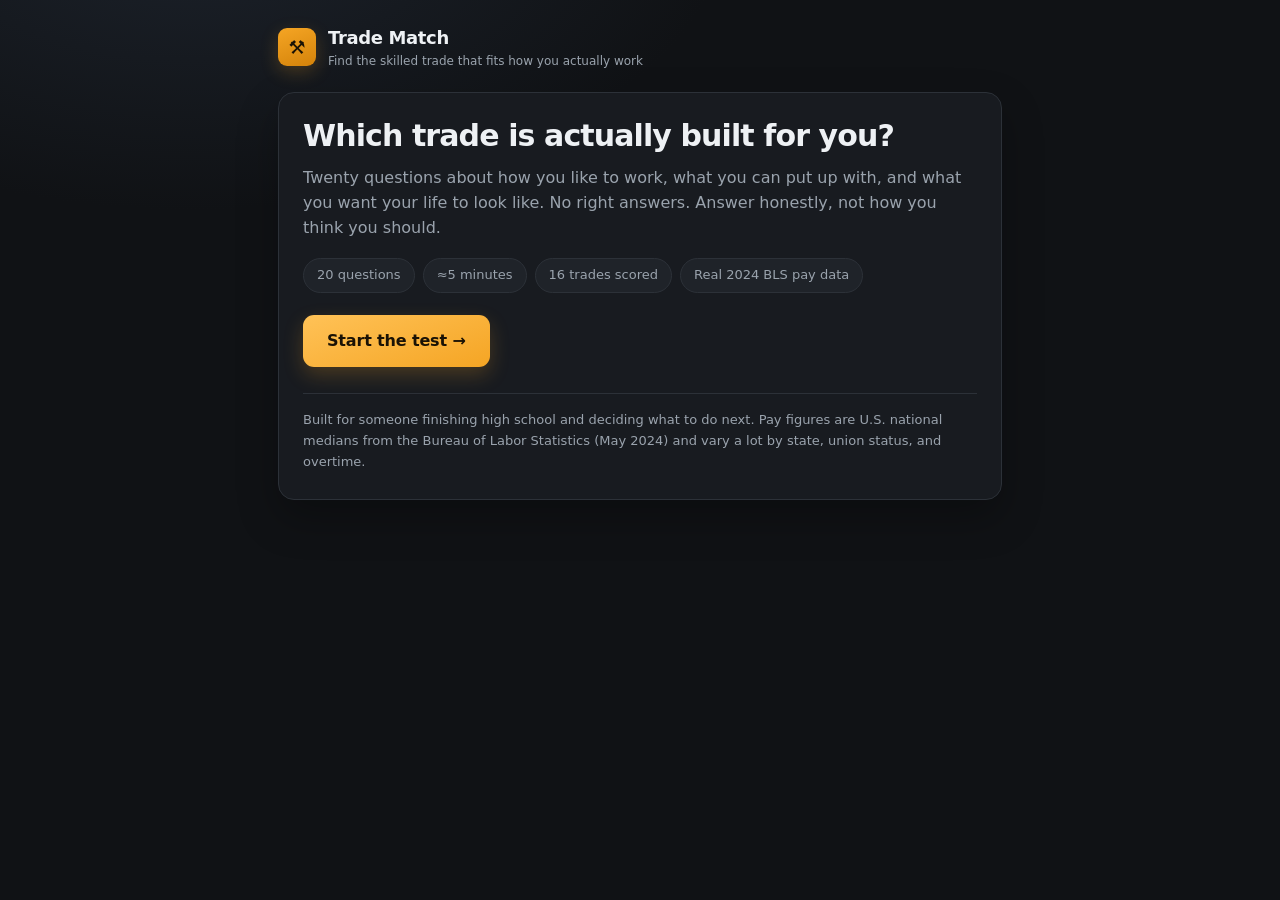
<file: original/trade-match.html>
<!DOCTYPE html>
<html lang="en">
<head>
<meta charset="utf-8">
<meta name="viewport" content="width=device-width, initial-scale=1">
<title>Trade Match: Which Skilled Trade Fits You?</title>
<style>
  :root{
    --bg:#101215;
    --panel:#181b20;
    --panel2:#1f2329;
    --line:#2c3138;
    --ink:#eef1f4;
    --dim:#9aa3ad;
    --amber:#f5a524;
    --amber2:#ffc257;
    --green:#4ec98a;
    --red:#e8705a;
  }
  *{box-sizing:border-box;-webkit-tap-highlight-color:transparent}
  html,body{margin:0;padding:0}
  body{
    background:
      radial-gradient(900px 500px at 15% -10%, #1c222b 0%, transparent 60%),
      var(--bg);
    color:var(--ink);
    font:16px/1.55 ui-sans-serif,system-ui,-apple-system,"Segoe UI",Roboto,Helvetica,Arial,sans-serif;
    min-height:100vh;
  }
  .wrap{max-width:760px;margin:0 auto;padding:24px 18px 80px}

  /* ---------- header ---------- */
  header.top{display:flex;align-items:center;gap:12px;margin-bottom:22px}
  .mark{
    width:38px;height:38px;flex:0 0 38px;border-radius:9px;
    background:linear-gradient(160deg,var(--amber),#d4830a);
    display:grid;place-items:center;color:#1a1205;font-weight:800;font-size:19px;
    box-shadow:0 6px 18px rgba(245,165,36,.22);
  }
  .brand{font-weight:750;letter-spacing:-.02em;font-size:18px}
  .brand small{display:block;font-weight:500;font-size:12px;color:var(--dim);letter-spacing:0}

  /* ---------- cards ---------- */
  .card{
    background:var(--panel);border:1px solid var(--line);border-radius:16px;
    padding:26px 24px;box-shadow:0 18px 40px rgba(0,0,0,.28);
  }
  h1{font-size:30px;line-height:1.15;letter-spacing:-.03em;margin:0 0 12px}
  h2{font-size:21px;letter-spacing:-.02em;margin:0 0 10px}
  p.lede{color:var(--dim);margin:0 0 18px}
  .meta{display:flex;flex-wrap:wrap;gap:8px;margin:18px 0 22px}
  .chip{
    background:var(--panel2);border:1px solid var(--line);border-radius:999px;
    padding:6px 13px;font-size:13px;color:var(--dim)
  }

  button{font:inherit;cursor:pointer}
  .btn{
    display:inline-flex;align-items:center;justify-content:center;gap:8px;
    background:linear-gradient(160deg,var(--amber2),var(--amber));
    color:#1a1205;border:0;border-radius:11px;padding:14px 24px;
    font-weight:700;font-size:16px;letter-spacing:-.01em;
    box-shadow:0 8px 20px rgba(245,165,36,.22);transition:transform .12s ease, filter .12s;
  }
  .btn:hover{filter:brightness(1.06)}
  .btn:active{transform:translateY(1px)}
  .btn.ghost{background:transparent;color:var(--dim);border:1px solid var(--line);box-shadow:none;font-weight:600}
  .btn.ghost:hover{color:var(--ink);border-color:#3c434c}
  .btn[disabled]{opacity:.35;cursor:not-allowed}

  /* ---------- progress ---------- */
  .prog{margin-bottom:20px}
  .prog .bar{height:6px;background:var(--panel2);border-radius:99px;overflow:hidden;border:1px solid var(--line)}
  .prog .fill{height:100%;width:0;background:linear-gradient(90deg,var(--amber),var(--amber2));transition:width .3s cubic-bezier(.4,0,.2,1)}
  .prog .lbl{display:flex;justify-content:space-between;font-size:12.5px;color:var(--dim);margin-bottom:7px;letter-spacing:.02em}

  /* ---------- question ---------- */
  .qnum{font-size:12.5px;color:var(--amber);font-weight:700;letter-spacing:.09em;text-transform:uppercase;margin-bottom:9px}
  .qtext{font-size:22px;line-height:1.3;letter-spacing:-.02em;font-weight:700;margin:0 0 18px}
  .opts{display:grid;gap:10px}
  .opt{
    display:flex;align-items:flex-start;gap:11px;width:100%;text-align:left;background:var(--panel2);
    border:1px solid var(--line);border-radius:12px;padding:15px 17px;
    color:var(--ink);font-size:15.5px;line-height:1.45;transition:all .13s ease;
  }
  .opt:hover{border-color:#4a525c;background:#242931;transform:translateX(2px)}
  .opt.sel{border-color:var(--amber);background:rgba(245,165,36,.10);box-shadow:inset 0 0 0 1px rgba(245,165,36,.35)}
  .opt .k{
    display:grid;place-items:center;width:22px;height:22px;flex:0 0 22px;border-radius:6px;
    background:#2b3138;color:var(--dim);font-size:12px;font-weight:700;margin-top:1px;
  }
  .opt .txt{flex:1}
  .opt.sel .k{background:var(--amber);color:#1a1205}
  .nav{display:flex;justify-content:space-between;align-items:center;margin-top:20px;gap:10px}

  /* ---------- results ---------- */
  .rank{
    background:var(--panel);border:1px solid var(--line);border-radius:16px;
    padding:22px;margin-bottom:14px;position:relative;overflow:hidden;
  }
  .rank.one{border-color:rgba(245,165,36,.5);box-shadow:0 0 0 1px rgba(245,165,36,.16),0 18px 40px rgba(0,0,0,.3)}
  .rank .badge{
    position:absolute;top:0;right:0;background:var(--panel2);border-left:1px solid var(--line);
    border-bottom:1px solid var(--line);border-radius:0 15px 0 12px;padding:7px 14px;
    font-size:12px;font-weight:700;color:var(--dim);letter-spacing:.06em
  }
  .rank.one .badge{background:linear-gradient(160deg,var(--amber2),var(--amber));color:#1a1205;border-color:transparent}
  .rank h3{margin:0 0 3px;font-size:23px;letter-spacing:-.025em}
  .rank .tag{color:var(--dim);font-size:14px;margin:0 0 15px}
  .fitline{display:flex;align-items:center;gap:11px;margin:0 0 16px}
  .fitbar{flex:1;height:7px;background:var(--panel2);border-radius:99px;overflow:hidden;border:1px solid var(--line)}
  .fitbar span{display:block;height:100%;background:linear-gradient(90deg,var(--amber),var(--amber2))}
  .fitpct{font-size:13px;font-weight:700;color:var(--amber);min-width:74px;text-align:right}
  .why{background:rgba(78,201,138,.07);border:1px solid rgba(78,201,138,.22);border-radius:10px;padding:12px 14px;font-size:14.5px;margin-bottom:15px}
  .why b{color:var(--green);font-weight:700}
  .facts{display:grid;grid-template-columns:1fr 1fr;gap:1px;background:var(--line);border:1px solid var(--line);border-radius:11px;overflow:hidden;margin-bottom:14px}
  .fact{background:var(--panel2);padding:12px 14px}
  .fact .l{font-size:11px;text-transform:uppercase;letter-spacing:.09em;color:var(--dim);margin-bottom:3px}
  .fact .v{font-size:15px;font-weight:650;letter-spacing:-.01em}
  .fact .v small{display:block;font-weight:400;font-size:12.5px;color:var(--dim);letter-spacing:0;margin-top:2px}
  .rowlist{display:grid;gap:11px;font-size:14.5px}
  .rowlist > div{display:grid;grid-template-columns:104px minmax(0,1fr);gap:12px;align-items:start}
  .rowlist .l{color:var(--dim);font-size:12px;text-transform:uppercase;letter-spacing:.07em;padding-top:3px}
  .warn{margin-top:13px;font-size:14px;color:#f0b8ab;background:rgba(232,112,90,.08);border:1px solid rgba(232,112,90,.22);border-radius:10px;padding:11px 13px}
  .warn b{color:var(--red)}

  details{border:1px solid var(--line);border-radius:13px;background:var(--panel);margin-top:8px}
  summary{padding:16px 20px;cursor:pointer;font-weight:650;list-style:none;display:flex;justify-content:space-between;align-items:center}
  summary::-webkit-details-marker{display:none}
  summary::after{content:"▾";color:var(--dim);transition:transform .2s}
  details[open] summary::after{transform:rotate(180deg)}
  .allrows{padding:0 20px 18px}
  .allrow{display:flex;align-items:center;gap:12px;padding:9px 0;border-top:1px solid var(--line);font-size:14.5px}
  .allrow .n{color:var(--dim);font-size:12.5px;width:22px;flex:0 0 22px}
  .allrow .nm{flex:1}
  .allrow .bb{width:88px;height:5px;background:var(--panel2);border-radius:99px;overflow:hidden;flex:0 0 88px}
  .allrow .bb span{display:block;height:100%;background:var(--dim)}
  .allrow .pp{width:42px;text-align:right;color:var(--dim);font-size:13px;flex:0 0 42px}

  .note{color:var(--dim);font-size:13px;line-height:1.6;margin-top:26px;border-top:1px solid var(--line);padding-top:16px}
  .note a{color:var(--amber);text-decoration:none}
  .note a:hover{text-decoration:underline}

  .hidden{display:none}

  /* ---------- print ---------- */
  @media print{
    body{background:#fff;color:#111}
    .card,.rank,details{background:#fff;border-color:#ccc;box-shadow:none;break-inside:avoid}
    .rank.one{box-shadow:none}
    .rank .badge{background:#eee;color:#111;border-color:#ccc}
    .fact{background:#fafafa}
    .facts{background:#ddd;border-color:#ddd}
    .why{background:#f3fbf6;border-color:#bfe6d0;color:#111}
    .warn{background:#fdf3f1;border-color:#ecc4bb;color:#111}
    .why b{color:#1d7a4c}.warn b{color:#b34a33}
    .tag,.fact .l,.rowlist .l,.fact .v small,.note,p.lede{color:#555}
    .fitpct{color:#a8720c}
    .fitbar{border-color:#ddd;background:#eee}
    .mark{box-shadow:none}
    #intro,#quiz,.nav,#again,#print{display:none !important}
    details{border:0}summary{display:none}
    .allrows{padding:0}
  }

  @media(max-width:560px){
    .allrow{font-size:13.5px;gap:8px}
    .allrow .bb{width:46px;flex:0 0 46px}
    .allrows{padding:0 14px 14px}
    h1{font-size:25px}
    .qtext{font-size:19px}
    .card{padding:20px 17px}
    .facts{grid-template-columns:1fr}
    .rowlist div{grid-template-columns:1fr;gap:1px}
    .nav .btn{padding:13px 18px;font-size:15px}
  }
</style>
</head>
<body>
<div class="wrap">

  <header class="top">
    <div class="mark">⚒</div>
    <div class="brand">Trade Match<small>Find the skilled trade that fits how you actually work</small></div>
  </header>

  <!-- ============ INTRO ============ -->
  <section id="intro" class="card">
    <h1>Which trade is actually built for you?</h1>
    <p class="lede">Twenty questions about how you like to work, what you can put up with, and what you want your life to look like. No right answers. Answer honestly, not how you think you should.</p>
    <div class="meta">
      <span class="chip">20 questions</span>
      <span class="chip">≈5 minutes</span>
      <span class="chip">16 trades scored</span>
      <span class="chip">Real 2024 BLS pay data</span>
    </div>
    <button class="btn" id="start">Start the test →</button>
    <div class="note">
      Built for someone finishing high school and deciding what to do next. Pay figures are U.S. national medians from the Bureau of Labor Statistics (May 2024) and vary a lot by state, union status, and overtime.
    </div>
  </section>

  <!-- ============ QUIZ ============ -->
  <section id="quiz" class="hidden">
    <div class="prog">
      <div class="lbl"><span id="plabel">Question 1 of 20</span><span id="ppct">0%</span></div>
      <div class="bar"><div class="fill" id="pfill"></div></div>
    </div>
    <div class="card">
      <div class="qnum" id="qnum">Question 1</div>
      <p class="qtext" id="qtext"></p>
      <div class="opts" id="opts"></div>
      <div class="nav">
        <button class="btn ghost" id="back">← Back</button>
        <button class="btn" id="next" disabled>Next →</button>
      </div>
    </div>
  </section>

  <!-- ============ RESULTS ============ -->
  <section id="results" class="hidden">
    <div class="card" style="margin-bottom:16px">
      <h2 id="verdict">Your top matches</h2>
      <p class="lede" id="profile"></p>
    </div>
    <div id="top3"></div>
    <details>
      <summary>See how all 16 trades scored</summary>
      <div class="allrows" id="allrows"></div>
    </details>
    <div style="display:flex;gap:10px;margin-top:18px;flex-wrap:wrap">
      <button class="btn ghost" id="again">Take it again</button>
      <button class="btn ghost" id="print">Print / save as PDF</button>
    </div>
    <div class="note">
      <b>What to do with this.</b> A quiz can't tell you what your life will feel like at 6am in February. Before you commit to anything: ask to shadow someone for a day, call the local union hall or an apprenticeship program and ask what their intake looks like, and search <em>"[your state] apprenticeship" + the trade</em>. Most of these pay you from day one. Pay figures: U.S. Bureau of Labor Statistics, Occupational Outlook Handbook, May 2024 wage data and 2024-34 projections.
    </div>
  </section>

</div>

<script>
/* ============================================================
   TRAITS
   outdoor  - wants to be outside vs indoors
   heights  - comfort working high up
   physical - wants hard physical labor
   precision- tolerance/detail obsession
   diagnose - enjoys troubleshooting puzzles
   machines - drawn to engines/equipment/machinery
   people   - customer & client contact
   travel   - variety of job sites / road work
   business - wants to own a business someday
   tech     - electronics, systems, controls, math
   grit     - tolerance for dirt, grime, tight nasty spaces
   routine  - wants a predictable repeatable day
   risk     - tolerance for genuine danger
   craft    - wants a visible finished thing they made
   team     - big crew vs solo
   ============================================================ */

const TRAITS = ["outdoor","heights","physical","precision","diagnose","machines","people","travel","business","tech","grit","routine","risk","craft","team"];

const QUESTIONS = [
{q:"It's 6:00 a.m. on your first real day. Which one gets you out of bed?",
 o:[
  {t:"A loaded work truck and three different addresses before lunch", w:{travel:3,people:2,diagnose:1}},
  {t:"The same shop, the same bench, the same machine, dialed in exactly how I like it", w:{routine:3,precision:2,outdoor:-2,team:-1}},
  {t:"A job site with a crane running and something huge going up", w:{outdoor:3,team:3,physical:2}},
  {t:"A plant floor where something is about to break and I'm the one who finds it", w:{diagnose:3,machines:3,routine:-2}}
 ]},

{q:"You're 80 feet up on a steel beam. The view is incredible. Your honest reaction?",
 o:[
  {t:"Best office in the world. Sign me up.", w:{heights:4,risk:2,outdoor:1}},
  {t:"Nervous at first, but I'd get used to it, especially for the money", w:{heights:2,risk:1}},
  {t:"I could do it if I had to, but I wouldn't pick it", w:{heights:-1}},
  {t:"Not a chance. I need the ground.", w:{heights:-4,risk:-1}}
 ]},

{q:"It's 19°F, the wind is cutting, and you're outside for the whole shift.",
 o:[
  {t:"Layer up and go. I'd rather freeze than sit under fluorescent lights.", w:{outdoor:4,grit:2,physical:1}},
  {t:"Not fun, but weather is part of the deal", w:{outdoor:2,grit:1}},
  {t:"I'd take mostly-indoor work with some outside days", w:{outdoor:-2}},
  {t:"Give me a roof and a thermostat", w:{outdoor:-4,grit:-1}}
 ]},

{q:"Which problem would you most enjoy chewing on for two hours?",
 o:[
  {t:"A circuit that won't energize, and tracing it back to one bad connection", w:{tech:3,diagnose:3,precision:1}},
  {t:"An engine running rough, and narrowing it down to one failing sensor", w:{machines:3,diagnose:3}},
  {t:"A part that has to be within a thousandth of an inch, and making it", w:{precision:4,routine:1,machines:1}},
  {t:"A rough opening that's out of square, and making the finished work look perfect anyway", w:{craft:4,precision:2}}
 ]},

{q:"How do you feel about ending the day filthy?",
 o:[
  {t:"Grease under the nails is proof I did something", w:{grit:4,physical:1}},
  {t:"Don't care, that's what a shower is for", w:{grit:2}},
  {t:"I'd rather stay reasonably clean", w:{grit:-2,precision:1}},
  {t:"Crawling through a crawlspace full of who-knows-what is a hard no", w:{grit:-4,precision:1}}
 ]},

{q:"You're in someone's house and they're standing there watching you work and asking questions.",
 o:[
  {t:"Great. I like people, and that's how you get repeat customers", w:{people:4,business:2}},
  {t:"Fine. I can explain what I'm doing without it bothering me.", w:{people:2}},
  {t:"I'd rather answer to a foreman than a homeowner", w:{people:-2,team:1}},
  {t:"Let me put my headphones in and just work", w:{people:-4,team:-1}}
 ]},

{q:"Ten years from now, the version of this that would feel like winning:",
 o:[
  {t:"My own name on the side of three trucks", w:{business:4,people:2}},
  {t:"Running the crew: foreman, then general foreman", w:{team:3,business:1,people:1}},
  {t:"Being the person everyone calls when nobody else can figure it out", w:{diagnose:3,precision:2,tech:1}},
  {t:"Solid union job, pension, home for dinner, no drama", w:{routine:3,business:-3,team:1}}
 ]},

{q:"Which high school class did you actually look forward to?",
 o:[
  {t:"Welding or metal shop", w:{precision:2,machines:2,craft:2,grit:1}},
  {t:"Electronics, computers, or anything with wiring", w:{tech:4,diagnose:1}},
  {t:"Woodshop or construction, building something real", w:{craft:4,physical:1}},
  {t:"Auto shop, tearing into an engine", w:{machines:4,diagnose:2,grit:1}}
 ]},

{q:"Math, honestly.",
 o:[
  {t:"I like it. Formulas, calculations, figuring loads. That's satisfying.", w:{tech:3,precision:2}},
  {t:"I'm good with measurements, angles, and layout", w:{craft:2,precision:2}},
  {t:"Basic math is fine, I just don't want a textbook", w:{}},
  {t:"I'd like to do as little of it as possible", w:{tech:-3,precision:-2,physical:1}}
 ]},

{q:"How much do you want the work to physically wear on you?",
 o:[
  {t:"I want to be tired and strong at the end of the day", w:{physical:4,grit:1}},
  {t:"Some real lifting and moving is good", w:{physical:2}},
  {t:"Moderate. On my feet, but not breaking my back.", w:{physical:-1}},
  {t:"I want my knees and shoulders working at 55", w:{physical:-3,tech:2,precision:1}}
 ]},

{q:"Same job site for eight straight months, or three different jobs a day?",
 o:[
  {t:"Three a day. New problem every time.", w:{travel:4,people:2,routine:-2}},
  {t:"Lean toward variety", w:{travel:2}},
  {t:"Lean toward one long project", w:{travel:-2,team:1}},
  {t:"One big build, start to finish, watching it go up", w:{travel:-3,team:2,craft:2}}
 ]},

{q:"Real danger: high voltage, heavy steel, working over open air.",
 o:[
  {t:"Respect it, don't fear it. That's what training and procedure are for.", w:{risk:4,heights:1}},
  {t:"I'm fine with risk when I'm properly trained", w:{risk:2}},
  {t:"I'd prefer the lower-risk version of the job", w:{risk:-2}},
  {t:"Coming home in one piece is my number one factor", w:{risk:-4}}
 ]},

{q:"At the end of it, what do you want to be able to point at?",
 o:[
  {t:"A building I helped put up", w:{craft:2,team:2,physical:2,outdoor:1}},
  {t:"A machine I brought back to life", w:{machines:4,diagnose:2}},
  {t:"A part I cut out of a solid block of metal", w:{precision:4,craft:2,machines:1}},
  {t:"A system nobody notices, because I made sure it never fails", w:{tech:3,routine:2,diagnose:1}}
 ]},

{q:"Travel work: weeks away from home, but the money is significantly better.",
 o:[
  {t:"Take the money. I'm young and I can go anywhere.", w:{travel:4,risk:1,routine:-2}},
  {t:"Now and then, sure", w:{travel:2}},
  {t:"I'd rather stay within driving distance", w:{travel:-2}},
  {t:"Home every night matters more than the paycheck", w:{travel:-4,routine:2}}
 ]},

{q:"Who's around you while you work?",
 o:[
  {t:"Nobody. Me, my tools, my pace.", w:{team:-4,people:-1}},
  {t:"Mostly me, with a partner sometimes", w:{team:-2}},
  {t:"A tight crew of two or three", w:{team:2}},
  {t:"A big crew, everybody moving, lots of coordination", w:{team:4,people:1}}
 ]},

{q:"Which of these would you actually enjoy learning inside and out?",
 o:[
  {t:"How electricity moves through a building, and every code rule that governs it", w:{tech:4,precision:2,diagnose:1}},
  {t:"How water, gas, waste, and drainage systems really work", w:{diagnose:2,grit:3,people:1,physical:1}},
  {t:"How heating, cooling, and refrigeration equipment works and why it fails", w:{tech:2,diagnose:3,machines:1,people:1}},
  {t:"How metal behaves when you heat it, cut it, and join it", w:{precision:3,machines:2,craft:2}}
 ]},

{q:"Which tool would you most want to genuinely master?",
 o:[
  {t:"A multimeter, reading what's happening inside a system", w:{tech:4,diagnose:3}},
  {t:"A TIG torch, laying a bead so clean it looks machined", w:{precision:4,craft:2,machines:1}},
  {t:"An excavator or a crane, moving something enormous by feel", w:{machines:2,outdoor:3,team:1,physical:-1}},
  {t:"A framing nailer and a saw, turning lumber into structure", w:{craft:4,physical:2,outdoor:1}}
 ]},

{q:"Be honest about detail.",
 o:[
  {t:"I notice tiny mistakes other people walk right past", w:{precision:4}},
  {t:"I'm pretty detail-oriented when it matters", w:{precision:2}},
  {t:"I care more about getting it done and done solid", w:{precision:-1,physical:2}},
  {t:"Big picture and speed. Perfect is the enemy of finished.", w:{precision:-3,physical:2,team:1}}
 ]},

{q:"Predictable days or unpredictable ones?",
 o:[
  {t:"No two days alike. Boredom is the actual enemy.", w:{routine:-4,diagnose:2,travel:1}},
  {t:"Some variety keeps it interesting", w:{routine:-2}},
  {t:"Mostly predictable with occasional curveballs", w:{routine:2}},
  {t:"Same process, done right, every single time", w:{routine:4,precision:2}}
 ]},

{q:"What would actually make you quit a job?",
 o:[
  {t:"Being bored out of my mind", w:{routine:-3,diagnose:2}},
  {t:"Watching my body break down before I'm 40", w:{physical:-3,tech:2}},
  {t:"Being stuck inside under a ceiling all day", w:{outdoor:4}},
  {t:"No clear path to making more money", w:{business:4,travel:1}}
 ]}
];

/* ============================================================
   TRADE PROFILES  (0-10 on each trait; 5 = neutral)
   ============================================================ */
const TRADES = [
{
 id:"electrician", name:"Electrician", tag:"Power, controls, and code: the trade with the widest ceiling",
 p:{outdoor:5,heights:6,physical:5,precision:7,diagnose:9,machines:5,people:6,travel:6,business:7,tech:9,grit:5,routine:5,risk:6,craft:6,team:6},
 pay:"$62,350", top:"$106,030", outlook:"9% growth through 2034, much faster than average",
 path:"High school diploma, then a 4-5 year apprenticeship. You're paid from day one and your wage steps up roughly every six months. Union (IBEW/JATC) or a non-union contractor program.",
 day:"Pulling and terminating wire, reading prints, bending conduit, troubleshooting circuits that don't work. Resi, commercial, and industrial are three very different lives, and industrial and controls work pays the most.",
 body:"Moderate. Ladders, kneeling, overhead work, some heavy pulls. Easier on the body than most trades.",
 watch:"The apprenticeship is genuinely competitive and there's real classroom work and code study. If you hate studying, this one will grind you."
},
{
 id:"plumber", name:"Plumber / Pipefitter", tag:"Systems everyone needs and nobody else wants to touch",
 p:{outdoor:5,heights:4,physical:7,precision:6,diagnose:8,machines:5,people:7,travel:7,business:8,tech:5,grit:9,routine:4,risk:4,craft:6,team:5},
 pay:"$62,970", top:"$105,150", outlook:"4% growth through 2034, about average",
 path:"4- or 5-year paid apprenticeship. Most states require a license, which means logged hours plus an exam. Pipefitting and steamfitting are the higher-paid industrial cousins.",
 day:"Rough-in on new construction, service calls on old houses, drain and gas work, reading plans, sweating and pressing pipe. Service plumbers who are good with people make very good money.",
 body:"Hard. Crawlspaces, trenches, awkward positions, heavy cast iron. Real wear over decades.",
 watch:"Yes, the gross stuff is real. Also: this is one of the easiest trades to eventually run as your own business, which is where the big money actually is."
},
{
 id:"hvac", name:"HVAC / Refrigeration Tech", tag:"Diagnostics, electronics, and constant customer contact",
 p:{outdoor:6,heights:5,physical:6,precision:6,diagnose:9,machines:7,people:8,travel:8,business:8,tech:8,grit:7,routine:4,risk:4,craft:4,team:4},
 pay:"$59,810", top:"$91,020", outlook:"8% growth through 2034, much faster than average",
 path:"Fastest entry on this list: a 6-month to 2-year trade school program plus EPA 608 certification, or an apprenticeship. You can be earning inside a year.",
 day:"Service calls all day: diagnosing why a system isn't cooling, charging refrigerant, replacing compressors and boards, installing new equipment. Heavy on electrical troubleshooting.",
 body:"Moderate to hard. Attics in July, roofs, crawlspaces, hauling equipment. The seasons are brutal at both ends.",
 watch:"Commercial refrigeration and controls pay far better than residential change-outs. Aim there. Summer overtime is enormous; winter can be slow in some markets."
},
{
 id:"welder", name:"Welder / Fabricator", tag:"A skill you own, that travels anywhere",
 p:{outdoor:6,heights:6,physical:6,precision:9,diagnose:5,machines:7,people:3,travel:7,business:6,tech:5,grit:8,routine:6,risk:6,craft:8,team:4},
 pay:"$51,000", top:"$75,850", outlook:"2% growth through 2034, slower than average",
 path:"Technical school (6-18 months) plus on-the-job training. What actually matters is certifications: 6G pipe, structural, TIG on exotic alloys. Certs are the whole ballgame.",
 day:"Reading a print, fitting up, and laying beads that will be X-rayed. Shop fabrication is steady and indoors; field, pipeline, and rig welding is where the huge paychecks are.",
 body:"Moderate to hard. Long periods in fixed positions, heat, heavy plate. Eye and lung protection is not optional.",
 watch:"The median is deceptive. A certified pipe welder willing to travel makes multiples of it; a production welder in a shop plateaus fast. Your income here is a direct function of your certs and your willingness to go where the work is."
},
{
 id:"carpenter", name:"Carpenter", tag:"The most visible, most tangible thing you can build",
 p:{outdoor:7,heights:6,physical:8,precision:7,diagnose:5,machines:5,people:6,travel:6,business:8,tech:4,grit:6,routine:4,risk:5,craft:10,team:6},
 pay:"$59,310", top:"$98,370", outlook:"4% growth through 2034, about average",
 path:"Apprenticeship (union carpenters' council or a contractor), or start as a laborer and learn. Easiest trade to get a first job in; hardest to get truly good at.",
 day:"Framing, forms, layout, finish work, trim, cabinets. Rough carpentry is speed and structure; finish carpentry is patience and a sixteenth of an inch.",
 body:"Hard. Constant lifting, climbing, kneeling, and weather.",
 watch:"Also one of the easiest trades to start your own business in, and one of the easiest to underprice yourself into the ground. Learn the business side early."
},
{
 id:"lineman", name:"Power Lineman", tag:"Top pay, top risk, outside no matter what the sky is doing",
 p:{outdoor:10,heights:10,physical:9,precision:6,diagnose:7,machines:6,people:3,travel:8,business:3,tech:7,grit:9,routine:3,risk:10,craft:4,team:8},
 pay:"$92,560", top:"$126,610", outlook:"7% growth through 2034, much faster than average",
 path:"High school diploma plus a utility or IBEW apprenticeship up to 3 years. Many start with a 15-week lineman school to get hired as a groundman. Extremely competitive intake.",
 day:"Climbing poles and working out of buckets on energized distribution lines. Storm season means being called out at 2 a.m. and working 16-hour days for two weeks straight.",
 body:"Very demanding. Climbing with heavy gear, all weather, all hours.",
 watch:"This is the most genuinely dangerous job on this list. Energized high voltage does not give you a second chance. The pay reflects that, and so does the overtime, since many linemen clear well past six figures. Storm work will own your calendar."
},
{
 id:"elevator", name:"Elevator Installer / Repairer", tag:"The highest-paid trade in America, and the hardest to get into",
 p:{outdoor:3,heights:9,physical:6,precision:9,diagnose:9,machines:8,people:4,travel:5,business:3,tech:9,grit:5,routine:6,risk:7,craft:5,team:6},
 pay:"$106,580", top:"$149,250", outlook:"5% growth through 2034, faster than average",
 path:"4-year IUEC apprenticeship. Applications open on limited windows, there's an aptitude test and interview, and thousands apply for a handful of slots. Worth applying every single cycle.",
 day:"Installing and maintaining elevators and escalators: mechanical assembly, hydraulics, and increasingly a lot of electronic controls and software diagnostics. Mostly maintenance and modernization after the install boom.",
 body:"Moderate. Hoistways, confined spaces, and heights, but not a body-destroyer.",
 watch:"The barrier to entry is the whole story. If you can get in, you have arguably the best trade job in the country. Apply young, keep applying, and take any related experience in the meantime."
},
{
 id:"diesel", name:"Diesel / Heavy Equipment Technician", tag:"Big engines, big systems, constant diagnostics",
 p:{outdoor:5,heights:3,physical:7,precision:6,diagnose:9,machines:10,people:4,travel:4,business:6,tech:7,grit:10,routine:5,risk:4,craft:4,team:4},
 pay:"$60,640", top:"$85,980", outlook:"2% growth through 2034, slower than average",
 path:"High school diploma plus on-the-job training; a 1-2 year diesel program gets you hired faster and higher. Manufacturer certifications (Cat, Cummins, Detroit) raise your pay directly.",
 day:"Diagnosing and rebuilding engines, transmissions, hydraulics, and emissions systems on trucks and heavy equipment. Laptop diagnostics is now half the job.",
 body:"Hard on the hands and back. Heavy components, awkward reaches, and permanent grease.",
 watch:"Where you work changes everything: dealership, fleet, mining, or field service. Field service techs and mining techs earn far more than the median. Tool costs are real, so budget for them."
},
{
 id:"auto", name:"Automotive Technician", tag:"Fast entry, computer-heavy, pay depends entirely on where you land",
 p:{outdoor:3,heights:2,physical:5,precision:6,diagnose:9,machines:10,people:6,travel:2,business:7,tech:7,grit:9,routine:5,risk:3,craft:4,team:4},
 pay:"$49,670", top:"$80,850", outlook:"4% growth through 2034, about average",
 path:"A postsecondary auto tech program (often under 2 years), then on-the-job training. ASE certifications are the currency. Manufacturer training (BMW, Toyota, Tesla) raises your ceiling a lot.",
 day:"Diagnostics, repairs, and maintenance, increasingly electrical and software work rather than purely mechanical. Most shops pay flat rate, meaning you're paid per job, not per hour.",
 body:"Moderate. Standing all day, awkward positions, some heavy lifting.",
 watch:"The honest downside: it's the lowest median on this list, you buy your own tools (thousands of dollars), and flat rate punishes you on slow weeks. The honest upside: master techs at good dealerships and EV specialists do very well."
},
{
 id:"machinist", name:"CNC Machinist / Tool & Die", tag:"Indoor, clean-ish, and obsessively precise",
 p:{outdoor:1,heights:1,physical:3,precision:10,diagnose:6,machines:8,people:3,travel:2,business:5,tech:8,grit:5,routine:9,risk:2,craft:7,team:3},
 pay:"$57,700", top:"$78,760 (machinists) / $87,660 (tool & die)", outlook:"-2% through 2034, slight decline",
 path:"High school diploma plus on-the-job training, a machining certificate, or a multi-year apprenticeship. Tool and die is the higher-skill, higher-paid branch.",
 day:"Reading blueprints, setting up and programming CNC mills and lathes, holding tolerances measured in ten-thousandths, inspecting your own work. Aerospace and medical shops are the premium end.",
 body:"Easy on the body compared to the rest of this list. Standing, but climate-controlled and indoors.",
 watch:"Employment is projected to shrink slightly as automation spreads, but the people who program and set up the machines are the ones automation needs. Learn CAM programming, not just button-pushing."
},
{
 id:"operator", name:"Heavy Equipment Operator", tag:"Outdoors, seated, moving enormous things by feel",
 p:{outdoor:10,heights:3,physical:3,precision:6,diagnose:3,machines:9,people:3,travel:7,business:5,tech:3,grit:6,routine:6,risk:5,craft:5,team:6},
 pay:"$58,320", top:"$99,930", outlook:"4% growth through 2034, about average",
 path:"On-the-job training, a vocational program, or a 3-4 year apprenticeship (Operating Engineers). Many start as laborers or oilers and move into the seat.",
 day:"Running excavators, dozers, loaders, graders, and cranes. Grading to a print, digging to depth, feeding a crew. Crane operators are a separate certified track with much higher pay.",
 body:"Lighter than most trades once you're in the seat, but seat time is hard on your back, and you'll still be greasing and maintaining the machine.",
 watch:"Work is seasonal and weather-dependent in a lot of the country. Get certified on a crane if you want the top of this range."
},
{
 id:"mason", name:"Mason / Bricklayer", tag:"Pure craft, pure labor, permanent results",
 p:{outdoor:9,heights:5,physical:10,precision:7,diagnose:2,machines:2,people:5,travel:6,business:7,tech:2,grit:8,routine:6,risk:4,craft:9,team:6},
 pay:"$56,600 (brickmasons $60,800)", top:"$90,120", outlook:"2% growth through 2034, slower than average",
 path:"Apprenticeship or start as a mason tender (mixing mud, hauling block) and work up. Entry is easy; skill takes years.",
 day:"Laying brick, block, and stone to line and level. Restoration work on old buildings is a specialized, well-paid niche.",
 body:"The hardest physical job on this list. Thousands of pounds of material through your hands every day, in the sun.",
 watch:"Fewer young people enter masonry every year, which makes skilled masons valuable and makes owning a masonry business realistic. But be clear-eyed: this trade asks the most from your body."
},
{
 id:"ironworker", name:"Ironworker", tag:"Steel, heights, and the crew that raises the skyline",
 p:{outdoor:10,heights:10,physical:10,precision:5,diagnose:3,machines:4,people:3,travel:9,business:3,tech:3,grit:9,routine:4,risk:10,craft:6,team:9},
 pay:"$61,940 (structural $62,700)", top:"$107,520", outlook:"4% growth through 2034, about average",
 path:"3- or 4-year paid apprenticeship: 144 classroom hours plus 2,000 hours of paid work per year. Ironworkers Local halls are the main door in.",
 day:"Connecting structural steel, tying rebar, rigging loads, welding and bolting up. Structural, reinforcing, and ornamental are three different tracks.",
 body:"Brutally demanding. Heavy steel, heights, cold, and constant movement.",
 watch:"One of the most dangerous trades, and the work follows big projects, so expect travel and expect layoffs between jobs. The camaraderie is legendary and the pride is real."
},
{
 id:"millwright", name:"Industrial Maintenance Tech / Millwright", tag:"Keeping entire plants running, and the fastest-growing trade here",
 p:{outdoor:3,heights:5,physical:6,precision:8,diagnose:10,machines:10,people:4,travel:3,business:4,tech:8,grit:8,routine:4,risk:5,craft:5,team:5},
 pay:"$63,510 (millwrights $65,170)", top:"$91,620", outlook:"13% growth through 2034, much faster than average",
 path:"Industrial maintenance techs need a year or more of on-the-job training and often a 1-2 year technical program; millwrights typically do a 3-4 year apprenticeship.",
 day:"Diagnosing and repairing production machinery, motors, hydraulics, pneumatics, conveyors, and increasingly PLCs and automation. When the line is down, the whole plant is waiting on you.",
 body:"Moderate to hard. Indoors, but hot, loud, dirty, and often on your back under a machine.",
 watch:"The best-kept secret on this list. 13% projected growth is the highest here, because every automated factory needs someone who can fix the robots. Learn PLCs and you become very hard to replace."
},
{
 id:"aircraft", name:"Aircraft Mechanic (A&P)", tag:"Highest-paid technician work, with zero tolerance for shortcuts",
 p:{outdoor:4,heights:4,physical:5,precision:10,diagnose:9,machines:9,people:3,travel:3,business:3,tech:9,grit:6,routine:8,risk:4,craft:6,team:6},
 pay:"$79,140 (aircraft mechanics $78,680)", top:"$120,080", outlook:"5% growth through 2034, faster than average",
 path:"An FAA-approved Part 147 school (typically 18-24 months) to earn your Airframe & Powerplant certificate. Military aviation experience is another route.",
 day:"Inspecting, troubleshooting, and repairing aircraft systems to FAA standards, with documentation for every single thing you touch. Airlines, corporate aviation, and MRO shops.",
 body:"Moderate. Hangar work, ladders and stands, confined spaces in fuselages.",
 watch:"Paperwork and procedure are as much the job as wrenching, and there is no 'good enough.' If that discipline appeals to you, it's one of the best-paid technical trades in the country. Airline seniority also brings flight benefits."
},
{
 id:"sheetmetal", name:"Sheet Metal Worker", tag:"Layout, fabrication, and install: an underrated union trade",
 p:{outdoor:5,heights:6,physical:6,precision:9,diagnose:4,machines:6,people:4,travel:6,business:6,tech:5,grit:5,routine:6,risk:5,craft:7,team:6},
 pay:"$60,850", top:"$102,680", outlook:"2% growth through 2034, slower than average",
 path:"4- or 5-year apprenticeship, most commonly through SMART (the sheet metal union). Paid from day one with strong benefits.",
 day:"Fabricating and installing ductwork, architectural metal, roofing, and industrial sheet metal. Half shop fabrication, half field install. Heavy on layout math and reading prints.",
 body:"Moderate to hard. Overhead install work, ladders, lifts, and sharp edges everywhere.",
 watch:"Less known than electrical or plumbing, which means less competition for apprenticeships. Testing-and-balancing and architectural metal specialists earn well above the median."
}
];

/* ============================================================
   ENGINE
   ============================================================ */
const $ = id => document.getElementById(id);
let idx = 0;
const answers = new Array(QUESTIONS.length).fill(null);

// max possible absolute score per trait (for normalizing the user vector)
const MAXT = {};
TRAITS.forEach(t => {
  let m = 0;
  QUESTIONS.forEach(q => {
    let best = 0;
    q.o.forEach(o => { best = Math.max(best, Math.abs(o.w[t] || 0)); });
    m += best;
  });
  MAXT[t] = m || 1;
});

// Trades are scored against how far they sit from the AVERAGE trade on each
// trait, not from a fixed midpoint. Without this, "moderate on everything"
// trades win almost every quiz and the distinctive ones never surface.
const MU = {}, SD = {};
TRAITS.forEach(t => {
  const v = TRADES.map(x => x.p[t]);
  const m = v.reduce((a,b)=>a+b,0) / v.length;
  MU[t] = m;
  SD[t] = Math.sqrt(v.reduce((a,b)=>a+(b-m)*(b-m),0)/v.length) || 1;
});
const cval = (tr,t) => (tr.p[t] - MU[t]) / SD[t] / 2;

function render(){
  const q = QUESTIONS[idx];
  $("qnum").textContent = "Question " + (idx+1);
  $("qtext").textContent = q.q;
  $("plabel").textContent = "Question " + (idx+1) + " of " + QUESTIONS.length;
  const pct = Math.round((idx)/QUESTIONS.length*100);
  $("ppct").textContent = pct + "%";
  $("pfill").style.width = pct + "%";

  const box = $("opts");
  box.innerHTML = "";
  q.o.forEach((o,i) => {
    const b = document.createElement("button");
    b.className = "opt" + (answers[idx]===i ? " sel" : "");
    b.innerHTML = '<span class="k">'+"ABCD"[i]+'</span><span class="txt">' + o.t + '</span>';
    b.onclick = () => {
      answers[idx] = i;
      render();
      setTimeout(advance, 190);
    };
    box.appendChild(b);
  });

  $("back").disabled = idx === 0;
  $("next").disabled = answers[idx] === null;
  $("next").textContent = idx === QUESTIONS.length-1 ? "See my results →" : "Next →";
  window.scrollTo({top:0,behavior:"smooth"});
}

function advance(){
  if (answers[idx] === null) return;
  if (idx < QUESTIONS.length-1){ idx++; render(); }
  else finish();
}

function computeTraits(){
  const u = {}; TRAITS.forEach(t => u[t]=0);
  QUESTIONS.forEach((q,i) => {
    const a = answers[i];
    if (a === null) return;
    const w = q.o[a].w;
    for (const k in w) u[k] += w[k];
  });
  const n = {};
  TRAITS.forEach(t => { n[t] = Math.max(-1, Math.min(1, u[t]/MAXT[t])); });
  return {raw:u, norm:n};
}

function scoreTrades(n){
  return TRADES.map(tr => {
    let dot = 0, mag = 0;
    TRAITS.forEach(t => {
      const c = cval(tr,t);
      dot += n[t] * c;
      mag += Math.abs(c);
    });
    const ratio = dot / (mag || 1);                       // -1..1
    const pct = Math.max(5, Math.min(98, 50 + 62 * ratio));
    return {tr, pct, ratio};
  }).sort((a,b) => b.pct - a.pct);
}

// which traits of the user most drove this match
function reason(tr, n){
  const LABEL = {
    outdoor:"you want to be outside", heights:"heights don't scare you", physical:"you want physical work",
    precision:"you're precise and detail-driven", diagnose:"you like troubleshooting puzzles",
    machines:"you're drawn to machines and engines", people:"you're good with people",
    travel:"you want variety and movement", business:"you want to own something someday",
    tech:"you like systems, electronics, and math", grit:"dirty and awkward work doesn't bother you",
    routine:"you want a consistent, repeatable day", risk:"you can handle real risk",
    craft:"you want to point at something you built", team:"you want to work as part of a crew"
  };
  const NEG = {
    outdoor:"you'd rather work indoors", heights:"you want your feet on the ground",
    physical:"you want to protect your body long-term", precision:"you value speed over perfection",
    diagnose:"you'd rather build than diagnose", machines:"machines aren't your draw",
    people:"you'd rather not deal with customers", travel:"you want to be home every night",
    business:"you want a steady job, not a business", tech:"you'd rather use your hands than a calculator",
    grit:"you'd rather stay clean", routine:"you'd go crazy doing the same thing daily",
    risk:"safety is a priority for you", craft:"the finished object isn't the point for you",
    team:"you'd rather work on your own"
  };
  const contrib = TRAITS.map(t => {
    const c = cval(tr,t);
    return {t, v: n[t]*c, pos: n[t] >= 0};
  }).filter(x => x.v > 0.05).sort((a,b) => b.v - a.v).slice(0,3);
  if (!contrib.length) return "This one lines up with your overall profile more than the rest.";
  const parts = contrib.map(x => x.pos ? LABEL[x.t] : NEG[x.t]);
  return "Matched because " + parts.slice(0,-1).join(", ") + (parts.length>1 ? ", and " : "") + parts[parts.length-1] + ".";
}

function profileLine(n){
  const strong = TRAITS.map(t => ({t, v:n[t]})).sort((a,b)=>Math.abs(b.v)-Math.abs(a.v)).slice(0,4);
  const say = {
    outdoor:[ "outdoors", "indoors" ], heights:[ "comfortable at height", "ground-level" ],
    physical:[ "physically demanding", "easier on the body" ], precision:[ "precision-focused", "speed-focused" ],
    diagnose:[ "diagnostic", "hands-on-building" ], machines:[ "machine-driven", "not machine-focused" ],
    people:[ "people-facing", "heads-down" ], travel:[ "always-moving", "stay-local" ],
    business:[ "entrepreneurial", "steady-employment" ], tech:[ "technical and systems-minded", "low-tech" ],
    grit:[ "unbothered by mess", "clean-environment" ], routine:[ "consistent and structured", "never-the-same-twice" ],
    risk:[ "risk-tolerant", "safety-first" ], craft:[ "craft-driven", "function-over-finish" ],
    team:[ "crew-oriented", "independent" ]
  };
  const words = strong.map(s => say[s.t][s.v >= 0 ? 0 : 1]);
  return "Your profile reads as " + words.slice(0,-1).join(", ") + ", and " + words[words.length-1] + ". Here's what that points at.";
}

function finish(){
  const {norm} = computeTraits();
  const ranked = scoreTrades(norm);

  $("pfill").style.width = "100%";
  $("quiz").classList.add("hidden");
  $("results").classList.remove("hidden");

  $("verdict").textContent = "Your top match: " + ranked[0].tr.name;
  let line = profileLine(norm);
  if (ranked[0].pct < 63){
    line += " Heads up: your answers didn't lean hard in any one direction, so these three are close. That's not a bad sign. It means several of these could work, and shadowing a day on each will tell you more than any quiz can.";
  }
  $("profile").textContent = line;

  const ORD = ["Best fit","2nd","3rd"];
  $("top3").innerHTML = ranked.slice(0,3).map((r,i) => {
    const t = r.tr;
    const pct = Math.round(r.pct);
    return `
    <div class="rank ${i===0?"one":""}">
      <div class="badge">${ORD[i]}</div>
      <h3>${t.name}</h3>
      <p class="tag">${t.tag}</p>
      <div class="fitline">
        <div class="fitbar"><span style="width:${pct}%"></span></div>
        <div class="fitpct">${pct}% fit</div>
      </div>
      <div class="why"><b>Why:</b> ${reason(t, norm)}</div>
      <div class="facts">
        <div class="fact"><div class="l">Median pay</div><div class="v">${t.pay}<small>U.S. median, BLS May 2024</small></div></div>
        <div class="fact"><div class="l">Top 10% earn more than</div><div class="v">${t.top}<small>before overtime</small></div></div>
      </div>
      <div class="rowlist">
        <div><div class="l">Way in</div><div>${t.path}</div></div>
        <div><div class="l">Day to day</div><div>${t.day}</div></div>
        <div><div class="l">On your body</div><div>${t.body}</div></div>
        <div><div class="l">Outlook</div><div>${t.outlook}</div></div>
      </div>
      <div class="warn"><b>Before you commit:</b> ${t.watch}</div>
    </div>`;
  }).join("");

  const max = ranked[0].pct || 1;
  $("allrows").innerHTML = ranked.map((r,i) => {
    const pct = Math.round(r.pct);
    return `<div class="allrow">
      <div class="n">${i+1}</div>
      <div class="nm">${r.tr.name}</div>
      <div class="bb"><span style="width:${Math.round(pct/max*100)}%"></span></div>
      <div class="pp">${pct}%</div>
    </div>`;
  }).join("");

  window.scrollTo({top:0,behavior:"smooth"});
}

$("start").onclick = () => {
  $("intro").classList.add("hidden");
  $("quiz").classList.remove("hidden");
  render();
};
$("next").onclick = advance;
$("back").onclick = () => { if (idx>0){ idx--; render(); } };
$("again").onclick = () => {
  idx = 0; answers.fill(null);
  $("results").classList.add("hidden");
  $("intro").classList.remove("hidden");
  window.scrollTo({top:0,behavior:"smooth"});
};
$("print").onclick = () => window.print();

// keyboard: A/B/C/D and 1-4
document.addEventListener("keydown", e => {
  if ($("quiz").classList.contains("hidden")) return;
  const map = {a:0,b:1,c:2,d:3,"1":0,"2":1,"3":2,"4":3};
  const k = e.key.toLowerCase();
  if (k in map && map[k] < QUESTIONS[idx].o.length){
    answers[idx] = map[k]; render(); setTimeout(advance,190);
  }
  if (e.key === "ArrowRight") advance();
  if (e.key === "ArrowLeft" && idx>0){ idx--; render(); }
});
</script>
</body>
</html>
</file>
